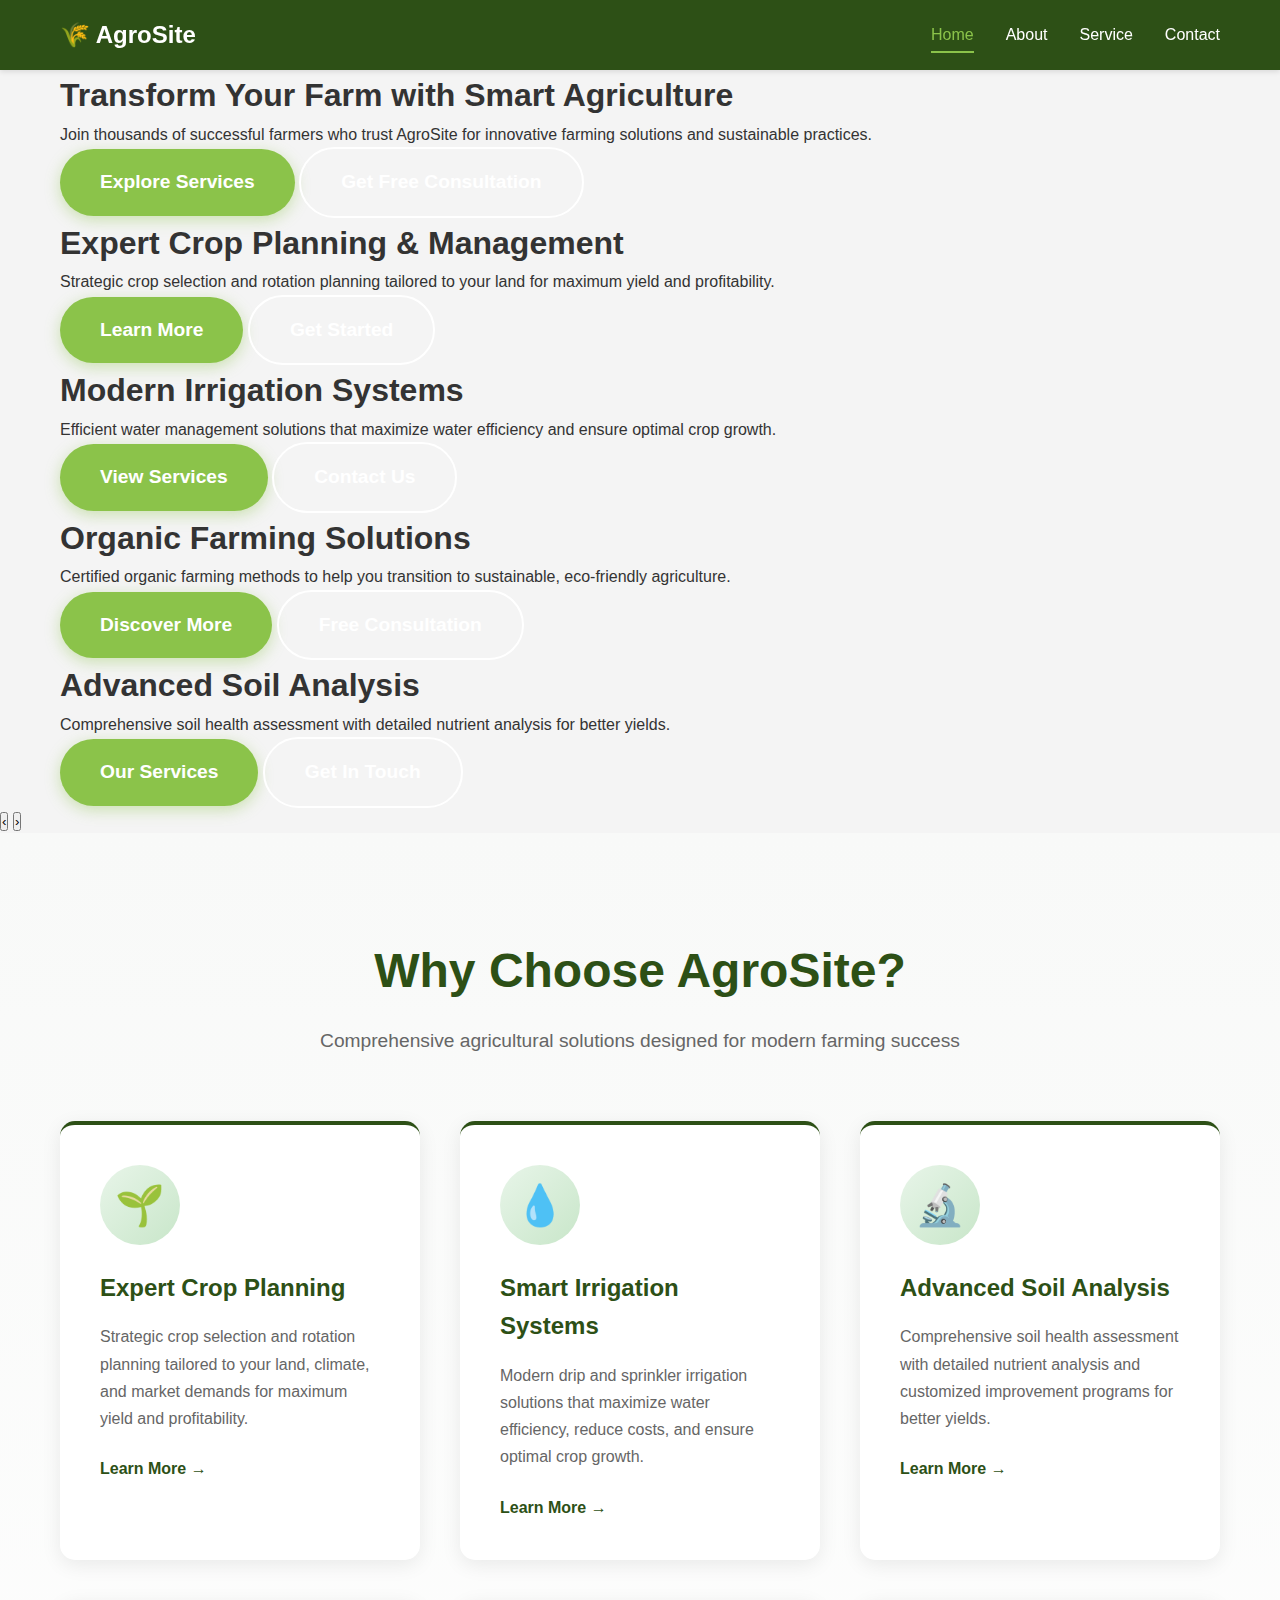
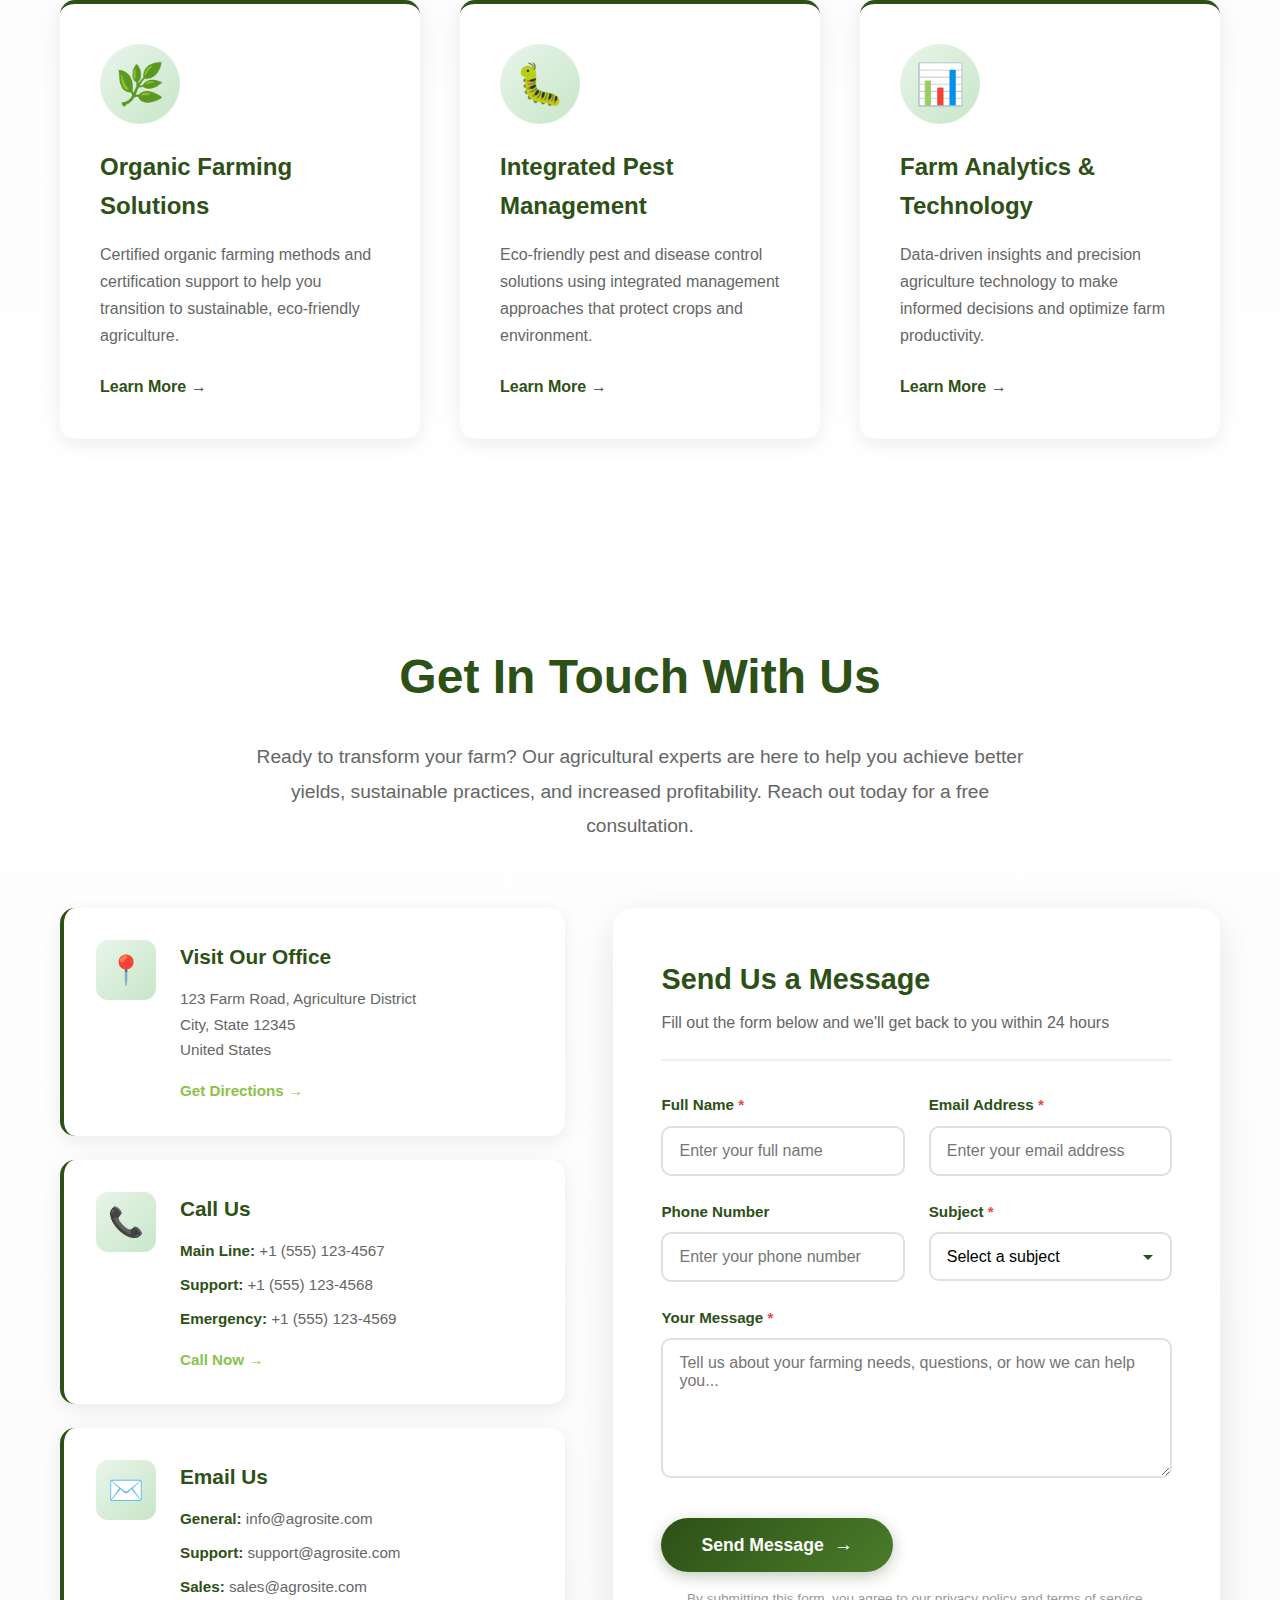
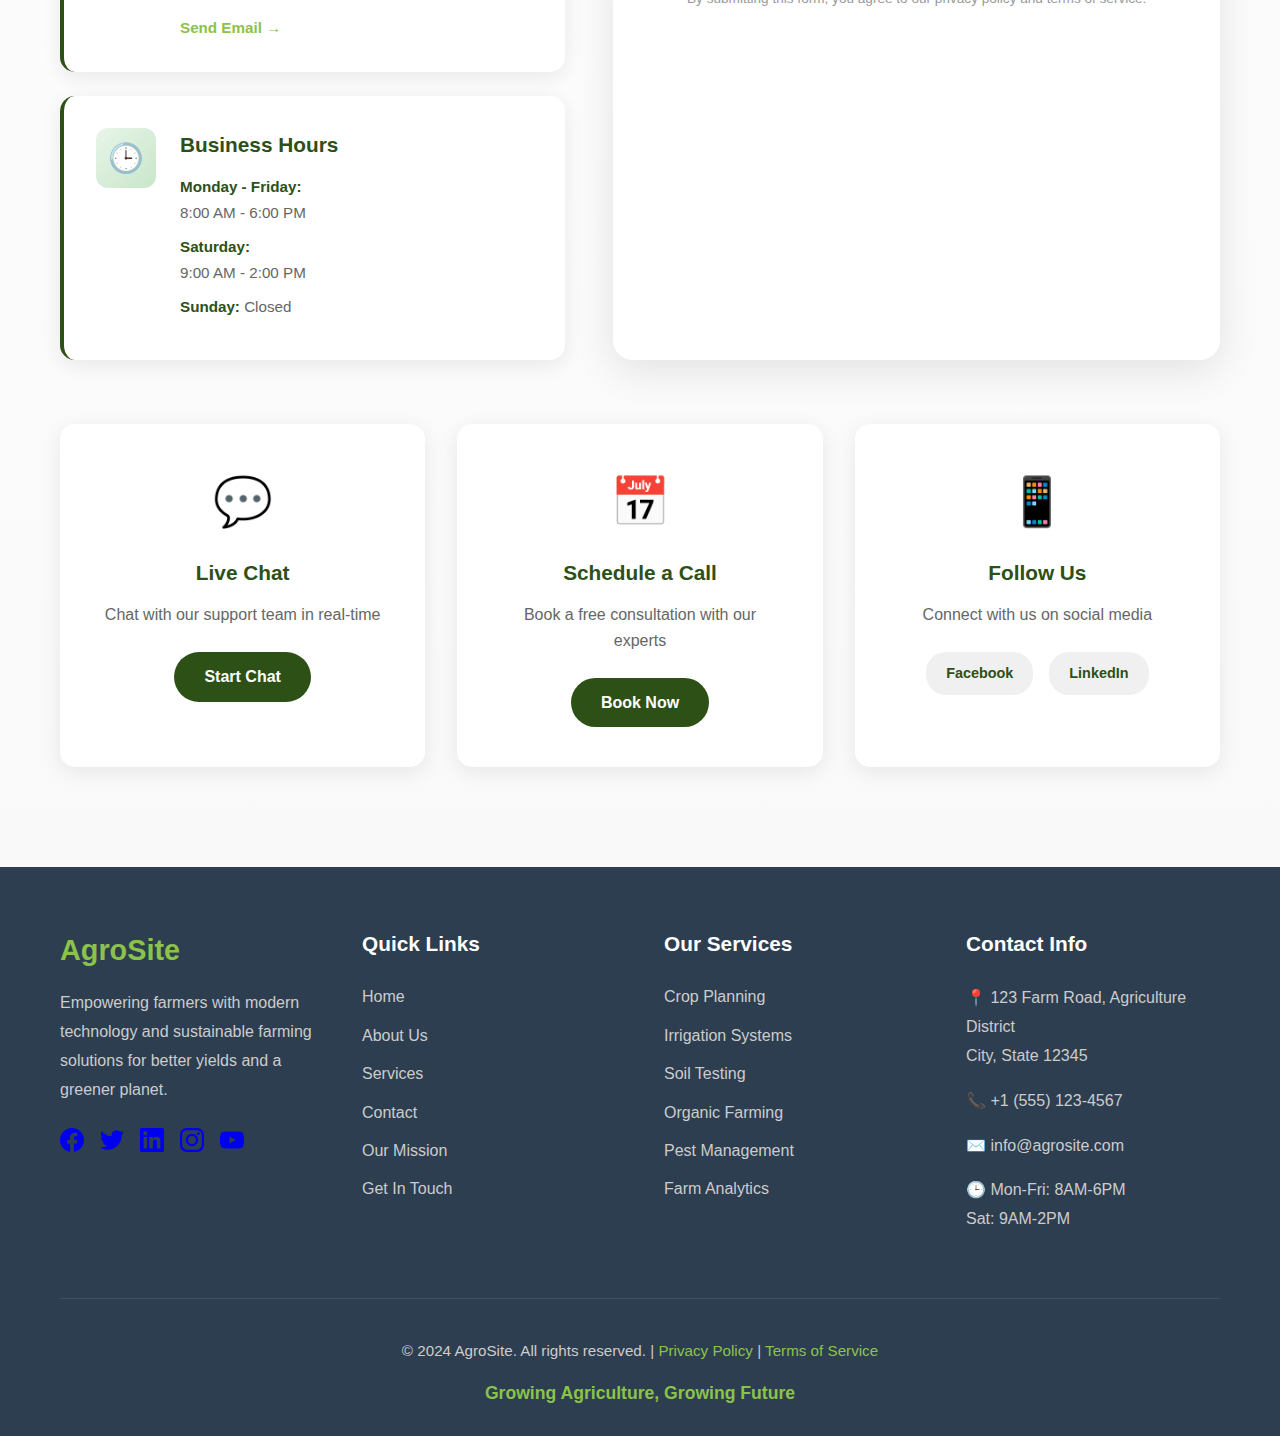
<file: index.html>
<!DOCTYPE html>
<html lang="en">
<head>
    <meta charset="UTF-8">
    <meta name="viewport" content="width=device-width, initial-scale=1.0">
    <title>AgroSite - Modern Agriculture Solutions</title>
    <link rel="stylesheet" href="styles.css">
</head>
<body>
    <nav class="navbar">
        <div class="nav-container">
            <div class="logo">
                <a href="index.html">
                    <span class="logo-icon">🌾</span>
                    <span class="logo-text">AgroSite</span>
                </a>
            </div>
            <ul class="nav-menu">
                <li><a href="index.html" class="nav-link active">Home</a></li>
                <li><a href="about.html" class="nav-link">About</a></li>
                <li><a href="service.html" class="nav-link">Service</a></li>
                <li><a href="contact.html" class="nav-link">Contact</a></li>
            </ul>
            <div class="hamburger">
                <span></span>
                <span></span>
                <span></span>
            </div>
        </div>
    </nav>

    <!-- Hero Slider Section -->
    <section class="hero-slider-section">
        <div class="hero-slider">
            <!-- Slide 1 -->
            <div class="hero-slide active" style="background-image: url('https://images.unsplash.com/photo-1500937386664-56d1dfef3854?w=1920&h=1080&fit=crop');">
                <div class="hero-overlay-slider"></div>
                <div class="container">
                    <div class="hero-content-slider">
                        <h1 class="hero-title-slider">Transform Your Farm with <span class="highlight">Smart Agriculture</span></h1>
                        <p class="hero-subtitle-slider">Join thousands of successful farmers who trust AgroSite for innovative farming solutions and sustainable practices.</p>
                        <div class="hero-buttons-slider">
                            <a href="service.html" class="btn btn-hero-primary">Explore Services</a>
                            <a href="contact.html" class="btn btn-hero-secondary">Get Free Consultation</a>
                        </div>
                    </div>
                </div>
            </div>

            <!-- Slide 2 -->
            <div class="hero-slide" style="background-image: url('https://images.unsplash.com/photo-1625246333195-78d9c38ad449?w=1920&h=1080&fit=crop');">
                <div class="hero-overlay-slider"></div>
                <div class="container">
                    <div class="hero-content-slider">
                        <h1 class="hero-title-slider">Expert <span class="highlight">Crop Planning</span> & Management</h1>
                        <p class="hero-subtitle-slider">Strategic crop selection and rotation planning tailored to your land for maximum yield and profitability.</p>
                        <div class="hero-buttons-slider">
                            <a href="service.html" class="btn btn-hero-primary">Learn More</a>
                            <a href="contact.html" class="btn btn-hero-secondary">Get Started</a>
                        </div>
                    </div>
                </div>
            </div>

            <!-- Slide 3 -->
            <div class="hero-slide" style="background-image: url('https://images.unsplash.com/photo-1574943320219-553eb213f72d?w=1920&h=1080&fit=crop');">
                <div class="hero-overlay-slider"></div>
                <div class="container">
                    <div class="hero-content-slider">
                        <h1 class="hero-title-slider">Modern <span class="highlight">Irrigation Systems</span></h1>
                        <p class="hero-subtitle-slider">Efficient water management solutions that maximize water efficiency and ensure optimal crop growth.</p>
                        <div class="hero-buttons-slider">
                            <a href="service.html" class="btn btn-hero-primary">View Services</a>
                            <a href="contact.html" class="btn btn-hero-secondary">Contact Us</a>
                        </div>
                    </div>
                </div>
            </div>

            <!-- Slide 4 -->
            <div class="hero-slide" style="background-image: url('https://images.unsplash.com/photo-1593113598332-cd288d649433?w=1920&h=1080&fit=crop');">
                <div class="hero-overlay-slider"></div>
                <div class="container">
                    <div class="hero-content-slider">
                        <h1 class="hero-title-slider">Organic <span class="highlight">Farming Solutions</span></h1>
                        <p class="hero-subtitle-slider">Certified organic farming methods to help you transition to sustainable, eco-friendly agriculture.</p>
                        <div class="hero-buttons-slider">
                            <a href="service.html" class="btn btn-hero-primary">Discover More</a>
                            <a href="contact.html" class="btn btn-hero-secondary">Free Consultation</a>
                        </div>
                    </div>
                </div>
            </div>

            <!-- Slide 5 -->
            <div class="hero-slide" style="background-image: url('https://images.unsplash.com/photo-1464226184884-fa280b87c399?w=1920&h=1080&fit=crop');">
                <div class="hero-overlay-slider"></div>
                <div class="container">
                    <div class="hero-content-slider">
                        <h1 class="hero-title-slider">Advanced <span class="highlight">Soil Analysis</span></h1>
                        <p class="hero-subtitle-slider">Comprehensive soil health assessment with detailed nutrient analysis for better yields.</p>
                        <div class="hero-buttons-slider">
                            <a href="service.html" class="btn btn-hero-primary">Our Services</a>
                            <a href="contact.html" class="btn btn-hero-secondary">Get In Touch</a>
                        </div>
                    </div>
                </div>
            </div>
        </div>

        <!-- Slider Navigation Dots -->
        <div class="slider-dots">
            <span class="dot active" data-slide="0"></span>
            <span class="dot" data-slide="1"></span>
            <span class="dot" data-slide="2"></span>
            <span class="dot" data-slide="3"></span>
            <span class="dot" data-slide="4"></span>
        </div>

        <!-- Slider Navigation Arrows -->
        <button class="slider-arrow slider-prev" aria-label="Previous slide">‹</button>
        <button class="slider-arrow slider-next" aria-label="Next slide">›</button>
    </section>

    <!-- Features Boxes Section -->
    <section class="features-section">
        <div class="container">
            <div class="section-header">
                <h2 class="section-title-new">Why Choose AgroSite?</h2>
                <p class="section-subtitle-new">Comprehensive agricultural solutions designed for modern farming success</p>
            </div>
            <div class="features-grid">
                <div class="feature-box animate-box">
                    <div class="feature-icon-wrapper">
                        <span class="feature-icon">🌱</span>
                    </div>
                    <h3>Expert Crop Planning</h3>
                    <p>Strategic crop selection and rotation planning tailored to your land, climate, and market demands for maximum yield and profitability.</p>
                    <a href="service.html" class="feature-link">Learn More →</a>
                </div>
                
                <div class="feature-box animate-box">
                    <div class="feature-icon-wrapper">
                        <span class="feature-icon">💧</span>
                    </div>
                    <h3>Smart Irrigation Systems</h3>
                    <p>Modern drip and sprinkler irrigation solutions that maximize water efficiency, reduce costs, and ensure optimal crop growth.</p>
                    <a href="service.html" class="feature-link">Learn More →</a>
                </div>
                
                <div class="feature-box animate-box">
                    <div class="feature-icon-wrapper">
                        <span class="feature-icon">🔬</span>
                    </div>
                    <h3>Advanced Soil Analysis</h3>
                    <p>Comprehensive soil health assessment with detailed nutrient analysis and customized improvement programs for better yields.</p>
                    <a href="service.html" class="feature-link">Learn More →</a>
                </div>
                
                <div class="feature-box animate-box">
                    <div class="feature-icon-wrapper">
                        <span class="feature-icon">🌿</span>
                    </div>
                    <h3>Organic Farming Solutions</h3>
                    <p>Certified organic farming methods and certification support to help you transition to sustainable, eco-friendly agriculture.</p>
                    <a href="service.html" class="feature-link">Learn More →</a>
                </div>
                
                <div class="feature-box animate-box">
                    <div class="feature-icon-wrapper">
                        <span class="feature-icon">🐛</span>
                    </div>
                    <h3>Integrated Pest Management</h3>
                    <p>Eco-friendly pest and disease control solutions using integrated management approaches that protect crops and environment.</p>
                    <a href="service.html" class="feature-link">Learn More →</a>
                </div>
                
                <div class="feature-box animate-box">
                    <div class="feature-icon-wrapper">
                        <span class="feature-icon">📊</span>
                    </div>
                    <h3>Farm Analytics & Technology</h3>
                    <p>Data-driven insights and precision agriculture technology to make informed decisions and optimize farm productivity.</p>
                    <a href="service.html" class="feature-link">Learn More →</a>
                </div>
            </div>
        </div>
    </section>

    <!-- Contact Section -->
    <section id="contact" class="contact-section-new">
        <div class="container">
            <div class="contact-header">
                <h2 class="contact-title">Get In Touch With Us</h2>
                <p class="contact-description">Ready to transform your farm? Our agricultural experts are here to help you achieve better yields, sustainable practices, and increased profitability. Reach out today for a free consultation.</p>
            </div>

            <div class="contact-wrapper">
                <!-- Contact Information Cards -->
                <div class="contact-info-new">
                    <div class="info-card">
                        <div class="info-icon-wrapper">
                            <span class="info-icon">📍</span>
                        </div>
                        <div class="info-content">
                            <h3>Visit Our Office</h3>
                            <p>123 Farm Road, Agriculture District<br>City, State 12345<br>United States</p>
                            <a href="#" class="info-link">Get Directions →</a>
                        </div>
                    </div>

                    <div class="info-card">
                        <div class="info-icon-wrapper">
                            <span class="info-icon">📞</span>
                        </div>
                        <div class="info-content">
                            <h3>Call Us</h3>
                            <p><strong>Main Line:</strong> +1 (555) 123-4567</p>
                            <p><strong>Support:</strong> +1 (555) 123-4568</p>
                            <p><strong>Emergency:</strong> +1 (555) 123-4569</p>
                            <a href="tel:+15551234567" class="info-link">Call Now →</a>
                        </div>
                    </div>

                    <div class="info-card">
                        <div class="info-icon-wrapper">
                            <span class="info-icon">✉️</span>
                        </div>
                        <div class="info-content">
                            <h3>Email Us</h3>
                            <p><strong>General:</strong> info@agrosite.com</p>
                            <p><strong>Support:</strong> support@agrosite.com</p>
                            <p><strong>Sales:</strong> sales@agrosite.com</p>
                            <a href="mailto:info@agrosite.com" class="info-link">Send Email →</a>
                        </div>
                    </div>

                    <div class="info-card">
                        <div class="info-icon-wrapper">
                            <span class="info-icon">🕒</span>
                        </div>
                        <div class="info-content">
                            <h3>Business Hours</h3>
                            <p><strong>Monday - Friday:</strong><br>8:00 AM - 6:00 PM</p>
                            <p><strong>Saturday:</strong><br>9:00 AM - 2:00 PM</p>
                            <p><strong>Sunday:</strong> Closed</p>
                        </div>
                    </div>
                </div>

                <!-- Contact Form -->
                <div class="contact-form-new">
                    <div class="form-header">
                        <h3>Send Us a Message</h3>
                        <p>Fill out the form below and we'll get back to you within 24 hours</p>
                    </div>
                    <form id="contactForm" class="contact-form-wrapper">
                        <div class="form-row">
                            <div class="form-group-new">
                                <label for="name">Full Name <span class="required">*</span></label>
                                <input type="text" id="name" name="name" placeholder="Enter your full name" required>
                            </div>
                            <div class="form-group-new">
                                <label for="email">Email Address <span class="required">*</span></label>
                                <input type="email" id="email" name="email" placeholder="Enter your email address" required>
                            </div>
                        </div>
                        <div class="form-row">
                            <div class="form-group-new">
                                <label for="phone">Phone Number</label>
                                <input type="tel" id="phone" name="phone" placeholder="Enter your phone number">
                            </div>
                            <div class="form-group-new">
                                <label for="subject">Subject <span class="required">*</span></label>
                                <select id="subject" name="subject" required>
                                    <option value="">Select a subject</option>
                                    <option value="general">General Inquiry</option>
                                    <option value="service">Service Information</option>
                                    <option value="consultation">Free Consultation</option>
                                    <option value="support">Technical Support</option>
                                    <option value="partnership">Partnership Opportunity</option>
                                    <option value="other">Other</option>
                                </select>
                            </div>
                        </div>
                        <div class="form-group-new">
                            <label for="message">Your Message <span class="required">*</span></label>
                            <textarea id="message" name="message" rows="6" placeholder="Tell us about your farming needs, questions, or how we can help you..." required></textarea>
                        </div>
                        <div class="form-submit">
                            <button type="submit" class="btn-submit">
                                <span>Send Message</span>
                                <span class="btn-icon">→</span>
                            </button>
                            <p class="form-note">By submitting this form, you agree to our privacy policy and terms of service.</p>
                        </div>
                    </form>
                </div>
            </div>

            <!-- Additional Contact Options -->
            <div class="contact-options">
                <div class="option-card">
                    <div class="option-icon">💬</div>
                    <h4>Live Chat</h4>
                    <p>Chat with our support team in real-time</p>
                    <a href="#" class="option-btn">Start Chat</a>
                </div>
                <div class="option-card">
                    <div class="option-icon">📅</div>
                    <h4>Schedule a Call</h4>
                    <p>Book a free consultation with our experts</p>
                    <a href="#" class="option-btn">Book Now</a>
                </div>
                <div class="option-card">
                    <div class="option-icon">📱</div>
                    <h4>Follow Us</h4>
                    <p>Connect with us on social media</p>
                    <div class="social-buttons">
                        <a href="#" class="social-btn">Facebook</a>
                        <a href="#" class="social-btn">LinkedIn</a>
                    </div>
                </div>
            </div>
        </div>
    </section>

    <!-- Footer -->
    <footer class="footer">
        <div class="container">
            <div class="footer-content">
                <div class="footer-section">
                    <h3>AgroSite</h3>
                    <p>Empowering farmers with modern technology and sustainable farming solutions for better yields and a greener planet.</p>
                    <div class="social-icons">
                        <a href="#" class="social-icon" aria-label="Facebook" target="_blank">
                            <svg width="24" height="24" viewBox="0 0 24 24" fill="currentColor">
                                <path d="M24 12.073c0-6.627-5.373-12-12-12s-12 5.373-12 12c0 5.99 4.388 10.954 10.125 11.854v-8.385H7.078v-3.47h3.047V9.43c0-3.007 1.792-4.669 4.533-4.669 1.312 0 2.686.235 2.686.235v2.953H15.83c-1.491 0-1.956.925-1.956 1.874v2.25h3.328l-.532 3.47h-2.796v8.385C19.612 23.027 24 18.062 24 12.073z"/>
                            </svg>
                        </a>
                        <a href="#" class="social-icon" aria-label="Twitter" target="_blank">
                            <svg width="24" height="24" viewBox="0 0 24 24" fill="currentColor">
                                <path d="M23.953 4.57a10 10 0 01-2.825.775 4.958 4.958 0 002.163-2.723c-.951.555-2.005.959-3.127 1.184a4.92 4.92 0 00-8.384 4.482C7.69 8.095 4.067 6.13 1.64 3.162a4.822 4.822 0 00-.666 2.475c0 1.71.87 3.213 2.188 4.096a4.904 4.904 0 01-2.228-.616v.06a4.923 4.923 0 003.946 4.827 4.996 4.996 0 01-2.212.085 4.936 4.936 0 004.604 3.417 9.867 9.867 0 01-6.102 2.105c-.39 0-.779-.023-1.17-.067a13.995 13.995 0 007.557 2.209c9.053 0 13.998-7.496 13.998-13.985 0-.21 0-.42-.015-.63A9.935 9.935 0 0024 4.59z"/>
                            </svg>
                        </a>
                        <a href="#" class="social-icon" aria-label="LinkedIn" target="_blank">
                            <svg width="24" height="24" viewBox="0 0 24 24" fill="currentColor">
                                <path d="M20.447 20.452h-3.554v-5.569c0-1.328-.027-3.037-1.852-3.037-1.853 0-2.136 1.445-2.136 2.939v5.667H9.351V9h3.414v1.561h.046c.477-.9 1.637-1.85 3.37-1.85 3.601 0 4.267 2.37 4.267 5.455v6.286zM5.337 7.433c-1.144 0-2.063-.926-2.063-2.065 0-1.138.92-2.063 2.063-2.063 1.14 0 2.064.925 2.064 2.063 0 1.139-.925 2.065-2.064 2.065zm1.782 13.019H3.555V9h3.564v11.452zM22.225 0H1.771C.792 0 0 .774 0 1.729v20.542C0 23.227.792 24 1.771 24h20.451C23.2 24 24 23.227 24 22.271V1.729C24 .774 23.2 0 22.222 0h.003z"/>
                            </svg>
                        </a>
                        <a href="#" class="social-icon" aria-label="Instagram" target="_blank">
                            <svg width="24" height="24" viewBox="0 0 24 24" fill="currentColor">
                                <path d="M12 2.163c3.204 0 3.584.012 4.85.07 3.252.148 4.771 1.691 4.919 4.919.058 1.265.069 1.645.069 4.849 0 3.205-.012 3.584-.069 4.849-.149 3.225-1.664 4.771-4.919 4.919-1.266.058-1.644.07-4.85.07-3.204 0-3.584-.012-4.849-.07-3.26-.149-4.771-1.699-4.919-4.92-.058-1.265-.07-1.644-.07-4.849 0-3.204.013-3.583.07-4.849.149-3.227 1.664-4.771 4.919-4.919 1.266-.057 1.645-.069 4.849-.069zm0-2.163c-3.259 0-3.667.014-4.947.072-4.358.2-6.78 2.618-6.98 6.98-.059 1.281-.073 1.689-.073 4.948 0 3.259.014 3.668.072 4.948.2 4.358 2.618 6.78 6.98 6.98 1.281.058 1.689.072 4.948.072 3.259 0 3.668-.014 4.948-.072 4.354-.2 6.782-2.618 6.979-6.98.059-1.28.073-1.689.073-4.948 0-3.259-.014-3.667-.072-4.947-.196-4.354-2.617-6.78-6.979-6.98-1.281-.059-1.69-.073-4.949-.073zm0 5.838c-3.403 0-6.162 2.759-6.162 6.162s2.759 6.163 6.162 6.163 6.162-2.759 6.162-6.163c0-3.403-2.759-6.162-6.162-6.162zm0 10.162c-2.209 0-4-1.79-4-4 0-2.209 1.791-4 4-4s4 1.791 4 4c0 2.21-1.791 4-4 4zm6.406-11.845c-.796 0-1.441.645-1.441 1.44s.645 1.44 1.441 1.44c.795 0 1.439-.645 1.439-1.44s-.644-1.44-1.439-1.44z"/>
                            </svg>
                        </a>
                        <a href="#" class="social-icon" aria-label="YouTube" target="_blank">
                            <svg width="24" height="24" viewBox="0 0 24 24" fill="currentColor">
                                <path d="M23.498 6.186a3.016 3.016 0 0 0-2.122-2.136C19.505 3.545 12 3.545 12 3.545s-7.505 0-9.377.505A3.017 3.017 0 0 0 .502 6.186C0 8.07 0 12 0 12s0 3.93.502 5.814a3.016 3.016 0 0 0 2.122 2.136c1.871.505 9.376.505 9.376.505s7.505 0 9.377-.505a3.015 3.015 0 0 0 2.122-2.136C24 15.93 24 12 24 12s0-3.93-.502-5.814zM9.545 15.568V8.432L15.818 12l-6.273 3.568z"/>
                            </svg>
                        </a>
                    </div>
                </div>
                
                <div class="footer-section">
                    <h4>Quick Links</h4>
                    <ul class="footer-links">
                        <li><a href="index.html">Home</a></li>
                        <li><a href="about.html">About Us</a></li>
                        <li><a href="service.html">Services</a></li>
                        <li><a href="contact.html">Contact</a></li>
                        <li><a href="#about">Our Mission</a></li>
                        <li><a href="#contact">Get In Touch</a></li>
                    </ul>
                </div>
                
                <div class="footer-section">
                    <h4>Our Services</h4>
                    <ul class="footer-links">
                        <li><a href="service.html">Crop Planning</a></li>
                        <li><a href="service.html">Irrigation Systems</a></li>
                        <li><a href="service.html">Soil Testing</a></li>
                        <li><a href="service.html">Organic Farming</a></li>
                        <li><a href="service.html">Pest Management</a></li>
                        <li><a href="service.html">Farm Analytics</a></li>
                    </ul>
                </div>
                
                <div class="footer-section">
                    <h4>Contact Info</h4>
                    <ul class="footer-contact">
                        <li>📍 123 Farm Road, Agriculture District<br>City, State 12345</li>
                        <li>📞 +1 (555) 123-4567</li>
                        <li>✉️ info@agrosite.com</li>
                        <li>🕒 Mon-Fri: 8AM-6PM<br>Sat: 9AM-2PM</li>
                    </ul>
                </div>
            </div>
            
            <div class="footer-bottom">
                <p>&copy; 2024 AgroSite. All rights reserved. | <a href="#">Privacy Policy</a> | <a href="#">Terms of Service</a></p>
                <p class="footer-tagline">Growing Agriculture, Growing Future</p>
            </div>
        </div>
    </footer>

    <script src="script.js"></script>
</body>
</html>
</file>
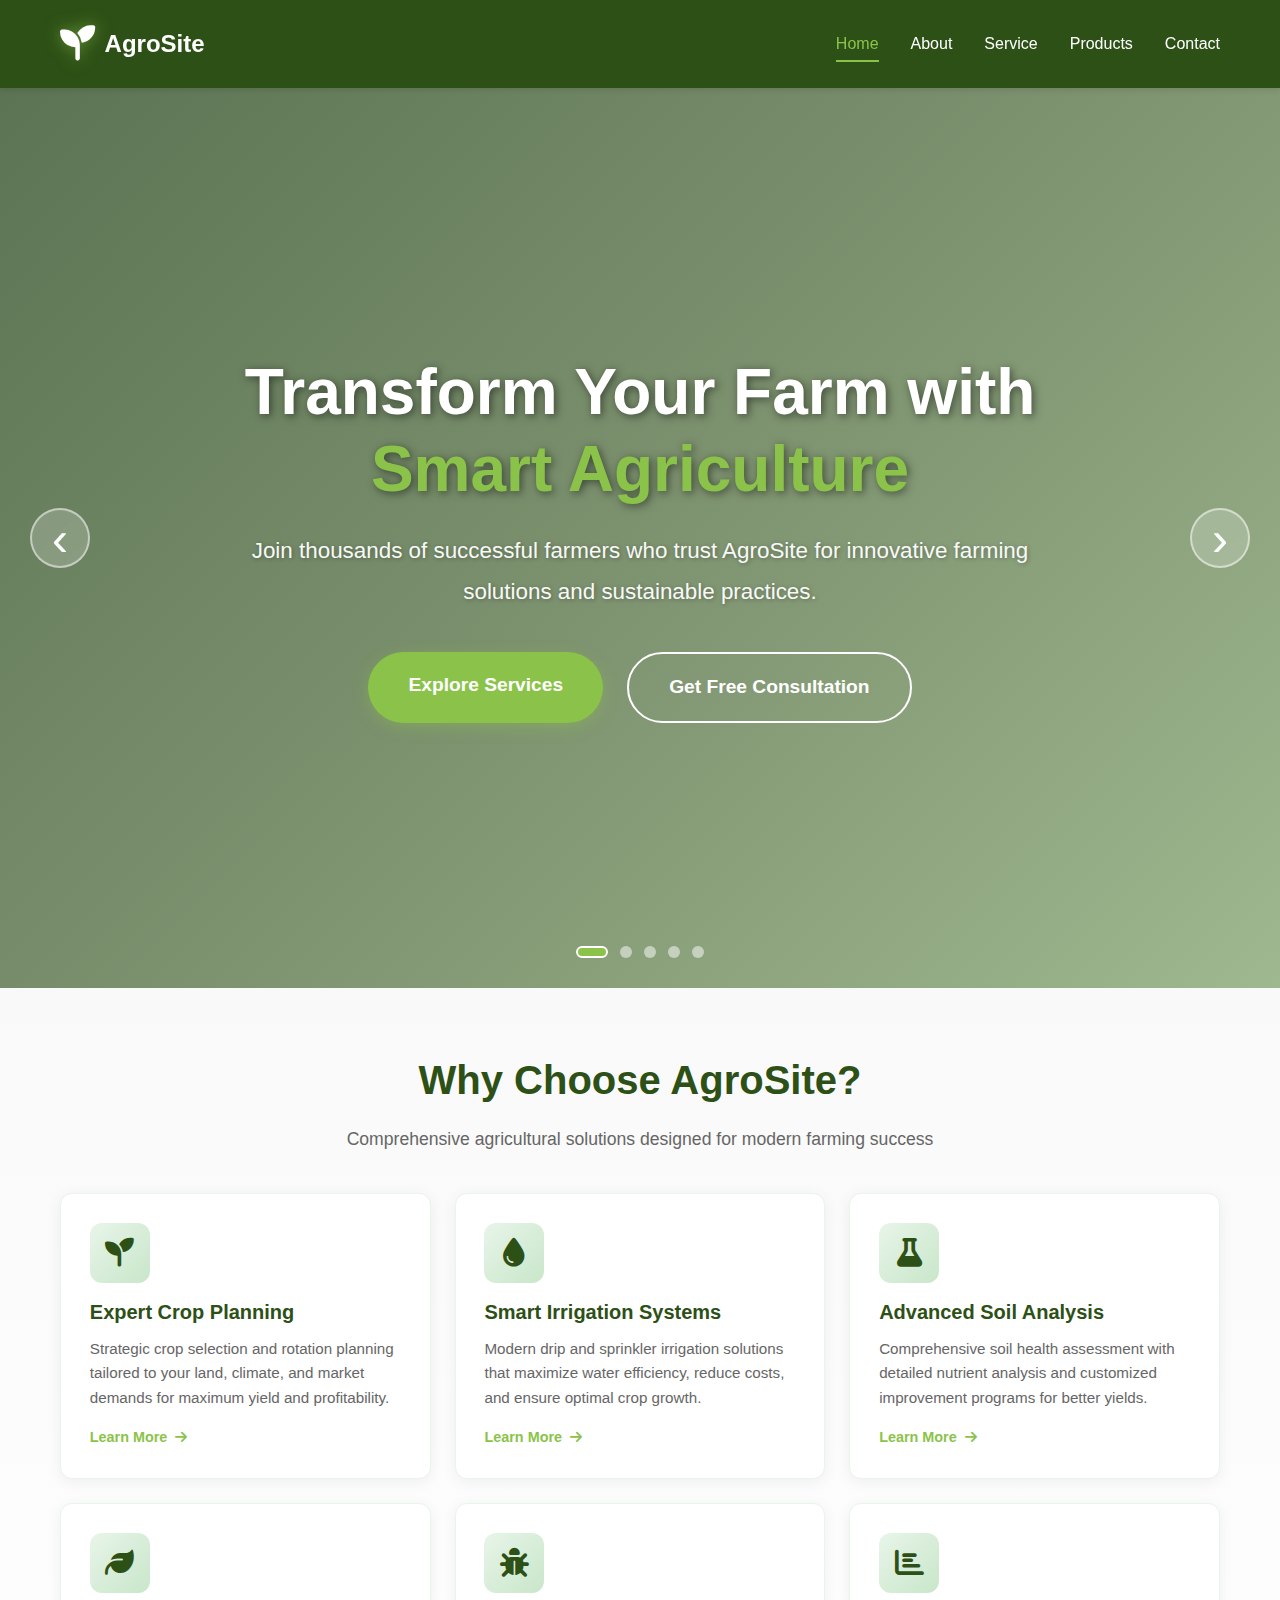
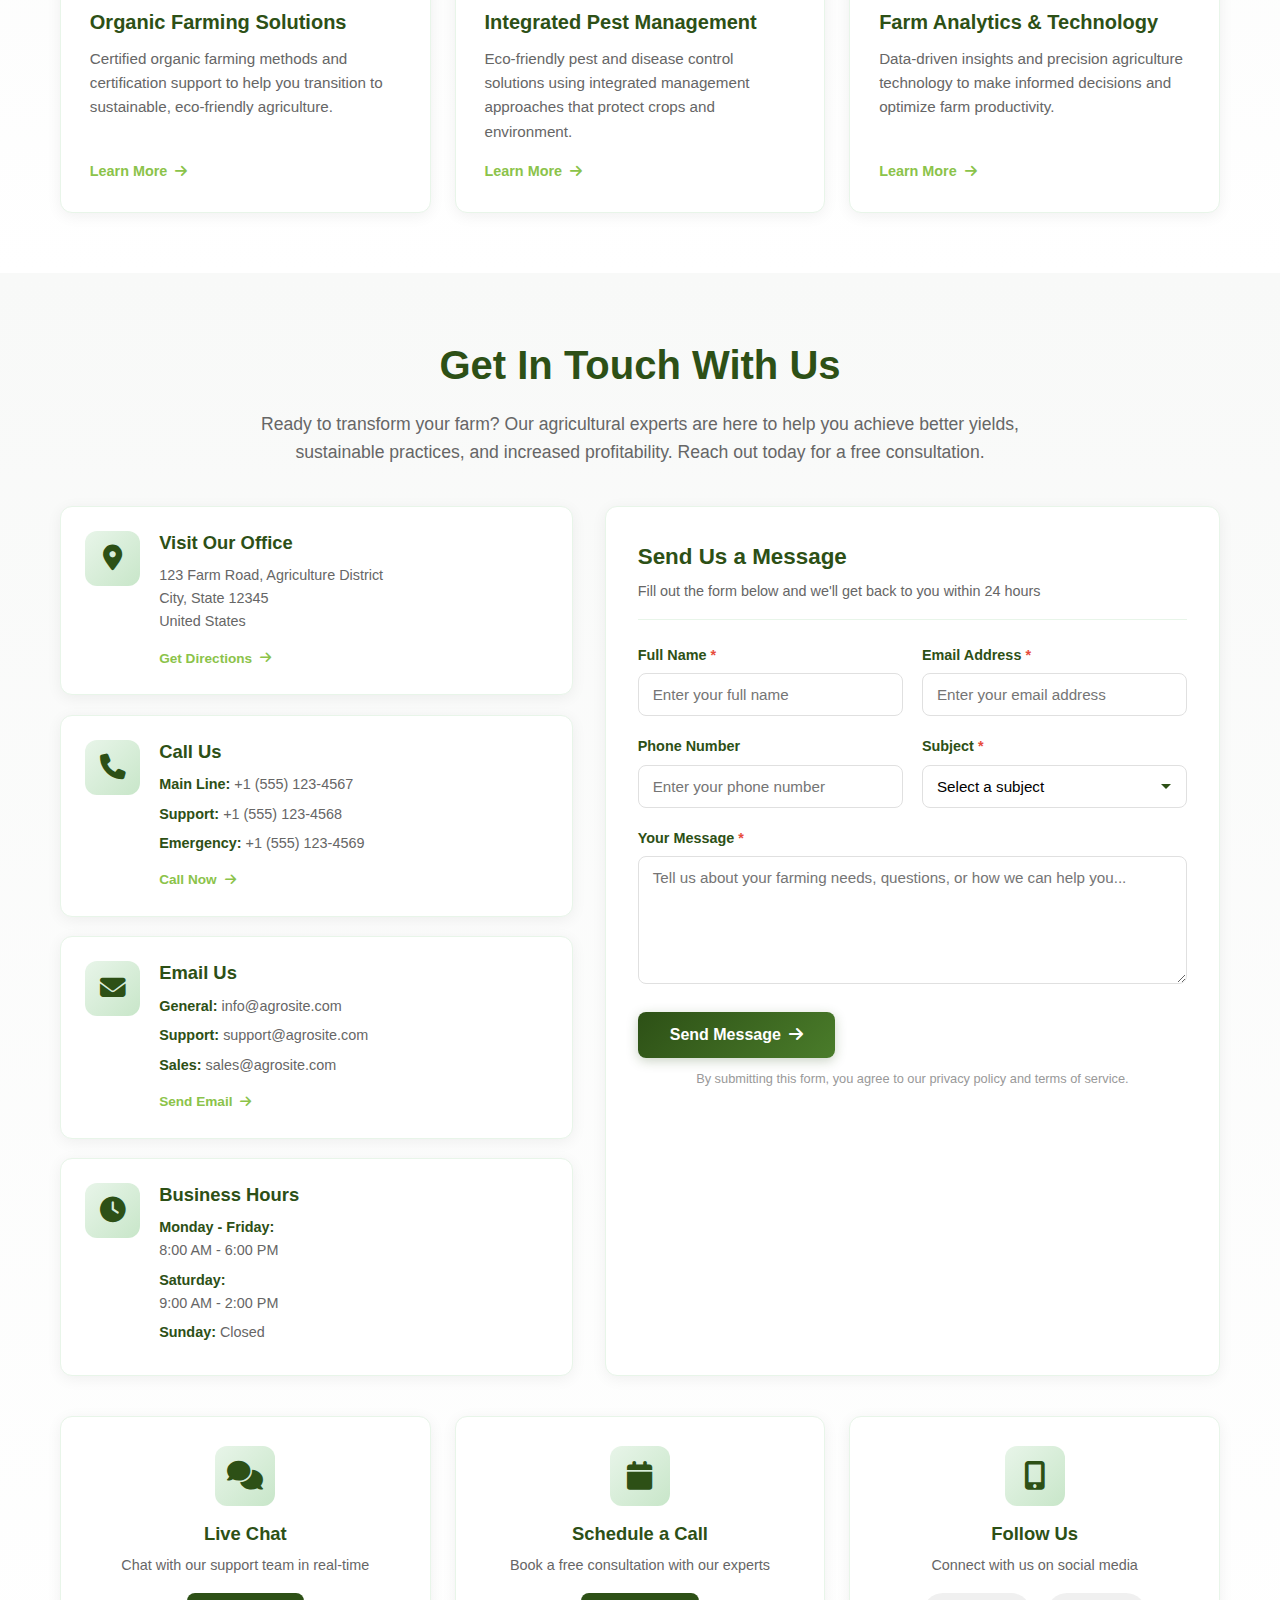
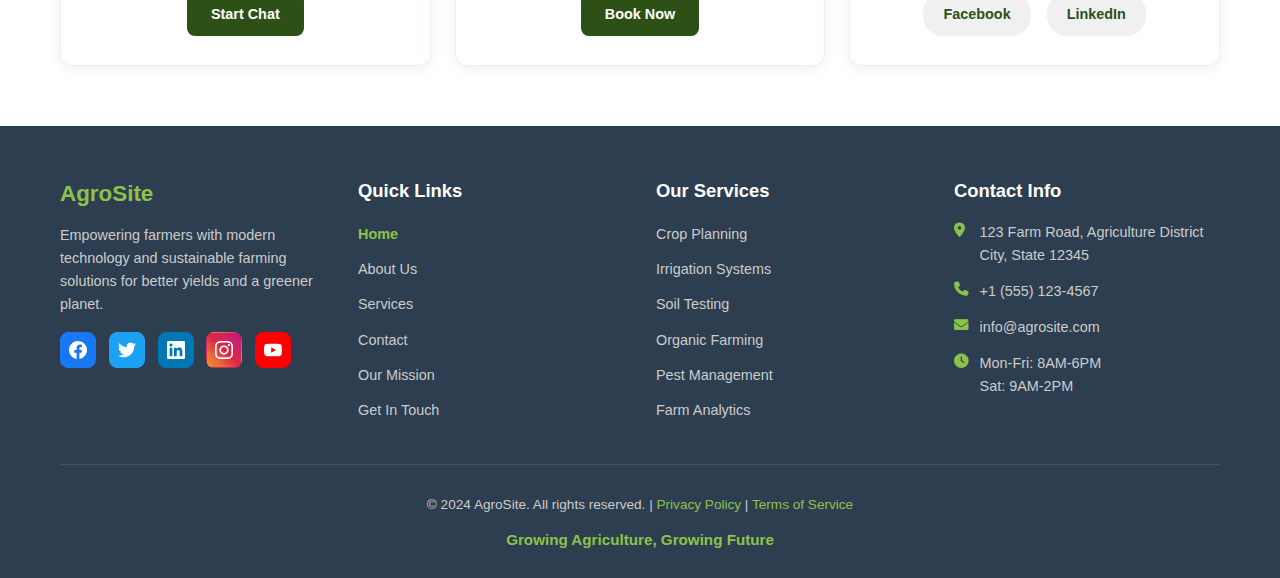
<file: Frontend/index.html>
<!DOCTYPE html>
<html lang="en">
<head>
    <meta charset="UTF-8">
    <meta name="viewport" content="width=device-width, initial-scale=1.0">
    <title>AgroSite - Modern Agriculture Solutions</title>
    <link rel="stylesheet" href="https://cdnjs.cloudflare.com/ajax/libs/font-awesome/6.4.0/css/all.min.css">
    <link rel="stylesheet" href="styles.css">
</head>
<body>
    <nav class="navbar">
        <div class="nav-container">
            <div class="logo">
                <a href="index.html">
                    <span class="logo-icon"><i class="fa fa-seedling"></i></span>
                    <span class="logo-text">AgroSite</span>
                </a>
            </div>
            <ul class="nav-menu">
                <li><a href="index.html" class="nav-link active">Home</a></li>
                <li><a href="about.html" class="nav-link">About</a></li>
                <li><a href="service.html" class="nav-link">Service</a></li>
                <li><a href="products.html" class="nav-link">Products</a></li>
                <li><a href="contact.html" class="nav-link">Contact</a></li>
            </ul>
            <div class="hamburger">
                <span></span>
                <span></span>
                <span></span>
            </div>
        </div>
    </nav>

    <!-- Hero Slider Section -->
    <section class="hero-slider-section">
        <div class="hero-slider">
            <!-- Slide 1 -->
            <div class="hero-slide active" style="background-image: url('https://images.unsplash.com/photo-1500937386664-56d1dfef3854?w=1920&h=1080&fit=crop');">
                <div class="hero-overlay-slider"></div>
                <div class="container">
                    <div class="hero-content-slider">
                        <h1 class="hero-title-slider">Transform Your Farm with <span class="highlight">Smart Agriculture</span></h1>
                        <p class="hero-subtitle-slider">Join thousands of successful farmers who trust AgroSite for innovative farming solutions and sustainable practices.</p>
                        <div class="hero-buttons-slider">
                            <a href="service.html" class="btn btn-hero-primary">Explore Services</a>
                            <a href="contact.html" class="btn btn-hero-secondary">Get Free Consultation</a>
                        </div>
                    </div>
                </div>
            </div>

            <!-- Slide 2 -->
            <div class="hero-slide" style="background-image: url('https://images.unsplash.com/photo-1625246333195-78d9c38ad449?w=1920&h=1080&fit=crop');">
                <div class="hero-overlay-slider"></div>
                <div class="container">
                    <div class="hero-content-slider">
                        <h1 class="hero-title-slider">Expert <span class="highlight">Crop Planning</span> & Management</h1>
                        <p class="hero-subtitle-slider">Strategic crop selection and rotation planning tailored to your land for maximum yield and profitability.</p>
                        <div class="hero-buttons-slider">
                            <a href="service.html" class="btn btn-hero-primary">Learn More</a>
                            <a href="contact.html" class="btn btn-hero-secondary">Get Started</a>
                        </div>
                    </div>
                </div>
            </div>

            <!-- Slide 3 -->
            <div class="hero-slide" style="background-image: url('https://images.unsplash.com/photo-1574943320219-553eb213f72d?w=1920&h=1080&fit=crop');">
                <div class="hero-overlay-slider"></div>
                <div class="container">
                    <div class="hero-content-slider">
                        <h1 class="hero-title-slider">Modern <span class="highlight">Irrigation Systems</span></h1>
                        <p class="hero-subtitle-slider">Efficient water management solutions that maximize water efficiency and ensure optimal crop growth.</p>
                        <div class="hero-buttons-slider">
                            <a href="service.html" class="btn btn-hero-primary">View Services</a>
                            <a href="contact.html" class="btn btn-hero-secondary">Contact Us</a>
                        </div>
                    </div>
                </div>
            </div>

            <!-- Slide 4 -->
            <div class="hero-slide" style="background-image: url('https://images.unsplash.com/photo-1593113598332-cd288d649433?w=1920&h=1080&fit=crop');">
                <div class="hero-overlay-slider"></div>
                <div class="container">
                    <div class="hero-content-slider">
                        <h1 class="hero-title-slider">Organic <span class="highlight">Farming Solutions</span></h1>
                        <p class="hero-subtitle-slider">Certified organic farming methods to help you transition to sustainable, eco-friendly agriculture.</p>
                        <div class="hero-buttons-slider">
                            <a href="service.html" class="btn btn-hero-primary">Discover More</a>
                            <a href="contact.html" class="btn btn-hero-secondary">Free Consultation</a>
                        </div>
                    </div>
                </div>
            </div>

            <!-- Slide 5 -->
            <div class="hero-slide" style="background-image: url('https://images.unsplash.com/photo-1464226184884-fa280b87c399?w=1920&h=1080&fit=crop');">
                <div class="hero-overlay-slider"></div>
                <div class="container">
                    <div class="hero-content-slider">
                        <h1 class="hero-title-slider">Advanced <span class="highlight">Soil Analysis</span></h1>
                        <p class="hero-subtitle-slider">Comprehensive soil health assessment with detailed nutrient analysis for better yields.</p>
                        <div class="hero-buttons-slider">
                            <a href="service.html" class="btn btn-hero-primary">Our Services</a>
                            <a href="contact.html" class="btn btn-hero-secondary">Get In Touch</a>
                        </div>
                    </div>
                </div>
            </div>
        </div>

        <!-- Slider Navigation Dots -->
        <div class="slider-dots">
            <span class="dot active" data-slide="0"></span>
            <span class="dot" data-slide="1"></span>
            <span class="dot" data-slide="2"></span>
            <span class="dot" data-slide="3"></span>
            <span class="dot" data-slide="4"></span>
        </div>

        <!-- Slider Navigation Arrows -->
        <button class="slider-arrow slider-prev" aria-label="Previous slide">‹</button>
        <button class="slider-arrow slider-next" aria-label="Next slide">›</button>
    </section>

    <!-- Features Boxes Section -->
    <section class="features-section">
        <div class="container">
            <div class="section-header">
                <h2 class="section-title-new">Why Choose AgroSite?</h2>
                <p class="section-subtitle-new">Comprehensive agricultural solutions designed for modern farming success</p>
            </div>
            <div class="features-grid">
                <div class="feature-box animate-box">
                    <div class="feature-icon-wrapper">
                        <span class="feature-icon"><i class="fa fa-seedling"></i></span>
                    </div>
                    <h3>Expert Crop Planning</h3>
                    <p>Strategic crop selection and rotation planning tailored to your land, climate, and market demands for maximum yield and profitability.</p>
                    <a href="service.html" class="feature-link">Learn More <i class="fa fa-arrow-right"></i></a>
                </div>
                
                <div class="feature-box animate-box">
                    <div class="feature-icon-wrapper">
                        <span class="feature-icon"><i class="fa fa-tint"></i></span>
                    </div>
                    <h3>Smart Irrigation Systems</h3>
                    <p>Modern drip and sprinkler irrigation solutions that maximize water efficiency, reduce costs, and ensure optimal crop growth.</p>
                    <a href="service.html" class="feature-link">Learn More <i class="fa fa-arrow-right"></i></a>
                </div>
                
                <div class="feature-box animate-box">
                    <div class="feature-icon-wrapper">
                        <span class="feature-icon"><i class="fa fa-flask"></i></span>
                    </div>
                    <h3>Advanced Soil Analysis</h3>
                    <p>Comprehensive soil health assessment with detailed nutrient analysis and customized improvement programs for better yields.</p>
                    <a href="service.html" class="feature-link">Learn More <i class="fa fa-arrow-right"></i></a>
                </div>
                
                <div class="feature-box animate-box">
                    <div class="feature-icon-wrapper">
                        <span class="feature-icon"><i class="fa fa-leaf"></i></span>
                    </div>
                    <h3>Organic Farming Solutions</h3>
                    <p>Certified organic farming methods and certification support to help you transition to sustainable, eco-friendly agriculture.</p>
                    <a href="service.html" class="feature-link">Learn More <i class="fa fa-arrow-right"></i></a>
                </div>
                
                <div class="feature-box animate-box">
                    <div class="feature-icon-wrapper">
                        <span class="feature-icon"><i class="fa fa-bug"></i></span>
                    </div>
                    <h3>Integrated Pest Management</h3>
                    <p>Eco-friendly pest and disease control solutions using integrated management approaches that protect crops and environment.</p>
                    <a href="service.html" class="feature-link">Learn More <i class="fa fa-arrow-right"></i></a>
                </div>
                
                <div class="feature-box animate-box">
                    <div class="feature-icon-wrapper">
                        <span class="feature-icon"><i class="fa fa-chart-bar"></i></span>
                    </div>
                    <h3>Farm Analytics & Technology</h3>
                    <p>Data-driven insights and precision agriculture technology to make informed decisions and optimize farm productivity.</p>
                    <a href="service.html" class="feature-link">Learn More <i class="fa fa-arrow-right"></i></a>
                </div>
            </div>
        </div>
    </section>

    <!-- Contact Section -->
    <section id="contact" class="contact-section-new">
        <div class="container">
            <div class="contact-header">
                <h2 class="contact-title">Get In Touch With Us</h2>
                <p class="contact-description">Ready to transform your farm? Our agricultural experts are here to help you achieve better yields, sustainable practices, and increased profitability. Reach out today for a free consultation.</p>
            </div>

            <div class="contact-wrapper">
                <!-- Contact Information Cards -->
                <div class="contact-info-new">
                    <div class="info-card">
                        <div class="info-icon-wrapper">
                            <span class="info-icon"><i class="fa fa-map-marker-alt"></i></span>
                        </div>
                        <div class="info-content">
                            <h3>Visit Our Office</h3>
                            <p>123 Farm Road, Agriculture District<br>City, State 12345<br>United States</p>
                            <a href="#" class="info-link">Get Directions <i class="fa fa-arrow-right"></i></a>
                        </div>
                    </div>

                    <div class="info-card">
                        <div class="info-icon-wrapper">
                            <span class="info-icon"><i class="fa fa-phone"></i></span>
                        </div>
                        <div class="info-content">
                            <h3>Call Us</h3>
                            <p><strong>Main Line:</strong> +1 (555) 123-4567</p>
                            <p><strong>Support:</strong> +1 (555) 123-4568</p>
                            <p><strong>Emergency:</strong> +1 (555) 123-4569</p>
                            <a href="tel:+15551234567" class="info-link">Call Now <i class="fa fa-arrow-right"></i></a>
                        </div>
                    </div>

                    <div class="info-card">
                        <div class="info-icon-wrapper">
                            <span class="info-icon"><i class="fa fa-envelope"></i></span>
                        </div>
                        <div class="info-content">
                            <h3>Email Us</h3>
                            <p><strong>General:</strong> info@agrosite.com</p>
                            <p><strong>Support:</strong> support@agrosite.com</p>
                            <p><strong>Sales:</strong> sales@agrosite.com</p>
                            <a href="mailto:info@agrosite.com" class="info-link">Send Email <i class="fa fa-arrow-right"></i></a>
                        </div>
                    </div>

                    <div class="info-card">
                        <div class="info-icon-wrapper">
                            <span class="info-icon"><i class="fa fa-clock"></i></span>
                        </div>
                        <div class="info-content">
                            <h3>Business Hours</h3>
                            <p><strong>Monday - Friday:</strong><br>8:00 AM - 6:00 PM</p>
                            <p><strong>Saturday:</strong><br>9:00 AM - 2:00 PM</p>
                            <p><strong>Sunday:</strong> Closed</p>
                        </div>
                    </div>
                </div>

                <!-- Contact Form -->
                <div class="contact-form-new">
                    <div class="form-header">
                        <h3>Send Us a Message</h3>
                        <p>Fill out the form below and we'll get back to you within 24 hours</p>
                    </div>
                    <form id="contactForm" class="contact-form-wrapper">
                        <div class="form-row">
                            <div class="form-group-new">
                                <label for="name">Full Name <span class="required">*</span></label>
                                <input type="text" id="name" name="name" placeholder="Enter your full name" required>
                            </div>
                            <div class="form-group-new">
                                <label for="email">Email Address <span class="required">*</span></label>
                                <input type="email" id="email" name="email" placeholder="Enter your email address" required>
                            </div>
                        </div>
                        <div class="form-row">
                            <div class="form-group-new">
                                <label for="phone">Phone Number</label>
                                <input type="tel" id="phone" name="phone" placeholder="Enter your phone number">
                            </div>
                            <div class="form-group-new">
                                <label for="subject">Subject <span class="required">*</span></label>
                                <select id="subject" name="subject" required>
                                    <option value="">Select a subject</option>
                                    <option value="general">General Inquiry</option>
                                    <option value="service">Service Information</option>
                                    <option value="consultation">Free Consultation</option>
                                    <option value="support">Technical Support</option>
                                    <option value="partnership">Partnership Opportunity</option>
                                    <option value="other">Other</option>
                                </select>
                            </div>
                        </div>
                        <div class="form-group-new">
                            <label for="message">Your Message <span class="required">*</span></label>
                            <textarea id="message" name="message" rows="6" placeholder="Tell us about your farming needs, questions, or how we can help you..." required></textarea>
                        </div>
                        <div class="form-submit">
                            <button type="submit" class="btn-submit">
                                <span>Send Message</span>
                                <span class="btn-icon"><i class="fa fa-arrow-right"></i></span>
                            </button>
                            <p class="form-note">By submitting this form, you agree to our privacy policy and terms of service.</p>
                        </div>
                    </form>
                </div>
            </div>

            <!-- Additional Contact Options -->
            <div class="contact-options">
                <div class="option-card">
                    <div class="option-icon"><i class="fa fa-comments"></i></div>
                    <h4>Live Chat</h4>
                    <p>Chat with our support team in real-time</p>
                    <a href="#" class="option-btn">Start Chat</a>
                </div>
                <div class="option-card">
                    <div class="option-icon"><i class="fa fa-calendar"></i></div>
                    <h4>Schedule a Call</h4>
                    <p>Book a free consultation with our experts</p>
                    <a href="#" class="option-btn">Book Now</a>
                </div>
                <div class="option-card">
                    <div class="option-icon"><i class="fa fa-mobile-alt"></i></div>
                    <h4>Follow Us</h4>
                    <p>Connect with us on social media</p>
                    <div class="social-buttons">
                        <a href="#" class="social-btn">Facebook</a>
                        <a href="#" class="social-btn">LinkedIn</a>
                    </div>
                </div>
            </div>
        </div>
    </section>

    <!-- Footer -->
    <footer class="footer">
        <div class="container">
            <div class="footer-content">
                <div class="footer-section">
                    <h3>AgroSite</h3>
                    <p>Empowering farmers with modern technology and sustainable farming solutions for better yields and a greener planet.</p>
                    <div class="social-icons">
                        <a href="#" class="social-icon" aria-label="Facebook" target="_blank">
                            <svg width="24" height="24" viewBox="0 0 24 24" fill="currentColor">
                                <path d="M24 12.073c0-6.627-5.373-12-12-12s-12 5.373-12 12c0 5.99 4.388 10.954 10.125 11.854v-8.385H7.078v-3.47h3.047V9.43c0-3.007 1.792-4.669 4.533-4.669 1.312 0 2.686.235 2.686.235v2.953H15.83c-1.491 0-1.956.925-1.956 1.874v2.25h3.328l-.532 3.47h-2.796v8.385C19.612 23.027 24 18.062 24 12.073z"/>
                            </svg>
                        </a>
                        <a href="#" class="social-icon" aria-label="Twitter" target="_blank">
                            <svg width="24" height="24" viewBox="0 0 24 24" fill="currentColor">
                                <path d="M23.953 4.57a10 10 0 01-2.825.775 4.958 4.958 0 002.163-2.723c-.951.555-2.005.959-3.127 1.184a4.92 4.92 0 00-8.384 4.482C7.69 8.095 4.067 6.13 1.64 3.162a4.822 4.822 0 00-.666 2.475c0 1.71.87 3.213 2.188 4.096a4.904 4.904 0 01-2.228-.616v.06a4.923 4.923 0 003.946 4.827 4.996 4.996 0 01-2.212.085 4.936 4.936 0 004.604 3.417 9.867 9.867 0 01-6.102 2.105c-.39 0-.779-.023-1.17-.067a13.995 13.995 0 007.557 2.209c9.053 0 13.998-7.496 13.998-13.985 0-.21 0-.42-.015-.63A9.935 9.935 0 0024 4.59z"/>
                            </svg>
                        </a>
                        <a href="#" class="social-icon" aria-label="LinkedIn" target="_blank">
                            <svg width="24" height="24" viewBox="0 0 24 24" fill="currentColor">
                                <path d="M20.447 20.452h-3.554v-5.569c0-1.328-.027-3.037-1.852-3.037-1.853 0-2.136 1.445-2.136 2.939v5.667H9.351V9h3.414v1.561h.046c.477-.9 1.637-1.85 3.37-1.85 3.601 0 4.267 2.37 4.267 5.455v6.286zM5.337 7.433c-1.144 0-2.063-.926-2.063-2.065 0-1.138.92-2.063 2.063-2.063 1.14 0 2.064.925 2.064 2.063 0 1.139-.925 2.065-2.064 2.065zm1.782 13.019H3.555V9h3.564v11.452zM22.225 0H1.771C.792 0 0 .774 0 1.729v20.542C0 23.227.792 24 1.771 24h20.451C23.2 24 24 23.227 24 22.271V1.729C24 .774 23.2 0 22.222 0h.003z"/>
                            </svg>
                        </a>
                        <a href="#" class="social-icon" aria-label="Instagram" target="_blank">
                            <svg width="24" height="24" viewBox="0 0 24 24" fill="currentColor">
                                <path d="M12 2.163c3.204 0 3.584.012 4.85.07 3.252.148 4.771 1.691 4.919 4.919.058 1.265.069 1.645.069 4.849 0 3.205-.012 3.584-.069 4.849-.149 3.225-1.664 4.771-4.919 4.919-1.266.058-1.644.07-4.85.07-3.204 0-3.584-.012-4.849-.07-3.26-.149-4.771-1.699-4.919-4.92-.058-1.265-.07-1.644-.07-4.849 0-3.204.013-3.583.07-4.849.149-3.227 1.664-4.771 4.919-4.919 1.266-.057 1.645-.069 4.849-.069zm0-2.163c-3.259 0-3.667.014-4.947.072-4.358.2-6.78 2.618-6.98 6.98-.059 1.281-.073 1.689-.073 4.948 0 3.259.014 3.668.072 4.948.2 4.358 2.618 6.78 6.98 6.98 1.281.058 1.689.072 4.948.072 3.259 0 3.668-.014 4.948-.072 4.354-.2 6.782-2.618 6.979-6.98.059-1.28.073-1.689.073-4.948 0-3.259-.014-3.667-.072-4.947-.196-4.354-2.617-6.78-6.979-6.98-1.281-.059-1.69-.073-4.949-.073zm0 5.838c-3.403 0-6.162 2.759-6.162 6.162s2.759 6.163 6.162 6.163 6.162-2.759 6.162-6.163c0-3.403-2.759-6.162-6.162-6.162zm0 10.162c-2.209 0-4-1.79-4-4 0-2.209 1.791-4 4-4s4 1.791 4 4c0 2.21-1.791 4-4 4zm6.406-11.845c-.796 0-1.441.645-1.441 1.44s.645 1.44 1.441 1.44c.795 0 1.439-.645 1.439-1.44s-.644-1.44-1.439-1.44z"/>
                            </svg>
                        </a>
                        <a href="#" class="social-icon" aria-label="YouTube" target="_blank">
                            <svg width="24" height="24" viewBox="0 0 24 24" fill="currentColor">
                                <path d="M23.498 6.186a3.016 3.016 0 0 0-2.122-2.136C19.505 3.545 12 3.545 12 3.545s-7.505 0-9.377.505A3.017 3.017 0 0 0 .502 6.186C0 8.07 0 12 0 12s0 3.93.502 5.814a3.016 3.016 0 0 0 2.122 2.136c1.871.505 9.376.505 9.376.505s7.505 0 9.377-.505a3.015 3.015 0 0 0 2.122-2.136C24 15.93 24 12 24 12s0-3.93-.502-5.814zM9.545 15.568V8.432L15.818 12l-6.273 3.568z"/>
                            </svg>
                        </a>
                    </div>
                </div>
                
                <div class="footer-section">
                    <h4>Quick Links</h4>
                    <ul class="footer-links">
                        <li><a href="index.html" class="footer-active">Home</a></li>
                        <li><a href="about.html">About Us</a></li>
                        <li><a href="service.html">Services</a></li>
                        <li><a href="contact.html">Contact</a></li>
                        <li><a href="#about">Our Mission</a></li>
                        <li><a href="#contact">Get In Touch</a></li>
                    </ul>
                </div>
                
                <div class="footer-section">
                    <h4>Our Services</h4>
                    <ul class="footer-links">
                        <li><a href="service.html">Crop Planning</a></li>
                        <li><a href="service.html">Irrigation Systems</a></li>
                        <li><a href="service.html">Soil Testing</a></li>
                        <li><a href="service.html">Organic Farming</a></li>
                        <li><a href="service.html">Pest Management</a></li>
                        <li><a href="service.html">Farm Analytics</a></li>
                    </ul>
                </div>
                
                <div class="footer-section">
                    <h4>Contact Info</h4>
                    <ul class="footer-contact">
                        <li><i class="fa fa-map-marker-alt"></i> <span>123 Farm Road, Agriculture District<br>City, State 12345</span></li>
                        <li><i class="fa fa-phone"></i> <span>+1 (555) 123-4567</span></li>
                        <li><i class="fa fa-envelope"></i> <span>info@agrosite.com</span></li>
                        <li><i class="fa fa-clock"></i> <span>Mon-Fri: 8AM-6PM<br>Sat: 9AM-2PM</span></li>
                    </ul>
                </div>
            </div>
            
            <div class="footer-bottom">
                <p>&copy; 2024 AgroSite. All rights reserved. | <a href="#">Privacy Policy</a> | <a href="#">Terms of Service</a></p>
                <p class="footer-tagline">Growing Agriculture, Growing Future</p>
            </div>
        </div>
    </footer>

    <script src="script.js"></script>
</body>
</html>
</file>
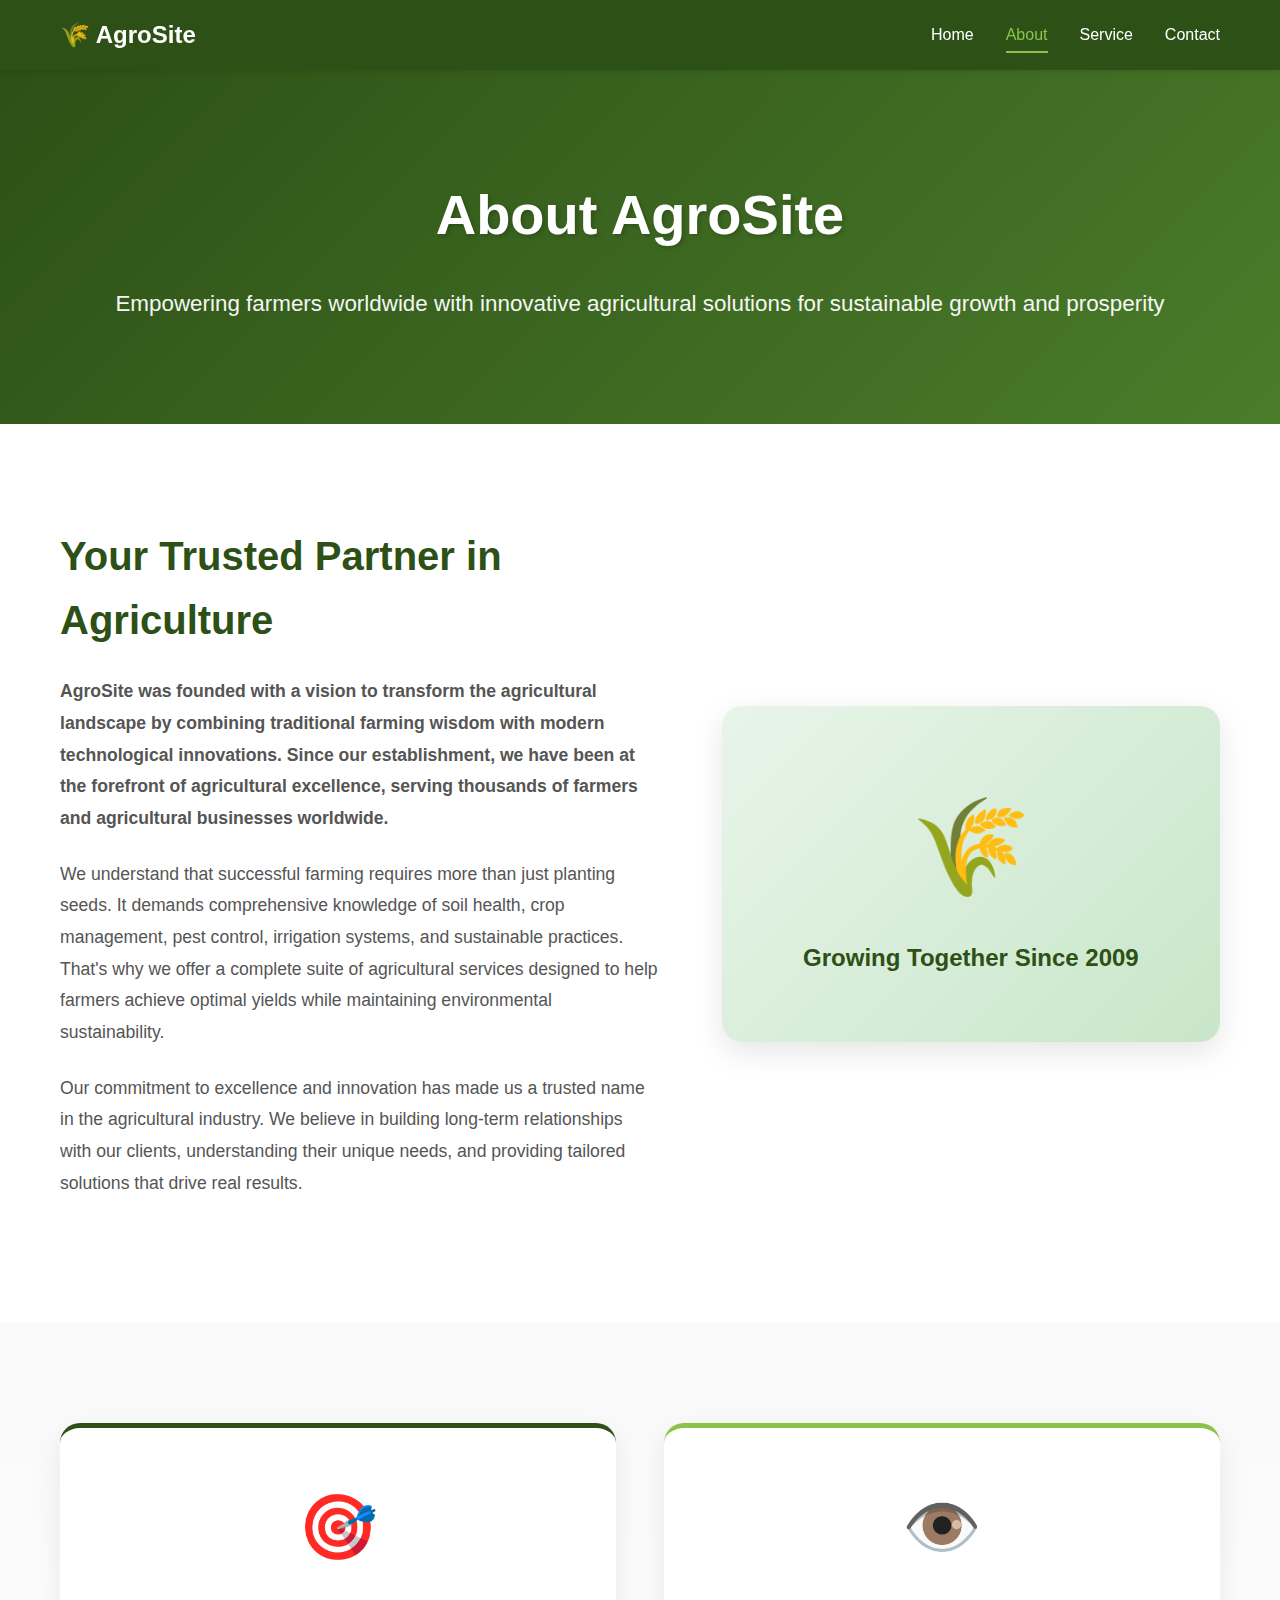
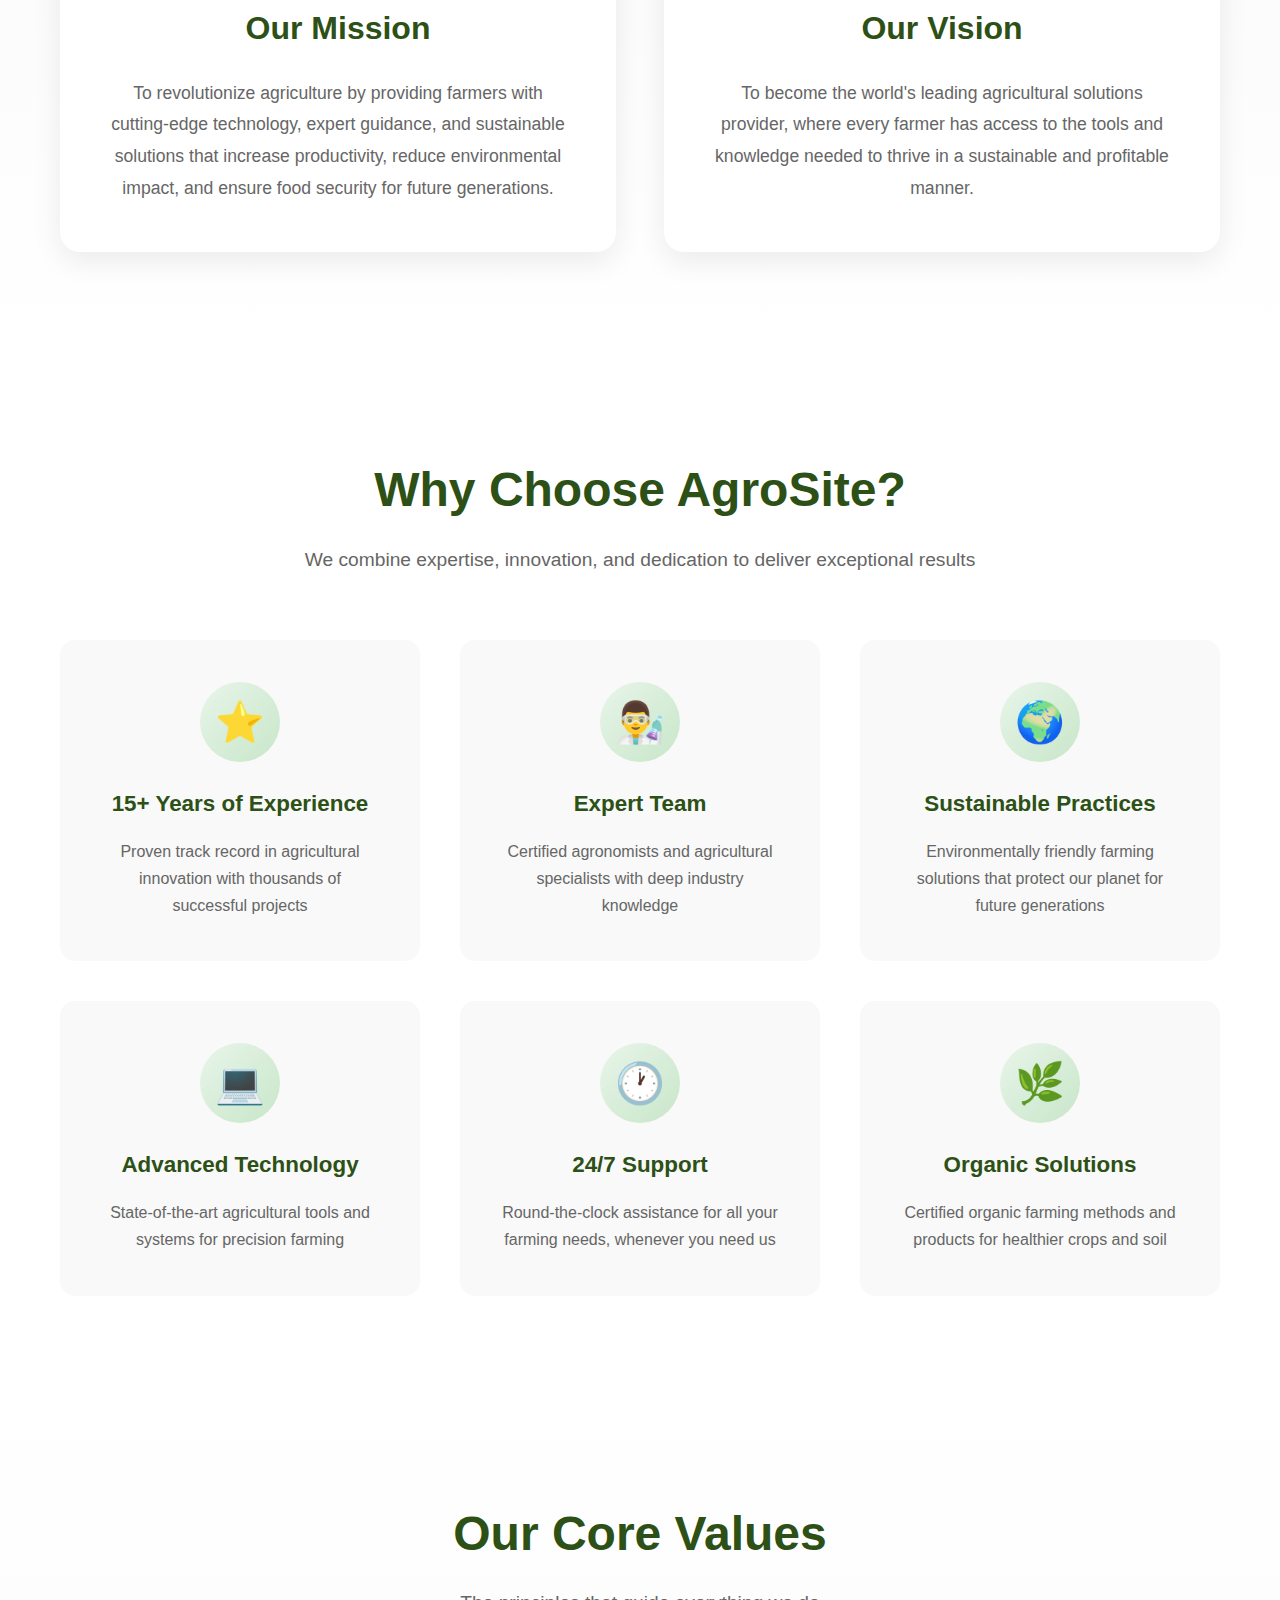
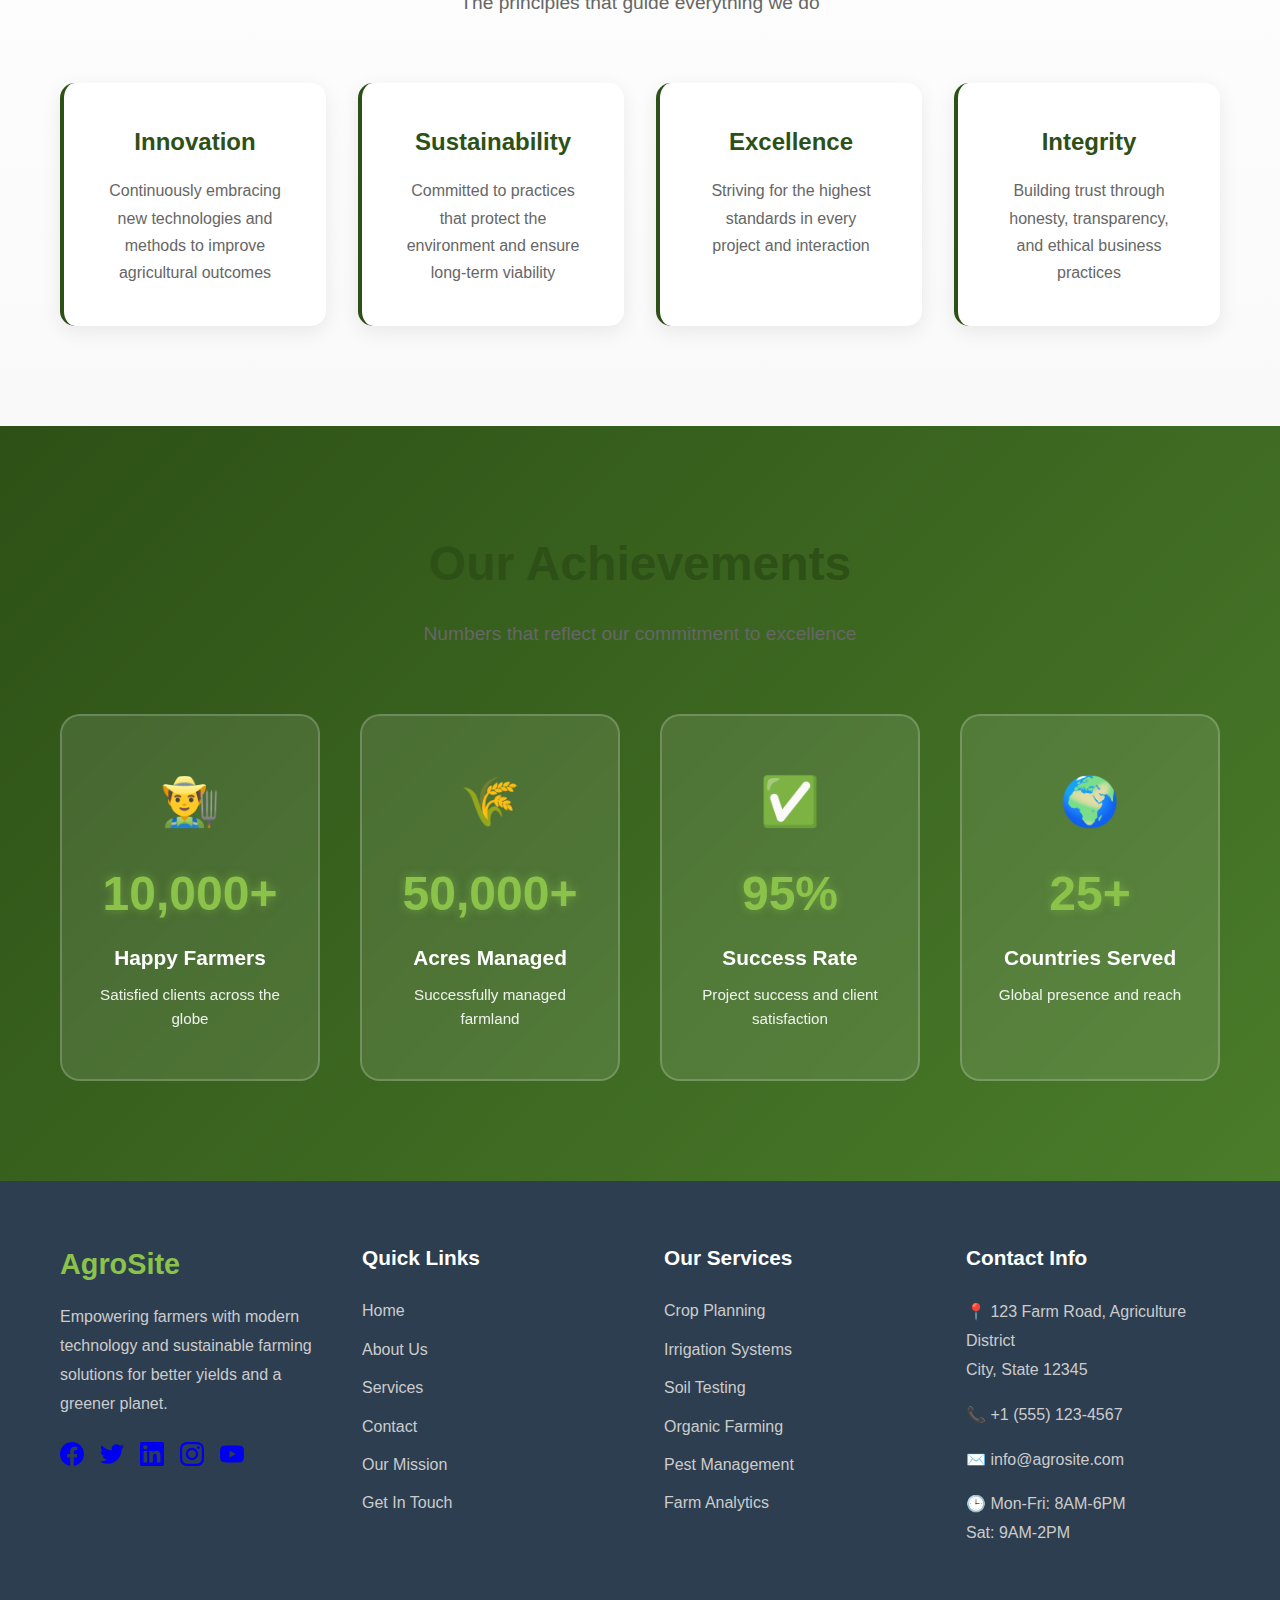
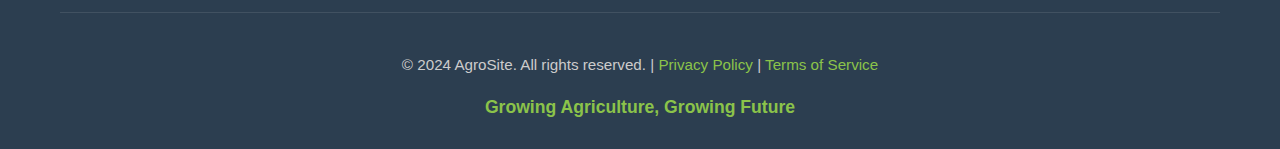
<file: about.html>
<!DOCTYPE html>
<html lang="en">
<head>
    <meta charset="UTF-8">
    <meta name="viewport" content="width=device-width, initial-scale=1.0">
    <title>About - AgroSite</title>
    <link rel="stylesheet" href="styles.css">
</head>
<body>
    <nav class="navbar">
        <div class="nav-container">
            <div class="logo">
                <a href="index.html">
                    <span class="logo-icon">🌾</span>
                    <span class="logo-text">AgroSite</span>
                </a>
            </div>
            <ul class="nav-menu">
                <li><a href="index.html" class="nav-link">Home</a></li>
                <li><a href="about.html" class="nav-link active">About</a></li>
                <li><a href="service.html" class="nav-link">Service</a></li>
                <li><a href="contact.html" class="nav-link">Contact</a></li>
            </ul>
            <div class="hamburger">
                <span></span>
                <span></span>
                <span></span>
            </div>
        </div>
    </nav>

    <!-- About Hero Section -->
    <section class="about-hero">
        <div class="about-hero-background"></div>
        <div class="about-hero-overlay"></div>
        <div class="container">
            <div class="about-hero-content-wrapper">
                <h1 class="about-hero-title">About AgroSite</h1>
                <p class="about-hero-subtitle">Empowering farmers worldwide with innovative agricultural solutions for sustainable growth and prosperity</p>
            </div>
        </div>
    </section>

    <!-- Company Story Section -->
    <section class="company-story">
        <div class="container">
            <div class="story-content">
                <div class="story-text">
                    <h2 class="story-title">Your Trusted Partner in Agriculture</h2>
                    <p class="story-intro">AgroSite was founded with a vision to transform the agricultural landscape by combining traditional farming wisdom with modern technological innovations. Since our establishment, we have been at the forefront of agricultural excellence, serving thousands of farmers and agricultural businesses worldwide.</p>
                    <p>We understand that successful farming requires more than just planting seeds. It demands comprehensive knowledge of soil health, crop management, pest control, irrigation systems, and sustainable practices. That's why we offer a complete suite of agricultural services designed to help farmers achieve optimal yields while maintaining environmental sustainability.</p>
                    <p>Our commitment to excellence and innovation has made us a trusted name in the agricultural industry. We believe in building long-term relationships with our clients, understanding their unique needs, and providing tailored solutions that drive real results.</p>
                </div>
                <div class="story-image">
                    <div class="story-visual">
                        <span class="story-icon">🌾</span>
                        <p>Growing Together Since 2009</p>
                    </div>
                </div>
            </div>
        </div>
    </section>

    <!-- Mission & Vision Section -->
    <section class="mission-vision">
        <div class="container">
            <div class="mv-grid">
                <div class="mv-card mission-card">
                    <div class="mv-icon">🎯</div>
                    <h3>Our Mission</h3>
                    <p>To revolutionize agriculture by providing farmers with cutting-edge technology, expert guidance, and sustainable solutions that increase productivity, reduce environmental impact, and ensure food security for future generations.</p>
                </div>
                <div class="mv-card vision-card">
                    <div class="mv-icon">👁️</div>
                    <h3>Our Vision</h3>
                    <p>To become the world's leading agricultural solutions provider, where every farmer has access to the tools and knowledge needed to thrive in a sustainable and profitable manner.</p>
                </div>
            </div>
        </div>
    </section>

    <!-- Why Choose Us Section -->
    <section class="why-choose-section">
        <div class="container">
            <div class="section-header-new">
                <h2 class="section-title-new">Why Choose AgroSite?</h2>
                <p class="section-subtitle-new">We combine expertise, innovation, and dedication to deliver exceptional results</p>
            </div>
            <div class="why-choose-grid">
                <div class="why-card">
                    <div class="why-icon-wrapper">
                        <span class="why-icon">⭐</span>
                    </div>
                    <h4>15+ Years of Experience</h4>
                    <p>Proven track record in agricultural innovation with thousands of successful projects</p>
                </div>
                <div class="why-card">
                    <div class="why-icon-wrapper">
                        <span class="why-icon">👨‍🔬</span>
                    </div>
                    <h4>Expert Team</h4>
                    <p>Certified agronomists and agricultural specialists with deep industry knowledge</p>
                </div>
                <div class="why-card">
                    <div class="why-icon-wrapper">
                        <span class="why-icon">🌍</span>
                    </div>
                    <h4>Sustainable Practices</h4>
                    <p>Environmentally friendly farming solutions that protect our planet for future generations</p>
                </div>
                <div class="why-card">
                    <div class="why-icon-wrapper">
                        <span class="why-icon">💻</span>
                    </div>
                    <h4>Advanced Technology</h4>
                    <p>State-of-the-art agricultural tools and systems for precision farming</p>
                </div>
                <div class="why-card">
                    <div class="why-icon-wrapper">
                        <span class="why-icon">🕐</span>
                    </div>
                    <h4>24/7 Support</h4>
                    <p>Round-the-clock assistance for all your farming needs, whenever you need us</p>
                </div>
                <div class="why-card">
                    <div class="why-icon-wrapper">
                        <span class="why-icon">🌿</span>
                    </div>
                    <h4>Organic Solutions</h4>
                    <p>Certified organic farming methods and products for healthier crops and soil</p>
                </div>
            </div>
        </div>
    </section>

    <!-- Core Values Section -->
    <section class="values-section">
        <div class="container">
            <div class="section-header-new">
                <h2 class="section-title-new">Our Core Values</h2>
                <p class="section-subtitle-new">The principles that guide everything we do</p>
            </div>
            <div class="values-grid">
                <div class="value-card">
                    <h4>Innovation</h4>
                    <p>Continuously embracing new technologies and methods to improve agricultural outcomes</p>
                </div>
                <div class="value-card">
                    <h4>Sustainability</h4>
                    <p>Committed to practices that protect the environment and ensure long-term viability</p>
                </div>
                <div class="value-card">
                    <h4>Excellence</h4>
                    <p>Striving for the highest standards in every project and interaction</p>
                </div>
                <div class="value-card">
                    <h4>Integrity</h4>
                    <p>Building trust through honesty, transparency, and ethical business practices</p>
                </div>
            </div>
        </div>
    </section>

    <!-- Achievements Section -->
    <section class="achievements-section-new">
        <div class="container">
            <div class="section-header-new">
                <h2 class="section-title-new">Our Achievements</h2>
                <p class="section-subtitle-new">Numbers that reflect our commitment to excellence</p>
            </div>
            <div class="achievements-grid-new">
                <div class="achievement-card-new">
                    <div class="achievement-icon-new">👨‍🌾</div>
                    <div class="achievement-number-new">10,000+</div>
                    <div class="achievement-label-new">Happy Farmers</div>
                    <p class="achievement-desc">Satisfied clients across the globe</p>
                </div>
                <div class="achievement-card-new">
                    <div class="achievement-icon-new">🌾</div>
                    <div class="achievement-number-new">50,000+</div>
                    <div class="achievement-label-new">Acres Managed</div>
                    <p class="achievement-desc">Successfully managed farmland</p>
                </div>
                <div class="achievement-card-new">
                    <div class="achievement-icon-new">✅</div>
                    <div class="achievement-number-new">95%</div>
                    <div class="achievement-label-new">Success Rate</div>
                    <p class="achievement-desc">Project success and client satisfaction</p>
                </div>
                <div class="achievement-card-new">
                    <div class="achievement-icon-new">🌍</div>
                    <div class="achievement-number-new">25+</div>
                    <div class="achievement-label-new">Countries Served</div>
                    <p class="achievement-desc">Global presence and reach</p>
                </div>
            </div>
        </div>
    </section>

    <!-- Footer -->
    <footer class="footer">
        <div class="container">
            <div class="footer-content">
                <div class="footer-section">
                    <h3>AgroSite</h3>
                    <p>Empowering farmers with modern technology and sustainable farming solutions for better yields and a greener planet.</p>
                    <div class="social-icons">
                        <a href="#" class="social-icon" aria-label="Facebook" target="_blank">
                            <svg width="24" height="24" viewBox="0 0 24 24" fill="currentColor">
                                <path d="M24 12.073c0-6.627-5.373-12-12-12s-12 5.373-12 12c0 5.99 4.388 10.954 10.125 11.854v-8.385H7.078v-3.47h3.047V9.43c0-3.007 1.792-4.669 4.533-4.669 1.312 0 2.686.235 2.686.235v2.953H15.83c-1.491 0-1.956.925-1.956 1.874v2.25h3.328l-.532 3.47h-2.796v8.385C19.612 23.027 24 18.062 24 12.073z"/>
                            </svg>
                        </a>
                        <a href="#" class="social-icon" aria-label="Twitter" target="_blank">
                            <svg width="24" height="24" viewBox="0 0 24 24" fill="currentColor">
                                <path d="M23.953 4.57a10 10 0 01-2.825.775 4.958 4.958 0 002.163-2.723c-.951.555-2.005.959-3.127 1.184a4.92 4.92 0 00-8.384 4.482C7.69 8.095 4.067 6.13 1.64 3.162a4.822 4.822 0 00-.666 2.475c0 1.71.87 3.213 2.188 4.096a4.904 4.904 0 01-2.228-.616v.06a4.923 4.923 0 003.946 4.827 4.996 4.996 0 01-2.212.085 4.936 4.936 0 004.604 3.417 9.867 9.867 0 01-6.102 2.105c-.39 0-.779-.023-1.17-.067a13.995 13.995 0 007.557 2.209c9.053 0 13.998-7.496 13.998-13.985 0-.21 0-.42-.015-.63A9.935 9.935 0 0024 4.59z"/>
                            </svg>
                        </a>
                        <a href="#" class="social-icon" aria-label="LinkedIn" target="_blank">
                            <svg width="24" height="24" viewBox="0 0 24 24" fill="currentColor">
                                <path d="M20.447 20.452h-3.554v-5.569c0-1.328-.027-3.037-1.852-3.037-1.853 0-2.136 1.445-2.136 2.939v5.667H9.351V9h3.414v1.561h.046c.477-.9 1.637-1.85 3.37-1.85 3.601 0 4.267 2.37 4.267 5.455v6.286zM5.337 7.433c-1.144 0-2.063-.926-2.063-2.065 0-1.138.92-2.063 2.063-2.063 1.14 0 2.064.925 2.064 2.063 0 1.139-.925 2.065-2.064 2.065zm1.782 13.019H3.555V9h3.564v11.452zM22.225 0H1.771C.792 0 0 .774 0 1.729v20.542C0 23.227.792 24 1.771 24h20.451C23.2 24 24 23.227 24 22.271V1.729C24 .774 23.2 0 22.222 0h.003z"/>
                            </svg>
                        </a>
                        <a href="#" class="social-icon" aria-label="Instagram" target="_blank">
                            <svg width="24" height="24" viewBox="0 0 24 24" fill="currentColor">
                                <path d="M12 2.163c3.204 0 3.584.012 4.85.07 3.252.148 4.771 1.691 4.919 4.919.058 1.265.069 1.645.069 4.849 0 3.205-.012 3.584-.069 4.849-.149 3.225-1.664 4.771-4.919 4.919-1.266.058-1.644.07-4.85.07-3.204 0-3.584-.012-4.849-.07-3.26-.149-4.771-1.699-4.919-4.92-.058-1.265-.07-1.644-.07-4.849 0-3.204.013-3.583.07-4.849.149-3.227 1.664-4.771 4.919-4.919 1.266-.057 1.645-.069 4.849-.069zm0-2.163c-3.259 0-3.667.014-4.947.072-4.358.2-6.78 2.618-6.98 6.98-.059 1.281-.073 1.689-.073 4.948 0 3.259.014 3.668.072 4.948.2 4.358 2.618 6.78 6.98 6.98 1.281.058 1.689.072 4.948.072 3.259 0 3.668-.014 4.948-.072 4.354-.2 6.782-2.618 6.979-6.98.059-1.28.073-1.689.073-4.948 0-3.259-.014-3.667-.072-4.947-.196-4.354-2.617-6.78-6.979-6.98-1.281-.059-1.69-.073-4.949-.073zm0 5.838c-3.403 0-6.162 2.759-6.162 6.162s2.759 6.163 6.162 6.163 6.162-2.759 6.162-6.163c0-3.403-2.759-6.162-6.162-6.162zm0 10.162c-2.209 0-4-1.79-4-4 0-2.209 1.791-4 4-4s4 1.791 4 4c0 2.21-1.791 4-4 4zm6.406-11.845c-.796 0-1.441.645-1.441 1.44s.645 1.44 1.441 1.44c.795 0 1.439-.645 1.439-1.44s-.644-1.44-1.439-1.44z"/>
                            </svg>
                        </a>
                        <a href="#" class="social-icon" aria-label="YouTube" target="_blank">
                            <svg width="24" height="24" viewBox="0 0 24 24" fill="currentColor">
                                <path d="M23.498 6.186a3.016 3.016 0 0 0-2.122-2.136C19.505 3.545 12 3.545 12 3.545s-7.505 0-9.377.505A3.017 3.017 0 0 0 .502 6.186C0 8.07 0 12 0 12s0 3.93.502 5.814a3.016 3.016 0 0 0 2.122 2.136c1.871.505 9.376.505 9.376.505s7.505 0 9.377-.505a3.015 3.015 0 0 0 2.122-2.136C24 15.93 24 12 24 12s0-3.93-.502-5.814zM9.545 15.568V8.432L15.818 12l-6.273 3.568z"/>
                            </svg>
                        </a>
                    </div>
                </div>
                
                <div class="footer-section">
                    <h4>Quick Links</h4>
                    <ul class="footer-links">
                        <li><a href="index.html">Home</a></li>
                        <li><a href="about.html" class="footer-active">About Us</a></li>
                        <li><a href="service.html">Services</a></li>
                        <li><a href="contact.html">Contact</a></li>
                        <li><a href="index.html#about">Our Mission</a></li>
                        <li><a href="contact.html">Get In Touch</a></li>
                    </ul>
                </div>
                
                <div class="footer-section">
                    <h4>Our Services</h4>
                    <ul class="footer-links">
                        <li><a href="service.html">Crop Planning</a></li>
                        <li><a href="service.html">Irrigation Systems</a></li>
                        <li><a href="service.html">Soil Testing</a></li>
                        <li><a href="service.html">Organic Farming</a></li>
                        <li><a href="service.html">Pest Management</a></li>
                        <li><a href="service.html">Farm Analytics</a></li>
                    </ul>
                </div>
                
                <div class="footer-section">
                    <h4>Contact Info</h4>
                    <ul class="footer-contact">
                        <li>📍 123 Farm Road, Agriculture District<br>City, State 12345</li>
                        <li>📞 +1 (555) 123-4567</li>
                        <li>✉️ info@agrosite.com</li>
                        <li>🕒 Mon-Fri: 8AM-6PM<br>Sat: 9AM-2PM</li>
                    </ul>
                </div>
            </div>
            
            <div class="footer-bottom">
                <p>&copy; 2024 AgroSite. All rights reserved. | <a href="#">Privacy Policy</a> | <a href="#">Terms of Service</a></p>
                <p class="footer-tagline">Growing Agriculture, Growing Future</p>
            </div>
        </div>
    </footer>

    <script src="script.js"></script>
</body>
</html>
</file>
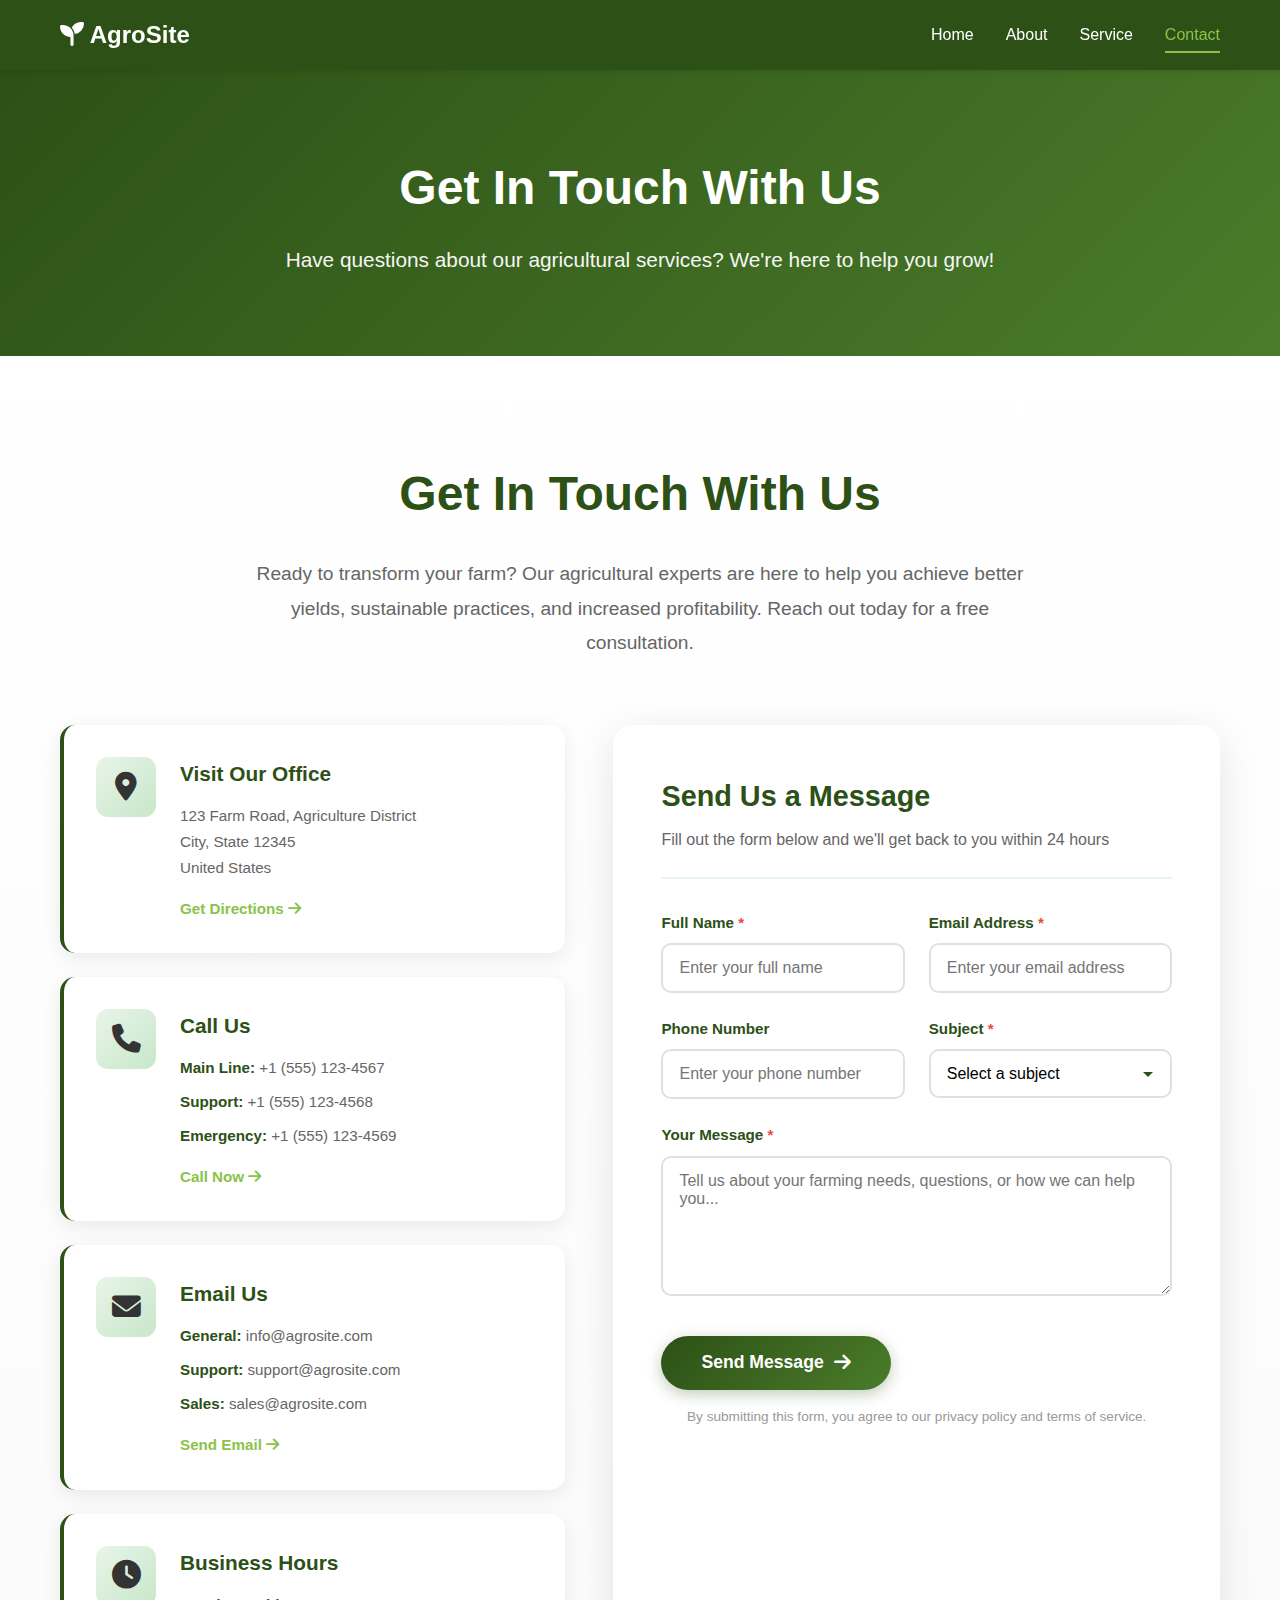
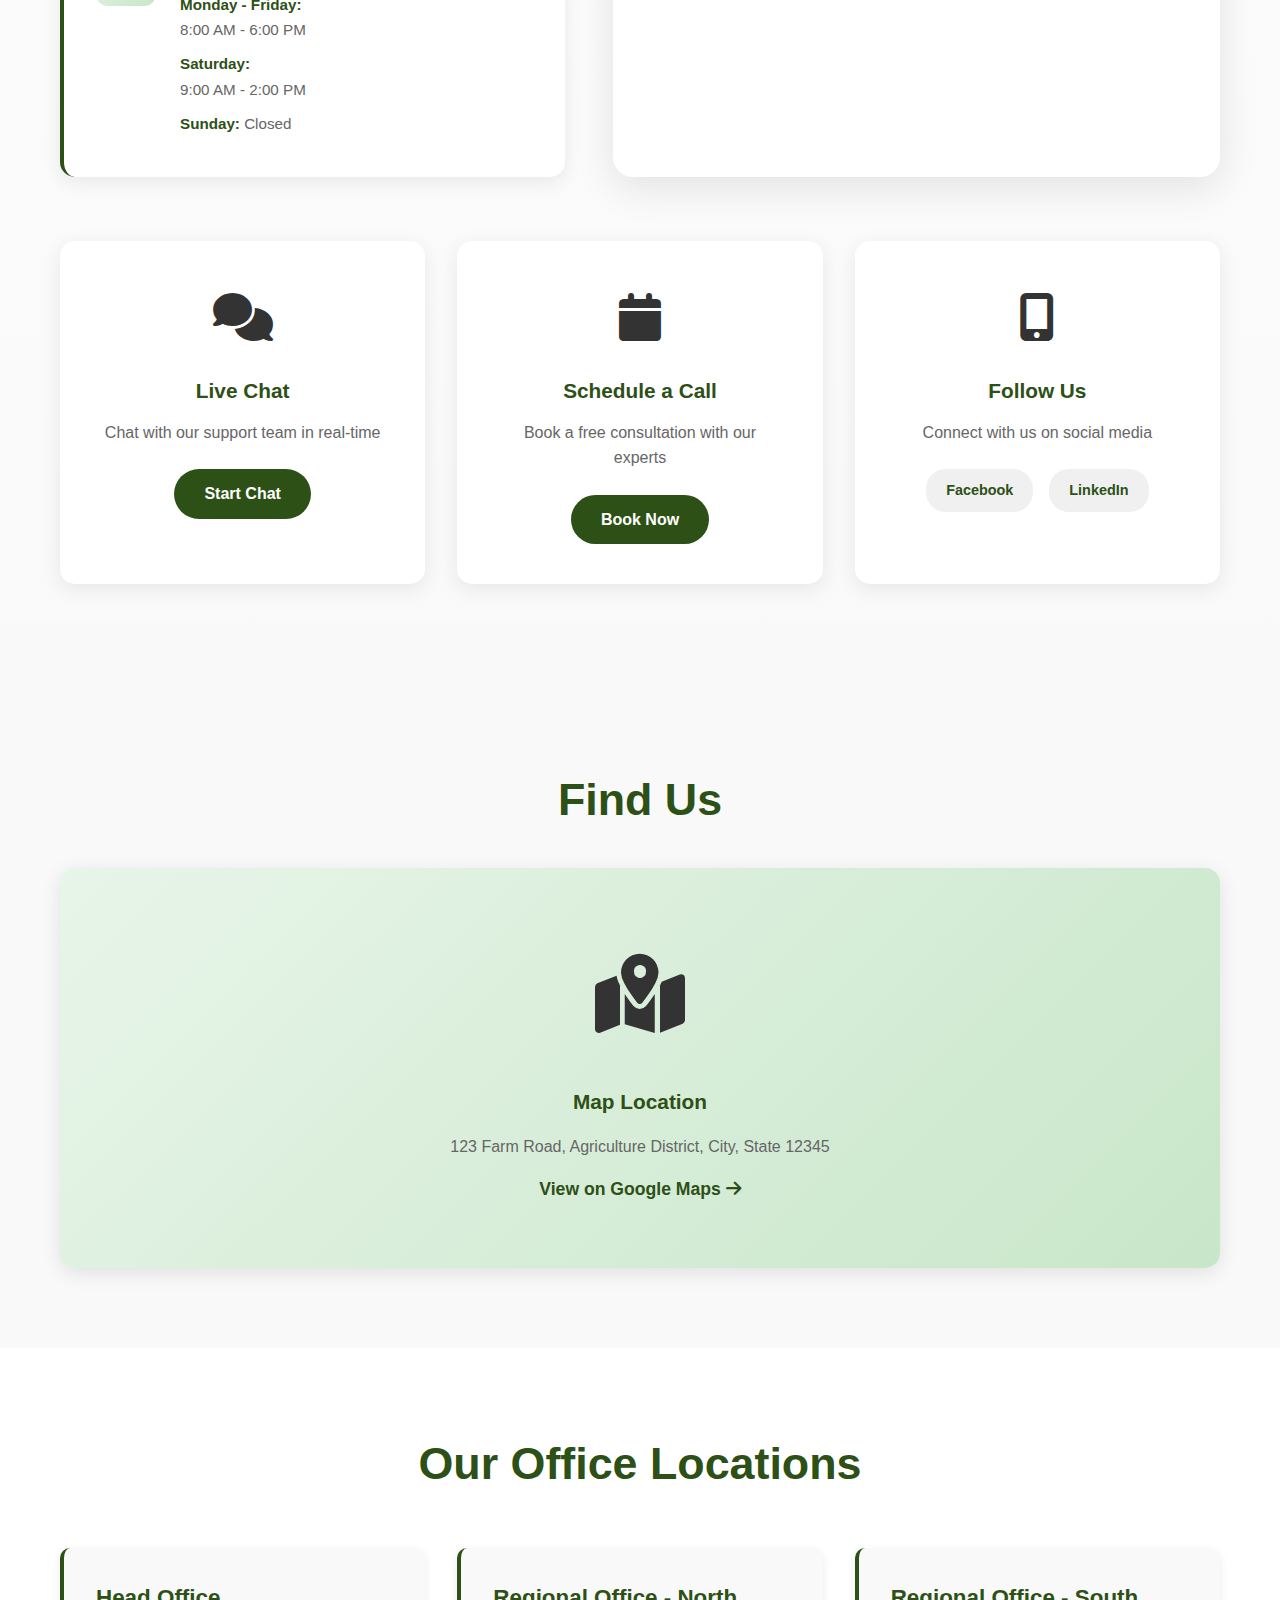
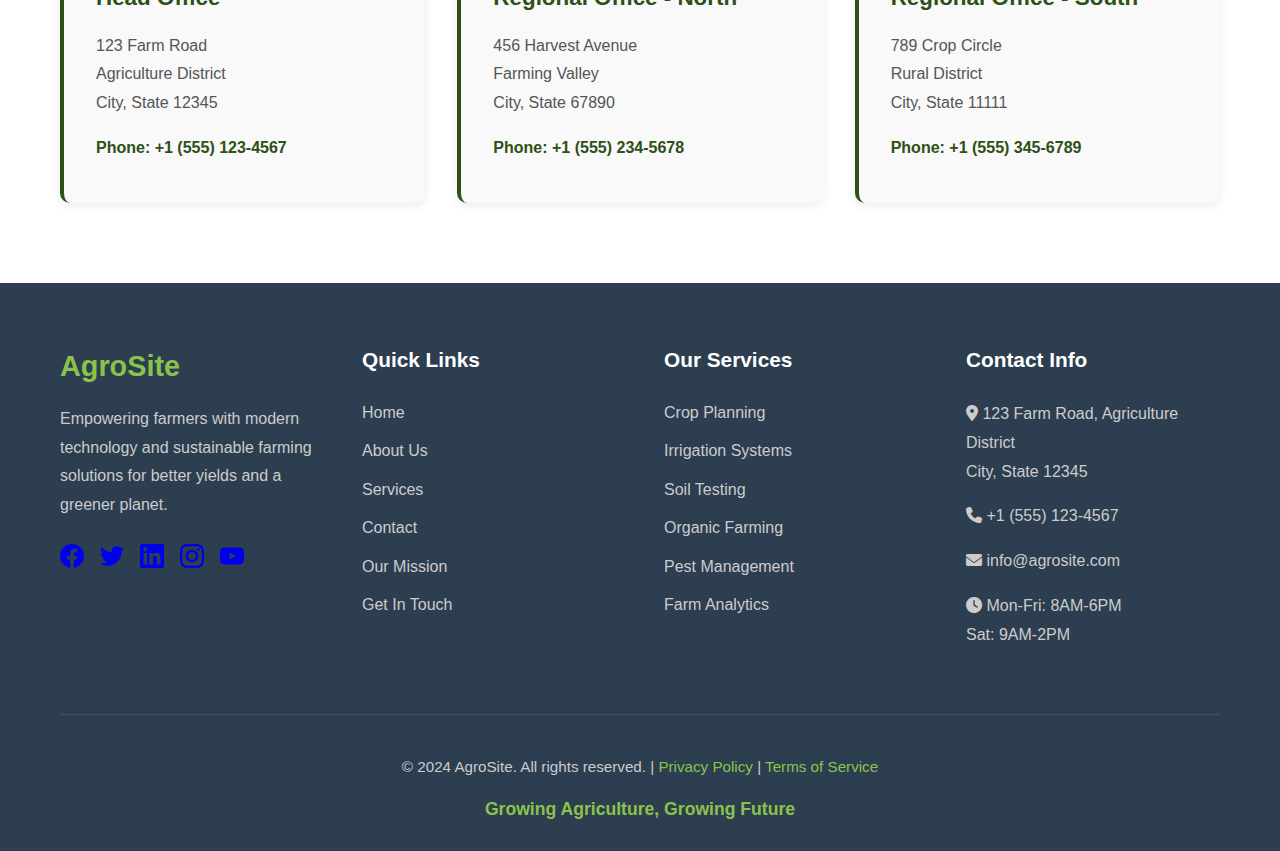
<file: contact.html>
<!DOCTYPE html>
<html lang="en">
<head>
    <meta charset="UTF-8">
    <meta name="viewport" content="width=device-width, initial-scale=1.0">
    <title>Contact - AgroSite</title>
    <link rel="stylesheet" href="https://cdnjs.cloudflare.com/ajax/libs/font-awesome/6.4.0/css/all.min.css">
    <link rel="stylesheet" href="styles.css">
</head>
<body>
    <nav class="navbar">
        <div class="nav-container">
            <div class="logo">
                <a href="index.html">
                    <span class="logo-icon"><i class="fa fa-seedling"></i></span>
                    <span class="logo-text">AgroSite</span>
                </a>
            </div>
            <ul class="nav-menu">
                <li><a href="index.html" class="nav-link">Home</a></li>
                <li><a href="about.html" class="nav-link">About</a></li>
                <li><a href="service.html" class="nav-link">Service</a></li>
                <li><a href="contact.html" class="nav-link active">Contact</a></li>
            </ul>
            <div class="hamburger">
                <span></span>
                <span></span>
                <span></span>
            </div>
        </div>
    </nav>

    <!-- Contact Hero Section -->
    <section class="contact-hero">
        <div class="contact-hero-background"></div>
        <div class="contact-hero-overlay"></div>
        <div class="container">
            <div class="contact-hero-content-wrapper">
                <h1 class="contact-hero-title">Get In Touch With Us</h1>
                <p class="contact-hero-subtitle">Have questions about our agricultural services? We're here to help you grow!</p>
            </div>
        </div>
    </section>

    <!-- Contact Section -->
    <section id="contact" class="contact-section-new">
        <div class="container">
            <div class="contact-header">
                <h2 class="contact-title">Get In Touch With Us</h2>
                <p class="contact-description">Ready to transform your farm? Our agricultural experts are here to help you achieve better yields, sustainable practices, and increased profitability. Reach out today for a free consultation.</p>
            </div>

            <div class="contact-wrapper">
                <!-- Contact Information Cards -->
                <div class="contact-info-new">
                    <div class="info-card">
                        <div class="info-icon-wrapper">
                            <span class="info-icon"><i class="fa fa-map-marker-alt"></i></span>
                        </div>
                        <div class="info-content">
                            <h3>Visit Our Office</h3>
                            <p>123 Farm Road, Agriculture District<br>City, State 12345<br>United States</p>
                            <a href="#" class="info-link">Get Directions <i class="fa fa-arrow-right"></i></a>
                        </div>
                    </div>

                    <div class="info-card">
                        <div class="info-icon-wrapper">
                            <span class="info-icon"><i class="fa fa-phone"></i></span>
                        </div>
                        <div class="info-content">
                            <h3>Call Us</h3>
                            <p><strong>Main Line:</strong> +1 (555) 123-4567</p>
                            <p><strong>Support:</strong> +1 (555) 123-4568</p>
                            <p><strong>Emergency:</strong> +1 (555) 123-4569</p>
                            <a href="tel:+15551234567" class="info-link">Call Now <i class="fa fa-arrow-right"></i></a>
                        </div>
                    </div>

                    <div class="info-card">
                        <div class="info-icon-wrapper">
                            <span class="info-icon"><i class="fa fa-envelope"></i></span>
                        </div>
                        <div class="info-content">
                            <h3>Email Us</h3>
                            <p><strong>General:</strong> info@agrosite.com</p>
                            <p><strong>Support:</strong> support@agrosite.com</p>
                            <p><strong>Sales:</strong> sales@agrosite.com</p>
                            <a href="mailto:info@agrosite.com" class="info-link">Send Email <i class="fa fa-arrow-right"></i></a>
                        </div>
                    </div>

                    <div class="info-card">
                        <div class="info-icon-wrapper">
                            <span class="info-icon"><i class="fa fa-clock"></i></span>
                        </div>
                        <div class="info-content">
                            <h3>Business Hours</h3>
                            <p><strong>Monday - Friday:</strong><br>8:00 AM - 6:00 PM</p>
                            <p><strong>Saturday:</strong><br>9:00 AM - 2:00 PM</p>
                            <p><strong>Sunday:</strong> Closed</p>
                        </div>
                    </div>
                </div>

                <!-- Contact Form -->
                <div class="contact-form-new">
                    <div class="form-header">
                        <h3>Send Us a Message</h3>
                        <p>Fill out the form below and we'll get back to you within 24 hours</p>
                    </div>
                    <form id="contactForm" class="contact-form-wrapper">
                        <div class="form-row">
                            <div class="form-group-new">
                                <label for="name">Full Name <span class="required">*</span></label>
                                <input type="text" id="name" name="name" placeholder="Enter your full name" required>
                            </div>
                            <div class="form-group-new">
                                <label for="email">Email Address <span class="required">*</span></label>
                                <input type="email" id="email" name="email" placeholder="Enter your email address" required>
                            </div>
                        </div>
                        <div class="form-row">
                            <div class="form-group-new">
                                <label for="phone">Phone Number</label>
                                <input type="tel" id="phone" name="phone" placeholder="Enter your phone number">
                            </div>
                            <div class="form-group-new">
                                <label for="subject">Subject <span class="required">*</span></label>
                                <select id="subject" name="subject" required>
                                    <option value="">Select a subject</option>
                                    <option value="general">General Inquiry</option>
                                    <option value="service">Service Information</option>
                                    <option value="consultation">Free Consultation</option>
                                    <option value="support">Technical Support</option>
                                    <option value="partnership">Partnership Opportunity</option>
                                    <option value="other">Other</option>
                                </select>
                            </div>
                        </div>
                        <div class="form-group-new">
                            <label for="message">Your Message <span class="required">*</span></label>
                            <textarea id="message" name="message" rows="6" placeholder="Tell us about your farming needs, questions, or how we can help you..." required></textarea>
                        </div>
                        <div class="form-submit">
                            <button type="submit" class="btn-submit">
                                <span>Send Message</span>
                                <span class="btn-icon"><i class="fa fa-arrow-right"></i></span>
                            </button>
                            <p class="form-note">By submitting this form, you agree to our privacy policy and terms of service.</p>
                        </div>
                    </form>
                </div>
            </div>

            <!-- Additional Contact Options -->
            <div class="contact-options">
                <div class="option-card">
                    <div class="option-icon"><i class="fa fa-comments"></i></div>
                    <h4>Live Chat</h4>
                    <p>Chat with our support team in real-time</p>
                    <a href="#" class="option-btn">Start Chat</a>
                </div>
                <div class="option-card">
                    <div class="option-icon"><i class="fa fa-calendar"></i></div>
                    <h4>Schedule a Call</h4>
                    <p>Book a free consultation with our experts</p>
                    <a href="#" class="option-btn">Book Now</a>
                </div>
                <div class="option-card">
                    <div class="option-icon"><i class="fa fa-mobile-alt"></i></div>
                    <h4>Follow Us</h4>
                    <p>Connect with us on social media</p>
                    <div class="social-buttons">
                        <a href="#" class="social-btn">Facebook</a>
                        <a href="#" class="social-btn">LinkedIn</a>
                    </div>
                </div>
            </div>
        </div>
    </section>

    <!-- Map Section -->
    <section class="map-section">
        <div class="container">
            <h2 class="section-title">Find Us</h2>
            <div class="map-container">
                <div class="map-placeholder">
                    <span class="map-icon"><i class="fa fa-map-marked-alt"></i></span>
                    <p>Map Location</p>
                    <p class="map-address">123 Farm Road, Agriculture District, City, State 12345</p>
                    <a href="#" class="map-link">View on Google Maps <i class="fa fa-arrow-right"></i></a>
                </div>
            </div>
        </div>
    </section>

    <!-- Office Locations Section -->
    <section class="offices-section">
        <div class="container">
            <h2 class="section-title">Our Office Locations</h2>
            <div class="offices-grid">
                <div class="office-card">
                    <h4>Head Office</h4>
                    <p>123 Farm Road<br>Agriculture District<br>City, State 12345</p>
                    <p class="office-phone">Phone: +1 (555) 123-4567</p>
                </div>
                <div class="office-card">
                    <h4>Regional Office - North</h4>
                    <p>456 Harvest Avenue<br>Farming Valley<br>City, State 67890</p>
                    <p class="office-phone">Phone: +1 (555) 234-5678</p>
                </div>
                <div class="office-card">
                    <h4>Regional Office - South</h4>
                    <p>789 Crop Circle<br>Rural District<br>City, State 11111</p>
                    <p class="office-phone">Phone: +1 (555) 345-6789</p>
                </div>
            </div>
        </div>
    </section>

    <!-- Footer -->
    <footer class="footer">
        <div class="container">
            <div class="footer-content">
                <div class="footer-section">
                    <h3>AgroSite</h3>
                    <p>Empowering farmers with modern technology and sustainable farming solutions for better yields and a greener planet.</p>
                    <div class="social-icons">
                        <a href="#" class="social-icon" aria-label="Facebook" target="_blank">
                            <svg width="24" height="24" viewBox="0 0 24 24" fill="currentColor">
                                <path d="M24 12.073c0-6.627-5.373-12-12-12s-12 5.373-12 12c0 5.99 4.388 10.954 10.125 11.854v-8.385H7.078v-3.47h3.047V9.43c0-3.007 1.792-4.669 4.533-4.669 1.312 0 2.686.235 2.686.235v2.953H15.83c-1.491 0-1.956.925-1.956 1.874v2.25h3.328l-.532 3.47h-2.796v8.385C19.612 23.027 24 18.062 24 12.073z"/>
                            </svg>
                        </a>
                        <a href="#" class="social-icon" aria-label="Twitter" target="_blank">
                            <svg width="24" height="24" viewBox="0 0 24 24" fill="currentColor">
                                <path d="M23.953 4.57a10 10 0 01-2.825.775 4.958 4.958 0 002.163-2.723c-.951.555-2.005.959-3.127 1.184a4.92 4.92 0 00-8.384 4.482C7.69 8.095 4.067 6.13 1.64 3.162a4.822 4.822 0 00-.666 2.475c0 1.71.87 3.213 2.188 4.096a4.904 4.904 0 01-2.228-.616v.06a4.923 4.923 0 003.946 4.827 4.996 4.996 0 01-2.212.085 4.936 4.936 0 004.604 3.417 9.867 9.867 0 01-6.102 2.105c-.39 0-.779-.023-1.17-.067a13.995 13.995 0 007.557 2.209c9.053 0 13.998-7.496 13.998-13.985 0-.21 0-.42-.015-.63A9.935 9.935 0 0024 4.59z"/>
                            </svg>
                        </a>
                        <a href="#" class="social-icon" aria-label="LinkedIn" target="_blank">
                            <svg width="24" height="24" viewBox="0 0 24 24" fill="currentColor">
                                <path d="M20.447 20.452h-3.554v-5.569c0-1.328-.027-3.037-1.852-3.037-1.853 0-2.136 1.445-2.136 2.939v5.667H9.351V9h3.414v1.561h.046c.477-.9 1.637-1.85 3.37-1.85 3.601 0 4.267 2.37 4.267 5.455v6.286zM5.337 7.433c-1.144 0-2.063-.926-2.063-2.065 0-1.138.92-2.063 2.063-2.063 1.14 0 2.064.925 2.064 2.063 0 1.139-.925 2.065-2.064 2.065zm1.782 13.019H3.555V9h3.564v11.452zM22.225 0H1.771C.792 0 0 .774 0 1.729v20.542C0 23.227.792 24 1.771 24h20.451C23.2 24 24 23.227 24 22.271V1.729C24 .774 23.2 0 22.222 0h.003z"/>
                            </svg>
                        </a>
                        <a href="#" class="social-icon" aria-label="Instagram" target="_blank">
                            <svg width="24" height="24" viewBox="0 0 24 24" fill="currentColor">
                                <path d="M12 2.163c3.204 0 3.584.012 4.85.07 3.252.148 4.771 1.691 4.919 4.919.058 1.265.069 1.645.069 4.849 0 3.205-.012 3.584-.069 4.849-.149 3.225-1.664 4.771-4.919 4.919-1.266.058-1.644.07-4.85.07-3.204 0-3.584-.012-4.849-.07-3.26-.149-4.771-1.699-4.919-4.92-.058-1.265-.07-1.644-.07-4.849 0-3.204.013-3.583.07-4.849.149-3.227 1.664-4.771 4.919-4.919 1.266-.057 1.645-.069 4.849-.069zm0-2.163c-3.259 0-3.667.014-4.947.072-4.358.2-6.78 2.618-6.98 6.98-.059 1.281-.073 1.689-.073 4.948 0 3.259.014 3.668.072 4.948.2 4.358 2.618 6.78 6.98 6.98 1.281.058 1.689.072 4.948.072 3.259 0 3.668-.014 4.948-.072 4.354-.2 6.782-2.618 6.979-6.98.059-1.28.073-1.689.073-4.948 0-3.259-.014-3.667-.072-4.947-.196-4.354-2.617-6.78-6.979-6.98-1.281-.059-1.69-.073-4.949-.073zm0 5.838c-3.403 0-6.162 2.759-6.162 6.162s2.759 6.163 6.162 6.163 6.162-2.759 6.162-6.163c0-3.403-2.759-6.162-6.162-6.162zm0 10.162c-2.209 0-4-1.79-4-4 0-2.209 1.791-4 4-4s4 1.791 4 4c0 2.21-1.791 4-4 4zm6.406-11.845c-.796 0-1.441.645-1.441 1.44s.645 1.44 1.441 1.44c.795 0 1.439-.645 1.439-1.44s-.644-1.44-1.439-1.44z"/>
                            </svg>
                        </a>
                        <a href="#" class="social-icon" aria-label="YouTube" target="_blank">
                            <svg width="24" height="24" viewBox="0 0 24 24" fill="currentColor">
                                <path d="M23.498 6.186a3.016 3.016 0 0 0-2.122-2.136C19.505 3.545 12 3.545 12 3.545s-7.505 0-9.377.505A3.017 3.017 0 0 0 .502 6.186C0 8.07 0 12 0 12s0 3.93.502 5.814a3.016 3.016 0 0 0 2.122 2.136c1.871.505 9.376.505 9.376.505s7.505 0 9.377-.505a3.015 3.015 0 0 0 2.122-2.136C24 15.93 24 12 24 12s0-3.93-.502-5.814zM9.545 15.568V8.432L15.818 12l-6.273 3.568z"/>
                            </svg>
                        </a>
                    </div>
                </div>
                
                <div class="footer-section">
                    <h4>Quick Links</h4>
                    <ul class="footer-links">
                        <li><a href="index.html">Home</a></li>
                        <li><a href="about.html">About Us</a></li>
                        <li><a href="service.html">Services</a></li>
                        <li><a href="contact.html" class="footer-active">Contact</a></li>
                        <li><a href="index.html#about">Our Mission</a></li>
                        <li><a href="contact.html">Get In Touch</a></li>
                    </ul>
                </div>
                
                <div class="footer-section">
                    <h4>Our Services</h4>
                    <ul class="footer-links">
                        <li><a href="service.html">Crop Planning</a></li>
                        <li><a href="service.html">Irrigation Systems</a></li>
                        <li><a href="service.html">Soil Testing</a></li>
                        <li><a href="service.html">Organic Farming</a></li>
                        <li><a href="service.html">Pest Management</a></li>
                        <li><a href="service.html">Farm Analytics</a></li>
                    </ul>
                </div>
                
                <div class="footer-section">
                    <h4>Contact Info</h4>
                    <ul class="footer-contact">
                        <li><i class="fa fa-map-marker-alt"></i> <span>123 Farm Road, Agriculture District<br>City, State 12345</span></li>
                        <li><i class="fa fa-phone"></i> <span>+1 (555) 123-4567</span></li>
                        <li><i class="fa fa-envelope"></i> <span>info@agrosite.com</span></li>
                        <li><i class="fa fa-clock"></i> <span>Mon-Fri: 8AM-6PM<br>Sat: 9AM-2PM</span></li>
                    </ul>
                </div>
            </div>
            
            <div class="footer-bottom">
                <p>&copy; 2024 AgroSite. All rights reserved. | <a href="#">Privacy Policy</a> | <a href="#">Terms of Service</a></p>
                <p class="footer-tagline">Growing Agriculture, Growing Future</p>
            </div>
        </div>
    </footer>

    <script src="script.js"></script>
</body>
</html>
</file>
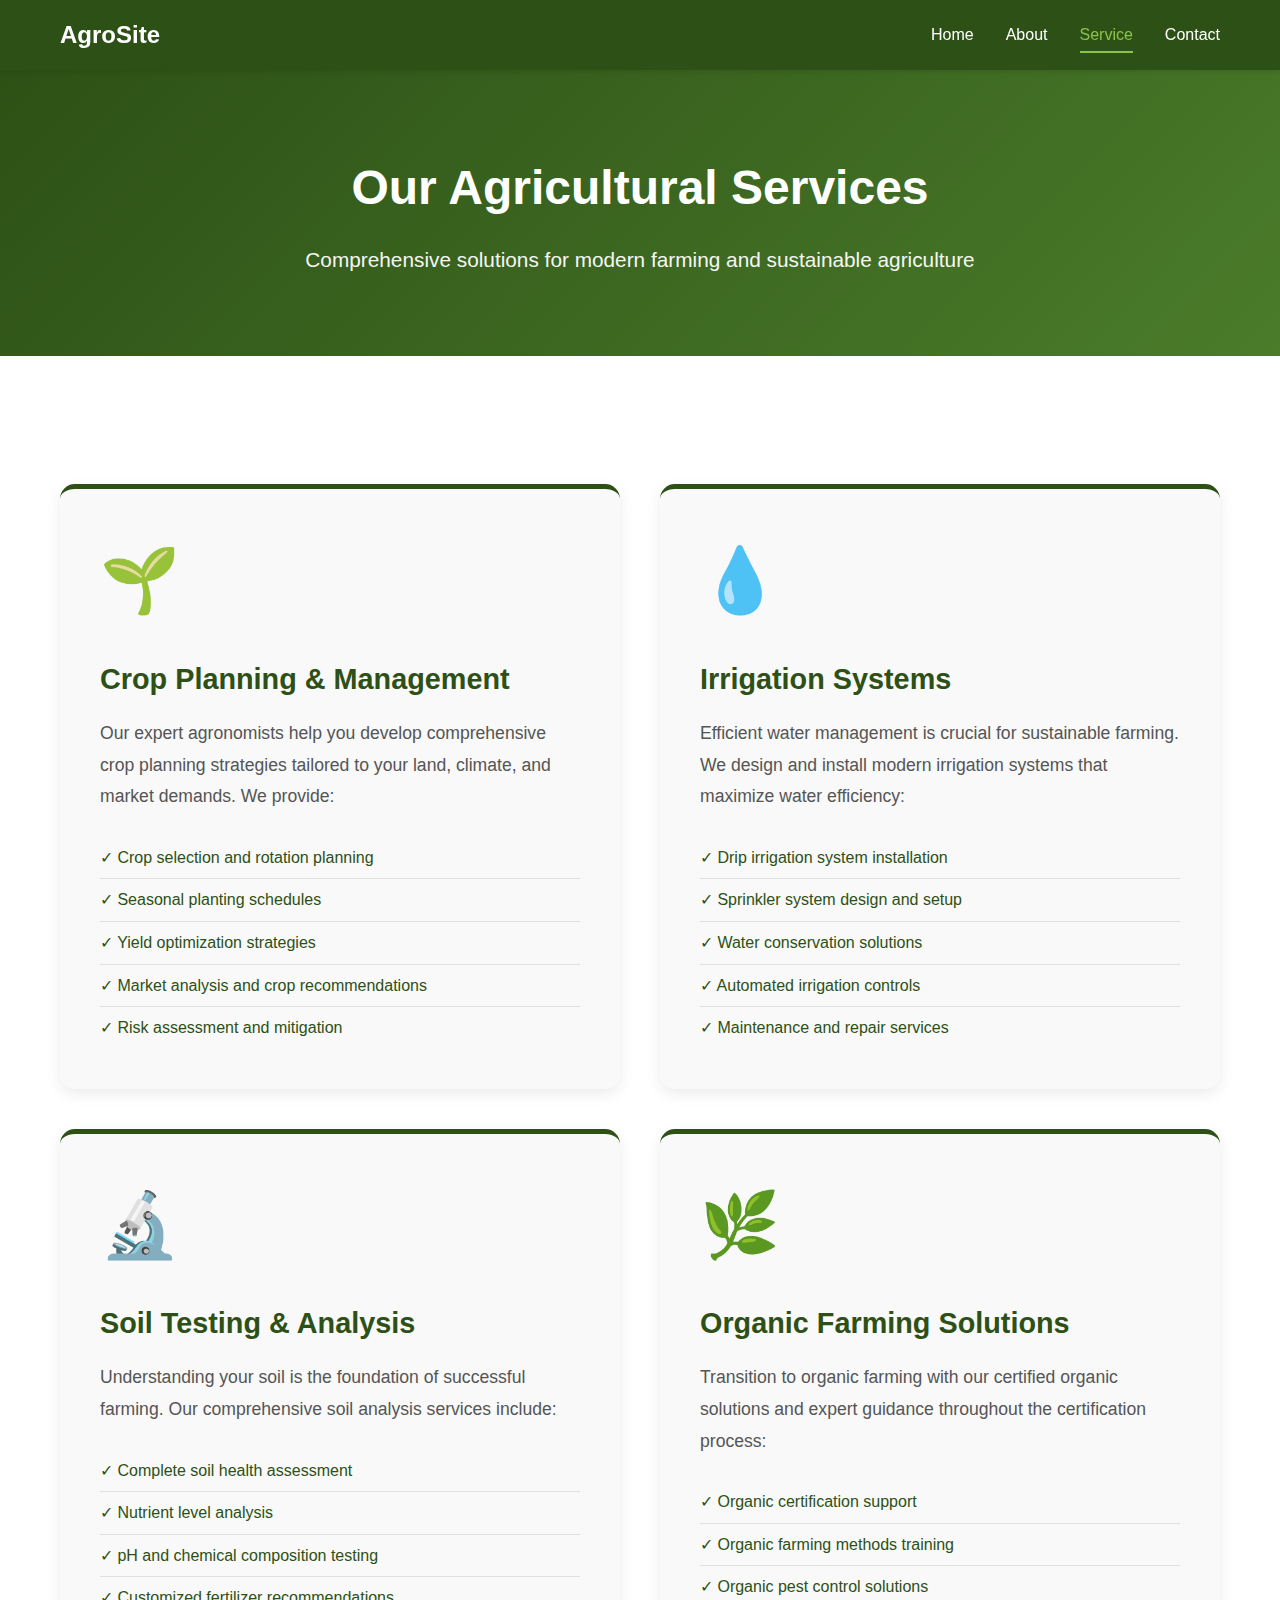
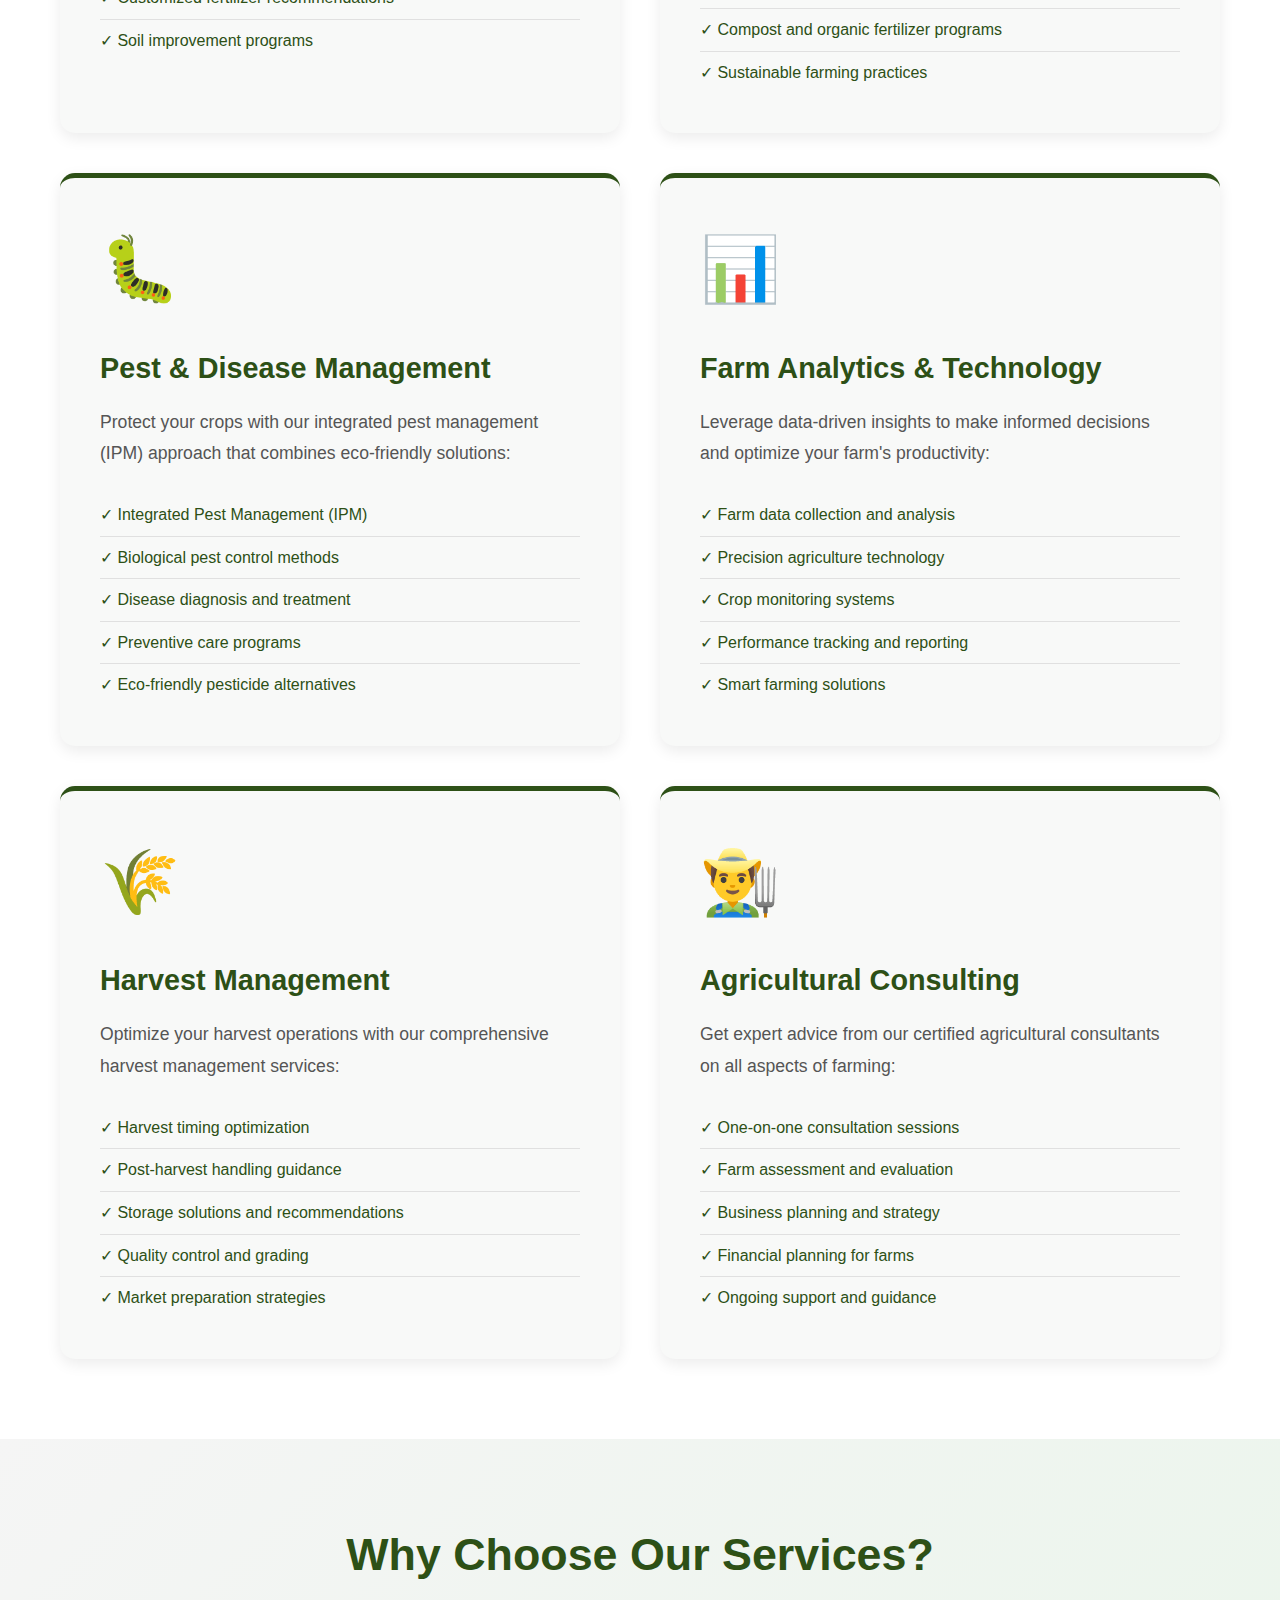
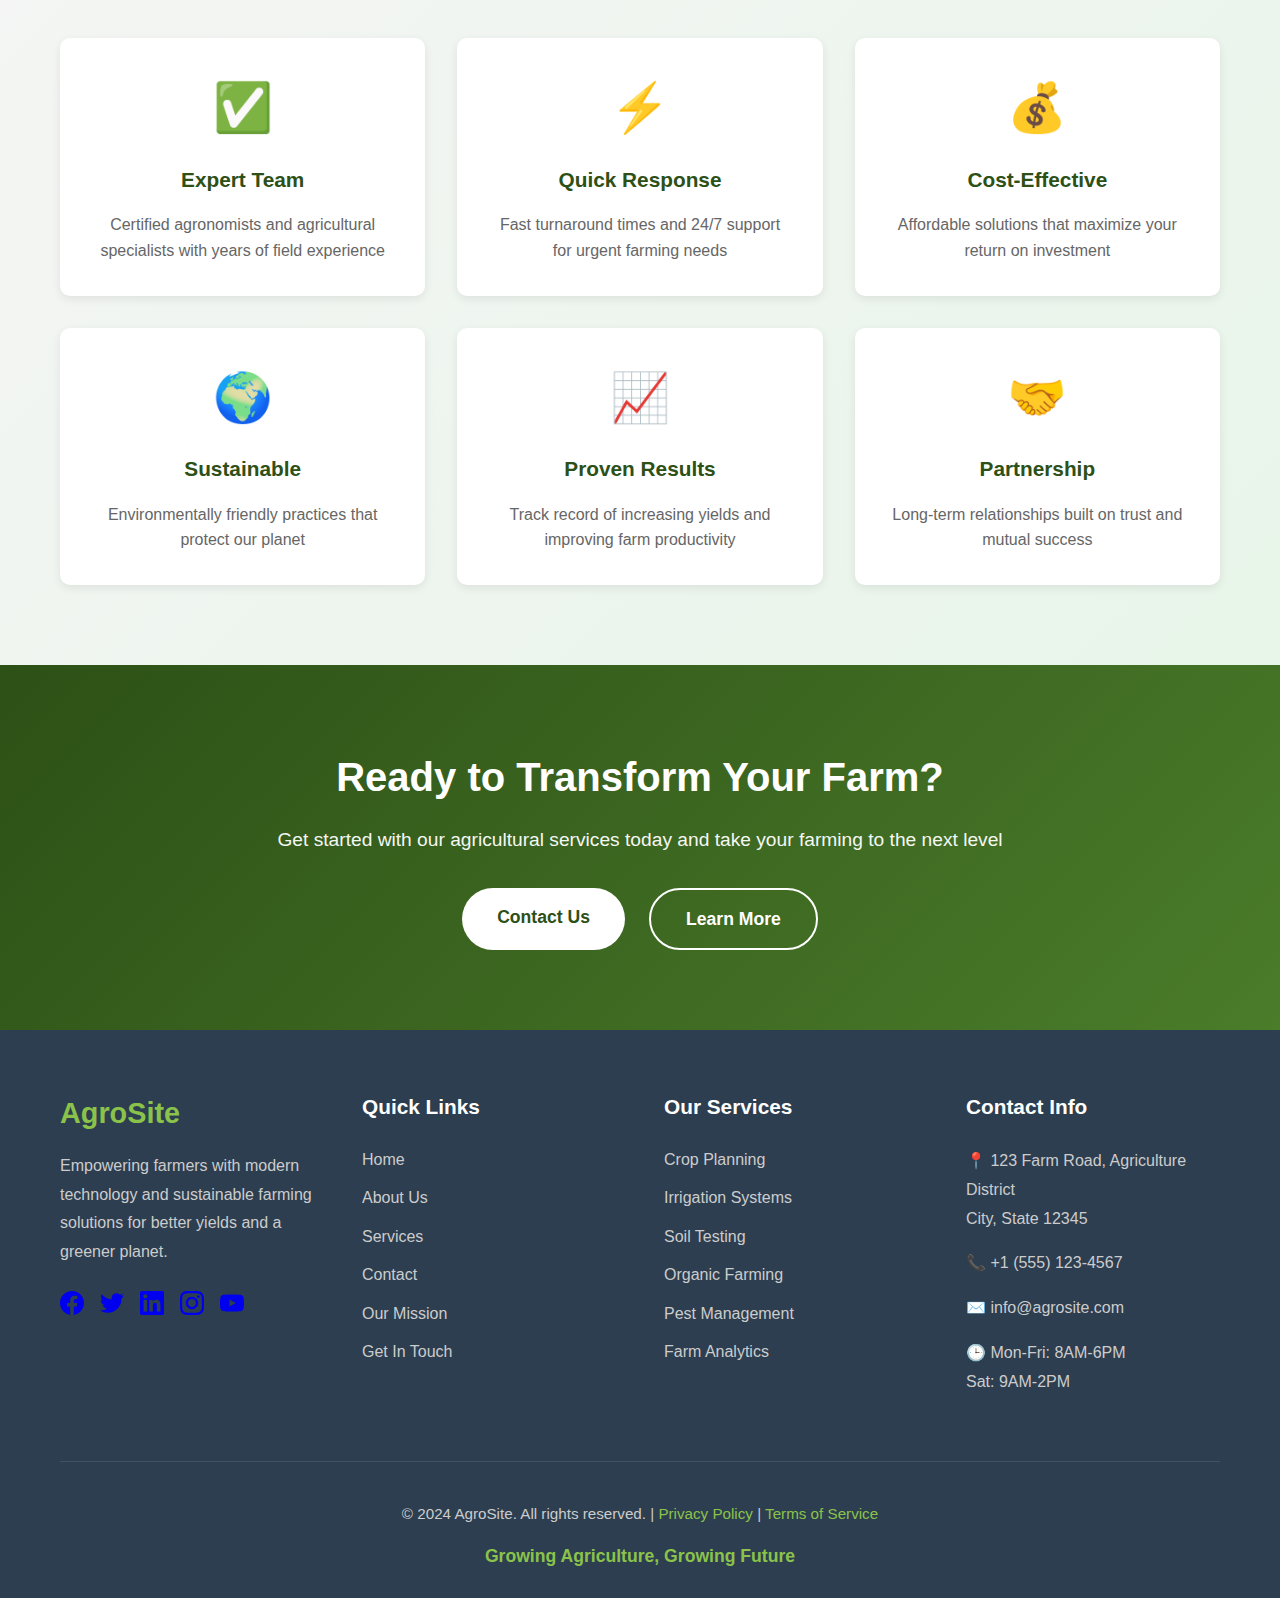
<file: service.html>
<!DOCTYPE html>
<html lang="en">
<head>
    <meta charset="UTF-8">
    <meta name="viewport" content="width=device-width, initial-scale=1.0">
    <title>Services - AgroSite</title>
    <link rel="stylesheet" href="styles.css">
</head>
<body>
    <nav class="navbar">
        <div class="nav-container">
            <div class="logo">
                <a href="index.html">AgroSite</a>
            </div>
            <ul class="nav-menu">
                <li><a href="index.html" class="nav-link">Home</a></li>
                <li><a href="about.html" class="nav-link">About</a></li>
                <li><a href="service.html" class="nav-link active">Service</a></li>
                <li><a href="contact.html" class="nav-link">Contact</a></li>
            </ul>
            <div class="hamburger">
                <span></span>
                <span></span>
                <span></span>
            </div>
        </div>
    </nav>

    <!-- Services Hero Section -->
    <section class="services-hero">
        <div class="container">
            <h1 class="services-title">Our Agricultural Services</h1>
            <p class="services-subtitle">Comprehensive solutions for modern farming and sustainable agriculture</p>
        </div>
    </section>

    <!-- Main Services Section -->
    <section class="services-section">
        <div class="container">
            <div class="services-grid-main">
                <!-- Service 1 -->
                <div class="service-card-main">
                    <div class="service-icon-main">🌱</div>
                    <h3>Crop Planning & Management</h3>
                    <p>Our expert agronomists help you develop comprehensive crop planning strategies tailored to your land, climate, and market demands. We provide:</p>
                    <ul class="service-features">
                        <li>✓ Crop selection and rotation planning</li>
                        <li>✓ Seasonal planting schedules</li>
                        <li>✓ Yield optimization strategies</li>
                        <li>✓ Market analysis and crop recommendations</li>
                        <li>✓ Risk assessment and mitigation</li>
                    </ul>
                </div>

                <!-- Service 2 -->
                <div class="service-card-main">
                    <div class="service-icon-main">💧</div>
                    <h3>Irrigation Systems</h3>
                    <p>Efficient water management is crucial for sustainable farming. We design and install modern irrigation systems that maximize water efficiency:</p>
                    <ul class="service-features">
                        <li>✓ Drip irrigation system installation</li>
                        <li>✓ Sprinkler system design and setup</li>
                        <li>✓ Water conservation solutions</li>
                        <li>✓ Automated irrigation controls</li>
                        <li>✓ Maintenance and repair services</li>
                    </ul>
                </div>

                <!-- Service 3 -->
                <div class="service-card-main">
                    <div class="service-icon-main">🔬</div>
                    <h3>Soil Testing & Analysis</h3>
                    <p>Understanding your soil is the foundation of successful farming. Our comprehensive soil analysis services include:</p>
                    <ul class="service-features">
                        <li>✓ Complete soil health assessment</li>
                        <li>✓ Nutrient level analysis</li>
                        <li>✓ pH and chemical composition testing</li>
                        <li>✓ Customized fertilizer recommendations</li>
                        <li>✓ Soil improvement programs</li>
                    </ul>
                </div>

                <!-- Service 4 -->
                <div class="service-card-main">
                    <div class="service-icon-main">🌿</div>
                    <h3>Organic Farming Solutions</h3>
                    <p>Transition to organic farming with our certified organic solutions and expert guidance throughout the certification process:</p>
                    <ul class="service-features">
                        <li>✓ Organic certification support</li>
                        <li>✓ Organic farming methods training</li>
                        <li>✓ Organic pest control solutions</li>
                        <li>✓ Compost and organic fertilizer programs</li>
                        <li>✓ Sustainable farming practices</li>
                    </ul>
                </div>

                <!-- Service 5 -->
                <div class="service-card-main">
                    <div class="service-icon-main">🐛</div>
                    <h3>Pest & Disease Management</h3>
                    <p>Protect your crops with our integrated pest management (IPM) approach that combines eco-friendly solutions:</p>
                    <ul class="service-features">
                        <li>✓ Integrated Pest Management (IPM)</li>
                        <li>✓ Biological pest control methods</li>
                        <li>✓ Disease diagnosis and treatment</li>
                        <li>✓ Preventive care programs</li>
                        <li>✓ Eco-friendly pesticide alternatives</li>
                    </ul>
                </div>

                <!-- Service 6 -->
                <div class="service-card-main">
                    <div class="service-icon-main">📊</div>
                    <h3>Farm Analytics & Technology</h3>
                    <p>Leverage data-driven insights to make informed decisions and optimize your farm's productivity:</p>
                    <ul class="service-features">
                        <li>✓ Farm data collection and analysis</li>
                        <li>✓ Precision agriculture technology</li>
                        <li>✓ Crop monitoring systems</li>
                        <li>✓ Performance tracking and reporting</li>
                        <li>✓ Smart farming solutions</li>
                    </ul>
                </div>

                <!-- Service 7 -->
                <div class="service-card-main">
                    <div class="service-icon-main">🌾</div>
                    <h3>Harvest Management</h3>
                    <p>Optimize your harvest operations with our comprehensive harvest management services:</p>
                    <ul class="service-features">
                        <li>✓ Harvest timing optimization</li>
                        <li>✓ Post-harvest handling guidance</li>
                        <li>✓ Storage solutions and recommendations</li>
                        <li>✓ Quality control and grading</li>
                        <li>✓ Market preparation strategies</li>
                    </ul>
                </div>

                <!-- Service 8 -->
                <div class="service-card-main">
                    <div class="service-icon-main">👨‍🌾</div>
                    <h3>Agricultural Consulting</h3>
                    <p>Get expert advice from our certified agricultural consultants on all aspects of farming:</p>
                    <ul class="service-features">
                        <li>✓ One-on-one consultation sessions</li>
                        <li>✓ Farm assessment and evaluation</li>
                        <li>✓ Business planning and strategy</li>
                        <li>✓ Financial planning for farms</li>
                        <li>✓ Ongoing support and guidance</li>
                    </ul>
                </div>
            </div>
        </div>
    </section>

    <!-- Benefits Section -->
    <section class="benefits-section">
        <div class="container">
            <h2 class="section-title">Why Choose Our Services?</h2>
            <div class="benefits-grid">
                <div class="benefit-item">
                    <div class="benefit-icon">✅</div>
                    <h4>Expert Team</h4>
                    <p>Certified agronomists and agricultural specialists with years of field experience</p>
                </div>
                <div class="benefit-item">
                    <div class="benefit-icon">⚡</div>
                    <h4>Quick Response</h4>
                    <p>Fast turnaround times and 24/7 support for urgent farming needs</p>
                </div>
                <div class="benefit-item">
                    <div class="benefit-icon">💰</div>
                    <h4>Cost-Effective</h4>
                    <p>Affordable solutions that maximize your return on investment</p>
                </div>
                <div class="benefit-item">
                    <div class="benefit-icon">🌍</div>
                    <h4>Sustainable</h4>
                    <p>Environmentally friendly practices that protect our planet</p>
                </div>
                <div class="benefit-item">
                    <div class="benefit-icon">📈</div>
                    <h4>Proven Results</h4>
                    <p>Track record of increasing yields and improving farm productivity</p>
                </div>
                <div class="benefit-item">
                    <div class="benefit-icon">🤝</div>
                    <h4>Partnership</h4>
                    <p>Long-term relationships built on trust and mutual success</p>
                </div>
            </div>
        </div>
    </section>

    <!-- CTA Section -->
    <section class="cta-section">
        <div class="container">
            <h2>Ready to Transform Your Farm?</h2>
            <p>Get started with our agricultural services today and take your farming to the next level</p>
            <div class="cta-buttons">
                <a href="contact.html" class="btn btn-primary">Contact Us</a>
                <a href="about.html" class="btn btn-secondary">Learn More</a>
            </div>
        </div>
    </section>

    <!-- Footer -->
    <footer class="footer">
        <div class="container">
            <div class="footer-content">
                <div class="footer-section">
                    <h3>AgroSite</h3>
                    <p>Empowering farmers with modern technology and sustainable farming solutions for better yields and a greener planet.</p>
                    <div class="social-icons">
                        <a href="#" class="social-icon" aria-label="Facebook" target="_blank">
                            <svg width="24" height="24" viewBox="0 0 24 24" fill="currentColor">
                                <path d="M24 12.073c0-6.627-5.373-12-12-12s-12 5.373-12 12c0 5.99 4.388 10.954 10.125 11.854v-8.385H7.078v-3.47h3.047V9.43c0-3.007 1.792-4.669 4.533-4.669 1.312 0 2.686.235 2.686.235v2.953H15.83c-1.491 0-1.956.925-1.956 1.874v2.25h3.328l-.532 3.47h-2.796v8.385C19.612 23.027 24 18.062 24 12.073z"/>
                            </svg>
                        </a>
                        <a href="#" class="social-icon" aria-label="Twitter" target="_blank">
                            <svg width="24" height="24" viewBox="0 0 24 24" fill="currentColor">
                                <path d="M23.953 4.57a10 10 0 01-2.825.775 4.958 4.958 0 002.163-2.723c-.951.555-2.005.959-3.127 1.184a4.92 4.92 0 00-8.384 4.482C7.69 8.095 4.067 6.13 1.64 3.162a4.822 4.822 0 00-.666 2.475c0 1.71.87 3.213 2.188 4.096a4.904 4.904 0 01-2.228-.616v.06a4.923 4.923 0 003.946 4.827 4.996 4.996 0 01-2.212.085 4.936 4.936 0 004.604 3.417 9.867 9.867 0 01-6.102 2.105c-.39 0-.779-.023-1.17-.067a13.995 13.995 0 007.557 2.209c9.053 0 13.998-7.496 13.998-13.985 0-.21 0-.42-.015-.63A9.935 9.935 0 0024 4.59z"/>
                            </svg>
                        </a>
                        <a href="#" class="social-icon" aria-label="LinkedIn" target="_blank">
                            <svg width="24" height="24" viewBox="0 0 24 24" fill="currentColor">
                                <path d="M20.447 20.452h-3.554v-5.569c0-1.328-.027-3.037-1.852-3.037-1.853 0-2.136 1.445-2.136 2.939v5.667H9.351V9h3.414v1.561h.046c.477-.9 1.637-1.85 3.37-1.85 3.601 0 4.267 2.37 4.267 5.455v6.286zM5.337 7.433c-1.144 0-2.063-.926-2.063-2.065 0-1.138.92-2.063 2.063-2.063 1.14 0 2.064.925 2.064 2.063 0 1.139-.925 2.065-2.064 2.065zm1.782 13.019H3.555V9h3.564v11.452zM22.225 0H1.771C.792 0 0 .774 0 1.729v20.542C0 23.227.792 24 1.771 24h20.451C23.2 24 24 23.227 24 22.271V1.729C24 .774 23.2 0 22.222 0h.003z"/>
                            </svg>
                        </a>
                        <a href="#" class="social-icon" aria-label="Instagram" target="_blank">
                            <svg width="24" height="24" viewBox="0 0 24 24" fill="currentColor">
                                <path d="M12 2.163c3.204 0 3.584.012 4.85.07 3.252.148 4.771 1.691 4.919 4.919.058 1.265.069 1.645.069 4.849 0 3.205-.012 3.584-.069 4.849-.149 3.225-1.664 4.771-4.919 4.919-1.266.058-1.644.07-4.85.07-3.204 0-3.584-.012-4.849-.07-3.26-.149-4.771-1.699-4.919-4.92-.058-1.265-.07-1.644-.07-4.849 0-3.204.013-3.583.07-4.849.149-3.227 1.664-4.771 4.919-4.919 1.266-.057 1.645-.069 4.849-.069zm0-2.163c-3.259 0-3.667.014-4.947.072-4.358.2-6.78 2.618-6.98 6.98-.059 1.281-.073 1.689-.073 4.948 0 3.259.014 3.668.072 4.948.2 4.358 2.618 6.78 6.98 6.98 1.281.058 1.689.072 4.948.072 3.259 0 3.668-.014 4.948-.072 4.354-.2 6.782-2.618 6.979-6.98.059-1.28.073-1.689.073-4.948 0-3.259-.014-3.667-.072-4.947-.196-4.354-2.617-6.78-6.979-6.98-1.281-.059-1.69-.073-4.949-.073zm0 5.838c-3.403 0-6.162 2.759-6.162 6.162s2.759 6.163 6.162 6.163 6.162-2.759 6.162-6.163c0-3.403-2.759-6.162-6.162-6.162zm0 10.162c-2.209 0-4-1.79-4-4 0-2.209 1.791-4 4-4s4 1.791 4 4c0 2.21-1.791 4-4 4zm6.406-11.845c-.796 0-1.441.645-1.441 1.44s.645 1.44 1.441 1.44c.795 0 1.439-.645 1.439-1.44s-.644-1.44-1.439-1.44z"/>
                            </svg>
                        </a>
                        <a href="#" class="social-icon" aria-label="YouTube" target="_blank">
                            <svg width="24" height="24" viewBox="0 0 24 24" fill="currentColor">
                                <path d="M23.498 6.186a3.016 3.016 0 0 0-2.122-2.136C19.505 3.545 12 3.545 12 3.545s-7.505 0-9.377.505A3.017 3.017 0 0 0 .502 6.186C0 8.07 0 12 0 12s0 3.93.502 5.814a3.016 3.016 0 0 0 2.122 2.136c1.871.505 9.376.505 9.376.505s7.505 0 9.377-.505a3.015 3.015 0 0 0 2.122-2.136C24 15.93 24 12 24 12s0-3.93-.502-5.814zM9.545 15.568V8.432L15.818 12l-6.273 3.568z"/>
                            </svg>
                        </a>
                    </div>
                </div>
                
                <div class="footer-section">
                    <h4>Quick Links</h4>
                    <ul class="footer-links">
                        <li><a href="index.html">Home</a></li>
                        <li><a href="about.html">About Us</a></li>
                        <li><a href="service.html">Services</a></li>
                        <li><a href="contact.html">Contact</a></li>
                        <li><a href="index.html#about">Our Mission</a></li>
                        <li><a href="contact.html">Get In Touch</a></li>
                    </ul>
                </div>
                
                <div class="footer-section">
                    <h4>Our Services</h4>
                    <ul class="footer-links">
                        <li><a href="service.html">Crop Planning</a></li>
                        <li><a href="service.html">Irrigation Systems</a></li>
                        <li><a href="service.html">Soil Testing</a></li>
                        <li><a href="service.html">Organic Farming</a></li>
                        <li><a href="service.html">Pest Management</a></li>
                        <li><a href="service.html">Farm Analytics</a></li>
                    </ul>
                </div>
                
                <div class="footer-section">
                    <h4>Contact Info</h4>
                    <ul class="footer-contact">
                        <li>📍 123 Farm Road, Agriculture District<br>City, State 12345</li>
                        <li>📞 +1 (555) 123-4567</li>
                        <li>✉️ info@agrosite.com</li>
                        <li>🕒 Mon-Fri: 8AM-6PM<br>Sat: 9AM-2PM</li>
                    </ul>
                </div>
            </div>
            
            <div class="footer-bottom">
                <p>&copy; 2024 AgroSite. All rights reserved. | <a href="#">Privacy Policy</a> | <a href="#">Terms of Service</a></p>
                <p class="footer-tagline">Growing Agriculture, Growing Future</p>
            </div>
        </div>
    </footer>

    <script src="script.js"></script>
</body>
</html>
</file>
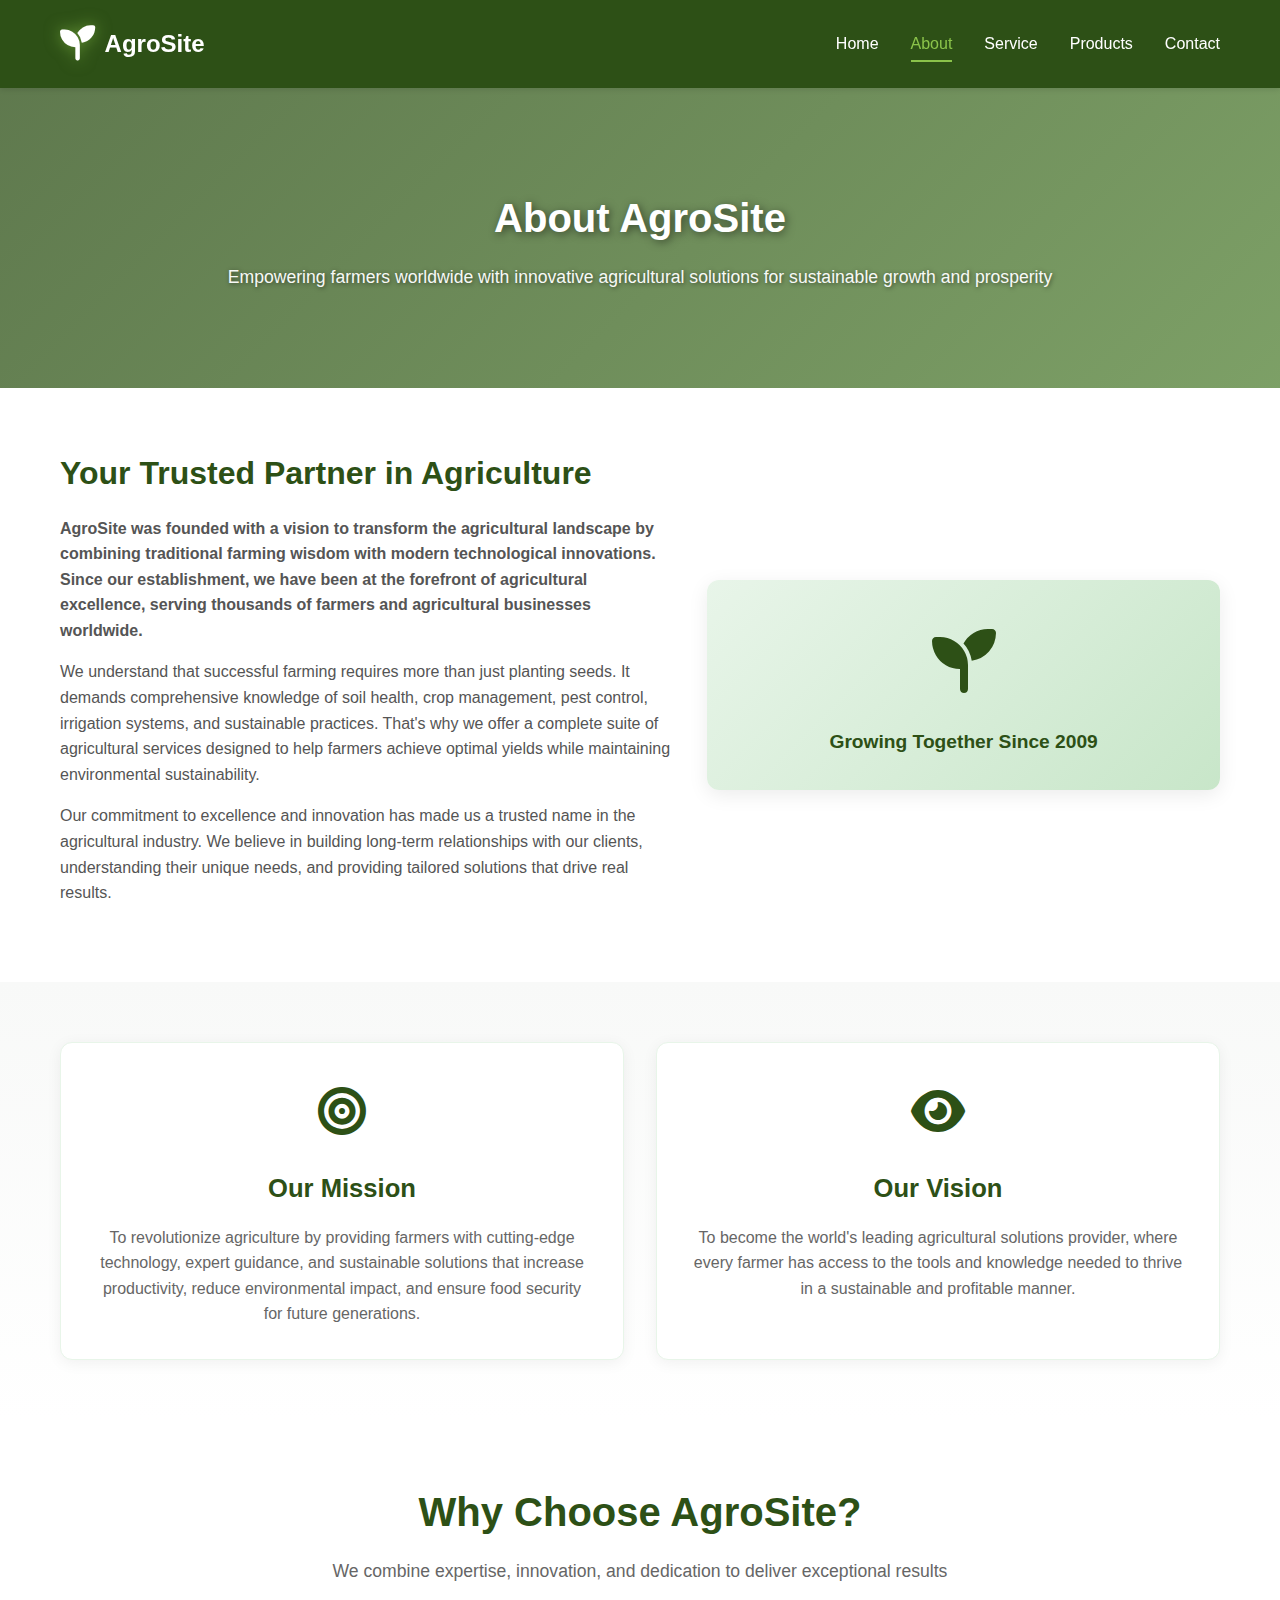
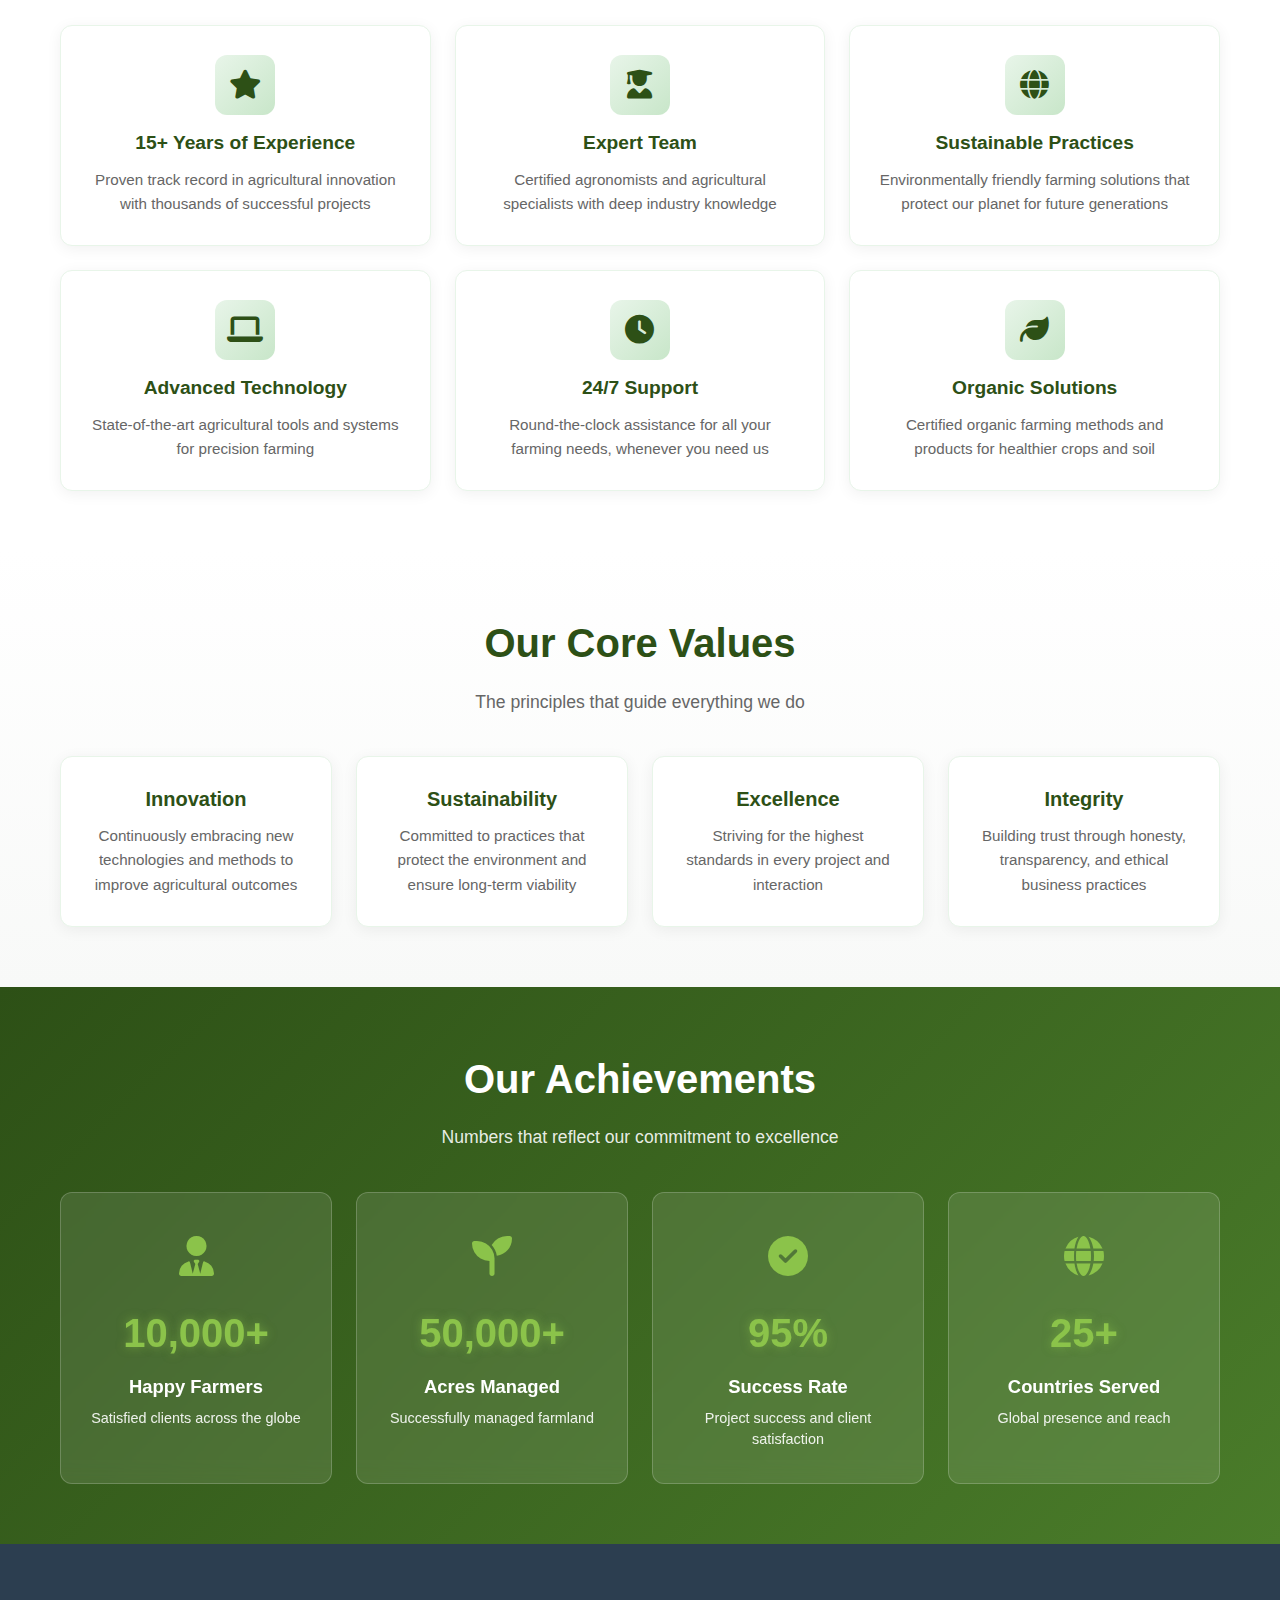
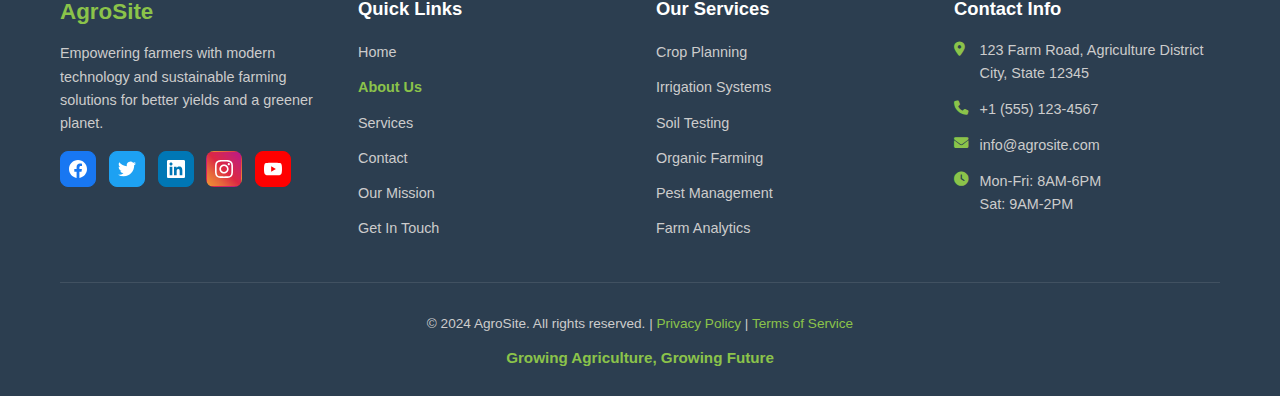
<file: Frontend/about.html>
<!DOCTYPE html>
<html lang="en">
<head>
    <meta charset="UTF-8">
    <meta name="viewport" content="width=device-width, initial-scale=1.0">
    <title>About - AgroSite</title>
    <link rel="stylesheet" href="https://cdnjs.cloudflare.com/ajax/libs/font-awesome/6.4.0/css/all.min.css">
    <link rel="stylesheet" href="styles.css">
</head>
<body>
    <nav class="navbar">
        <div class="nav-container">
            <div class="logo">
                <a href="index.html">
                    <span class="logo-icon"><i class="fa fa-seedling"></i></span>
                    <span class="logo-text">AgroSite</span>
                </a>
            </div>
            <ul class="nav-menu">
                <li><a href="index.html" class="nav-link">Home</a></li>
                <li><a href="about.html" class="nav-link active">About</a></li>
                <li><a href="service.html" class="nav-link">Service</a></li>
                <li><a href="products.html" class="nav-link">Products</a></li>
                <li><a href="contact.html" class="nav-link">Contact</a></li>
            </ul>
            <div class="hamburger">
                <span></span>
                <span></span>
                <span></span>
            </div>
        </div>
    </nav>

    <!-- About Hero Section -->
    <section class="about-hero">
        <div class="about-hero-background"></div>
        <div class="about-hero-overlay"></div>
        <div class="container">
            <div class="about-hero-content-wrapper">
                <h1 class="about-hero-title">About AgroSite</h1>
                <p class="about-hero-subtitle">Empowering farmers worldwide with innovative agricultural solutions for sustainable growth and prosperity</p>
            </div>
        </div>
    </section>

    <!-- Company Story Section -->
    <section class="company-story">
        <div class="container">
            <div class="story-content">
                <div class="story-text">
                    <h2 class="story-title">Your Trusted Partner in Agriculture</h2>
                    <p class="story-intro">AgroSite was founded with a vision to transform the agricultural landscape by combining traditional farming wisdom with modern technological innovations. Since our establishment, we have been at the forefront of agricultural excellence, serving thousands of farmers and agricultural businesses worldwide.</p>
                    <p>We understand that successful farming requires more than just planting seeds. It demands comprehensive knowledge of soil health, crop management, pest control, irrigation systems, and sustainable practices. That's why we offer a complete suite of agricultural services designed to help farmers achieve optimal yields while maintaining environmental sustainability.</p>
                    <p>Our commitment to excellence and innovation has made us a trusted name in the agricultural industry. We believe in building long-term relationships with our clients, understanding their unique needs, and providing tailored solutions that drive real results.</p>
                </div>
                <div class="story-image">
                    <div class="story-visual">
                        <span class="story-icon"><i class="fa fa-seedling"></i></span>
                        <p>Growing Together Since 2009</p>
                    </div>
                </div>
            </div>
        </div>
    </section>

    <!-- Mission & Vision Section -->
    <section class="mission-vision">
        <div class="container">
            <div class="mv-grid">
                <div class="mv-card mission-card">
                    <div class="mv-icon"><i class="fa fa-bullseye"></i></div>
                    <h3>Our Mission</h3>
                    <p>To revolutionize agriculture by providing farmers with cutting-edge technology, expert guidance, and sustainable solutions that increase productivity, reduce environmental impact, and ensure food security for future generations.</p>
                </div>
                <div class="mv-card vision-card">
                    <div class="mv-icon"><i class="fa fa-eye"></i></div>
                    <h3>Our Vision</h3>
                    <p>To become the world's leading agricultural solutions provider, where every farmer has access to the tools and knowledge needed to thrive in a sustainable and profitable manner.</p>
                </div>
            </div>
        </div>
    </section>

    <!-- Why Choose Us Section -->
    <section class="why-choose-section">
        <div class="container">
            <div class="section-header-new">
                <h2 class="section-title-new">Why Choose AgroSite?</h2>
                <p class="section-subtitle-new">We combine expertise, innovation, and dedication to deliver exceptional results</p>
            </div>
            <div class="why-choose-grid">
                <div class="why-card">
                    <div class="why-icon-wrapper">
                        <span class="why-icon"><i class="fa fa-star"></i></span>
                    </div>
                    <h4>15+ Years of Experience</h4>
                    <p>Proven track record in agricultural innovation with thousands of successful projects</p>
                </div>
                <div class="why-card">
                    <div class="why-icon-wrapper">
                        <span class="why-icon"><i class="fa fa-user-graduate"></i></span>
                    </div>
                    <h4>Expert Team</h4>
                    <p>Certified agronomists and agricultural specialists with deep industry knowledge</p>
                </div>
                <div class="why-card">
                    <div class="why-icon-wrapper">
                        <span class="why-icon"><i class="fa fa-globe"></i></span>
                    </div>
                    <h4>Sustainable Practices</h4>
                    <p>Environmentally friendly farming solutions that protect our planet for future generations</p>
                </div>
                <div class="why-card">
                    <div class="why-icon-wrapper">
                        <span class="why-icon"><i class="fa fa-laptop"></i></span>
                    </div>
                    <h4>Advanced Technology</h4>
                    <p>State-of-the-art agricultural tools and systems for precision farming</p>
                </div>
                <div class="why-card">
                    <div class="why-icon-wrapper">
                        <span class="why-icon"><i class="fa fa-clock"></i></span>
                    </div>
                    <h4>24/7 Support</h4>
                    <p>Round-the-clock assistance for all your farming needs, whenever you need us</p>
                </div>
                <div class="why-card">
                    <div class="why-icon-wrapper">
                        <span class="why-icon"><i class="fa fa-leaf"></i></span>
                    </div>
                    <h4>Organic Solutions</h4>
                    <p>Certified organic farming methods and products for healthier crops and soil</p>
                </div>
            </div>
        </div>
    </section>

    <!-- Core Values Section -->
    <section class="values-section">
        <div class="container">
            <div class="section-header-new">
                <h2 class="section-title-new">Our Core Values</h2>
                <p class="section-subtitle-new">The principles that guide everything we do</p>
            </div>
            <div class="values-grid">
                <div class="value-card">
                    <h4>Innovation</h4>
                    <p>Continuously embracing new technologies and methods to improve agricultural outcomes</p>
                </div>
                <div class="value-card">
                    <h4>Sustainability</h4>
                    <p>Committed to practices that protect the environment and ensure long-term viability</p>
                </div>
                <div class="value-card">
                    <h4>Excellence</h4>
                    <p>Striving for the highest standards in every project and interaction</p>
                </div>
                <div class="value-card">
                    <h4>Integrity</h4>
                    <p>Building trust through honesty, transparency, and ethical business practices</p>
                </div>
            </div>
        </div>
    </section>

    <!-- Achievements Section -->
    <section class="achievements-section-new">
        <div class="container">
            <div class="section-header-new">
                <h2 class="section-title-new">Our Achievements</h2>
                <p class="section-subtitle-new">Numbers that reflect our commitment to excellence</p>
            </div>
            <div class="achievements-grid-new">
                <div class="achievement-card-new">
                    <div class="achievement-icon-new"><i class="fa fa-user-tie"></i></div>
                    <div class="achievement-number-new">10,000+</div>
                    <div class="achievement-label-new">Happy Farmers</div>
                    <p class="achievement-desc">Satisfied clients across the globe</p>
                </div>
                <div class="achievement-card-new">
                    <div class="achievement-icon-new"><i class="fa fa-seedling"></i></div>
                    <div class="achievement-number-new">50,000+</div>
                    <div class="achievement-label-new">Acres Managed</div>
                    <p class="achievement-desc">Successfully managed farmland</p>
                </div>
                <div class="achievement-card-new">
                    <div class="achievement-icon-new"><i class="fa fa-check-circle"></i></div>
                    <div class="achievement-number-new">95%</div>
                    <div class="achievement-label-new">Success Rate</div>
                    <p class="achievement-desc">Project success and client satisfaction</p>
                </div>
                <div class="achievement-card-new">
                    <div class="achievement-icon-new"><i class="fa fa-globe"></i></div>
                    <div class="achievement-number-new">25+</div>
                    <div class="achievement-label-new">Countries Served</div>
                    <p class="achievement-desc">Global presence and reach</p>
                </div>
            </div>
        </div>
    </section>

    <!-- Footer -->
    <footer class="footer">
        <div class="container">
            <div class="footer-content">
                <div class="footer-section">
                    <h3>AgroSite</h3>
                    <p>Empowering farmers with modern technology and sustainable farming solutions for better yields and a greener planet.</p>
                    <div class="social-icons">
                        <a href="#" class="social-icon" aria-label="Facebook" target="_blank">
                            <svg width="24" height="24" viewBox="0 0 24 24" fill="currentColor">
                                <path d="M24 12.073c0-6.627-5.373-12-12-12s-12 5.373-12 12c0 5.99 4.388 10.954 10.125 11.854v-8.385H7.078v-3.47h3.047V9.43c0-3.007 1.792-4.669 4.533-4.669 1.312 0 2.686.235 2.686.235v2.953H15.83c-1.491 0-1.956.925-1.956 1.874v2.25h3.328l-.532 3.47h-2.796v8.385C19.612 23.027 24 18.062 24 12.073z"/>
                            </svg>
                        </a>
                        <a href="#" class="social-icon" aria-label="Twitter" target="_blank">
                            <svg width="24" height="24" viewBox="0 0 24 24" fill="currentColor">
                                <path d="M23.953 4.57a10 10 0 01-2.825.775 4.958 4.958 0 002.163-2.723c-.951.555-2.005.959-3.127 1.184a4.92 4.92 0 00-8.384 4.482C7.69 8.095 4.067 6.13 1.64 3.162a4.822 4.822 0 00-.666 2.475c0 1.71.87 3.213 2.188 4.096a4.904 4.904 0 01-2.228-.616v.06a4.923 4.923 0 003.946 4.827 4.996 4.996 0 01-2.212.085 4.936 4.936 0 004.604 3.417 9.867 9.867 0 01-6.102 2.105c-.39 0-.779-.023-1.17-.067a13.995 13.995 0 007.557 2.209c9.053 0 13.998-7.496 13.998-13.985 0-.21 0-.42-.015-.63A9.935 9.935 0 0024 4.59z"/>
                            </svg>
                        </a>
                        <a href="#" class="social-icon" aria-label="LinkedIn" target="_blank">
                            <svg width="24" height="24" viewBox="0 0 24 24" fill="currentColor">
                                <path d="M20.447 20.452h-3.554v-5.569c0-1.328-.027-3.037-1.852-3.037-1.853 0-2.136 1.445-2.136 2.939v5.667H9.351V9h3.414v1.561h.046c.477-.9 1.637-1.85 3.37-1.85 3.601 0 4.267 2.37 4.267 5.455v6.286zM5.337 7.433c-1.144 0-2.063-.926-2.063-2.065 0-1.138.92-2.063 2.063-2.063 1.14 0 2.064.925 2.064 2.063 0 1.139-.925 2.065-2.064 2.065zm1.782 13.019H3.555V9h3.564v11.452zM22.225 0H1.771C.792 0 0 .774 0 1.729v20.542C0 23.227.792 24 1.771 24h20.451C23.2 24 24 23.227 24 22.271V1.729C24 .774 23.2 0 22.222 0h.003z"/>
                            </svg>
                        </a>
                        <a href="#" class="social-icon" aria-label="Instagram" target="_blank">
                            <svg width="24" height="24" viewBox="0 0 24 24" fill="currentColor">
                                <path d="M12 2.163c3.204 0 3.584.012 4.85.07 3.252.148 4.771 1.691 4.919 4.919.058 1.265.069 1.645.069 4.849 0 3.205-.012 3.584-.069 4.849-.149 3.225-1.664 4.771-4.919 4.919-1.266.058-1.644.07-4.85.07-3.204 0-3.584-.012-4.849-.07-3.26-.149-4.771-1.699-4.919-4.92-.058-1.265-.07-1.644-.07-4.849 0-3.204.013-3.583.07-4.849.149-3.227 1.664-4.771 4.919-4.919 1.266-.057 1.645-.069 4.849-.069zm0-2.163c-3.259 0-3.667.014-4.947.072-4.358.2-6.78 2.618-6.98 6.98-.059 1.281-.073 1.689-.073 4.948 0 3.259.014 3.668.072 4.948.2 4.358 2.618 6.78 6.98 6.98 1.281.058 1.689.072 4.948.072 3.259 0 3.668-.014 4.948-.072 4.354-.2 6.782-2.618 6.979-6.98.059-1.28.073-1.689.073-4.948 0-3.259-.014-3.667-.072-4.947-.196-4.354-2.617-6.78-6.979-6.98-1.281-.059-1.69-.073-4.949-.073zm0 5.838c-3.403 0-6.162 2.759-6.162 6.162s2.759 6.163 6.162 6.163 6.162-2.759 6.162-6.163c0-3.403-2.759-6.162-6.162-6.162zm0 10.162c-2.209 0-4-1.79-4-4 0-2.209 1.791-4 4-4s4 1.791 4 4c0 2.21-1.791 4-4 4zm6.406-11.845c-.796 0-1.441.645-1.441 1.44s.645 1.44 1.441 1.44c.795 0 1.439-.645 1.439-1.44s-.644-1.44-1.439-1.44z"/>
                            </svg>
                        </a>
                        <a href="#" class="social-icon" aria-label="YouTube" target="_blank">
                            <svg width="24" height="24" viewBox="0 0 24 24" fill="currentColor">
                                <path d="M23.498 6.186a3.016 3.016 0 0 0-2.122-2.136C19.505 3.545 12 3.545 12 3.545s-7.505 0-9.377.505A3.017 3.017 0 0 0 .502 6.186C0 8.07 0 12 0 12s0 3.93.502 5.814a3.016 3.016 0 0 0 2.122 2.136c1.871.505 9.376.505 9.376.505s7.505 0 9.377-.505a3.015 3.015 0 0 0 2.122-2.136C24 15.93 24 12 24 12s0-3.93-.502-5.814zM9.545 15.568V8.432L15.818 12l-6.273 3.568z"/>
                            </svg>
                        </a>
                    </div>
                </div>
                
                <div class="footer-section">
                    <h4>Quick Links</h4>
                    <ul class="footer-links">
                        <li><a href="index.html">Home</a></li>
                        <li><a href="about.html" class="footer-active">About Us</a></li>
                        <li><a href="service.html">Services</a></li>
                        <li><a href="contact.html">Contact</a></li>
                        <li><a href="index.html#about">Our Mission</a></li>
                        <li><a href="contact.html">Get In Touch</a></li>
                    </ul>
                </div>
                
                <div class="footer-section">
                    <h4>Our Services</h4>
                    <ul class="footer-links">
                        <li><a href="service.html">Crop Planning</a></li>
                        <li><a href="service.html">Irrigation Systems</a></li>
                        <li><a href="service.html">Soil Testing</a></li>
                        <li><a href="service.html">Organic Farming</a></li>
                        <li><a href="service.html">Pest Management</a></li>
                        <li><a href="service.html">Farm Analytics</a></li>
                    </ul>
                </div>
                
                <div class="footer-section">
                    <h4>Contact Info</h4>
                    <ul class="footer-contact">
                        <li><i class="fa fa-map-marker-alt"></i> <span>123 Farm Road, Agriculture District<br>City, State 12345</span></li>
                        <li><i class="fa fa-phone"></i> <span>+1 (555) 123-4567</span></li>
                        <li><i class="fa fa-envelope"></i> <span>info@agrosite.com</span></li>
                        <li><i class="fa fa-clock"></i> <span>Mon-Fri: 8AM-6PM<br>Sat: 9AM-2PM</span></li>
                    </ul>
                </div>
            </div>
            
            <div class="footer-bottom">
                <p>&copy; 2024 AgroSite. All rights reserved. | <a href="#">Privacy Policy</a> | <a href="#">Terms of Service</a></p>
                <p class="footer-tagline">Growing Agriculture, Growing Future</p>
            </div>
        </div>
    </footer>

    <script src="script.js"></script>
</body>
</html>
</file>
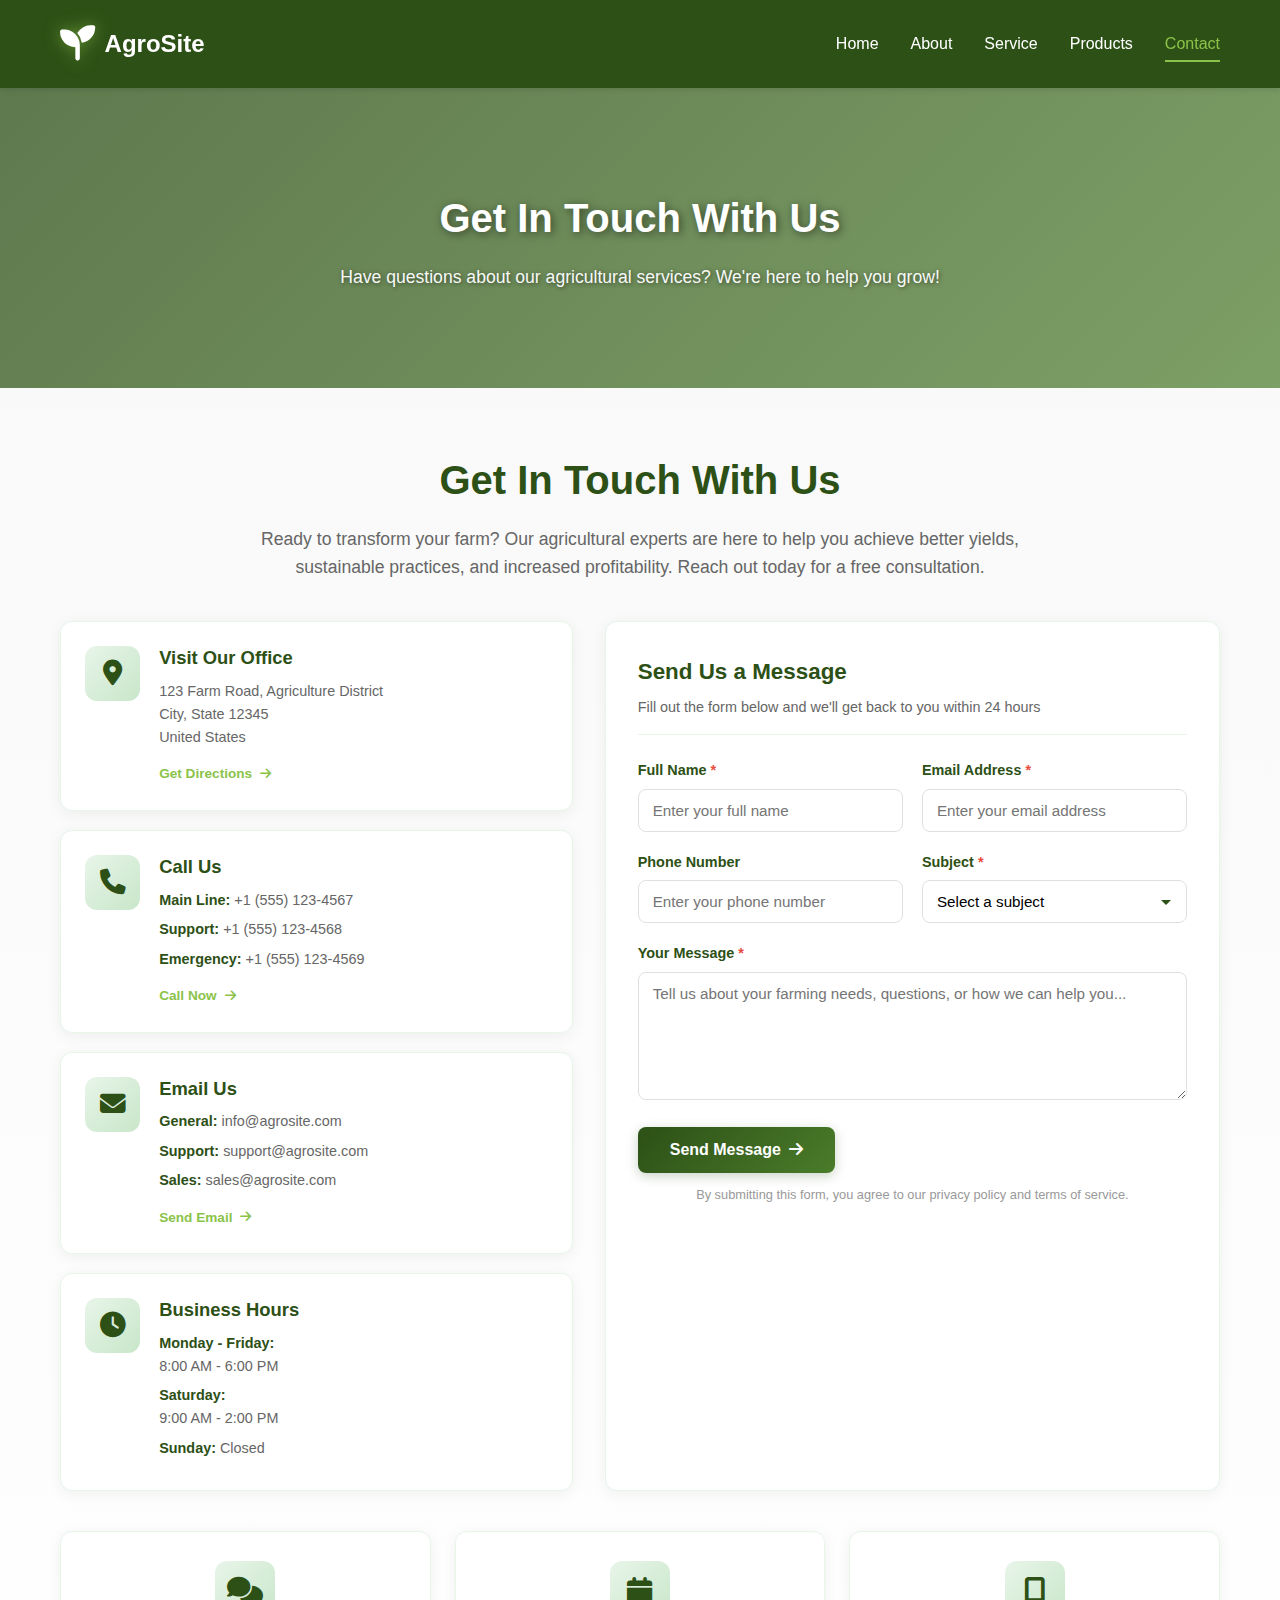
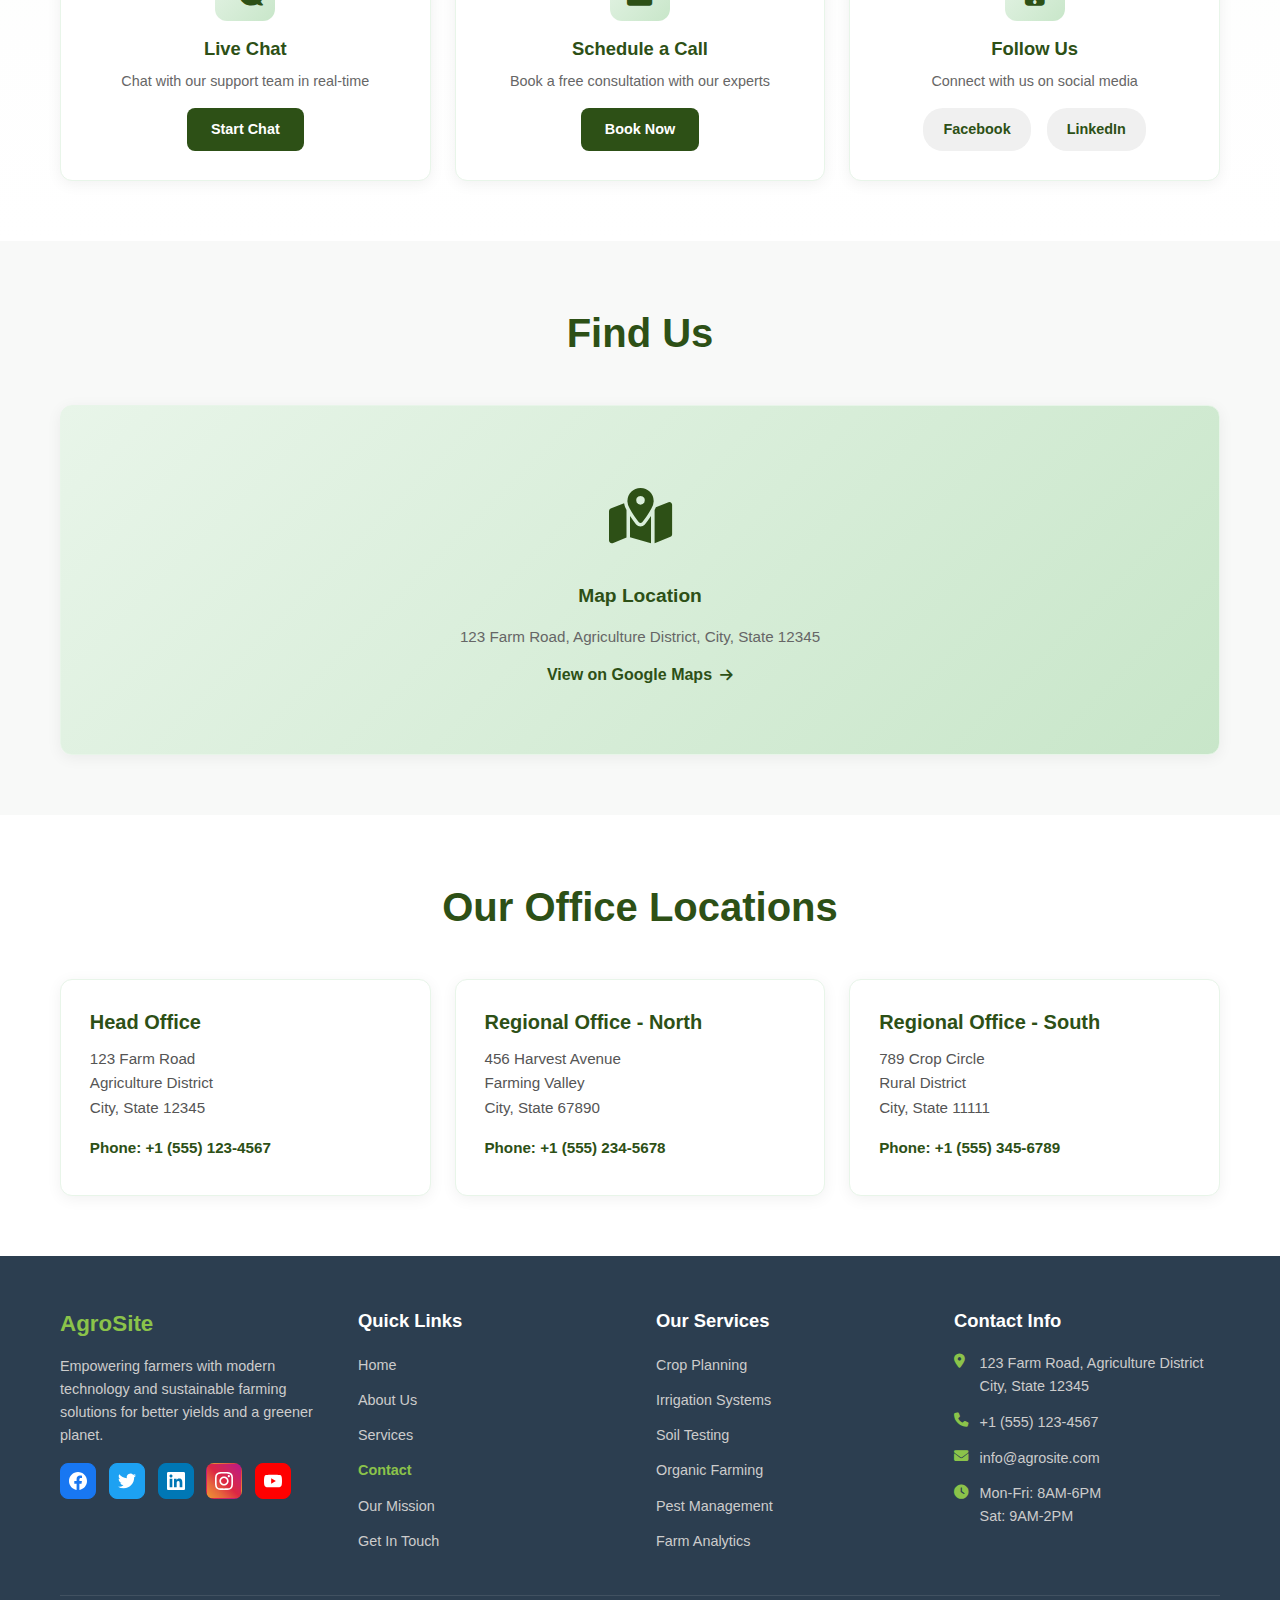
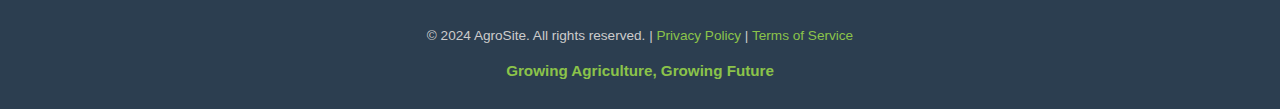
<file: Frontend/contact.html>
<!DOCTYPE html>
<html lang="en">
<head>
    <meta charset="UTF-8">
    <meta name="viewport" content="width=device-width, initial-scale=1.0">
    <title>Contact - AgroSite</title>
    <link rel="stylesheet" href="https://cdnjs.cloudflare.com/ajax/libs/font-awesome/6.4.0/css/all.min.css">
    <link rel="stylesheet" href="styles.css">
</head>
<body>
    <nav class="navbar">
        <div class="nav-container">
            <div class="logo">
                <a href="index.html">
                    <span class="logo-icon"><i class="fa fa-seedling"></i></span>
                    <span class="logo-text">AgroSite</span>
                </a>
            </div>
            <ul class="nav-menu">
                <li><a href="index.html" class="nav-link">Home</a></li>
                <li><a href="about.html" class="nav-link">About</a></li>
                <li><a href="service.html" class="nav-link">Service</a></li>
                <li><a href="products.html" class="nav-link">Products</a></li>
                <li><a href="contact.html" class="nav-link active">Contact</a></li>
            </ul>
            <div class="hamburger">
                <span></span>
                <span></span>
                <span></span>
            </div>
        </div>
    </nav>

    <!-- Contact Hero Section -->
    <section class="contact-hero">
        <div class="contact-hero-background"></div>
        <div class="contact-hero-overlay"></div>
        <div class="container">
            <div class="contact-hero-content-wrapper">
                <h1 class="contact-hero-title">Get In Touch With Us</h1>
                <p class="contact-hero-subtitle">Have questions about our agricultural services? We're here to help you grow!</p>
            </div>
        </div>
    </section>

    <!-- Contact Section -->
    <section id="contact" class="contact-section-new">
        <div class="container">
            <div class="contact-header">
                <h2 class="contact-title">Get In Touch With Us</h2>
                <p class="contact-description">Ready to transform your farm? Our agricultural experts are here to help you achieve better yields, sustainable practices, and increased profitability. Reach out today for a free consultation.</p>
            </div>

            <div class="contact-wrapper">
                <!-- Contact Information Cards -->
                <div class="contact-info-new">
                    <div class="info-card">
                        <div class="info-icon-wrapper">
                            <span class="info-icon"><i class="fa fa-map-marker-alt"></i></span>
                        </div>
                        <div class="info-content">
                            <h3>Visit Our Office</h3>
                            <p>123 Farm Road, Agriculture District<br>City, State 12345<br>United States</p>
                            <a href="#" class="info-link">Get Directions <i class="fa fa-arrow-right"></i></a>
                        </div>
                    </div>

                    <div class="info-card">
                        <div class="info-icon-wrapper">
                            <span class="info-icon"><i class="fa fa-phone"></i></span>
                        </div>
                        <div class="info-content">
                            <h3>Call Us</h3>
                            <p><strong>Main Line:</strong> +1 (555) 123-4567</p>
                            <p><strong>Support:</strong> +1 (555) 123-4568</p>
                            <p><strong>Emergency:</strong> +1 (555) 123-4569</p>
                            <a href="tel:+15551234567" class="info-link">Call Now <i class="fa fa-arrow-right"></i></a>
                        </div>
                    </div>

                    <div class="info-card">
                        <div class="info-icon-wrapper">
                            <span class="info-icon"><i class="fa fa-envelope"></i></span>
                        </div>
                        <div class="info-content">
                            <h3>Email Us</h3>
                            <p><strong>General:</strong> info@agrosite.com</p>
                            <p><strong>Support:</strong> support@agrosite.com</p>
                            <p><strong>Sales:</strong> sales@agrosite.com</p>
                            <a href="mailto:info@agrosite.com" class="info-link">Send Email <i class="fa fa-arrow-right"></i></a>
                        </div>
                    </div>

                    <div class="info-card">
                        <div class="info-icon-wrapper">
                            <span class="info-icon"><i class="fa fa-clock"></i></span>
                        </div>
                        <div class="info-content">
                            <h3>Business Hours</h3>
                            <p><strong>Monday - Friday:</strong><br>8:00 AM - 6:00 PM</p>
                            <p><strong>Saturday:</strong><br>9:00 AM - 2:00 PM</p>
                            <p><strong>Sunday:</strong> Closed</p>
                        </div>
                    </div>
                </div>

                <!-- Contact Form -->
                <div class="contact-form-new">
                    <div class="form-header">
                        <h3>Send Us a Message</h3>
                        <p>Fill out the form below and we'll get back to you within 24 hours</p>
                    </div>
                    <form id="contactForm" class="contact-form-wrapper">
                        <div class="form-row">
                            <div class="form-group-new">
                                <label for="name">Full Name <span class="required">*</span></label>
                                <input type="text" id="name" name="name" placeholder="Enter your full name" required>
                            </div>
                            <div class="form-group-new">
                                <label for="email">Email Address <span class="required">*</span></label>
                                <input type="email" id="email" name="email" placeholder="Enter your email address" required>
                            </div>
                        </div>
                        <div class="form-row">
                            <div class="form-group-new">
                                <label for="phone">Phone Number</label>
                                <input type="tel" id="phone" name="phone" placeholder="Enter your phone number">
                            </div>
                            <div class="form-group-new">
                                <label for="subject">Subject <span class="required">*</span></label>
                                <select id="subject" name="subject" required>
                                    <option value="">Select a subject</option>
                                    <option value="general">General Inquiry</option>
                                    <option value="service">Service Information</option>
                                    <option value="consultation">Free Consultation</option>
                                    <option value="support">Technical Support</option>
                                    <option value="partnership">Partnership Opportunity</option>
                                    <option value="other">Other</option>
                                </select>
                            </div>
                        </div>
                        <div class="form-group-new">
                            <label for="message">Your Message <span class="required">*</span></label>
                            <textarea id="message" name="message" rows="6" placeholder="Tell us about your farming needs, questions, or how we can help you..." required></textarea>
                        </div>
                        <div class="form-submit">
                            <button type="submit" class="btn-submit">
                                <span>Send Message</span>
                                <span class="btn-icon"><i class="fa fa-arrow-right"></i></span>
                            </button>
                            <p class="form-note">By submitting this form, you agree to our privacy policy and terms of service.</p>
                        </div>
                    </form>
                </div>
            </div>

            <!-- Additional Contact Options -->
            <div class="contact-options">
                <div class="option-card">
                    <div class="option-icon"><i class="fa fa-comments"></i></div>
                    <h4>Live Chat</h4>
                    <p>Chat with our support team in real-time</p>
                    <a href="#" class="option-btn">Start Chat</a>
                </div>
                <div class="option-card">
                    <div class="option-icon"><i class="fa fa-calendar"></i></div>
                    <h4>Schedule a Call</h4>
                    <p>Book a free consultation with our experts</p>
                    <a href="#" class="option-btn">Book Now</a>
                </div>
                <div class="option-card">
                    <div class="option-icon"><i class="fa fa-mobile-alt"></i></div>
                    <h4>Follow Us</h4>
                    <p>Connect with us on social media</p>
                    <div class="social-buttons">
                        <a href="#" class="social-btn">Facebook</a>
                        <a href="#" class="social-btn">LinkedIn</a>
                    </div>
                </div>
            </div>
        </div>
    </section>

    <!-- Map Section -->
    <section class="map-section">
        <div class="container">
            <h2 class="section-title">Find Us</h2>
            <div class="map-container">
                <div class="map-placeholder">
                    <span class="map-icon"><i class="fa fa-map-marked-alt"></i></span>
                    <p>Map Location</p>
                    <p class="map-address">123 Farm Road, Agriculture District, City, State 12345</p>
                    <a href="#" class="map-link">View on Google Maps <i class="fa fa-arrow-right"></i></a>
                </div>
            </div>
        </div>
    </section>

    <!-- Office Locations Section -->
    <section class="offices-section">
        <div class="container">
            <h2 class="section-title">Our Office Locations</h2>
            <div class="offices-grid">
                <div class="office-card">
                    <h4>Head Office</h4>
                    <p>123 Farm Road<br>Agriculture District<br>City, State 12345</p>
                    <p class="office-phone">Phone: +1 (555) 123-4567</p>
                </div>
                <div class="office-card">
                    <h4>Regional Office - North</h4>
                    <p>456 Harvest Avenue<br>Farming Valley<br>City, State 67890</p>
                    <p class="office-phone">Phone: +1 (555) 234-5678</p>
                </div>
                <div class="office-card">
                    <h4>Regional Office - South</h4>
                    <p>789 Crop Circle<br>Rural District<br>City, State 11111</p>
                    <p class="office-phone">Phone: +1 (555) 345-6789</p>
                </div>
            </div>
        </div>
    </section>

    <!-- Footer -->
    <footer class="footer">
        <div class="container">
            <div class="footer-content">
                <div class="footer-section">
                    <h3>AgroSite</h3>
                    <p>Empowering farmers with modern technology and sustainable farming solutions for better yields and a greener planet.</p>
                    <div class="social-icons">
                        <a href="#" class="social-icon" aria-label="Facebook" target="_blank">
                            <svg width="24" height="24" viewBox="0 0 24 24" fill="currentColor">
                                <path d="M24 12.073c0-6.627-5.373-12-12-12s-12 5.373-12 12c0 5.99 4.388 10.954 10.125 11.854v-8.385H7.078v-3.47h3.047V9.43c0-3.007 1.792-4.669 4.533-4.669 1.312 0 2.686.235 2.686.235v2.953H15.83c-1.491 0-1.956.925-1.956 1.874v2.25h3.328l-.532 3.47h-2.796v8.385C19.612 23.027 24 18.062 24 12.073z"/>
                            </svg>
                        </a>
                        <a href="#" class="social-icon" aria-label="Twitter" target="_blank">
                            <svg width="24" height="24" viewBox="0 0 24 24" fill="currentColor">
                                <path d="M23.953 4.57a10 10 0 01-2.825.775 4.958 4.958 0 002.163-2.723c-.951.555-2.005.959-3.127 1.184a4.92 4.92 0 00-8.384 4.482C7.69 8.095 4.067 6.13 1.64 3.162a4.822 4.822 0 00-.666 2.475c0 1.71.87 3.213 2.188 4.096a4.904 4.904 0 01-2.228-.616v.06a4.923 4.923 0 003.946 4.827 4.996 4.996 0 01-2.212.085 4.936 4.936 0 004.604 3.417 9.867 9.867 0 01-6.102 2.105c-.39 0-.779-.023-1.17-.067a13.995 13.995 0 007.557 2.209c9.053 0 13.998-7.496 13.998-13.985 0-.21 0-.42-.015-.63A9.935 9.935 0 0024 4.59z"/>
                            </svg>
                        </a>
                        <a href="#" class="social-icon" aria-label="LinkedIn" target="_blank">
                            <svg width="24" height="24" viewBox="0 0 24 24" fill="currentColor">
                                <path d="M20.447 20.452h-3.554v-5.569c0-1.328-.027-3.037-1.852-3.037-1.853 0-2.136 1.445-2.136 2.939v5.667H9.351V9h3.414v1.561h.046c.477-.9 1.637-1.85 3.37-1.85 3.601 0 4.267 2.37 4.267 5.455v6.286zM5.337 7.433c-1.144 0-2.063-.926-2.063-2.065 0-1.138.92-2.063 2.063-2.063 1.14 0 2.064.925 2.064 2.063 0 1.139-.925 2.065-2.064 2.065zm1.782 13.019H3.555V9h3.564v11.452zM22.225 0H1.771C.792 0 0 .774 0 1.729v20.542C0 23.227.792 24 1.771 24h20.451C23.2 24 24 23.227 24 22.271V1.729C24 .774 23.2 0 22.222 0h.003z"/>
                            </svg>
                        </a>
                        <a href="#" class="social-icon" aria-label="Instagram" target="_blank">
                            <svg width="24" height="24" viewBox="0 0 24 24" fill="currentColor">
                                <path d="M12 2.163c3.204 0 3.584.012 4.85.07 3.252.148 4.771 1.691 4.919 4.919.058 1.265.069 1.645.069 4.849 0 3.205-.012 3.584-.069 4.849-.149 3.225-1.664 4.771-4.919 4.919-1.266.058-1.644.07-4.85.07-3.204 0-3.584-.012-4.849-.07-3.26-.149-4.771-1.699-4.919-4.92-.058-1.265-.07-1.644-.07-4.849 0-3.204.013-3.583.07-4.849.149-3.227 1.664-4.771 4.919-4.919 1.266-.057 1.645-.069 4.849-.069zm0-2.163c-3.259 0-3.667.014-4.947.072-4.358.2-6.78 2.618-6.98 6.98-.059 1.281-.073 1.689-.073 4.948 0 3.259.014 3.668.072 4.948.2 4.358 2.618 6.78 6.98 6.98 1.281.058 1.689.072 4.948.072 3.259 0 3.668-.014 4.948-.072 4.354-.2 6.782-2.618 6.979-6.98.059-1.28.073-1.689.073-4.948 0-3.259-.014-3.667-.072-4.947-.196-4.354-2.617-6.78-6.979-6.98-1.281-.059-1.69-.073-4.949-.073zm0 5.838c-3.403 0-6.162 2.759-6.162 6.162s2.759 6.163 6.162 6.163 6.162-2.759 6.162-6.163c0-3.403-2.759-6.162-6.162-6.162zm0 10.162c-2.209 0-4-1.79-4-4 0-2.209 1.791-4 4-4s4 1.791 4 4c0 2.21-1.791 4-4 4zm6.406-11.845c-.796 0-1.441.645-1.441 1.44s.645 1.44 1.441 1.44c.795 0 1.439-.645 1.439-1.44s-.644-1.44-1.439-1.44z"/>
                            </svg>
                        </a>
                        <a href="#" class="social-icon" aria-label="YouTube" target="_blank">
                            <svg width="24" height="24" viewBox="0 0 24 24" fill="currentColor">
                                <path d="M23.498 6.186a3.016 3.016 0 0 0-2.122-2.136C19.505 3.545 12 3.545 12 3.545s-7.505 0-9.377.505A3.017 3.017 0 0 0 .502 6.186C0 8.07 0 12 0 12s0 3.93.502 5.814a3.016 3.016 0 0 0 2.122 2.136c1.871.505 9.376.505 9.376.505s7.505 0 9.377-.505a3.015 3.015 0 0 0 2.122-2.136C24 15.93 24 12 24 12s0-3.93-.502-5.814zM9.545 15.568V8.432L15.818 12l-6.273 3.568z"/>
                            </svg>
                        </a>
                    </div>
                </div>
                
                <div class="footer-section">
                    <h4>Quick Links</h4>
                    <ul class="footer-links">
                        <li><a href="index.html">Home</a></li>
                        <li><a href="about.html">About Us</a></li>
                        <li><a href="service.html">Services</a></li>
                        <li><a href="contact.html" class="footer-active">Contact</a></li>
                        <li><a href="index.html#about">Our Mission</a></li>
                        <li><a href="contact.html">Get In Touch</a></li>
                    </ul>
                </div>
                
                <div class="footer-section">
                    <h4>Our Services</h4>
                    <ul class="footer-links">
                        <li><a href="service.html">Crop Planning</a></li>
                        <li><a href="service.html">Irrigation Systems</a></li>
                        <li><a href="service.html">Soil Testing</a></li>
                        <li><a href="service.html">Organic Farming</a></li>
                        <li><a href="service.html">Pest Management</a></li>
                        <li><a href="service.html">Farm Analytics</a></li>
                    </ul>
                </div>
                
                <div class="footer-section">
                    <h4>Contact Info</h4>
                    <ul class="footer-contact">
                        <li><i class="fa fa-map-marker-alt"></i> <span>123 Farm Road, Agriculture District<br>City, State 12345</span></li>
                        <li><i class="fa fa-phone"></i> <span>+1 (555) 123-4567</span></li>
                        <li><i class="fa fa-envelope"></i> <span>info@agrosite.com</span></li>
                        <li><i class="fa fa-clock"></i> <span>Mon-Fri: 8AM-6PM<br>Sat: 9AM-2PM</span></li>
                    </ul>
                </div>
            </div>
            
            <div class="footer-bottom">
                <p>&copy; 2024 AgroSite. All rights reserved. | <a href="#">Privacy Policy</a> | <a href="#">Terms of Service</a></p>
                <p class="footer-tagline">Growing Agriculture, Growing Future</p>
            </div>
        </div>
    </footer>

    <script src="script.js"></script>
</body>
</html>
</file>
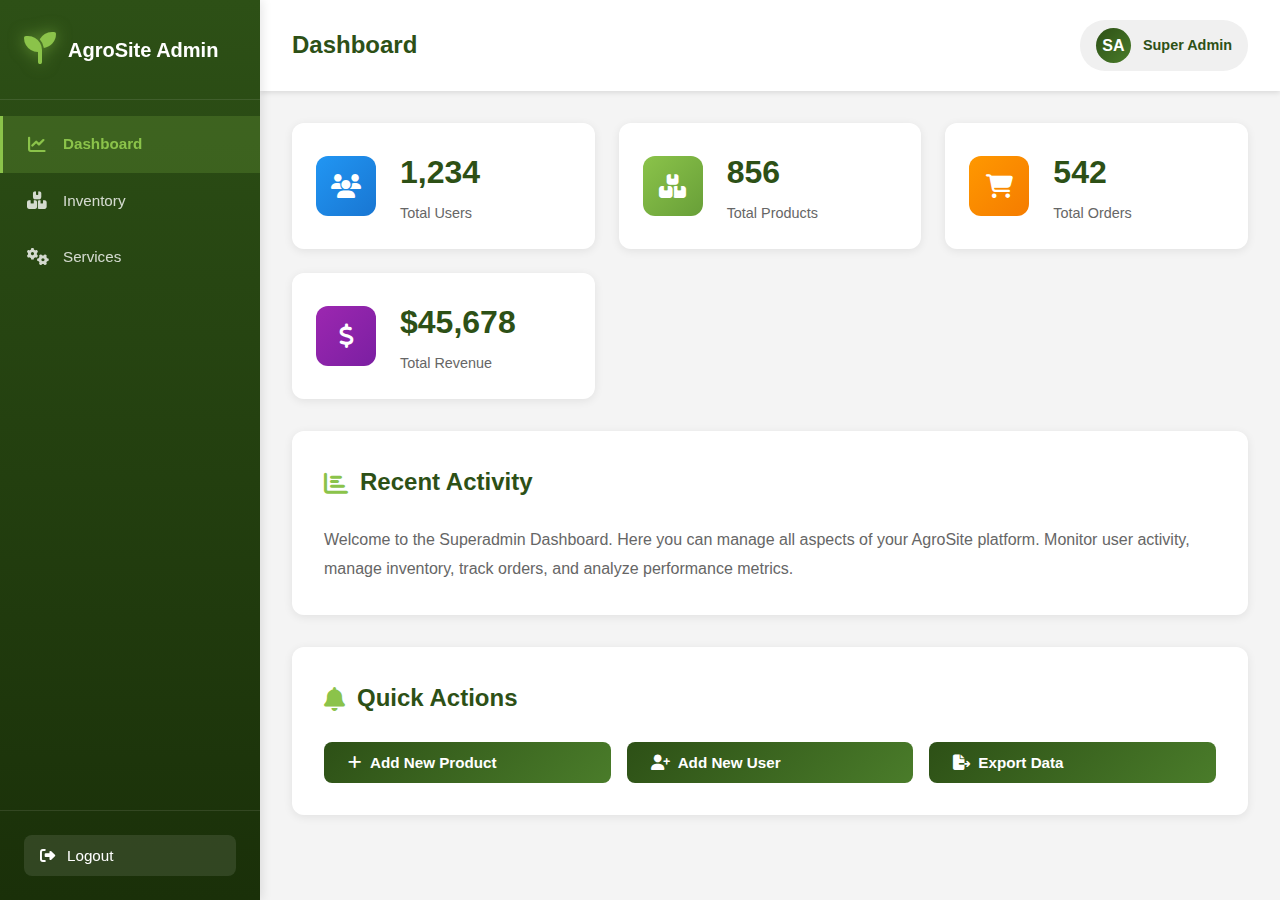
<file: Frontend/dashboard.html>
<!DOCTYPE html>
<html lang="en">
<head>
    <meta charset="UTF-8">
    <meta name="viewport" content="width=device-width, initial-scale=1.0">
    <title>Dashboard - Superadmin | AgroSite</title>
    <link rel="stylesheet" href="https://cdnjs.cloudflare.com/ajax/libs/font-awesome/6.4.0/css/all.min.css">
    <link rel="stylesheet" href="styles.css">
    <style>
        * {
            margin: 0;
            padding: 0;
            box-sizing: border-box;
        }

        body {
            font-family: 'Arial', sans-serif;
            background-color: #f4f4f4;
            color: #333;
            overflow-x: hidden;
        }

        .dashboard-wrapper {
            display: flex;
            min-height: 100vh;
        }

        /* Sidebar Styles */
        .sidebar {
            width: 260px;
            background: linear-gradient(180deg, #2d5016 0%, #1a3009 100%);
            color: #fff;
            position: fixed;
            height: 100vh;
            left: 0;
            top: 0;
            overflow-y: auto;
            transition: transform 0.3s ease;
            z-index: 1000;
            box-shadow: 2px 0 10px rgba(0, 0, 0, 0.1);
        }

        .sidebar-header {
            padding: 1.5rem;
            border-bottom: 1px solid rgba(255, 255, 255, 0.1);
            display: flex;
            align-items: center;
            gap: 0.75rem;
        }

        .sidebar-header .logo-icon {
            font-size: 2rem;
            color: #8bc34a;
        }

        .sidebar-header .logo-text {
            font-size: 1.25rem;
            font-weight: 700;
        }

        .sidebar-menu {
            padding: 1rem 0;
        }

        .menu-item {
            display: flex;
            align-items: center;
            gap: 1rem;
            padding: 1rem 1.5rem;
            color: rgba(255, 255, 255, 0.8);
            text-decoration: none;
            transition: all 0.3s ease;
            border-left: 3px solid transparent;
        }

        .menu-item:hover {
            background-color: rgba(255, 255, 255, 0.1);
            color: #fff;
            border-left-color: #8bc34a;
        }

        .menu-item.active {
            background-color: rgba(139, 195, 74, 0.2);
            color: #8bc34a;
            border-left-color: #8bc34a;
            font-weight: 600;
        }

        .menu-item i {
            font-size: 1.1rem;
            width: 20px;
            text-align: center;
        }

        .menu-item span {
            font-size: 0.95rem;
        }

        .sidebar-footer {
            position: absolute;
            bottom: 0;
            width: 100%;
            padding: 1.5rem;
            border-top: 1px solid rgba(255, 255, 255, 0.1);
        }

        .logout-btn {
            display: flex;
            align-items: center;
            gap: 0.75rem;
            padding: 0.75rem 1rem;
            background-color: rgba(255, 255, 255, 0.1);
            color: #fff;
            border: none;
            border-radius: 8px;
            cursor: pointer;
            width: 100%;
            transition: all 0.3s ease;
            font-size: 0.95rem;
        }

        .logout-btn:hover {
            background-color: rgba(255, 255, 255, 0.2);
        }

        /* Main Content Area */
        .main-content {
            flex: 1;
            margin-left: 260px;
            transition: margin-left 0.3s ease;
        }

        /* Top Header */
        .top-header {
            background: #fff;
            padding: 1.25rem 2rem;
            box-shadow: 0 2px 5px rgba(0, 0, 0, 0.1);
            display: flex;
            justify-content: space-between;
            align-items: center;
            position: sticky;
            top: 0;
            z-index: 100;
        }

        .menu-toggle {
            display: none;
            background: none;
            border: none;
            font-size: 1.5rem;
            color: #2d5016;
            cursor: pointer;
            padding: 0.5rem;
        }

        .header-title {
            font-size: 1.5rem;
            font-weight: 700;
            color: #2d5016;
        }

        .header-actions {
            display: flex;
            align-items: center;
            gap: 1rem;
        }

        .user-profile {
            display: flex;
            align-items: center;
            gap: 0.75rem;
            padding: 0.5rem 1rem;
            background-color: #f0f0f0;
            border-radius: 25px;
            cursor: pointer;
            transition: all 0.3s ease;
        }

        .user-profile:hover {
            background-color: #e0e0e0;
        }

        .user-avatar {
            width: 35px;
            height: 35px;
            border-radius: 50%;
            background: linear-gradient(135deg, #2d5016 0%, #4a7c2a 100%);
            display: flex;
            align-items: center;
            justify-content: center;
            color: #fff;
            font-weight: 600;
        }

        .user-name {
            font-weight: 600;
            color: #2d5016;
            font-size: 0.9rem;
        }

        /* Content Area */
        .content-area {
            padding: 2rem;
        }

        /* Dashboard Page Styles */
        .stats-grid {
            display: grid;
            grid-template-columns: repeat(auto-fit, minmax(250px, 1fr));
            gap: 1.5rem;
            margin-bottom: 2rem;
        }

        .stat-card {
            background: #fff;
            padding: 1.5rem;
            border-radius: 12px;
            box-shadow: 0 2px 10px rgba(0, 0, 0, 0.08);
            display: flex;
            align-items: center;
            gap: 1.5rem;
            transition: transform 0.3s ease, box-shadow 0.3s ease;
        }

        .stat-card:hover {
            transform: translateY(-5px);
            box-shadow: 0 5px 20px rgba(0, 0, 0, 0.12);
        }

        .stat-icon {
            width: 60px;
            height: 60px;
            border-radius: 12px;
            display: flex;
            align-items: center;
            justify-content: center;
            font-size: 1.5rem;
            color: #fff;
        }

        .stat-icon.blue {
            background: linear-gradient(135deg, #2196F3 0%, #1976D2 100%);
        }

        .stat-icon.green {
            background: linear-gradient(135deg, #8bc34a 0%, #689F38 100%);
        }

        .stat-icon.orange {
            background: linear-gradient(135deg, #FF9800 0%, #F57C00 100%);
        }

        .stat-icon.purple {
            background: linear-gradient(135deg, #9C27B0 0%, #7B1FA2 100%);
        }

        .stat-info h3 {
            font-size: 2rem;
            font-weight: 700;
            color: #2d5016;
            margin-bottom: 0.25rem;
        }

        .stat-info p {
            color: #666;
            font-size: 0.9rem;
        }

        .dashboard-section {
            background: #fff;
            padding: 2rem;
            border-radius: 12px;
            box-shadow: 0 2px 10px rgba(0, 0, 0, 0.08);
            margin-bottom: 2rem;
        }

        .section-title {
            font-size: 1.5rem;
            font-weight: 700;
            color: #2d5016;
            margin-bottom: 1.5rem;
            display: flex;
            align-items: center;
            gap: 0.75rem;
        }

        .section-title i {
            color: #8bc34a;
        }

        .btn-primary {
            background: linear-gradient(135deg, #2d5016 0%, #4a7c2a 100%);
            color: #fff;
            border: none;
            padding: 0.75rem 1.5rem;
            border-radius: 8px;
            font-weight: 600;
            cursor: pointer;
            display: flex;
            align-items: center;
            gap: 0.5rem;
            transition: all 0.3s ease;
            font-size: 0.95rem;
        }

        .btn-primary:hover {
            transform: translateY(-2px);
            box-shadow: 0 5px 15px rgba(45, 80, 22, 0.3);
        }

        /* Mobile Responsive */
        @media (max-width: 768px) {
            .sidebar {
                transform: translateX(-100%);
            }

            .sidebar.open {
                transform: translateX(0);
            }

            .main-content {
                margin-left: 0;
            }

            .menu-toggle {
                display: block;
            }

            .content-area {
                padding: 1rem;
            }

            .stats-grid {
                grid-template-columns: 1fr;
            }

            .user-name {
                display: none;
            }
        }

        /* Overlay for mobile sidebar */
        .sidebar-overlay {
            display: none;
            position: fixed;
            top: 0;
            left: 0;
            width: 100%;
            height: 100%;
            background-color: rgba(0, 0, 0, 0.5);
            z-index: 999;
        }

        .sidebar-overlay.active {
            display: block;
        }

        @media (max-width: 768px) {
            .sidebar-overlay.active {
                display: block;
            }
        }
    </style>
</head>
<body>
    <div class="dashboard-wrapper">
        <!-- Sidebar -->
        <aside class="sidebar" id="sidebar">
            <div class="sidebar-header">
                <span class="logo-icon"><i class="fa fa-seedling"></i></span>
                <span class="logo-text">AgroSite Admin</span>
            </div>
            <nav class="sidebar-menu">
                <a href="dashboard.html" class="menu-item active">
                    <i class="fa fa-chart-line"></i>
                    <span>Dashboard</span>
                </a>
                <a href="inventory.html" class="menu-item">
                    <i class="fa fa-boxes"></i>
                    <span>Inventory</span>
                </a>
                <a href="services.html" class="menu-item">
                    <i class="fa fa-cogs"></i>
                    <span>Services</span>
                </a>
            </nav>
            <div class="sidebar-footer">
                <button class="logout-btn" onclick="window.location.href='login.html'">
                    <i class="fa fa-sign-out-alt"></i>
                    <span>Logout</span>
                </button>
            </div>
        </aside>

        <!-- Sidebar Overlay for Mobile -->
        <div class="sidebar-overlay" id="sidebarOverlay"></div>

        <!-- Main Content -->
        <main class="main-content">
            <!-- Top Header -->
            <header class="top-header">
                <button class="menu-toggle" id="menuToggle">
                    <i class="fa fa-bars"></i>
                </button>
                <h1 class="header-title">Dashboard</h1>
                <div class="header-actions">
                    <div class="user-profile">
                        <div class="user-avatar">SA</div>
                        <span class="user-name">Super Admin</span>
                    </div>
                </div>
            </header>

            <!-- Content Area -->
            <div class="content-area">
                <div class="stats-grid">
                    <div class="stat-card">
                        <div class="stat-icon blue">
                            <i class="fa fa-users"></i>
                        </div>
                        <div class="stat-info">
                            <h3>1,234</h3>
                            <p>Total Users</p>
                        </div>
                    </div>
                    <div class="stat-card">
                        <div class="stat-icon green">
                            <i class="fa fa-boxes"></i>
                        </div>
                        <div class="stat-info">
                            <h3>856</h3>
                            <p>Total Products</p>
                        </div>
                    </div>
                    <div class="stat-card">
                        <div class="stat-icon orange">
                            <i class="fa fa-shopping-cart"></i>
                        </div>
                        <div class="stat-info">
                            <h3>542</h3>
                            <p>Total Orders</p>
                        </div>
                    </div>
                    <div class="stat-card">
                        <div class="stat-icon purple">
                            <i class="fa fa-dollar-sign"></i>
                        </div>
                        <div class="stat-info">
                            <h3>$45,678</h3>
                            <p>Total Revenue</p>
                        </div>
                    </div>
                </div>

                <div class="dashboard-section">
                    <h2 class="section-title">
                        <i class="fa fa-chart-bar"></i>
                        Recent Activity
                    </h2>
                    <p style="color: #666; line-height: 1.8;">
                        Welcome to the Superadmin Dashboard. Here you can manage all aspects of your AgroSite platform.
                        Monitor user activity, manage inventory, track orders, and analyze performance metrics.
                    </p>
                </div>

                <div class="dashboard-section">
                    <h2 class="section-title">
                        <i class="fa fa-bell"></i>
                        Quick Actions
                    </h2>
                    <div style="display: grid; grid-template-columns: repeat(auto-fit, minmax(200px, 1fr)); gap: 1rem;">
                        <button class="btn-primary">
                            <i class="fa fa-plus"></i>
                            Add New Product
                        </button>
                        <button class="btn-primary">
                            <i class="fa fa-user-plus"></i>
                            Add New User
                        </button>
                        <button class="btn-primary">
                            <i class="fa fa-file-export"></i>
                            Export Data
                        </button>
                    </div>
                </div>
            </div>
        </main>
    </div>

    <script>
        // Sidebar toggle for mobile
        const menuToggle = document.getElementById('menuToggle');
        const sidebar = document.getElementById('sidebar');
        const sidebarOverlay = document.getElementById('sidebarOverlay');

        menuToggle.addEventListener('click', () => {
            sidebar.classList.toggle('open');
            sidebarOverlay.classList.toggle('active');
        });

        sidebarOverlay.addEventListener('click', () => {
            sidebar.classList.remove('open');
            sidebarOverlay.classList.remove('active');
        });

        // Close sidebar when clicking outside on mobile
        window.addEventListener('resize', () => {
            if (window.innerWidth > 768) {
                sidebar.classList.remove('open');
                sidebarOverlay.classList.remove('active');
            }
        });
    </script>
</body>
</html>
</file>
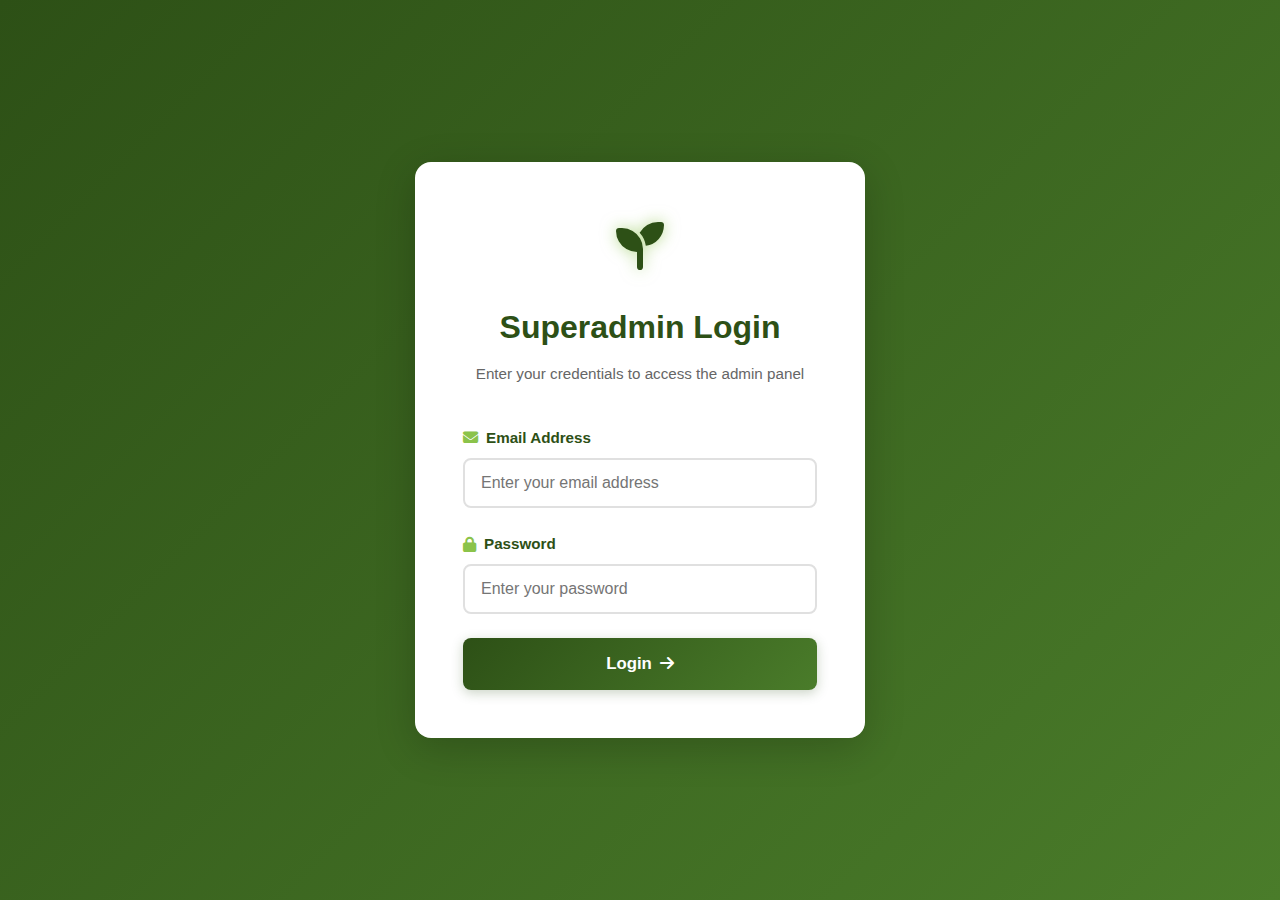
<file: Frontend/login.html>
<!DOCTYPE html>
<html lang="en">
<head>
    <meta charset="UTF-8">
    <meta name="viewport" content="width=device-width, initial-scale=1.0">
    <title>Superadmin Login - AgroSite</title>
    <link rel="stylesheet" href="https://cdnjs.cloudflare.com/ajax/libs/font-awesome/6.4.0/css/all.min.css">
    <link rel="stylesheet" href="styles.css">
    <style>
        .login-page {
            min-height: 100vh;
            display: flex;
            align-items: center;
            justify-content: center;
            background: linear-gradient(135deg, #2d5016 0%, #4a7c2a 100%);
            padding: 2rem 1rem;
        }

        .login-container {
            background: #fff;
            border-radius: 16px;
            box-shadow: 0 10px 40px rgba(0, 0, 0, 0.2);
            padding: 3rem;
            width: 100%;
            max-width: 450px;
            animation: fadeInUp 0.5s ease;
        }

        @keyframes fadeInUp {
            from {
                opacity: 0;
                transform: translateY(20px);
            }
            to {
                opacity: 1;
                transform: translateY(0);
            }
        }

        .login-header {
            text-align: center;
            margin-bottom: 2.5rem;
        }

        .login-header .logo-icon {
            font-size: 3rem;
            color: #2d5016;
            margin-bottom: 1rem;
            display: block;
        }

        .login-header h1 {
            color: #2d5016;
            font-size: 2rem;
            margin-bottom: 0.5rem;
            font-weight: 700;
        }

        .login-header p {
            color: #666;
            font-size: 0.95rem;
        }

        .login-form {
            width: 100%;
        }

        .login-form .form-group-new {
            margin-bottom: 1.5rem;
        }

        .login-form .form-group-new label {
            display: flex;
            align-items: center;
            gap: 0.5rem;
            font-size: 0.95rem;
            color: #2d5016;
            font-weight: 600;
            margin-bottom: 0.5rem;
        }

        .login-form .form-group-new label i {
            color: #8bc34a;
        }

        .login-form .form-group-new input {
            width: 100%;
            padding: 14px 16px;
            border: 2px solid #e0e0e0;
            border-radius: 8px;
            font-size: 1rem;
            font-family: inherit;
            transition: all 0.3s ease;
        }

        .login-form .form-group-new input:focus {
            outline: none;
            border-color: #8bc34a;
            box-shadow: 0 0 0 3px rgba(139, 195, 74, 0.1);
        }

        .login-form .btn-submit {
            width: 100%;
            margin-top: 1rem;
            padding: 16px;
            font-size: 1.05rem;
            font-weight: 600;
            cursor: pointer;
            display: flex;
            align-items: center;
            justify-content: center;
            gap: 0.5rem;
        }

        .login-form .btn-submit .btn-icon {
            font-size: 1rem;
        }

        .error-message {
            background-color: #fee;
            color: #c33;
            padding: 12px;
            border-radius: 8px;
            margin-bottom: 1.5rem;
            font-size: 0.9rem;
            display: none;
            border-left: 4px solid #c33;
        }

        .error-message.show {
            display: block;
        }

        @media (max-width: 768px) {
            .login-container {
                padding: 2rem 1.5rem;
            }

            .login-header h1 {
                font-size: 1.75rem;
            }
        }
    </style>
</head>
<body>
    <div class="login-page">
        <div class="login-container">
            <div class="login-header">
                <span class="logo-icon"><i class="fa fa-seedling"></i></span>
                <h1>Superadmin Login</h1>
                <p>Enter your credentials to access the admin panel</p>
            </div>

            <div class="error-message" id="errorMessage"></div>

            <form id="loginForm" class="login-form">
                <div class="form-group-new">
                    <label for="email">
                        <i class="fa fa-envelope"></i>
                        Email Address
                    </label>
                    <input 
                        type="email" 
                        id="email" 
                        name="email" 
                        placeholder="Enter your email address" 
                        required 
                        autocomplete="email"
                    >
                </div>

                <div class="form-group-new">
                    <label for="password">
                        <i class="fa fa-lock"></i>
                        Password
                    </label>
                    <input 
                        type="password" 
                        id="password" 
                        name="password" 
                        placeholder="Enter your password" 
                        required 
                        autocomplete="current-password"
                    >
                </div>

                <button type="submit" class="btn-submit">
                    <span>Login</span>
                    <span class="btn-icon"><i class="fa fa-arrow-right"></i></span>
                </button>
            </form>
        </div>
    </div>

    <script>
        const loginForm = document.getElementById('loginForm');
        const errorMessage = document.getElementById('errorMessage');

        loginForm.addEventListener('submit', function(e) {
            e.preventDefault();
            
            const email = document.getElementById('email').value;
            const password = document.getElementById('password').value;

            // Hide error message
            errorMessage.classList.remove('show');
            errorMessage.textContent = '';

            // Basic validation
            if (!email || !password) {
                showError('Please fill in all fields');
                return;
            }

            // Email validation
            const emailRegex = /^[^\s@]+@[^\s@]+\.[^\s@]+$/;
            if (!emailRegex.test(email)) {
                showError('Please enter a valid email address');
                return;
            }

            // Here you would typically send the data to your backend
            // For now, we'll just log it
            console.log('Login attempt:', { email, password });
            
            // Simulate login (replace with actual authentication)
            // Redirect to dashboard after successful login
            window.location.href = 'dashboard.html';
        });

        function showError(message) {
            errorMessage.textContent = message;
            errorMessage.classList.add('show');
        }
    </script>
</body>
</html>
</file>
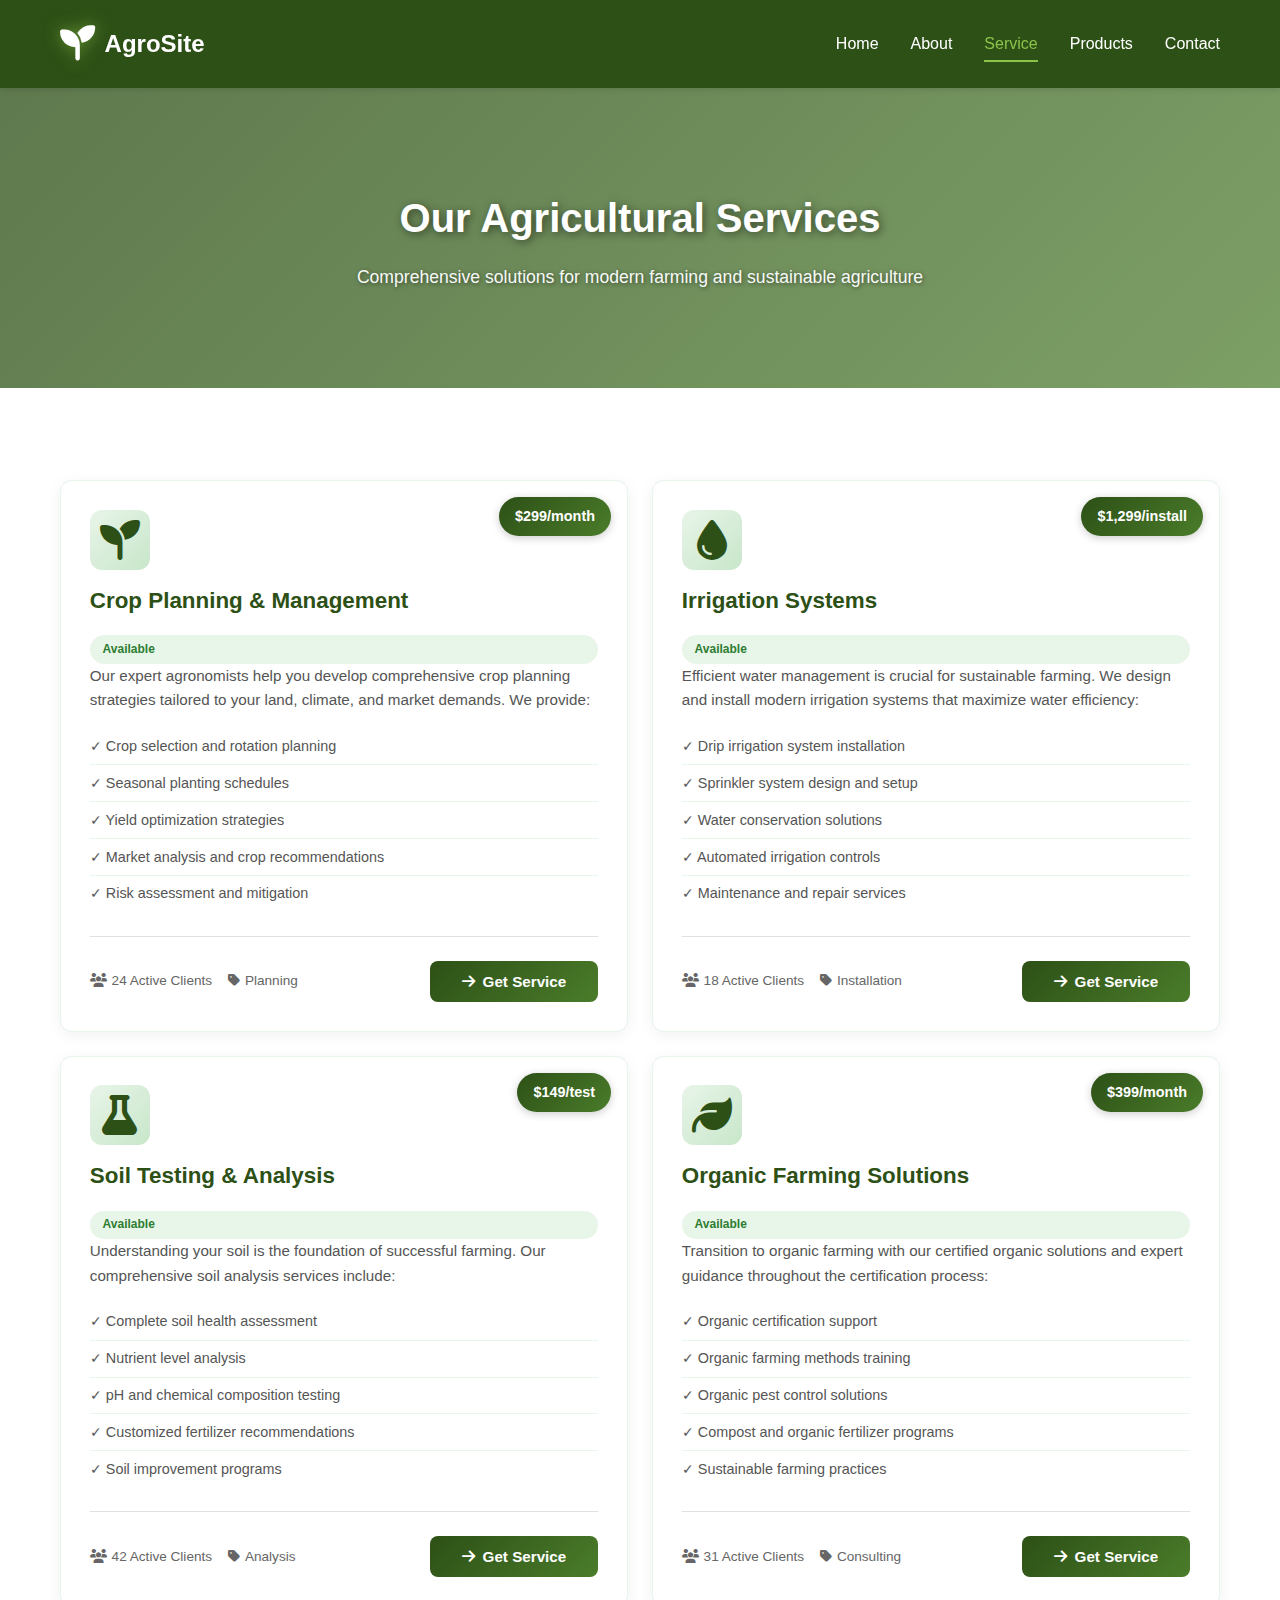
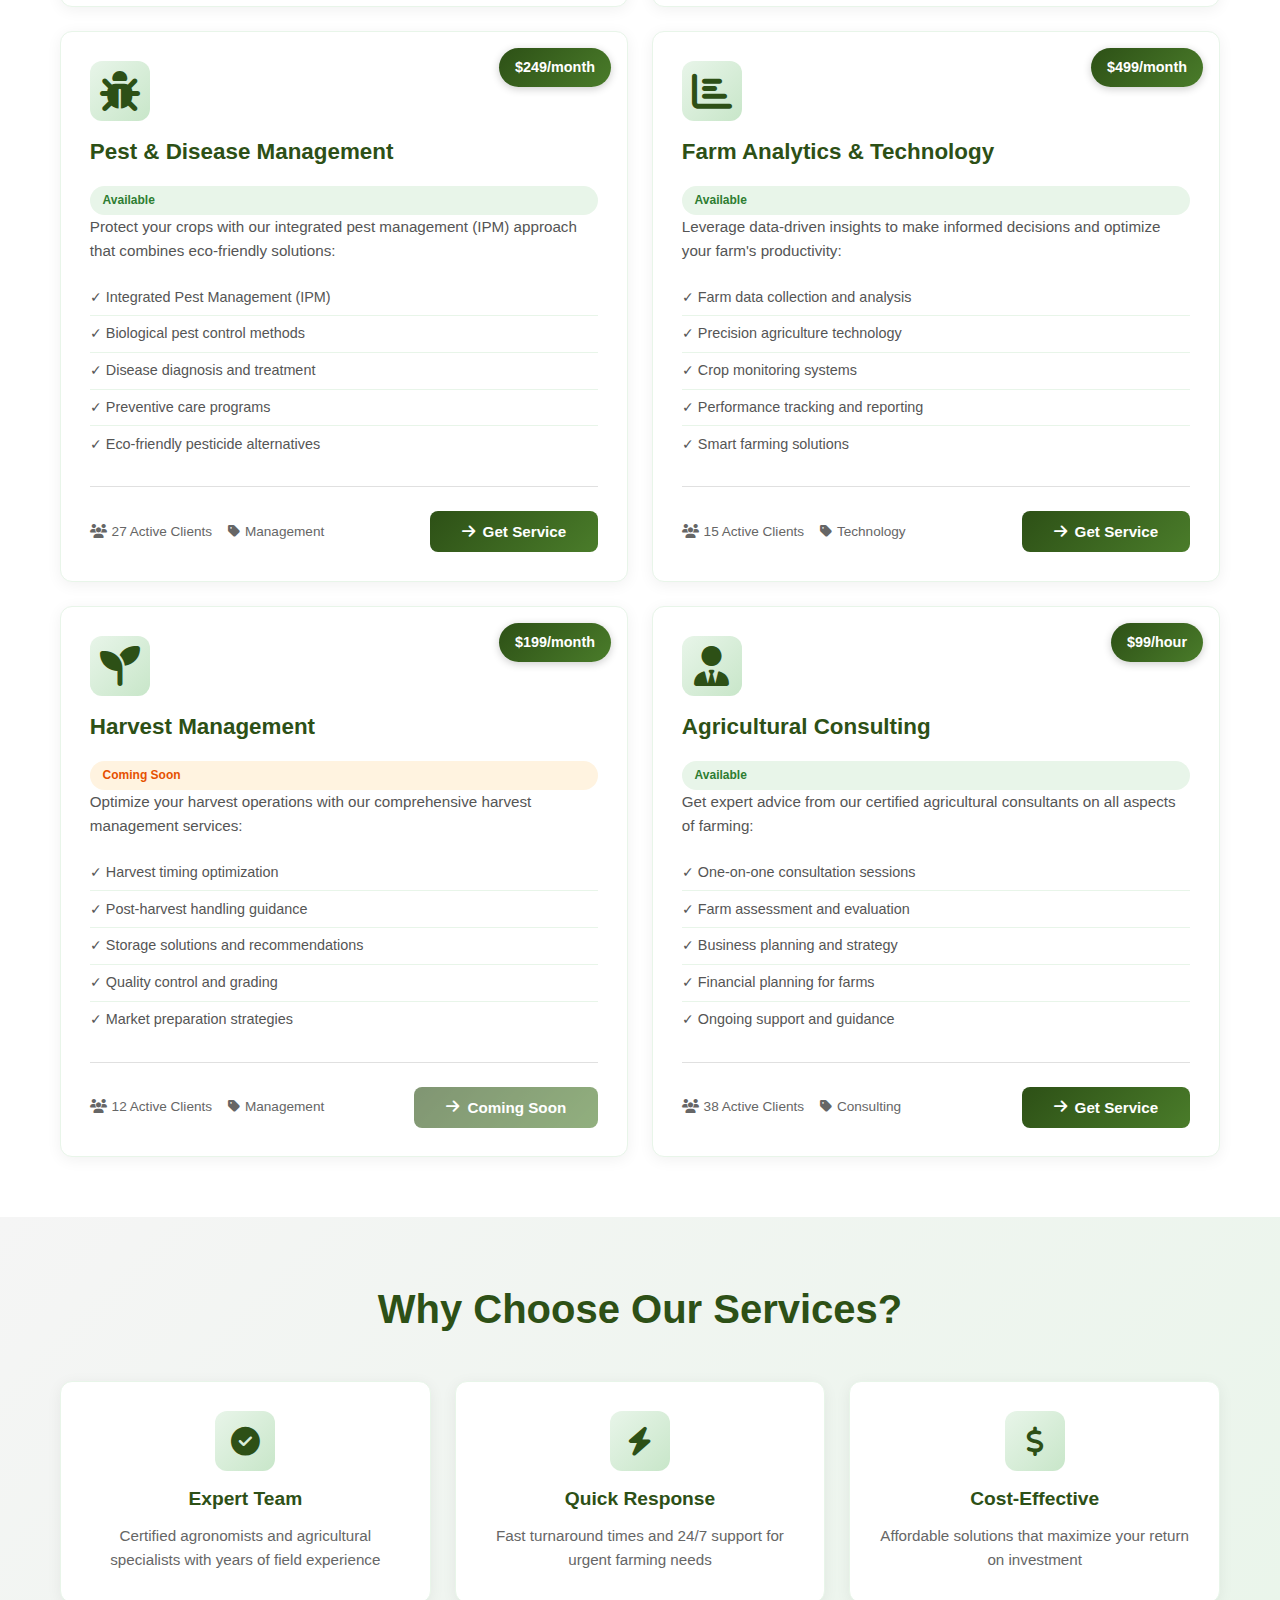
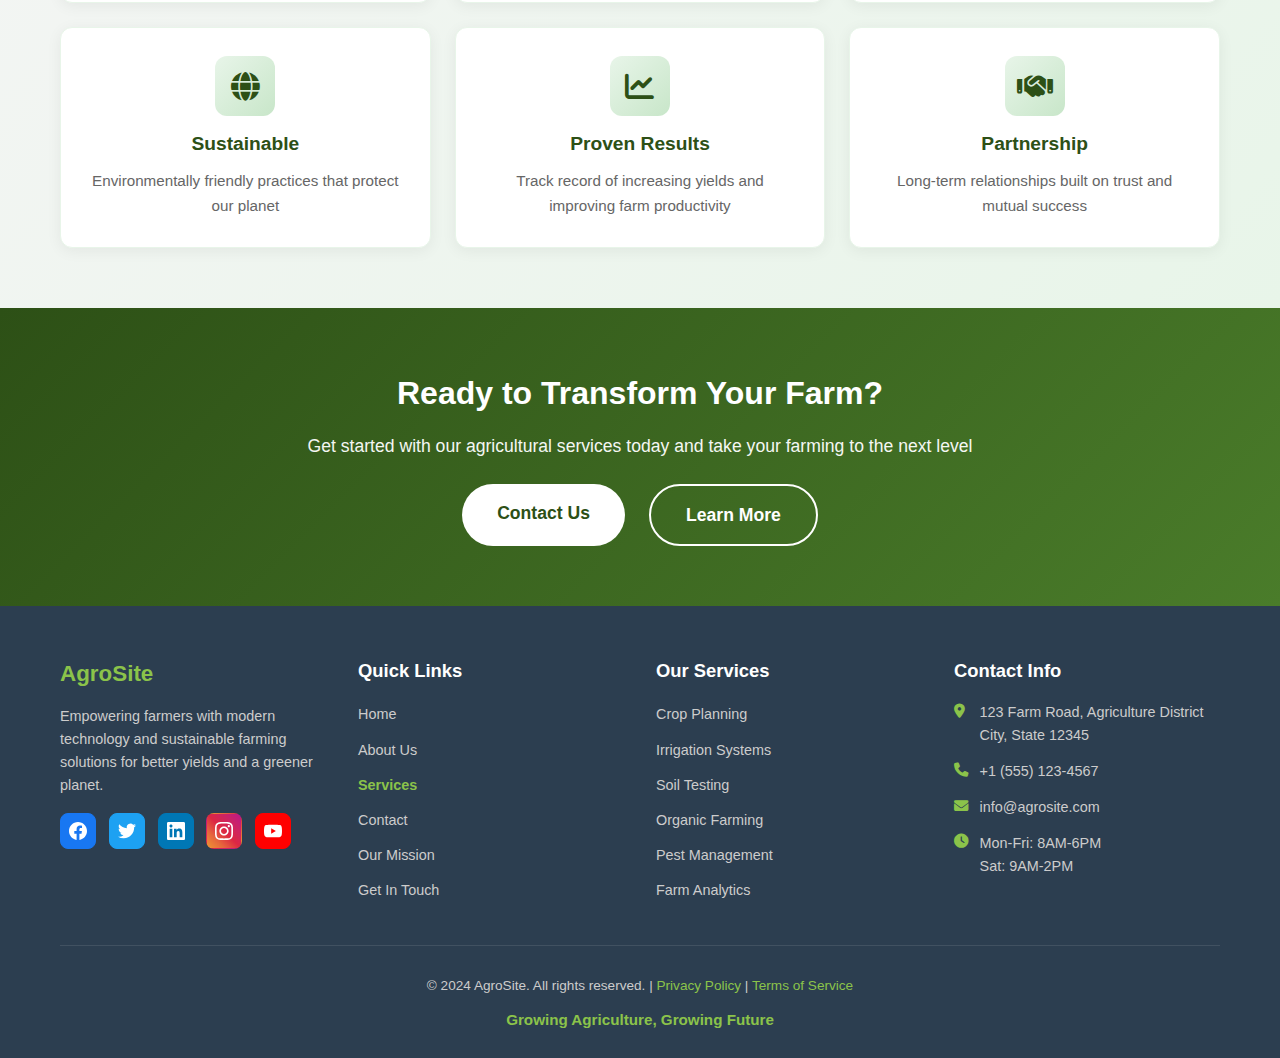
<file: Frontend/service.html>
<!DOCTYPE html>
<html lang="en">
<head>
    <meta charset="UTF-8">
    <meta name="viewport" content="width=device-width, initial-scale=1.0">
    <title>Services - AgroSite</title>
    <link rel="stylesheet" href="https://cdnjs.cloudflare.com/ajax/libs/font-awesome/6.4.0/css/all.min.css">
    <link rel="stylesheet" href="styles.css">
    <style>
        /* Service Card Enhancements */
        .service-card-main {
            position: relative;
        }

        .service-price-badge {
            position: absolute;
            top: 1rem;
            right: 1rem;
            background: linear-gradient(135deg, #2d5016 0%, #4a7c2a 100%);
            color: #fff;
            padding: 0.5rem 1rem;
            border-radius: 20px;
            font-weight: 600;
            font-size: 0.9rem;
            box-shadow: 0 2px 8px rgba(0, 0, 0, 0.2);
        }

        .service-status-indicator {
            display: inline-block;
            padding: 0.3rem 0.8rem;
            border-radius: 15px;
            font-size: 0.75rem;
            font-weight: 600;
            margin-top: 0.5rem;
        }

        .service-status-indicator.active {
            background-color: #e8f5e9;
            color: #2e7d32;
        }

        .service-status-indicator.pending {
            background-color: #fff3e0;
            color: #e65100;
        }

        .service-card-footer {
            margin-top: 1.5rem;
            padding-top: 1.5rem;
            border-top: 1px solid #e0e0e0;
            display: flex;
            justify-content: space-between;
            align-items: center;
        }

        .btn-get-service {
            background: linear-gradient(135deg, #2d5016 0%, #4a7c2a 100%);
            color: #fff;
            border: none;
            padding: 0.75rem 2rem;
            border-radius: 8px;
            font-weight: 600;
            cursor: pointer;
            transition: all 0.3s ease;
            display: flex;
            align-items: center;
            gap: 0.5rem;
            font-size: 0.95rem;
        }

        .btn-get-service:hover {
            transform: translateY(-2px);
            box-shadow: 0 5px 15px rgba(45, 80, 22, 0.3);
        }

        .service-stats {
            display: flex;
            gap: 1rem;
            font-size: 0.85rem;
            color: #666;
        }

        .service-stats span {
            display: flex;
            align-items: center;
            gap: 0.3rem;
        }

        /* Modal Styles */
        .service-modal {
            display: none;
            position: fixed;
            z-index: 2000;
            left: 0;
            top: 0;
            width: 100%;
            height: 100%;
            background-color: rgba(0, 0, 0, 0.5);
            animation: fadeIn 0.3s ease;
        }

        .service-modal.active {
            display: flex;
            align-items: center;
            justify-content: center;
        }

        .modal-content {
            background-color: #fff;
            padding: 2rem;
            border-radius: 12px;
            max-width: 500px;
            width: 90%;
            max-height: 90vh;
            overflow-y: auto;
            position: relative;
            animation: slideUp 0.3s ease;
        }

        @keyframes slideUp {
            from {
                transform: translateY(20px);
                opacity: 0;
            }
            to {
                transform: translateY(0);
                opacity: 1;
            }
        }

        .modal-close {
            position: absolute;
            top: 1rem;
            right: 1rem;
            font-size: 2rem;
            font-weight: bold;
            color: #999;
            cursor: pointer;
            transition: color 0.3s ease;
        }

        .modal-close:hover {
            color: #2d5016;
        }

        .modal-content h2 {
            color: #2d5016;
            margin-bottom: 1.5rem;
            font-size: 1.5rem;
        }

        .form-group {
            margin-bottom: 1.5rem;
        }

        .form-group label {
            display: block;
            margin-bottom: 0.5rem;
            color: #2d5016;
            font-weight: 600;
            font-size: 0.95rem;
        }

        .form-group input,
        .form-group textarea {
            width: 100%;
            padding: 0.75rem;
            border: 2px solid #e0e0e0;
            border-radius: 8px;
            font-size: 0.95rem;
            font-family: inherit;
            transition: all 0.3s ease;
        }

        .form-group input:focus,
        .form-group textarea:focus {
            outline: none;
            border-color: #8bc34a;
            box-shadow: 0 0 0 3px rgba(139, 195, 74, 0.1);
        }

        .required {
            color: #c62828;
        }

        .service-price-display {
            font-size: 1.25rem;
            font-weight: 700;
            color: #2d5016;
            padding: 0.75rem;
            background-color: #f5f5f5;
            border-radius: 8px;
            text-align: center;
        }

        .btn-submit-service {
            width: 100%;
            background: linear-gradient(135deg, #2d5016 0%, #4a7c2a 100%);
            color: #fff;
            border: none;
            padding: 1rem;
            border-radius: 8px;
            font-weight: 600;
            font-size: 1rem;
            cursor: pointer;
            transition: all 0.3s ease;
            margin-top: 1rem;
        }

        .btn-submit-service:hover {
            transform: translateY(-2px);
            box-shadow: 0 5px 15px rgba(45, 80, 22, 0.3);
        }

        @media (max-width: 768px) {
            .service-card-footer {
                flex-direction: column;
                gap: 1rem;
                align-items: stretch;
            }

            .btn-get-service {
                width: 100%;
                justify-content: center;
            }

            .modal-content {
                padding: 1.5rem;
            }
        }
    </style>
</head>
<body>
    <nav class="navbar">
        <div class="nav-container">
            <div class="logo">
                <a href="index.html">
                    <span class="logo-icon"><i class="fa fa-seedling"></i></span>
                    <span class="logo-text">AgroSite</span>
                </a>
            </div>
            <ul class="nav-menu">
                <li><a href="index.html" class="nav-link">Home</a></li>
                <li><a href="about.html" class="nav-link">About</a></li>
                <li><a href="service.html" class="nav-link active">Service</a></li>
                <li><a href="products.html" class="nav-link">Products</a></li>
                <li><a href="contact.html" class="nav-link">Contact</a></li>
            </ul>
            <div class="hamburger">
                <span></span>
                <span></span>
                <span></span>
            </div>
        </div>
    </nav>

    <!-- Services Hero Section -->
    <section class="services-hero">
        <div class="services-hero-background"></div>
        <div class="services-hero-overlay"></div>
        <div class="container">
            <div class="services-hero-content-wrapper">
                <h1 class="services-title">Our Agricultural Services</h1>
                <p class="services-subtitle">Comprehensive solutions for modern farming and sustainable agriculture</p>
            </div>
        </div>
    </section>

    <!-- Main Services Section -->
    <section class="services-section">
        <div class="container">
            <div class="services-grid-main" id="servicesGrid">
                <!-- Services will be dynamically loaded here -->
            </div>
        </div>
    </section>

    <!-- Service Request Modal -->
    <div id="serviceModal" class="service-modal">
        <div class="modal-content">
            <span class="modal-close">&times;</span>
            <h2 id="modalServiceName">Request Service</h2>
            <form id="serviceRequestForm">
                <div class="form-group">
                    <label for="clientName">Full Name <span class="required">*</span></label>
                    <input type="text" id="clientName" name="clientName" required>
                </div>
                <div class="form-group">
                    <label for="clientEmail">Email Address <span class="required">*</span></label>
                    <input type="email" id="clientEmail" name="clientEmail" required>
                </div>
                <div class="form-group">
                    <label for="clientPhone">Phone Number <span class="required">*</span></label>
                    <input type="tel" id="clientPhone" name="clientPhone" required>
                </div>
                <div class="form-group">
                    <label for="serviceMessage">Additional Details</label>
                    <textarea id="serviceMessage" name="serviceMessage" rows="4" placeholder="Tell us about your requirements..."></textarea>
                </div>
                <div class="form-group">
                    <label class="service-price-display" id="modalServicePrice"></label>
                </div>
                <button type="submit" class="btn-submit-service">Submit Request</button>
            </form>
        </div>
    </div>

    <!-- Benefits Section -->
    <section class="benefits-section">
        <div class="container">
            <h2 class="section-title">Why Choose Our Services?</h2>
            <div class="benefits-grid">
                <div class="benefit-item">
                    <div class="benefit-icon"><i class="fa fa-check-circle"></i></div>
                    <h4>Expert Team</h4>
                    <p>Certified agronomists and agricultural specialists with years of field experience</p>
                </div>
                <div class="benefit-item">
                    <div class="benefit-icon"><i class="fa fa-bolt"></i></div>
                    <h4>Quick Response</h4>
                    <p>Fast turnaround times and 24/7 support for urgent farming needs</p>
                </div>
                <div class="benefit-item">
                    <div class="benefit-icon"><i class="fa fa-dollar-sign"></i></div>
                    <h4>Cost-Effective</h4>
                    <p>Affordable solutions that maximize your return on investment</p>
                </div>
                <div class="benefit-item">
                    <div class="benefit-icon"><i class="fa fa-globe"></i></div>
                    <h4>Sustainable</h4>
                    <p>Environmentally friendly practices that protect our planet</p>
                </div>
                <div class="benefit-item">
                    <div class="benefit-icon"><i class="fa fa-chart-line"></i></div>
                    <h4>Proven Results</h4>
                    <p>Track record of increasing yields and improving farm productivity</p>
                </div>
                <div class="benefit-item">
                    <div class="benefit-icon"><i class="fa fa-handshake"></i></div>
                    <h4>Partnership</h4>
                    <p>Long-term relationships built on trust and mutual success</p>
                </div>
            </div>
        </div>
    </section>

    <!-- CTA Section -->
    <section class="cta-section">
        <div class="container">
            <h2>Ready to Transform Your Farm?</h2>
            <p>Get started with our agricultural services today and take your farming to the next level</p>
            <div class="cta-buttons">
                <a href="contact.html" class="btn btn-primary">Contact Us</a>
                <a href="about.html" class="btn btn-secondary">Learn More</a>
            </div>
        </div>
    </section>

    <!-- Footer -->
    <footer class="footer">
        <div class="container">
            <div class="footer-content">
                <div class="footer-section">
                    <h3>AgroSite</h3>
                    <p>Empowering farmers with modern technology and sustainable farming solutions for better yields and a greener planet.</p>
                    <div class="social-icons">
                        <a href="#" class="social-icon" aria-label="Facebook" target="_blank">
                            <svg width="24" height="24" viewBox="0 0 24 24" fill="currentColor">
                                <path d="M24 12.073c0-6.627-5.373-12-12-12s-12 5.373-12 12c0 5.99 4.388 10.954 10.125 11.854v-8.385H7.078v-3.47h3.047V9.43c0-3.007 1.792-4.669 4.533-4.669 1.312 0 2.686.235 2.686.235v2.953H15.83c-1.491 0-1.956.925-1.956 1.874v2.25h3.328l-.532 3.47h-2.796v8.385C19.612 23.027 24 18.062 24 12.073z"/>
                            </svg>
                        </a>
                        <a href="#" class="social-icon" aria-label="Twitter" target="_blank">
                            <svg width="24" height="24" viewBox="0 0 24 24" fill="currentColor">
                                <path d="M23.953 4.57a10 10 0 01-2.825.775 4.958 4.958 0 002.163-2.723c-.951.555-2.005.959-3.127 1.184a4.92 4.92 0 00-8.384 4.482C7.69 8.095 4.067 6.13 1.64 3.162a4.822 4.822 0 00-.666 2.475c0 1.71.87 3.213 2.188 4.096a4.904 4.904 0 01-2.228-.616v.06a4.923 4.923 0 003.946 4.827 4.996 4.996 0 01-2.212.085 4.936 4.936 0 004.604 3.417 9.867 9.867 0 01-6.102 2.105c-.39 0-.779-.023-1.17-.067a13.995 13.995 0 007.557 2.209c9.053 0 13.998-7.496 13.998-13.985 0-.21 0-.42-.015-.63A9.935 9.935 0 0024 4.59z"/>
                            </svg>
                        </a>
                        <a href="#" class="social-icon" aria-label="LinkedIn" target="_blank">
                            <svg width="24" height="24" viewBox="0 0 24 24" fill="currentColor">
                                <path d="M20.447 20.452h-3.554v-5.569c0-1.328-.027-3.037-1.852-3.037-1.853 0-2.136 1.445-2.136 2.939v5.667H9.351V9h3.414v1.561h.046c.477-.9 1.637-1.85 3.37-1.85 3.601 0 4.267 2.37 4.267 5.455v6.286zM5.337 7.433c-1.144 0-2.063-.926-2.063-2.065 0-1.138.92-2.063 2.063-2.063 1.14 0 2.064.925 2.064 2.063 0 1.139-.925 2.065-2.064 2.065zm1.782 13.019H3.555V9h3.564v11.452zM22.225 0H1.771C.792 0 0 .774 0 1.729v20.542C0 23.227.792 24 1.771 24h20.451C23.2 24 24 23.227 24 22.271V1.729C24 .774 23.2 0 22.222 0h.003z"/>
                            </svg>
                        </a>
                        <a href="#" class="social-icon" aria-label="Instagram" target="_blank">
                            <svg width="24" height="24" viewBox="0 0 24 24" fill="currentColor">
                                <path d="M12 2.163c3.204 0 3.584.012 4.85.07 3.252.148 4.771 1.691 4.919 4.919.058 1.265.069 1.645.069 4.849 0 3.205-.012 3.584-.069 4.849-.149 3.225-1.664 4.771-4.919 4.919-1.266.058-1.644.07-4.85.07-3.204 0-3.584-.012-4.849-.07-3.26-.149-4.771-1.699-4.919-4.92-.058-1.265-.07-1.644-.07-4.849 0-3.204.013-3.583.07-4.849.149-3.227 1.664-4.771 4.919-4.919 1.266-.057 1.645-.069 4.849-.069zm0-2.163c-3.259 0-3.667.014-4.947.072-4.358.2-6.78 2.618-6.98 6.98-.059 1.281-.073 1.689-.073 4.948 0 3.259.014 3.668.072 4.948.2 4.358 2.618 6.78 6.98 6.98 1.281.058 1.689.072 4.948.072 3.259 0 3.668-.014 4.948-.072 4.354-.2 6.782-2.618 6.979-6.98.059-1.28.073-1.689.073-4.948 0-3.259-.014-3.667-.072-4.947-.196-4.354-2.617-6.78-6.979-6.98-1.281-.059-1.69-.073-4.949-.073zm0 5.838c-3.403 0-6.162 2.759-6.162 6.162s2.759 6.163 6.162 6.163 6.162-2.759 6.162-6.163c0-3.403-2.759-6.162-6.162-6.162zm0 10.162c-2.209 0-4-1.79-4-4 0-2.209 1.791-4 4-4s4 1.791 4 4c0 2.21-1.791 4-4 4zm6.406-11.845c-.796 0-1.441.645-1.441 1.44s.645 1.44 1.441 1.44c.795 0 1.439-.645 1.439-1.44s-.644-1.44-1.439-1.44z"/>
                            </svg>
                        </a>
                        <a href="#" class="social-icon" aria-label="YouTube" target="_blank">
                            <svg width="24" height="24" viewBox="0 0 24 24" fill="currentColor">
                                <path d="M23.498 6.186a3.016 3.016 0 0 0-2.122-2.136C19.505 3.545 12 3.545 12 3.545s-7.505 0-9.377.505A3.017 3.017 0 0 0 .502 6.186C0 8.07 0 12 0 12s0 3.93.502 5.814a3.016 3.016 0 0 0 2.122 2.136c1.871.505 9.376.505 9.376.505s7.505 0 9.377-.505a3.015 3.015 0 0 0 2.122-2.136C24 15.93 24 12 24 12s0-3.93-.502-5.814zM9.545 15.568V8.432L15.818 12l-6.273 3.568z"/>
                            </svg>
                        </a>
                    </div>
                </div>
                
                <div class="footer-section">
                    <h4>Quick Links</h4>
                    <ul class="footer-links">
                        <li><a href="index.html">Home</a></li>
                        <li><a href="about.html">About Us</a></li>
                        <li><a href="service.html" class="footer-active">Services</a></li>
                        <li><a href="contact.html">Contact</a></li>
                        <li><a href="index.html#about">Our Mission</a></li>
                        <li><a href="contact.html">Get In Touch</a></li>
                    </ul>
                </div>
                
                <div class="footer-section">
                    <h4>Our Services</h4>
                    <ul class="footer-links">
                        <li><a href="service.html">Crop Planning</a></li>
                        <li><a href="service.html">Irrigation Systems</a></li>
                        <li><a href="service.html">Soil Testing</a></li>
                        <li><a href="service.html">Organic Farming</a></li>
                        <li><a href="service.html">Pest Management</a></li>
                        <li><a href="service.html">Farm Analytics</a></li>
                    </ul>
                </div>
                
                <div class="footer-section">
                    <h4>Contact Info</h4>
                    <ul class="footer-contact">
                        <li><i class="fa fa-map-marker-alt"></i> <span>123 Farm Road, Agriculture District<br>City, State 12345</span></li>
                        <li><i class="fa fa-phone"></i> <span>+1 (555) 123-4567</span></li>
                        <li><i class="fa fa-envelope"></i> <span>info@agrosite.com</span></li>
                        <li><i class="fa fa-clock"></i> <span>Mon-Fri: 8AM-6PM<br>Sat: 9AM-2PM</span></li>
                    </ul>
                </div>
            </div>
            
            <div class="footer-bottom">
                <p>&copy; 2024 AgroSite. All rights reserved. | <a href="#">Privacy Policy</a> | <a href="#">Terms of Service</a></p>
                <p class="footer-tagline">Growing Agriculture, Growing Future</p>
            </div>
        </div>
    </footer>

    <script src="script.js"></script>
    <script>
        // Service data from dashboard (matching services.html)
        // In production, this data should be fetched from your backend API
        // Example: fetch('/api/services').then(res => res.json()).then(data => { servicesData = data; renderServices(); })
        const servicesData = [
            {
                id: '#S001',
                icon: 'fa-seedling',
                name: 'Crop Planning & Management',
                category: 'Planning',
                price: '$299/month',
                status: 'active',
                activeClients: 24,
                description: 'Our expert agronomists help you develop comprehensive crop planning strategies tailored to your land, climate, and market demands. We provide:',
                features: [
                    'Crop selection and rotation planning',
                    'Seasonal planting schedules',
                    'Yield optimization strategies',
                    'Market analysis and crop recommendations',
                    'Risk assessment and mitigation'
                ]
            },
            {
                id: '#S002',
                icon: 'fa-tint',
                name: 'Irrigation Systems',
                category: 'Installation',
                price: '$1,299/install',
                status: 'active',
                activeClients: 18,
                description: 'Efficient water management is crucial for sustainable farming. We design and install modern irrigation systems that maximize water efficiency:',
                features: [
                    'Drip irrigation system installation',
                    'Sprinkler system design and setup',
                    'Water conservation solutions',
                    'Automated irrigation controls',
                    'Maintenance and repair services'
                ]
            },
            {
                id: '#S003',
                icon: 'fa-flask',
                name: 'Soil Testing & Analysis',
                category: 'Analysis',
                price: '$149/test',
                status: 'active',
                activeClients: 42,
                description: 'Understanding your soil is the foundation of successful farming. Our comprehensive soil analysis services include:',
                features: [
                    'Complete soil health assessment',
                    'Nutrient level analysis',
                    'pH and chemical composition testing',
                    'Customized fertilizer recommendations',
                    'Soil improvement programs'
                ]
            },
            {
                id: '#S004',
                icon: 'fa-leaf',
                name: 'Organic Farming Solutions',
                category: 'Consulting',
                price: '$399/month',
                status: 'active',
                activeClients: 31,
                description: 'Transition to organic farming with our certified organic solutions and expert guidance throughout the certification process:',
                features: [
                    'Organic certification support',
                    'Organic farming methods training',
                    'Organic pest control solutions',
                    'Compost and organic fertilizer programs',
                    'Sustainable farming practices'
                ]
            },
            {
                id: '#S005',
                icon: 'fa-bug',
                name: 'Pest & Disease Management',
                category: 'Management',
                price: '$249/month',
                status: 'active',
                activeClients: 27,
                description: 'Protect your crops with our integrated pest management (IPM) approach that combines eco-friendly solutions:',
                features: [
                    'Integrated Pest Management (IPM)',
                    'Biological pest control methods',
                    'Disease diagnosis and treatment',
                    'Preventive care programs',
                    'Eco-friendly pesticide alternatives'
                ]
            },
            {
                id: '#S006',
                icon: 'fa-chart-bar',
                name: 'Farm Analytics & Technology',
                category: 'Technology',
                price: '$499/month',
                status: 'active',
                activeClients: 15,
                description: 'Leverage data-driven insights to make informed decisions and optimize your farm\'s productivity:',
                features: [
                    'Farm data collection and analysis',
                    'Precision agriculture technology',
                    'Crop monitoring systems',
                    'Performance tracking and reporting',
                    'Smart farming solutions'
                ]
            },
            {
                id: '#S007',
                icon: 'fa-seedling',
                name: 'Harvest Management',
                category: 'Management',
                price: '$199/month',
                status: 'pending',
                activeClients: 12,
                description: 'Optimize your harvest operations with our comprehensive harvest management services:',
                features: [
                    'Harvest timing optimization',
                    'Post-harvest handling guidance',
                    'Storage solutions and recommendations',
                    'Quality control and grading',
                    'Market preparation strategies'
                ]
            },
            {
                id: '#S008',
                icon: 'fa-user-tie',
                name: 'Agricultural Consulting',
                category: 'Consulting',
                price: '$99/hour',
                status: 'active',
                activeClients: 38,
                description: 'Get expert advice from our certified agricultural consultants on all aspects of farming:',
                features: [
                    'One-on-one consultation sessions',
                    'Farm assessment and evaluation',
                    'Business planning and strategy',
                    'Financial planning for farms',
                    'Ongoing support and guidance'
                ]
            }
        ];

        // Render services dynamically
        function renderServices(filterStatus = 'all') {
            const servicesGrid = document.getElementById('servicesGrid');
            servicesGrid.innerHTML = '';

            const filteredServices = filterStatus === 'all' 
                ? servicesData 
                : servicesData.filter(service => service.status === filterStatus);

            if (filteredServices.length === 0) {
                servicesGrid.innerHTML = '<p style="text-align: center; padding: 2rem; color: #666;">No services found.</p>';
                return;
            }

            filteredServices.forEach(service => {
                const serviceCard = document.createElement('div');
                serviceCard.className = 'service-card-main';
                serviceCard.innerHTML = `
                    <div class="service-price-badge">${service.price}</div>
                    <div class="service-icon-main"><i class="fa ${service.icon}"></i></div>
                    <h3>${service.name}</h3>
                    <span class="service-status-indicator ${service.status}">${service.status === 'active' ? 'Available' : 'Coming Soon'}</span>
                    <p>${service.description}</p>
                    <ul class="service-features">
                        ${service.features.map(feature => `<li>✓ ${feature}</li>`).join('')}
                    </ul>
                    <div class="service-card-footer">
                        <div class="service-stats">
                            <span><i class="fa fa-users"></i> ${service.activeClients} Active Clients</span>
                            <span><i class="fa fa-tag"></i> ${service.category}</span>
                        </div>
                        <button class="btn-get-service" onclick="openServiceModal('${service.id}')" ${service.status !== 'active' ? 'disabled style="opacity: 0.6; cursor: not-allowed;"' : ''}>
                            <i class="fa fa-arrow-right"></i>
                            ${service.status === 'active' ? 'Get Service' : 'Coming Soon'}
                        </button>
                    </div>
                `;
                servicesGrid.appendChild(serviceCard);
            });
        }

        // Modal functionality
        const modal = document.getElementById('serviceModal');
        const modalClose = document.querySelector('.modal-close');
        const serviceRequestForm = document.getElementById('serviceRequestForm');

        function openServiceModal(serviceId) {
            const service = servicesData.find(s => s.id === serviceId);
            if (!service) return;

            // Don't open modal for pending/inactive services
            if (service.status !== 'active') {
                alert('This service is currently not available. Please check back soon!');
                return;
            }

            document.getElementById('modalServiceName').textContent = `Request: ${service.name}`;
            document.getElementById('modalServicePrice').textContent = `Price: ${service.price}`;
            modal.classList.add('active');
            document.body.style.overflow = 'hidden';
        }

        function closeServiceModal() {
            modal.classList.remove('active');
            document.body.style.overflow = 'auto';
            serviceRequestForm.reset();
        }

        modalClose.addEventListener('click', closeServiceModal);

        window.addEventListener('click', (e) => {
            if (e.target === modal) {
                closeServiceModal();
            }
        });

        // Form submission
        serviceRequestForm.addEventListener('submit', (e) => {
            e.preventDefault();
            
            const formData = {
                serviceName: document.getElementById('modalServiceName').textContent.replace('Request: ', ''),
                clientName: document.getElementById('clientName').value,
                clientEmail: document.getElementById('clientEmail').value,
                clientPhone: document.getElementById('clientPhone').value,
                serviceMessage: document.getElementById('serviceMessage').value,
                price: document.getElementById('modalServicePrice').textContent.replace('Price: ', '')
            };

            // Here you would send the data to your backend API
            // Example: fetch('/api/service-requests', { method: 'POST', body: JSON.stringify(formData) })
            console.log('Service Request:', formData);
            
            // Show success message
            alert(`Thank you, ${formData.clientName}! Your service request for "${formData.serviceName}" has been submitted. We'll contact you soon at ${formData.clientEmail}.`);
            
            closeServiceModal();
        });

        // Initialize services on page load
        document.addEventListener('DOMContentLoaded', () => {
            renderServices();
        });
    </script>
</body>
</html>
</file>
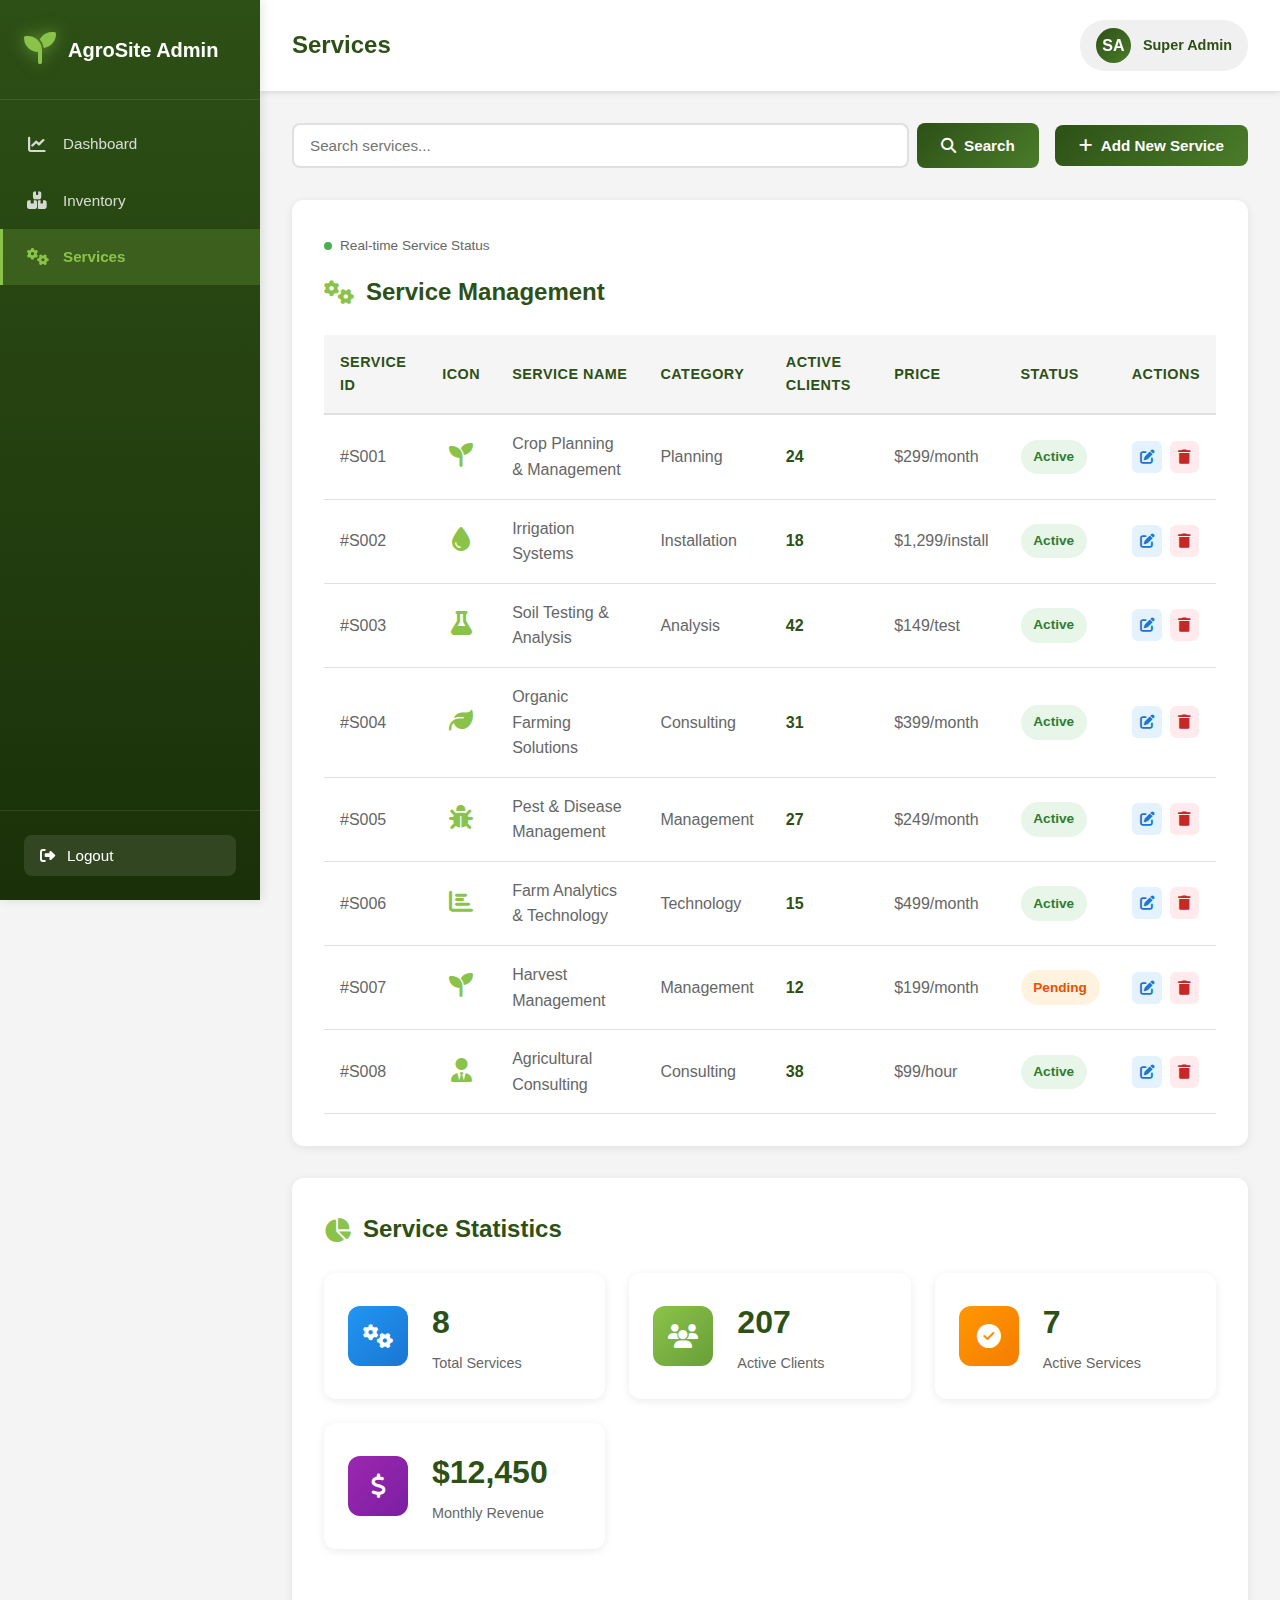
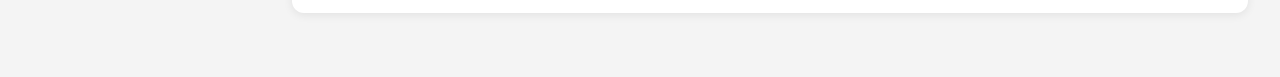
<file: Frontend/services.html>
<!DOCTYPE html>
<html lang="en">
<head>
    <meta charset="UTF-8">
    <meta name="viewport" content="width=device-width, initial-scale=1.0">
    <title>Services - Superadmin | AgroSite</title>
    <link rel="stylesheet" href="https://cdnjs.cloudflare.com/ajax/libs/font-awesome/6.4.0/css/all.min.css">
    <link rel="stylesheet" href="styles.css">
    <style>
        * {
            margin: 0;
            padding: 0;
            box-sizing: border-box;
        }

        body {
            font-family: 'Arial', sans-serif;
            background-color: #f4f4f4;
            color: #333;
            overflow-x: hidden;
        }

        .dashboard-wrapper {
            display: flex;
            min-height: 100vh;
        }

        /* Sidebar Styles */
        .sidebar {
            width: 260px;
            background: linear-gradient(180deg, #2d5016 0%, #1a3009 100%);
            color: #fff;
            position: fixed;
            height: 100vh;
            left: 0;
            top: 0;
            overflow-y: auto;
            transition: transform 0.3s ease;
            z-index: 1000;
            box-shadow: 2px 0 10px rgba(0, 0, 0, 0.1);
        }

        .sidebar-header {
            padding: 1.5rem;
            border-bottom: 1px solid rgba(255, 255, 255, 0.1);
            display: flex;
            align-items: center;
            gap: 0.75rem;
        }

        .sidebar-header .logo-icon {
            font-size: 2rem;
            color: #8bc34a;
        }

        .sidebar-header .logo-text {
            font-size: 1.25rem;
            font-weight: 700;
        }

        .sidebar-menu {
            padding: 1rem 0;
        }

        .menu-item {
            display: flex;
            align-items: center;
            gap: 1rem;
            padding: 1rem 1.5rem;
            color: rgba(255, 255, 255, 0.8);
            text-decoration: none;
            transition: all 0.3s ease;
            border-left: 3px solid transparent;
        }

        .menu-item:hover {
            background-color: rgba(255, 255, 255, 0.1);
            color: #fff;
            border-left-color: #8bc34a;
        }

        .menu-item.active {
            background-color: rgba(139, 195, 74, 0.2);
            color: #8bc34a;
            border-left-color: #8bc34a;
            font-weight: 600;
        }

        .menu-item i {
            font-size: 1.1rem;
            width: 20px;
            text-align: center;
        }

        .menu-item span {
            font-size: 0.95rem;
        }

        .sidebar-footer {
            position: absolute;
            bottom: 0;
            width: 100%;
            padding: 1.5rem;
            border-top: 1px solid rgba(255, 255, 255, 0.1);
        }

        .logout-btn {
            display: flex;
            align-items: center;
            gap: 0.75rem;
            padding: 0.75rem 1rem;
            background-color: rgba(255, 255, 255, 0.1);
            color: #fff;
            border: none;
            border-radius: 8px;
            cursor: pointer;
            width: 100%;
            transition: all 0.3s ease;
            font-size: 0.95rem;
        }

        .logout-btn:hover {
            background-color: rgba(255, 255, 255, 0.2);
        }

        /* Main Content Area */
        .main-content {
            flex: 1;
            margin-left: 260px;
            transition: margin-left 0.3s ease;
        }

        /* Top Header */
        .top-header {
            background: #fff;
            padding: 1.25rem 2rem;
            box-shadow: 0 2px 5px rgba(0, 0, 0, 0.1);
            display: flex;
            justify-content: space-between;
            align-items: center;
            position: sticky;
            top: 0;
            z-index: 100;
        }

        .menu-toggle {
            display: none;
            background: none;
            border: none;
            font-size: 1.5rem;
            color: #2d5016;
            cursor: pointer;
            padding: 0.5rem;
        }

        .header-title {
            font-size: 1.5rem;
            font-weight: 700;
            color: #2d5016;
        }

        .header-actions {
            display: flex;
            align-items: center;
            gap: 1rem;
        }

        .user-profile {
            display: flex;
            align-items: center;
            gap: 0.75rem;
            padding: 0.5rem 1rem;
            background-color: #f0f0f0;
            border-radius: 25px;
            cursor: pointer;
            transition: all 0.3s ease;
        }

        .user-profile:hover {
            background-color: #e0e0e0;
        }

        .user-avatar {
            width: 35px;
            height: 35px;
            border-radius: 50%;
            background: linear-gradient(135deg, #2d5016 0%, #4a7c2a 100%);
            display: flex;
            align-items: center;
            justify-content: center;
            color: #fff;
            font-weight: 600;
        }

        .user-name {
            font-weight: 600;
            color: #2d5016;
            font-size: 0.9rem;
        }

        /* Content Area */
        .content-area {
            padding: 2rem;
        }

        .dashboard-section {
            background: #fff;
            padding: 2rem;
            border-radius: 12px;
            box-shadow: 0 2px 10px rgba(0, 0, 0, 0.08);
            margin-bottom: 2rem;
        }

        .section-title {
            font-size: 1.5rem;
            font-weight: 700;
            color: #2d5016;
            margin-bottom: 1.5rem;
            display: flex;
            align-items: center;
            gap: 0.75rem;
        }

        .section-title i {
            color: #8bc34a;
        }

        .services-header {
            display: flex;
            justify-content: space-between;
            align-items: center;
            margin-bottom: 2rem;
            flex-wrap: wrap;
            gap: 1rem;
        }

        .search-bar {
            display: flex;
            gap: 0.5rem;
            flex: 1;
            min-width: 250px;
        }

        .search-bar input {
            flex: 1;
            padding: 0.75rem 1rem;
            border: 2px solid #e0e0e0;
            border-radius: 8px;
            font-size: 0.95rem;
            transition: all 0.3s ease;
        }

        .search-bar input:focus {
            outline: none;
            border-color: #8bc34a;
            box-shadow: 0 0 0 3px rgba(139, 195, 74, 0.1);
        }

        .btn-primary {
            background: linear-gradient(135deg, #2d5016 0%, #4a7c2a 100%);
            color: #fff;
            border: none;
            padding: 0.75rem 1.5rem;
            border-radius: 8px;
            font-weight: 600;
            cursor: pointer;
            display: flex;
            align-items: center;
            gap: 0.5rem;
            transition: all 0.3s ease;
            font-size: 0.95rem;
        }

        .btn-primary:hover {
            transform: translateY(-2px);
            box-shadow: 0 5px 15px rgba(45, 80, 22, 0.3);
        }

        .table-container {
            overflow-x: auto;
        }

        .inventory-table {
            width: 100%;
            border-collapse: collapse;
        }

        .inventory-table thead {
            background-color: #f5f5f5;
        }

        .inventory-table th {
            padding: 1rem;
            text-align: left;
            font-weight: 600;
            color: #2d5016;
            border-bottom: 2px solid #e0e0e0;
            font-size: 0.9rem;
            text-transform: uppercase;
            letter-spacing: 0.5px;
        }

        .inventory-table td {
            padding: 1rem;
            border-bottom: 1px solid #e0e0e0;
            color: #666;
        }

        .inventory-table tbody tr {
            transition: background-color 0.3s ease;
        }

        .inventory-table tbody tr:hover {
            background-color: #f9f9f9;
        }

        .service-status-badge {
            display: inline-block;
            padding: 0.4rem 0.8rem;
            border-radius: 20px;
            font-size: 0.85rem;
            font-weight: 600;
        }

        .service-status-badge.active {
            background-color: #e8f5e9;
            color: #2e7d32;
        }

        .service-status-badge.inactive {
            background-color: #ffebee;
            color: #c62828;
        }

        .service-status-badge.pending {
            background-color: #fff3e0;
            color: #e65100;
        }

        .active-clients {
            font-weight: 600;
            color: #2d5016;
        }

        .service-icon-cell {
            width: 60px;
            text-align: center;
        }

        .service-icon-cell i {
            font-size: 1.5rem;
            color: #8bc34a;
        }

        .action-buttons {
            display: flex;
            gap: 0.5rem;
        }

        .btn-icon {
            padding: 0.5rem;
            border: none;
            border-radius: 6px;
            cursor: pointer;
            transition: all 0.3s ease;
            font-size: 0.9rem;
        }

        .btn-icon.edit {
            background-color: #e3f2fd;
            color: #1976d2;
        }

        .btn-icon.edit:hover {
            background-color: #bbdefb;
        }

        .btn-icon.delete {
            background-color: #ffebee;
            color: #c62828;
        }

        .btn-icon.delete:hover {
            background-color: #ffcdd2;
        }

        /* Real-time indicator */
        .realtime-indicator {
            display: inline-flex;
            align-items: center;
            gap: 0.5rem;
            font-size: 0.85rem;
            color: #666;
            margin-bottom: 1rem;
        }

        .realtime-dot {
            width: 8px;
            height: 8px;
            border-radius: 50%;
            background-color: #4caf50;
            animation: pulse 2s infinite;
        }

        @keyframes pulse {
            0%, 100% {
                opacity: 1;
            }
            50% {
                opacity: 0.5;
            }
        }

        .stats-grid {
            display: grid;
            grid-template-columns: repeat(auto-fit, minmax(250px, 1fr));
            gap: 1.5rem;
            margin-bottom: 2rem;
        }

        .stat-card {
            background: #fff;
            padding: 1.5rem;
            border-radius: 12px;
            box-shadow: 0 2px 10px rgba(0, 0, 0, 0.08);
            display: flex;
            align-items: center;
            gap: 1.5rem;
            transition: transform 0.3s ease, box-shadow 0.3s ease;
        }

        .stat-card:hover {
            transform: translateY(-5px);
            box-shadow: 0 5px 20px rgba(0, 0, 0, 0.12);
        }

        .stat-icon {
            width: 60px;
            height: 60px;
            border-radius: 12px;
            display: flex;
            align-items: center;
            justify-content: center;
            font-size: 1.5rem;
            color: #fff;
        }

        .stat-icon.blue {
            background: linear-gradient(135deg, #2196F3 0%, #1976D2 100%);
        }

        .stat-icon.green {
            background: linear-gradient(135deg, #8bc34a 0%, #689F38 100%);
        }

        .stat-icon.orange {
            background: linear-gradient(135deg, #FF9800 0%, #F57C00 100%);
        }

        .stat-icon.purple {
            background: linear-gradient(135deg, #9C27B0 0%, #7B1FA2 100%);
        }

        .stat-info h3 {
            font-size: 2rem;
            font-weight: 700;
            color: #2d5016;
            margin-bottom: 0.25rem;
        }

        .stat-info p {
            color: #666;
            font-size: 0.9rem;
        }

        /* Mobile Responsive */
        @media (max-width: 768px) {
            .sidebar {
                transform: translateX(-100%);
            }

            .sidebar.open {
                transform: translateX(0);
            }

            .main-content {
                margin-left: 0;
            }

            .menu-toggle {
                display: block;
            }

            .content-area {
                padding: 1rem;
            }

            .services-header {
                flex-direction: column;
            }

            .search-bar {
                width: 100%;
            }

            .table-container {
                overflow-x: scroll;
            }

            .inventory-table {
                min-width: 700px;
            }

            .stats-grid {
                grid-template-columns: 1fr;
            }

            .user-name {
                display: none;
            }
        }

        /* Overlay for mobile sidebar */
        .sidebar-overlay {
            display: none;
            position: fixed;
            top: 0;
            left: 0;
            width: 100%;
            height: 100%;
            background-color: rgba(0, 0, 0, 0.5);
            z-index: 999;
        }

        .sidebar-overlay.active {
            display: block;
        }
    </style>
</head>
<body>
    <div class="dashboard-wrapper">
        <!-- Sidebar -->
        <aside class="sidebar" id="sidebar">
            <div class="sidebar-header">
                <span class="logo-icon"><i class="fa fa-seedling"></i></span>
                <span class="logo-text">AgroSite Admin</span>
            </div>
            <nav class="sidebar-menu">
                <a href="dashboard.html" class="menu-item">
                    <i class="fa fa-chart-line"></i>
                    <span>Dashboard</span>
                </a>
                <a href="inventory.html" class="menu-item">
                    <i class="fa fa-boxes"></i>
                    <span>Inventory</span>
                </a>
                <a href="services.html" class="menu-item active">
                    <i class="fa fa-cogs"></i>
                    <span>Services</span>
                </a>
            </nav>
            <div class="sidebar-footer">
                <button class="logout-btn" onclick="window.location.href='login.html'">
                    <i class="fa fa-sign-out-alt"></i>
                    <span>Logout</span>
                </button>
            </div>
        </aside>

        <!-- Sidebar Overlay for Mobile -->
        <div class="sidebar-overlay" id="sidebarOverlay"></div>

        <!-- Main Content -->
        <main class="main-content">
            <!-- Top Header -->
            <header class="top-header">
                <button class="menu-toggle" id="menuToggle">
                    <i class="fa fa-bars"></i>
                </button>
                <h1 class="header-title">Services</h1>
                <div class="header-actions">
                    <div class="user-profile">
                        <div class="user-avatar">SA</div>
                        <span class="user-name">Super Admin</span>
                    </div>
                </div>
            </header>

            <!-- Content Area -->
            <div class="content-area">
                <div class="services-header">
                    <div class="search-bar">
                        <input type="text" placeholder="Search services..." id="serviceSearchInput">
                        <button class="btn-primary">
                            <i class="fa fa-search"></i>
                            Search
                        </button>
                    </div>
                    <button class="btn-primary">
                        <i class="fa fa-plus"></i>
                        Add New Service
                    </button>
                </div>

                <div class="dashboard-section">
                    <div class="realtime-indicator">
                        <span class="realtime-dot"></span>
                        <span>Real-time Service Status</span>
                    </div>
                    <h2 class="section-title">
                        <i class="fa fa-cogs"></i>
                        Service Management
                    </h2>
                    <div class="table-container">
                        <table class="inventory-table">
                            <thead>
                                <tr>
                                    <th>Service ID</th>
                                    <th>Icon</th>
                                    <th>Service Name</th>
                                    <th>Category</th>
                                    <th>Active Clients</th>
                                    <th>Price</th>
                                    <th>Status</th>
                                    <th>Actions</th>
                                </tr>
                            </thead>
                            <tbody>
                                <tr>
                                    <td>#S001</td>
                                    <td class="service-icon-cell">
                                        <i class="fa fa-seedling"></i>
                                    </td>
                                    <td>Crop Planning & Management</td>
                                    <td>Planning</td>
                                    <td><span class="active-clients">24</span></td>
                                    <td>$299/month</td>
                                    <td><span class="service-status-badge active">Active</span></td>
                                    <td>
                                        <div class="action-buttons">
                                            <button class="btn-icon edit" title="Edit">
                                                <i class="fa fa-edit"></i>
                                            </button>
                                            <button class="btn-icon delete" title="Delete">
                                                <i class="fa fa-trash"></i>
                                            </button>
                                        </div>
                                    </td>
                                </tr>
                                <tr>
                                    <td>#S002</td>
                                    <td class="service-icon-cell">
                                        <i class="fa fa-tint"></i>
                                    </td>
                                    <td>Irrigation Systems</td>
                                    <td>Installation</td>
                                    <td><span class="active-clients">18</span></td>
                                    <td>$1,299/install</td>
                                    <td><span class="service-status-badge active">Active</span></td>
                                    <td>
                                        <div class="action-buttons">
                                            <button class="btn-icon edit" title="Edit">
                                                <i class="fa fa-edit"></i>
                                            </button>
                                            <button class="btn-icon delete" title="Delete">
                                                <i class="fa fa-trash"></i>
                                            </button>
                                        </div>
                                    </td>
                                </tr>
                                <tr>
                                    <td>#S003</td>
                                    <td class="service-icon-cell">
                                        <i class="fa fa-flask"></i>
                                    </td>
                                    <td>Soil Testing & Analysis</td>
                                    <td>Analysis</td>
                                    <td><span class="active-clients">42</span></td>
                                    <td>$149/test</td>
                                    <td><span class="service-status-badge active">Active</span></td>
                                    <td>
                                        <div class="action-buttons">
                                            <button class="btn-icon edit" title="Edit">
                                                <i class="fa fa-edit"></i>
                                            </button>
                                            <button class="btn-icon delete" title="Delete">
                                                <i class="fa fa-trash"></i>
                                            </button>
                                        </div>
                                    </td>
                                </tr>
                                <tr>
                                    <td>#S004</td>
                                    <td class="service-icon-cell">
                                        <i class="fa fa-leaf"></i>
                                    </td>
                                    <td>Organic Farming Solutions</td>
                                    <td>Consulting</td>
                                    <td><span class="active-clients">31</span></td>
                                    <td>$399/month</td>
                                    <td><span class="service-status-badge active">Active</span></td>
                                    <td>
                                        <div class="action-buttons">
                                            <button class="btn-icon edit" title="Edit">
                                                <i class="fa fa-edit"></i>
                                            </button>
                                            <button class="btn-icon delete" title="Delete">
                                                <i class="fa fa-trash"></i>
                                            </button>
                                        </div>
                                    </td>
                                </tr>
                                <tr>
                                    <td>#S005</td>
                                    <td class="service-icon-cell">
                                        <i class="fa fa-bug"></i>
                                    </td>
                                    <td>Pest & Disease Management</td>
                                    <td>Management</td>
                                    <td><span class="active-clients">27</span></td>
                                    <td>$249/month</td>
                                    <td><span class="service-status-badge active">Active</span></td>
                                    <td>
                                        <div class="action-buttons">
                                            <button class="btn-icon edit" title="Edit">
                                                <i class="fa fa-edit"></i>
                                            </button>
                                            <button class="btn-icon delete" title="Delete">
                                                <i class="fa fa-trash"></i>
                                            </button>
                                        </div>
                                    </td>
                                </tr>
                                <tr>
                                    <td>#S006</td>
                                    <td class="service-icon-cell">
                                        <i class="fa fa-chart-bar"></i>
                                    </td>
                                    <td>Farm Analytics & Technology</td>
                                    <td>Technology</td>
                                    <td><span class="active-clients">15</span></td>
                                    <td>$499/month</td>
                                    <td><span class="service-status-badge active">Active</span></td>
                                    <td>
                                        <div class="action-buttons">
                                            <button class="btn-icon edit" title="Edit">
                                                <i class="fa fa-edit"></i>
                                            </button>
                                            <button class="btn-icon delete" title="Delete">
                                                <i class="fa fa-trash"></i>
                                            </button>
                                        </div>
                                    </td>
                                </tr>
                                <tr>
                                    <td>#S007</td>
                                    <td class="service-icon-cell">
                                        <i class="fa fa-seedling"></i>
                                    </td>
                                    <td>Harvest Management</td>
                                    <td>Management</td>
                                    <td><span class="active-clients">12</span></td>
                                    <td>$199/month</td>
                                    <td><span class="service-status-badge pending">Pending</span></td>
                                    <td>
                                        <div class="action-buttons">
                                            <button class="btn-icon edit" title="Edit">
                                                <i class="fa fa-edit"></i>
                                            </button>
                                            <button class="btn-icon delete" title="Delete">
                                                <i class="fa fa-trash"></i>
                                            </button>
                                        </div>
                                    </td>
                                </tr>
                                <tr>
                                    <td>#S008</td>
                                    <td class="service-icon-cell">
                                        <i class="fa fa-user-tie"></i>
                                    </td>
                                    <td>Agricultural Consulting</td>
                                    <td>Consulting</td>
                                    <td><span class="active-clients">38</span></td>
                                    <td>$99/hour</td>
                                    <td><span class="service-status-badge active">Active</span></td>
                                    <td>
                                        <div class="action-buttons">
                                            <button class="btn-icon edit" title="Edit">
                                                <i class="fa fa-edit"></i>
                                            </button>
                                            <button class="btn-icon delete" title="Delete">
                                                <i class="fa fa-trash"></i>
                                            </button>
                                        </div>
                                    </td>
                                </tr>
                            </tbody>
                        </table>
                    </div>
                </div>

                <!-- Service Statistics -->
                <div class="dashboard-section">
                    <h2 class="section-title">
                        <i class="fa fa-chart-pie"></i>
                        Service Statistics
                    </h2>
                    <div class="stats-grid">
                        <div class="stat-card">
                            <div class="stat-icon blue">
                                <i class="fa fa-cogs"></i>
                            </div>
                            <div class="stat-info">
                                <h3>8</h3>
                                <p>Total Services</p>
                            </div>
                        </div>
                        <div class="stat-card">
                            <div class="stat-icon green">
                                <i class="fa fa-users"></i>
                            </div>
                            <div class="stat-info">
                                <h3>207</h3>
                                <p>Active Clients</p>
                            </div>
                        </div>
                        <div class="stat-card">
                            <div class="stat-icon orange">
                                <i class="fa fa-check-circle"></i>
                            </div>
                            <div class="stat-info">
                                <h3>7</h3>
                                <p>Active Services</p>
                            </div>
                        </div>
                        <div class="stat-card">
                            <div class="stat-icon purple">
                                <i class="fa fa-dollar-sign"></i>
                            </div>
                            <div class="stat-info">
                                <h3>$12,450</h3>
                                <p>Monthly Revenue</p>
                            </div>
                        </div>
                    </div>
                </div>
            </div>
        </main>
    </div>

    <script>
        // Sidebar toggle for mobile
        const menuToggle = document.getElementById('menuToggle');
        const sidebar = document.getElementById('sidebar');
        const sidebarOverlay = document.getElementById('sidebarOverlay');

        menuToggle.addEventListener('click', () => {
            sidebar.classList.toggle('open');
            sidebarOverlay.classList.toggle('active');
        });

        sidebarOverlay.addEventListener('click', () => {
            sidebar.classList.remove('open');
            sidebarOverlay.classList.remove('active');
        });

        // Close sidebar when clicking outside on mobile
        window.addEventListener('resize', () => {
            if (window.innerWidth > 768) {
                sidebar.classList.remove('open');
                sidebarOverlay.classList.remove('active');
            }
        });

        // Real-time service status updates (simulated)
        let serviceUpdateInterval = null;
        
        function updateServiceStatus() {
            // Clear any existing interval
            if (serviceUpdateInterval) {
                clearInterval(serviceUpdateInterval);
            }
            
            const activeClients = document.querySelectorAll('.active-clients');
            
            // Simulate real-time updates
            serviceUpdateInterval = setInterval(() => {
                // Randomly update active clients count (simulation)
                activeClients.forEach(client => {
                    const currentCount = parseInt(client.textContent);
                    const change = Math.floor(Math.random() * 3) - 1; // -1, 0, or 1
                    const newCount = Math.max(0, currentCount + change);
                    if (newCount !== currentCount) {
                        client.textContent = newCount;
                        client.style.color = '#4caf50';
                        setTimeout(() => {
                            client.style.color = '#2d5016';
                        }, 500);
                    }
                });
            }, 5000); // Update every 5 seconds
        }

        // Initialize real-time updates
        updateServiceStatus();

        // Service search functionality
        const serviceSearchInput = document.getElementById('serviceSearchInput');
        if (serviceSearchInput) {
            serviceSearchInput.addEventListener('input', (e) => {
                const searchTerm = e.target.value.toLowerCase();
                const serviceRows = document.querySelectorAll('.inventory-table tbody tr');
                
                serviceRows.forEach(row => {
                    const serviceName = row.cells[2].textContent.toLowerCase();
                    const category = row.cells[3].textContent.toLowerCase();
                    
                    if (serviceName.includes(searchTerm) || category.includes(searchTerm)) {
                        row.style.display = '';
                    } else {
                        row.style.display = 'none';
                    }
                });
            });
        }
    </script>
</body>
</html>
</file>
<file: styles.css>
* {
    margin: 0;
    padding: 0;
    box-sizing: border-box;
}

body {
    font-family: 'Arial', sans-serif;
    line-height: 1.6;
    color: #333;
    background-color: #f4f4f4;
}

/* Navbar Styles */
.navbar {
    background-color: #2d5016;
    padding: 1rem 0;
    box-shadow: 0 2px 5px rgba(0,0,0,0.1);
    position: sticky;
    top: 0;
    z-index: 1000;
}

.nav-container {
    max-width: 1200px;
    margin: 0 auto;
    padding: 0 20px;
    display: flex;
    justify-content: space-between;
    align-items: center;
}

.logo a {
    color: #fff;
    text-decoration: none;
    font-size: 1.5rem;
    font-weight: bold;
}

.nav-menu {
    display: flex;
    list-style: none;
    gap: 2rem;
}

.nav-link {
    color: #fff;
    text-decoration: none;
    font-size: 1rem;
    transition: color 0.3s ease;
    padding: 0.5rem 0;
}

.nav-link:hover {
    color: #8bc34a;
}

.nav-link.active {
    color: #8bc34a;
    border-bottom: 2px solid #8bc34a;
}

/* Hamburger Menu */
.hamburger {
    display: none;
    flex-direction: column;
    cursor: pointer;
    gap: 5px;
}

.hamburger span {
    width: 25px;
    height: 3px;
    background-color: #fff;
    transition: all 0.3s ease;
}

/* Container */
.container {
    max-width: 1200px;
    margin: 0 auto;
    padding: 0 20px;
}

/* Hero Section */
.hero-section {
    background: linear-gradient(135deg, #2d5016 0%, #4a7c2a 100%);
    color: #fff;
    padding: 120px 20px;
    text-align: center;
    position: relative;
    overflow: hidden;
}

.hero-section::before {
    content: '';
    position: absolute;
    top: 0;
    left: 0;
    right: 0;
    bottom: 0;
    background: url('data:image/svg+xml,<svg xmlns="http://www.w3.org/2000/svg" viewBox="0 0 1200 600"><path d="M0,300 Q300,200 600,300 T1200,300 L1200,600 L0,600 Z" fill="rgba(255,255,255,0.05)"/></svg>');
    background-size: cover;
}

.hero-content {
    max-width: 800px;
    margin: 0 auto;
    position: relative;
    z-index: 1;
}

.hero-title {
    font-size: 3.5rem;
    margin-bottom: 1.5rem;
    font-weight: bold;
    text-shadow: 2px 2px 4px rgba(0,0,0,0.3);
}

.hero-subtitle {
    font-size: 1.3rem;
    margin-bottom: 2.5rem;
    line-height: 1.8;
    opacity: 0.95;
}

.hero-buttons {
    display: flex;
    gap: 1rem;
    justify-content: center;
    flex-wrap: wrap;
}

.btn {
    padding: 15px 35px;
    font-size: 1.1rem;
    border: none;
    border-radius: 50px;
    cursor: pointer;
    text-decoration: none;
    display: inline-block;
    transition: all 0.3s ease;
    font-weight: 600;
}

.btn-primary {
    background-color: #fff;
    color: #2d5016;
}

.btn-primary:hover {
    background-color: #f0f0f0;
    transform: translateY(-2px);
    box-shadow: 0 5px 15px rgba(0,0,0,0.2);
}

.btn-secondary {
    background-color: transparent;
    color: #fff;
    border: 2px solid #fff;
}

.btn-secondary:hover {
    background-color: #fff;
    color: #2d5016;
    transform: translateY(-2px);
}

/* New Hero Section */
.hero-section-new {
    min-height: 100vh;
    position: relative;
    display: flex;
    align-items: center;
    justify-content: center;
    overflow: hidden;
    color: #fff;
}

.hero-background {
    position: absolute;
    top: 0;
    left: 0;
    width: 100%;
    height: 100%;
    background: linear-gradient(135deg, #1a3d0e 0%, #2d5016 50%, #4a7c2a 100%);
    z-index: 0;
}

.hero-background::before {
    content: '';
    position: absolute;
    top: 0;
    left: 0;
    width: 100%;
    height: 100%;
    background-image: 
        radial-gradient(circle at 20% 50%, rgba(139, 195, 74, 0.1) 0%, transparent 50%),
        radial-gradient(circle at 80% 80%, rgba(139, 195, 74, 0.1) 0%, transparent 50%);
    animation: pulse 4s ease-in-out infinite;
}

.hero-overlay {
    position: absolute;
    top: 0;
    left: 0;
    width: 100%;
    height: 100%;
    background: rgba(0, 0, 0, 0.2);
    z-index: 1;
}

.hero-content-new {
    position: relative;
    z-index: 2;
    width: 100%;
    max-width: 1200px;
    margin: 0 auto;
    padding: 0 20px;
}

.hero-text-wrapper {
    max-width: 900px;
    margin: 0 auto;
    text-align: center;
}

.hero-title-new {
    font-size: 4rem;
    font-weight: 800;
    margin-bottom: 1.5rem;
    line-height: 1.2;
    text-shadow: 2px 2px 8px rgba(0,0,0,0.3);
}

.hero-title-new .highlight {
    color: #8bc34a;
    display: inline-block;
    position: relative;
}

.hero-subtitle-new {
    font-size: 1.4rem;
    line-height: 1.8;
    margin-bottom: 3rem;
    opacity: 0.95;
    max-width: 800px;
    margin-left: auto;
    margin-right: auto;
}

.hero-stats {
    display: flex;
    justify-content: center;
    gap: 4rem;
    margin-bottom: 3rem;
    flex-wrap: wrap;
}

.stat-item {
    text-align: center;
}

.stat-number {
    font-size: 2.5rem;
    font-weight: bold;
    color: #8bc34a;
    margin-bottom: 0.5rem;
    text-shadow: 0 0 10px rgba(139, 195, 74, 0.5);
}

.stat-label {
    font-size: 1rem;
    opacity: 0.9;
}

.hero-buttons-new {
    display: flex;
    gap: 1.5rem;
    justify-content: center;
    flex-wrap: wrap;
}

.btn-hero-primary {
    padding: 18px 40px;
    font-size: 1.2rem;
    background-color: #8bc34a;
    color: #fff;
    border: none;
    border-radius: 50px;
    cursor: pointer;
    text-decoration: none;
    display: inline-block;
    transition: all 0.3s ease;
    font-weight: 600;
    box-shadow: 0 4px 15px rgba(139, 195, 74, 0.4);
}

.btn-hero-primary:hover {
    background-color: #7cb342;
    transform: translateY(-3px);
    box-shadow: 0 6px 20px rgba(139, 195, 74, 0.6);
}

.btn-hero-secondary {
    padding: 18px 40px;
    font-size: 1.2rem;
    background-color: transparent;
    color: #fff;
    border: 2px solid #fff;
    border-radius: 50px;
    cursor: pointer;
    text-decoration: none;
    display: inline-block;
    transition: all 0.3s ease;
    font-weight: 600;
}

.btn-hero-secondary:hover {
    background-color: #fff;
    color: #2d5016;
    transform: translateY(-3px);
    box-shadow: 0 6px 20px rgba(255, 255, 255, 0.3);
}

.hero-scroll-indicator {
    position: absolute;
    bottom: 30px;
    left: 50%;
    transform: translateX(-50%);
    text-align: center;
    z-index: 2;
    color: #fff;
    opacity: 0.8;
    animation: bounce 2s infinite;
}

.hero-scroll-indicator span {
    display: block;
    font-size: 0.9rem;
    margin-bottom: 0.5rem;
}

.scroll-arrow {
    font-size: 1.5rem;
    animation: bounce-arrow 1.5s infinite;
}

/* Animations */
@keyframes pulse {
    0%, 100% {
        opacity: 0.5;
    }
    50% {
        opacity: 0.8;
    }
}

@keyframes bounce {
    0%, 20%, 50%, 80%, 100% {
        transform: translateX(-50%) translateY(0);
    }
    40% {
        transform: translateX(-50%) translateY(-10px);
    }
    60% {
        transform: translateX(-50%) translateY(-5px);
    }
}

@keyframes bounce-arrow {
    0%, 100% {
        transform: translateY(0);
    }
    50% {
        transform: translateY(10px);
    }
}

.animate-fade-in {
    animation: fadeIn 1s ease-out;
}

.animate-slide-up {
    animation: slideUp 1s ease-out 0.3s both;
}

.animate-fade-in-delay {
    animation: fadeIn 1s ease-out 0.6s both;
}

.animate-slide-up-delay {
    animation: slideUp 1s ease-out 0.9s both;
}

.animate-box {
    animation: fadeInUp 0.8s ease-out both;
}

.animate-box:nth-child(1) { animation-delay: 0.1s; }
.animate-box:nth-child(2) { animation-delay: 0.2s; }
.animate-box:nth-child(3) { animation-delay: 0.3s; }
.animate-box:nth-child(4) { animation-delay: 0.4s; }
.animate-box:nth-child(5) { animation-delay: 0.5s; }
.animate-box:nth-child(6) { animation-delay: 0.6s; }

@keyframes fadeIn {
    from {
        opacity: 0;
    }
    to {
        opacity: 1;
    }
}

@keyframes slideUp {
    from {
        opacity: 0;
        transform: translateY(30px);
    }
    to {
        opacity: 1;
        transform: translateY(0);
    }
}

@keyframes fadeInUp {
    from {
        opacity: 0;
        transform: translateY(40px);
    }
    to {
        opacity: 1;
        transform: translateY(0);
    }
}

/* Features Section */
.features-section {
    padding: 100px 20px;
    background: linear-gradient(180deg, #f8f9f8 0%, #fff 100%);
}

.section-header {
    text-align: center;
    margin-bottom: 4rem;
}

.section-title-new {
    font-size: 3rem;
    color: #2d5016;
    margin-bottom: 1rem;
    font-weight: bold;
}

.section-subtitle-new {
    font-size: 1.2rem;
    color: #666;
    max-width: 700px;
    margin: 0 auto;
}

.features-grid {
    display: grid;
    grid-template-columns: repeat(3, 1fr);
    gap: 2.5rem;
    max-width: 1200px;
    margin: 0 auto;
}

.feature-box {
    background: #fff;
    padding: 2.5rem;
    border-radius: 15px;
    box-shadow: 0 5px 20px rgba(0,0,0,0.08);
    transition: all 0.4s ease;
    border-top: 4px solid #2d5016;
    position: relative;
    overflow: hidden;
}

.feature-box::before {
    content: '';
    position: absolute;
    top: 0;
    left: -100%;
    width: 100%;
    height: 100%;
    background: linear-gradient(90deg, transparent, rgba(139, 195, 74, 0.1), transparent);
    transition: left 0.5s ease;
}

.feature-box:hover::before {
    left: 100%;
}

.feature-box:hover {
    transform: translateY(-10px);
    box-shadow: 0 10px 30px rgba(0,0,0,0.15);
    border-top-color: #8bc34a;
}

.feature-icon-wrapper {
    width: 80px;
    height: 80px;
    background: linear-gradient(135deg, #e8f5e9 0%, #c8e6c9 100%);
    border-radius: 50%;
    display: flex;
    align-items: center;
    justify-content: center;
    margin-bottom: 1.5rem;
    transition: all 0.3s ease;
}

.feature-box:hover .feature-icon-wrapper {
    transform: scale(1.1) rotate(5deg);
    background: linear-gradient(135deg, #8bc34a 0%, #7cb342 100%);
}

.feature-icon {
    font-size: 2.5rem;
    display: block;
}

.feature-box h3 {
    font-size: 1.5rem;
    color: #2d5016;
    margin-bottom: 1rem;
    font-weight: bold;
}

.feature-box p {
    font-size: 1rem;
    color: #666;
    line-height: 1.7;
    margin-bottom: 1.5rem;
}

.feature-link {
    color: #2d5016;
    text-decoration: none;
    font-weight: 600;
    font-size: 1rem;
    transition: all 0.3s ease;
    display: inline-block;
}

.feature-link:hover {
    color: #8bc34a;
    transform: translateX(5px);
}

/* About Section */
.about-section {
    padding: 80px 20px;
    background-color: #fff;
}

/* New About Page Styles */
.about-hero {
    background: linear-gradient(135deg, #2d5016 0%, #4a7c2a 100%);
    color: #fff;
    padding: 100px 20px;
    text-align: center;
}

.about-hero-content {
    max-width: 900px;
    margin: 0 auto;
}

.about-hero-title {
    font-size: 3.5rem;
    font-weight: bold;
    margin-bottom: 1.5rem;
    text-shadow: 2px 2px 4px rgba(0,0,0,0.2);
}

.about-hero-subtitle {
    font-size: 1.4rem;
    line-height: 1.8;
    opacity: 0.95;
}

/* Company Story Section */
.company-story {
    padding: 100px 20px;
    background-color: #fff;
}

.story-content {
    display: grid;
    grid-template-columns: 1.2fr 1fr;
    gap: 4rem;
    align-items: center;
    max-width: 1200px;
    margin: 0 auto;
}

.story-title {
    font-size: 2.5rem;
    color: #2d5016;
    margin-bottom: 1.5rem;
    font-weight: bold;
}

.story-intro {
    font-size: 1.2rem;
    color: #2d5016;
    font-weight: 600;
    margin-bottom: 1.5rem;
    line-height: 1.8;
}

.story-text p {
    font-size: 1.1rem;
    color: #555;
    line-height: 1.8;
    margin-bottom: 1.5rem;
}

.story-visual {
    background: linear-gradient(135deg, #e8f5e9 0%, #c8e6c9 100%);
    border-radius: 20px;
    padding: 4rem 2rem;
    text-align: center;
    box-shadow: 0 10px 30px rgba(0,0,0,0.1);
    height: 100%;
    display: flex;
    flex-direction: column;
    align-items: center;
    justify-content: center;
}

.story-icon {
    font-size: 6rem;
    margin-bottom: 1rem;
    display: block;
}

.story-visual p {
    font-size: 1.5rem;
    color: #2d5016;
    font-weight: 600;
    margin: 0;
}

/* Mission & Vision Section */
.mission-vision {
    padding: 100px 20px;
    background: linear-gradient(180deg, #f8f9f8 0%, #fff 100%);
}

.mv-grid {
    display: grid;
    grid-template-columns: repeat(2, 1fr);
    gap: 3rem;
    max-width: 1200px;
    margin: 0 auto;
}

.mv-card {
    background: #fff;
    padding: 3rem;
    border-radius: 20px;
    box-shadow: 0 10px 30px rgba(0,0,0,0.08);
    text-align: center;
    transition: all 0.3s ease;
    border-top: 5px solid #2d5016;
}

.mv-card:hover {
    transform: translateY(-10px);
    box-shadow: 0 15px 40px rgba(0,0,0,0.12);
}

.mission-card {
    border-top-color: #2d5016;
}

.vision-card {
    border-top-color: #8bc34a;
}

.mv-icon {
    font-size: 4rem;
    margin-bottom: 1.5rem;
    display: block;
}

.mv-card h3 {
    font-size: 2rem;
    color: #2d5016;
    margin-bottom: 1.5rem;
    font-weight: bold;
}

.mv-card p {
    font-size: 1.1rem;
    color: #666;
    line-height: 1.8;
}

/* Why Choose Section */
.why-choose-section {
    padding: 100px 20px;
    background-color: #fff;
}

.section-header-new {
    text-align: center;
    margin-bottom: 4rem;
}

.why-choose-grid {
    display: grid;
    grid-template-columns: repeat(3, 1fr);
    gap: 2.5rem;
    max-width: 1200px;
    margin: 0 auto;
}

.why-card {
    background: #f8f9f8;
    padding: 2.5rem;
    border-radius: 15px;
    text-align: center;
    transition: all 0.3s ease;
    border: 2px solid transparent;
}

.why-card:hover {
    transform: translateY(-10px);
    box-shadow: 0 10px 30px rgba(0,0,0,0.1);
    border-color: #8bc34a;
    background: #fff;
}

.why-icon-wrapper {
    width: 80px;
    height: 80px;
    background: linear-gradient(135deg, #e8f5e9 0%, #c8e6c9 100%);
    border-radius: 50%;
    display: flex;
    align-items: center;
    justify-content: center;
    margin: 0 auto 1.5rem;
    transition: all 0.3s ease;
}

.why-card:hover .why-icon-wrapper {
    background: linear-gradient(135deg, #8bc34a 0%, #7cb342 100%);
    transform: scale(1.1) rotate(5deg);
}

.why-icon {
    font-size: 2.5rem;
}

.why-card h4 {
    font-size: 1.4rem;
    color: #2d5016;
    margin-bottom: 1rem;
    font-weight: bold;
}

.why-card p {
    font-size: 1rem;
    color: #666;
    line-height: 1.7;
}

/* Values Section */
.values-section {
    padding: 100px 20px;
    background: linear-gradient(180deg, #fff 0%, #f8f9f8 100%);
}

.values-grid {
    display: grid;
    grid-template-columns: repeat(4, 1fr);
    gap: 2rem;
    max-width: 1200px;
    margin: 0 auto;
}

.value-card {
    background: #fff;
    padding: 2.5rem;
    border-radius: 15px;
    box-shadow: 0 5px 20px rgba(0,0,0,0.08);
    text-align: center;
    transition: all 0.3s ease;
    border-left: 4px solid #2d5016;
}

.value-card:hover {
    transform: translateY(-5px);
    box-shadow: 0 10px 30px rgba(0,0,0,0.12);
    border-left-color: #8bc34a;
}

.value-card h4 {
    font-size: 1.5rem;
    color: #2d5016;
    margin-bottom: 1rem;
    font-weight: bold;
}

.value-card p {
    font-size: 1rem;
    color: #666;
    line-height: 1.7;
}

/* Achievements Section New */
.achievements-section-new {
    padding: 100px 20px;
    background: linear-gradient(135deg, #2d5016 0%, #4a7c2a 100%);
    color: #fff;
}

.achievements-grid-new {
    display: grid;
    grid-template-columns: repeat(4, 1fr);
    gap: 2.5rem;
    max-width: 1200px;
    margin: 0 auto;
}

.achievement-card-new {
    background: rgba(255, 255, 255, 0.1);
    backdrop-filter: blur(10px);
    padding: 3rem 2rem;
    border-radius: 20px;
    text-align: center;
    transition: all 0.3s ease;
    border: 2px solid rgba(255, 255, 255, 0.2);
}

.achievement-card-new:hover {
    transform: translateY(-10px);
    background: rgba(255, 255, 255, 0.15);
    border-color: rgba(255, 255, 255, 0.4);
    box-shadow: 0 15px 40px rgba(0,0,0,0.2);
}

.achievement-icon-new {
    font-size: 3rem;
    margin-bottom: 1rem;
    display: block;
}

.achievement-number-new {
    font-size: 3rem;
    font-weight: bold;
    color: #8bc34a;
    margin-bottom: 0.5rem;
    text-shadow: 0 0 10px rgba(139, 195, 74, 0.5);
}

.achievement-label-new {
    font-size: 1.3rem;
    font-weight: 600;
    margin-bottom: 0.5rem;
}

.achievement-desc {
    font-size: 0.95rem;
    opacity: 0.9;
    margin: 0;
}

.section-title {
    font-size: 2.8rem;
    text-align: center;
    margin-bottom: 1rem;
    color: #2d5016;
    font-weight: bold;
}

.section-subtitle {
    text-align: center;
    font-size: 1.2rem;
    color: #666;
    margin-bottom: 3rem;
}

.about-content {
    display: grid;
    grid-template-columns: 1fr 1fr;
    gap: 4rem;
    align-items: center;
    margin-top: 3rem;
}

.about-text h3 {
    font-size: 2rem;
    color: #2d5016;
    margin-bottom: 1.5rem;
}

.about-text p {
    font-size: 1.1rem;
    line-height: 1.8;
    color: #555;
    margin-bottom: 1.5rem;
}

.about-features {
    list-style: none;
    display: grid;
    grid-template-columns: repeat(2, 1fr);
    gap: 1rem;
    margin-top: 2rem;
}

.about-features li {
    font-size: 1.1rem;
    color: #2d5016;
    font-weight: 500;
    margin-bottom: 0.8rem;
    line-height: 1.6;
}

.about-text h4 {
    font-size: 1.5rem;
    color: #2d5016;
    margin-top: 2rem;
    margin-bottom: 1rem;
    font-weight: bold;
}

.about-text h5 {
    font-size: 1.2rem;
    color: #2d5016;
    margin-bottom: 0.5rem;
    font-weight: 600;
}

/* Services Grid */
.services-grid {
    display: grid;
    grid-template-columns: repeat(2, 1fr);
    gap: 1.5rem;
    margin-top: 1.5rem;
    margin-bottom: 2rem;
}

.service-item {
    background-color: #f8f9f8;
    padding: 1.5rem;
    border-radius: 10px;
    border-left: 4px solid #2d5016;
    transition: transform 0.3s ease, box-shadow 0.3s ease;
}

.service-item:hover {
    transform: translateY(-5px);
    box-shadow: 0 5px 15px rgba(0,0,0,0.1);
}

.service-icon {
    font-size: 2.5rem;
    display: block;
    margin-bottom: 0.5rem;
}

.service-item h5 {
    font-size: 1.1rem;
    color: #2d5016;
    margin-bottom: 0.5rem;
    margin-top: 0.5rem;
}

.service-item p {
    font-size: 0.95rem;
    color: #666;
    line-height: 1.6;
    margin: 0;
}

/* Achievements */
.achievements {
    display: grid;
    grid-template-columns: repeat(4, 1fr);
    gap: 1.5rem;
    margin-top: 2rem;
    margin-bottom: 2rem;
}

.achievement-item {
    text-align: center;
    padding: 1.5rem;
    background: linear-gradient(135deg, #e8f5e9 0%, #c8e6c9 100%);
    border-radius: 10px;
    transition: transform 0.3s ease;
}

.achievement-item:hover {
    transform: scale(1.05);
}

.achievement-number {
    font-size: 2.5rem;
    font-weight: bold;
    color: #2d5016;
    margin-bottom: 0.5rem;
}

.achievement-label {
    font-size: 0.95rem;
    color: #555;
    font-weight: 500;
}

.about-image {
    display: flex;
    justify-content: center;
    align-items: center;
    position: sticky;
    top: 100px;
    height: fit-content;
}

.image-placeholder {
    width: 100%;
    height: 500px;
    background: linear-gradient(135deg, #e8f5e9 0%, #c8e6c9 100%);
    border-radius: 15px;
    display: flex;
    flex-direction: column;
    align-items: center;
    justify-content: center;
    font-size: 8rem;
    box-shadow: 0 10px 30px rgba(0,0,0,0.1);
}

.image-placeholder p {
    font-size: 1.5rem;
    color: #2d5016;
    margin-top: 1rem;
    font-weight: 600;
}

/* Contact Section */
.contact-section {
    padding: 80px 20px;
    background: linear-gradient(135deg, #f5f5f5 0%, #e8f5e9 100%);
}

/* New Professional Contact Section */
.contact-section-new {
    padding: 100px 20px;
    background: linear-gradient(180deg, #fff 0%, #f8f9f8 100%);
    position: relative;
}

.contact-header {
    text-align: center;
    max-width: 800px;
    margin: 0 auto 4rem;
}

.contact-title {
    font-size: 3rem;
    color: #2d5016;
    margin-bottom: 1.5rem;
    font-weight: bold;
}

.contact-description {
    font-size: 1.2rem;
    color: #666;
    line-height: 1.8;
}

.contact-wrapper {
    display: grid;
    grid-template-columns: 1fr 1.2fr;
    gap: 3rem;
    margin-bottom: 4rem;
    max-width: 1400px;
    margin-left: auto;
    margin-right: auto;
}

/* Contact Info Cards */
.contact-info-new {
    display: grid;
    grid-template-columns: 1fr;
    gap: 1.5rem;
}

.info-card {
    background: #fff;
    padding: 2rem;
    border-radius: 15px;
    box-shadow: 0 5px 20px rgba(0,0,0,0.08);
    display: flex;
    gap: 1.5rem;
    transition: all 0.3s ease;
    border-left: 4px solid #2d5016;
}

.info-card:hover {
    transform: translateY(-5px);
    box-shadow: 0 10px 30px rgba(0,0,0,0.12);
    border-left-color: #8bc34a;
}

.info-icon-wrapper {
    width: 60px;
    height: 60px;
    background: linear-gradient(135deg, #e8f5e9 0%, #c8e6c9 100%);
    border-radius: 12px;
    display: flex;
    align-items: center;
    justify-content: center;
    flex-shrink: 0;
    transition: all 0.3s ease;
}

.info-card:hover .info-icon-wrapper {
    background: linear-gradient(135deg, #8bc34a 0%, #7cb342 100%);
    transform: scale(1.1);
}

.info-icon {
    font-size: 1.8rem;
}

.info-content {
    flex: 1;
}

.info-content h3 {
    font-size: 1.3rem;
    color: #2d5016;
    margin-bottom: 0.8rem;
    font-weight: bold;
}

.info-content p {
    font-size: 0.95rem;
    color: #666;
    line-height: 1.7;
    margin-bottom: 0.5rem;
}

.info-content p strong {
    color: #2d5016;
    font-weight: 600;
}

.info-link {
    color: #8bc34a;
    text-decoration: none;
    font-weight: 600;
    font-size: 0.95rem;
    display: inline-block;
    margin-top: 0.5rem;
    transition: all 0.3s ease;
}

.info-link:hover {
    color: #2d5016;
    transform: translateX(5px);
}

/* Contact Form */
.contact-form-new {
    background: #fff;
    padding: 3rem;
    border-radius: 20px;
    box-shadow: 0 10px 40px rgba(0,0,0,0.1);
}

.form-header {
    margin-bottom: 2rem;
    padding-bottom: 1.5rem;
    border-bottom: 2px solid #e8f5e9;
}

.form-header h3 {
    font-size: 1.8rem;
    color: #2d5016;
    margin-bottom: 0.5rem;
    font-weight: bold;
}

.form-header p {
    font-size: 1rem;
    color: #666;
}

.contact-form-wrapper {
    display: flex;
    flex-direction: column;
    gap: 1.5rem;
}

.form-row {
    display: grid;
    grid-template-columns: 1fr 1fr;
    gap: 1.5rem;
}

.form-group-new {
    display: flex;
    flex-direction: column;
}

.form-group-new label {
    font-size: 0.95rem;
    color: #2d5016;
    font-weight: 600;
    margin-bottom: 0.5rem;
}

.required {
    color: #e74c3c;
}

.form-group-new input,
.form-group-new select,
.form-group-new textarea {
    padding: 14px 16px;
    border: 2px solid #e0e0e0;
    border-radius: 10px;
    font-size: 1rem;
    font-family: inherit;
    transition: all 0.3s ease;
    background-color: #fff;
}

.form-group-new input:focus,
.form-group-new select:focus,
.form-group-new textarea:focus {
    outline: none;
    border-color: #8bc34a;
    box-shadow: 0 0 0 3px rgba(139, 195, 74, 0.1);
}

.form-group-new textarea {
    resize: vertical;
    min-height: 120px;
}

.form-group-new select {
    cursor: pointer;
    appearance: none;
    background-image: url("data:image/svg+xml,%3Csvg xmlns='http://www.w3.org/2000/svg' width='12' height='12' viewBox='0 0 12 12'%3E%3Cpath fill='%232d5016' d='M6 9L1 4h10z'/%3E%3C/svg%3E");
    background-repeat: no-repeat;
    background-position: right 16px center;
    padding-right: 40px;
}

.form-submit {
    margin-top: 1rem;
}

.btn-submit {
    background: linear-gradient(135deg, #2d5016 0%, #4a7c2a 100%);
    color: #fff;
    border: none;
    padding: 16px 40px;
    border-radius: 50px;
    font-size: 1.1rem;
    font-weight: 600;
    cursor: pointer;
    transition: all 0.3s ease;
    display: inline-flex;
    align-items: center;
    gap: 10px;
    box-shadow: 0 4px 15px rgba(45, 80, 22, 0.3);
}

.btn-submit:hover {
    transform: translateY(-2px);
    box-shadow: 0 6px 20px rgba(45, 80, 22, 0.4);
}

.btn-submit:hover .btn-icon {
    transform: translateX(5px);
}

.btn-icon {
    transition: transform 0.3s ease;
    font-size: 1.2rem;
}

.form-note {
    font-size: 0.85rem;
    color: #999;
    margin-top: 1rem;
    text-align: center;
}

/* Contact Options */
.contact-options {
    display: grid;
    grid-template-columns: repeat(3, 1fr);
    gap: 2rem;
    max-width: 1200px;
    margin: 0 auto;
}

.option-card {
    background: #fff;
    padding: 2.5rem;
    border-radius: 15px;
    text-align: center;
    box-shadow: 0 5px 20px rgba(0,0,0,0.08);
    transition: all 0.3s ease;
}

.option-card:hover {
    transform: translateY(-5px);
    box-shadow: 0 10px 30px rgba(0,0,0,0.12);
}

.option-icon {
    font-size: 3rem;
    margin-bottom: 1rem;
    display: block;
}

.option-card h4 {
    font-size: 1.3rem;
    color: #2d5016;
    margin-bottom: 0.8rem;
    font-weight: bold;
}

.option-card p {
    font-size: 1rem;
    color: #666;
    margin-bottom: 1.5rem;
    line-height: 1.6;
}

.option-btn {
    display: inline-block;
    padding: 12px 30px;
    background-color: #2d5016;
    color: #fff;
    text-decoration: none;
    border-radius: 25px;
    font-weight: 600;
    transition: all 0.3s ease;
}

.option-btn:hover {
    background-color: #8bc34a;
    transform: translateY(-2px);
}

.social-buttons {
    display: flex;
    gap: 1rem;
    justify-content: center;
}

.social-btn {
    padding: 10px 20px;
    background-color: #f0f0f0;
    color: #2d5016;
    text-decoration: none;
    border-radius: 20px;
    font-size: 0.9rem;
    font-weight: 600;
    transition: all 0.3s ease;
}

.social-btn:hover {
    background-color: #2d5016;
    color: #fff;
}

.contact-content {
    display: grid;
    grid-template-columns: 1fr 1fr;
    gap: 4rem;
    margin-top: 3rem;
}

.contact-info {
    display: flex;
    flex-direction: column;
    gap: 2rem;
}

.contact-item {
    display: flex;
    gap: 1.5rem;
    align-items: flex-start;
}

.contact-icon {
    font-size: 2.5rem;
    min-width: 60px;
    text-align: center;
}

.contact-details h4 {
    font-size: 1.3rem;
    color: #2d5016;
    margin-bottom: 0.5rem;
}

.contact-details p {
    font-size: 1rem;
    color: #555;
    line-height: 1.6;
}

.contact-hero {
    background: linear-gradient(135deg, #2d5016 0%, #4a7c2a 100%);
    color: #fff;
    padding: 80px 20px;
    text-align: center;
}

.contact-hero-title {
    font-size: 3rem;
    margin-bottom: 1rem;
    font-weight: bold;
}

.contact-hero-subtitle {
    font-size: 1.3rem;
    opacity: 0.95;
}

.contact-info h3 {
    font-size: 1.8rem;
    color: #2d5016;
    margin-bottom: 1rem;
    font-weight: bold;
}

.contact-intro {
    font-size: 1.1rem;
    color: #666;
    line-height: 1.8;
    margin-bottom: 2rem;
}

.social-media {
    margin-top: 2rem;
    padding-top: 2rem;
    border-top: 2px solid #e0e0e0;
}

.social-media h4 {
    font-size: 1.3rem;
    color: #2d5016;
    margin-bottom: 1rem;
}

.social-links {
    display: flex;
    gap: 1rem;
    flex-wrap: wrap;
}

.social-link {
    padding: 0.5rem 1.5rem;
    background-color: #2d5016;
    color: #fff;
    text-decoration: none;
    border-radius: 25px;
    font-size: 0.95rem;
    transition: all 0.3s ease;
}

.social-link:hover {
    background-color: #4a7c2a;
    transform: translateY(-2px);
}

.contact-form {
    background-color: #fff;
    padding: 2.5rem;
    border-radius: 15px;
    box-shadow: 0 5px 20px rgba(0,0,0,0.1);
}

.contact-form h3 {
    font-size: 1.8rem;
    color: #2d5016;
    margin-bottom: 1.5rem;
    font-weight: bold;
}

.form-group {
    margin-bottom: 1.5rem;
}

.form-group label {
    display: block;
    margin-bottom: 0.5rem;
    color: #2d5016;
    font-weight: 600;
    font-size: 0.95rem;
}

.form-group input,
.form-group textarea,
.form-group select {
    width: 100%;
    padding: 15px;
    border: 2px solid #e0e0e0;
    border-radius: 8px;
    font-size: 1rem;
    font-family: inherit;
    transition: border-color 0.3s ease;
}

.form-group input:focus,
.form-group textarea:focus,
.form-group select:focus {
    outline: none;
    border-color: #2d5016;
}

.form-group textarea {
    resize: vertical;
}

.form-group select {
    cursor: pointer;
    background-color: #fff;
}

/* Map Section */
.map-section {
    padding: 80px 20px;
    background-color: #f8f9f8;
}

.map-container {
    margin-top: 2rem;
}

.map-placeholder {
    width: 100%;
    height: 400px;
    background: linear-gradient(135deg, #e8f5e9 0%, #c8e6c9 100%);
    border-radius: 15px;
    display: flex;
    flex-direction: column;
    align-items: center;
    justify-content: center;
    box-shadow: 0 5px 20px rgba(0,0,0,0.1);
}

.map-icon {
    font-size: 5rem;
    margin-bottom: 1rem;
}

.map-placeholder p {
    font-size: 1.3rem;
    color: #2d5016;
    font-weight: 600;
    margin: 0.5rem 0;
}

.map-address {
    font-size: 1rem !important;
    color: #666 !important;
    font-weight: normal !important;
    margin-bottom: 1rem !important;
}

.map-link {
    color: #2d5016;
    text-decoration: none;
    font-weight: 600;
    font-size: 1.1rem;
    transition: color 0.3s ease;
}

.map-link:hover {
    color: #4a7c2a;
}

/* Offices Section */
.offices-section {
    padding: 80px 20px;
    background-color: #fff;
}

.offices-grid {
    display: grid;
    grid-template-columns: repeat(3, 1fr);
    gap: 2rem;
    margin-top: 3rem;
}

.office-card {
    background-color: #f8f9f8;
    padding: 2rem;
    border-radius: 10px;
    border-left: 4px solid #2d5016;
    box-shadow: 0 3px 10px rgba(0,0,0,0.08);
    transition: transform 0.3s ease;
}

.office-card:hover {
    transform: translateY(-5px);
}

.office-card h4 {
    font-size: 1.4rem;
    color: #2d5016;
    margin-bottom: 1rem;
    font-weight: bold;
}

.office-card p {
    font-size: 1rem;
    color: #555;
    line-height: 1.8;
    margin-bottom: 0.5rem;
}

.office-phone {
    font-weight: 600;
    color: #2d5016 !important;
    margin-top: 1rem !important;
}

/* Footer */
.footer {
    background-color: #2c3e50;
    color: #fff;
    padding: 60px 20px 20px;
}

.footer-content {
    display: grid;
    grid-template-columns: repeat(4, 1fr);
    gap: 3rem;
    margin-bottom: 3rem;
}

.footer-section h3 {
    font-size: 1.8rem;
    margin-bottom: 1rem;
    color: #8bc34a;
    font-weight: bold;
}

.footer-section h4 {
    font-size: 1.3rem;
    margin-bottom: 1.5rem;
    color: #fff;
    font-weight: bold;
}

.footer-section p {
    font-size: 1rem;
    line-height: 1.8;
    color: #ccc;
    margin-bottom: 1.5rem;
}

.social-icons {
    display: flex;
    gap: 1rem;
    flex-wrap: wrap;
}

.social-icon {
    display: inline-block;
    font-size: 1.8rem;
    text-decoration: none;
    transition: transform 0.3s ease;
    line-height: 1;
}

.social-icon:hover {
    transform: translateY(-5px) scale(1.1);
}

.footer-links {
    list-style: none;
    padding: 0;
    margin: 0;
}

.footer-links li {
    margin-bottom: 0.8rem;
}

.footer-links a {
    color: #ccc;
    text-decoration: none;
    font-size: 1rem;
    transition: color 0.3s ease, padding-left 0.3s ease;
    display: inline-block;
}

.footer-links a:hover {
    color: #8bc34a;
    padding-left: 5px;
}

.footer-contact {
    list-style: none;
    padding: 0;
    margin: 0;
}

.footer-contact li {
    color: #ccc;
    font-size: 1rem;
    line-height: 1.8;
    margin-bottom: 1rem;
}

.footer-bottom {
    border-top: 1px solid rgba(255, 255, 255, 0.1);
    padding-top: 2rem;
    text-align: center;
}

.footer-bottom p {
    margin: 0.5rem 0;
    font-size: 0.95rem;
    color: #ccc;
}

.footer-bottom a {
    color: #8bc34a;
    text-decoration: none;
    transition: color 0.3s ease;
}

.footer-bottom a:hover {
    color: #fff;
}

.footer-tagline {
    color: #8bc34a !important;
    font-weight: 600;
    font-size: 1.1rem !important;
    margin-top: 1rem !important;
}

/* Services Page Styles */
.services-hero {
    background: linear-gradient(135deg, #2d5016 0%, #4a7c2a 100%);
    color: #fff;
    padding: 80px 20px;
    text-align: center;
}

.services-title {
    font-size: 3rem;
    margin-bottom: 1rem;
    font-weight: bold;
}

.services-subtitle {
    font-size: 1.3rem;
    opacity: 0.95;
}

.services-section {
    padding: 80px 20px;
    background-color: #fff;
}

.services-grid-main {
    display: grid;
    grid-template-columns: repeat(2, 1fr);
    gap: 2.5rem;
    margin-top: 3rem;
}

.service-card-main {
    background-color: #f8f9f8;
    padding: 2.5rem;
    border-radius: 15px;
    border-top: 5px solid #2d5016;
    box-shadow: 0 5px 15px rgba(0,0,0,0.08);
    transition: transform 0.3s ease, box-shadow 0.3s ease;
}

.service-card-main:hover {
    transform: translateY(-10px);
    box-shadow: 0 10px 25px rgba(0,0,0,0.15);
}

.service-icon-main {
    font-size: 4rem;
    margin-bottom: 1.5rem;
    display: block;
}

.service-card-main h3 {
    font-size: 1.8rem;
    color: #2d5016;
    margin-bottom: 1rem;
    font-weight: bold;
}

.service-card-main > p {
    font-size: 1.1rem;
    color: #555;
    line-height: 1.8;
    margin-bottom: 1.5rem;
}

.service-features {
    list-style: none;
    padding: 0;
    margin: 0;
}

.service-features li {
    font-size: 1rem;
    color: #2d5016;
    padding: 0.5rem 0;
    line-height: 1.6;
    border-bottom: 1px solid #e0e0e0;
}

.service-features li:last-child {
    border-bottom: none;
}

/* Benefits Section */
.benefits-section {
    padding: 80px 20px;
    background: linear-gradient(135deg, #f5f5f5 0%, #e8f5e9 100%);
}

.benefits-grid {
    display: grid;
    grid-template-columns: repeat(3, 1fr);
    gap: 2rem;
    margin-top: 3rem;
}

.benefit-item {
    background-color: #fff;
    padding: 2rem;
    border-radius: 10px;
    text-align: center;
    box-shadow: 0 3px 10px rgba(0,0,0,0.08);
    transition: transform 0.3s ease;
}

.benefit-item:hover {
    transform: translateY(-5px);
}

.benefit-icon {
    font-size: 3rem;
    margin-bottom: 1rem;
}

.benefit-item h4 {
    font-size: 1.3rem;
    color: #2d5016;
    margin-bottom: 1rem;
    font-weight: bold;
}

.benefit-item p {
    font-size: 1rem;
    color: #666;
    line-height: 1.6;
}

/* CTA Section */
.cta-section {
    padding: 80px 20px;
    background: linear-gradient(135deg, #2d5016 0%, #4a7c2a 100%);
    color: #fff;
    text-align: center;
}

.cta-section h2 {
    font-size: 2.5rem;
    margin-bottom: 1rem;
    font-weight: bold;
}

.cta-section p {
    font-size: 1.2rem;
    margin-bottom: 2rem;
    opacity: 0.95;
}

.cta-buttons {
    display: flex;
    gap: 1.5rem;
    justify-content: center;
    flex-wrap: wrap;
}

.cta-section .btn-primary {
    background-color: #fff;
    color: #2d5016;
}

.cta-section .btn-primary:hover {
    background-color: #f0f0f0;
}

.cta-section .btn-secondary {
    background-color: transparent;
    color: #fff;
    border: 2px solid #fff;
}

.cta-section .btn-secondary:hover {
    background-color: #fff;
    color: #2d5016;
}

/* Responsive Design */
@media (max-width: 768px) {
    .hamburger {
        display: flex;
    }

    .nav-menu {
        position: fixed;
        left: -100%;
        top: 70px;
        flex-direction: column;
        background-color: #2d5016;
        width: 100%;
        text-align: center;
        transition: 0.3s;
        box-shadow: 0 10px 27px rgba(0,0,0,0.05);
        padding: 2rem 0;
    }

    .nav-menu.active {
        left: 0;
    }

    .nav-menu li {
        margin: 1rem 0;
    }

    .hero-title {
        font-size: 2.5rem;
    }

    .hero-subtitle {
        font-size: 1.1rem;
    }

    .hero-title-new {
        font-size: 2.5rem;
    }

    .hero-subtitle-new {
        font-size: 1.1rem;
    }

    .hero-stats {
        gap: 2rem;
    }

    .stat-number {
        font-size: 2rem;
    }

    .features-grid {
        grid-template-columns: 1fr;
        gap: 2rem;
    }

    .section-title-new {
        font-size: 2rem;
    }

    .about-content {
        grid-template-columns: 1fr;
        gap: 2rem;
    }

    .about-hero-title {
        font-size: 2.5rem;
    }

    .about-hero-subtitle {
        font-size: 1.1rem;
    }

    .story-content {
        grid-template-columns: 1fr;
        gap: 2rem;
    }

    .story-title {
        font-size: 2rem;
    }

    .mv-grid {
        grid-template-columns: 1fr;
        gap: 2rem;
    }

    .why-choose-grid {
        grid-template-columns: 1fr;
        gap: 2rem;
    }

    .values-grid {
        grid-template-columns: repeat(2, 1fr);
        gap: 1.5rem;
    }

    .achievements-grid-new {
        grid-template-columns: repeat(2, 1fr);
        gap: 1.5rem;
    }

    .about-image {
        position: relative;
        top: 0;
    }

    .image-placeholder {
        height: 300px;
        font-size: 5rem;
    }

    .image-placeholder p {
        font-size: 1.2rem;
    }

    .about-features {
        grid-template-columns: 1fr;
    }

    .services-grid {
        grid-template-columns: 1fr;
    }

    .achievements {
        grid-template-columns: repeat(2, 1fr);
    }

    .contact-content {
        grid-template-columns: 1fr;
        gap: 2rem;
    }

    .contact-wrapper {
        grid-template-columns: 1fr;
        gap: 2rem;
    }

    .form-row {
        grid-template-columns: 1fr;
    }

    .contact-options {
        grid-template-columns: 1fr;
        gap: 1.5rem;
    }

    .contact-title {
        font-size: 2rem;
    }

    .contact-form-new {
        padding: 2rem;
    }

    .section-title {
        font-size: 2rem;
    }

    .services-title {
        font-size: 2rem;
    }

    .services-subtitle {
        font-size: 1.1rem;
    }

    .services-grid-main {
        grid-template-columns: 1fr;
        gap: 2rem;
    }

    .benefits-grid {
        grid-template-columns: 1fr;
        gap: 1.5rem;
    }

    .cta-section h2 {
        font-size: 2rem;
    }

    .cta-section p {
        font-size: 1rem;
    }

    .contact-hero-title {
        font-size: 2rem;
    }

    .contact-hero-subtitle {
        font-size: 1.1rem;
    }

    .offices-grid {
        grid-template-columns: 1fr;
        gap: 1.5rem;
    }

    .map-placeholder {
        height: 300px;
    }

    .map-icon {
        font-size: 3rem;
    }

    .social-links {
        justify-content: center;
    }

    .footer-content {
        grid-template-columns: 1fr;
        gap: 2rem;
    }

    .footer-section {
        text-align: center;
    }

    .social-icons {
        justify-content: center;
    }
}
</file>
<file: Frontend/styles.css>
* {
    margin: 0;
    padding: 0;
    box-sizing: border-box;
}

body {
    font-family: 'Arial', sans-serif;
    line-height: 1.6;
    color: #333;
    background-color: #f4f4f4;
}

/* Navbar Styles */
.navbar {
    background-color: #2d5016;
    padding: 1rem 0;
    box-shadow: 0 2px 5px rgba(0,0,0,0.1);
    position: sticky;
    top: 0;
    z-index: 1000;
}

.nav-container {
    max-width: 1200px;
    margin: 0 auto;
    padding: 0 20px;
    display: flex;
    justify-content: space-between;
    align-items: center;
}

.logo a {
    color: #fff;
    text-decoration: none;
    font-size: 1.5rem;
    font-weight: bold;
    display: flex;
    align-items: center;
    gap: 0.6rem;
    transition: all 0.3s ease;
}

.logo a:hover {
    transform: translateY(-2px);
}

.logo-icon {
    font-size: 2.2rem;
    display: inline-block;
    animation: logoPulse 2s ease-in-out infinite;
    filter: drop-shadow(0 0 8px rgba(139, 195, 74, 0.6));
}

.logo-icon i {
    display: inline-block;
}

.logo-text {
    font-weight: bold;
    position: relative;
}

.logo-text::after {
    content: '';
    position: absolute;
    bottom: -3px;
    left: 0;
    width: 0;
    height: 2px;
    background-color: #8bc34a;
    transition: width 0.3s ease;
}

.logo a:hover .logo-text::after {
    width: 100%;
}

@keyframes logoPulse {
    0%, 100% {
        transform: scale(1) rotate(0deg);
        filter: drop-shadow(0 0 8px rgba(139, 195, 74, 0.6));
    }
    25% {
        transform: scale(1.1) rotate(-5deg);
        filter: drop-shadow(0 0 12px rgba(139, 195, 74, 0.8));
    }
    50% {
        transform: scale(1.15) rotate(0deg);
        filter: drop-shadow(0 0 15px rgba(139, 195, 74, 1));
    }
    75% {
        transform: scale(1.1) rotate(5deg);
        filter: drop-shadow(0 0 12px rgba(139, 195, 74, 0.8));
    }
}

.nav-menu {
    display: flex;
    list-style: none;
    gap: 2rem;
}

.nav-link {
    color: #fff;
    text-decoration: none;
    font-size: 1rem;
    transition: color 0.3s ease;
    padding: 0.5rem 0;
}

.nav-link:hover {
    color: #8bc34a;
}

.nav-link.active {
    color: #8bc34a;
    border-bottom: 2px solid #8bc34a;
}

/* Hamburger Menu */
.hamburger {
    display: none;
    flex-direction: column;
    cursor: pointer;
    gap: 5px;
}

.hamburger span {
    width: 25px;
    height: 3px;
    background-color: #fff;
    transition: all 0.3s ease;
}

/* Container */
.container {
    max-width: 1200px;
    margin: 0 auto;
    padding: 0 20px;
}

/* Hero Section */
.hero-section {
    background: linear-gradient(135deg, #2d5016 0%, #4a7c2a 100%);
    color: #fff;
    padding: 120px 20px;
    text-align: center;
    position: relative;
    overflow: hidden;
}

.hero-section::before {
    content: '';
    position: absolute;
    top: 0;
    left: 0;
    right: 0;
    bottom: 0;
    background: url('data:image/svg+xml,<svg xmlns="http://www.w3.org/2000/svg" viewBox="0 0 1200 600"><path d="M0,300 Q300,200 600,300 T1200,300 L1200,600 L0,600 Z" fill="rgba(255,255,255,0.05)"/></svg>');
    background-size: cover;
}

.hero-content {
    max-width: 800px;
    margin: 0 auto;
    position: relative;
    z-index: 1;
}

.hero-title {
    font-size: 3.5rem;
    margin-bottom: 1.5rem;
    font-weight: bold;
    text-shadow: 2px 2px 4px rgba(0,0,0,0.3);
}

.hero-subtitle {
    font-size: 1.3rem;
    margin-bottom: 2.5rem;
    line-height: 1.8;
    opacity: 0.95;
}

.hero-buttons {
    display: flex;
    gap: 1rem;
    justify-content: center;
    flex-wrap: wrap;
}

.btn {
    padding: 15px 35px;
    font-size: 1.1rem;
    border: none;
    border-radius: 50px;
    cursor: pointer;
    text-decoration: none;
    display: inline-block;
    transition: all 0.3s ease;
    font-weight: 600;
}

.btn-primary {
    background-color: #fff;
    color: #2d5016;
}

.btn-primary:hover {
    background-color: #f0f0f0;
    transform: translateY(-2px);
    box-shadow: 0 5px 15px rgba(0,0,0,0.2);
}

.btn-secondary {
    background-color: transparent;
    color: #fff;
    border: 2px solid #fff;
}

.btn-secondary:hover {
    background-color: #fff;
    color: #2d5016;
    transform: translateY(-2px);
}

/* Hero Slider Section */
.hero-slider-section {
    position: relative;
    min-height: 100vh;
    overflow: hidden;
}

.hero-slider {
    position: relative;
    width: 100%;
    height: 100vh;
}

.hero-slide {
    position: absolute;
    top: 0;
    left: 0;
    width: 100%;
    height: 100%;
    background-size: cover;
    background-position: center;
    background-repeat: no-repeat;
    opacity: 0;
    transition: opacity 1s ease-in-out;
    display: flex;
    align-items: center;
    justify-content: center;
}

.hero-slide.active {
    opacity: 1;
    z-index: 1;
}

.hero-overlay-slider {
    position: absolute;
    top: 0;
    left: 0;
    width: 100%;
    height: 100%;
    background: linear-gradient(135deg, rgba(26, 61, 14, 0.7) 0%, rgba(45, 80, 22, 0.6) 50%, rgba(74, 124, 42, 0.5) 100%);
    z-index: 1;
}

.hero-content-slider {
    position: relative;
    z-index: 2;
    text-align: center;
    color: #fff;
    max-width: 900px;
    padding: 0 20px;
    animation: fadeInUp 1s ease-out;
}

.hero-title-slider {
    font-size: 4rem;
    font-weight: 800;
    margin-bottom: 1.5rem;
    line-height: 1.2;
    text-shadow: 2px 2px 8px rgba(0,0,0,0.5);
}

.hero-title-slider .highlight {
    color: #8bc34a;
    display: inline-block;
}

.hero-subtitle-slider {
    font-size: 1.4rem;
    line-height: 1.8;
    margin-bottom: 2.5rem;
    opacity: 0.95;
    text-shadow: 1px 1px 4px rgba(0,0,0,0.3);
}

.hero-buttons-slider {
    display: flex;
    gap: 1.5rem;
    justify-content: center;
    flex-wrap: wrap;
}

/* Slider Navigation Dots */
.slider-dots {
    position: absolute;
    bottom: 30px;
    left: 50%;
    transform: translateX(-50%);
    display: flex;
    gap: 12px;
    z-index: 10;
}

.dot {
    width: 12px;
    height: 12px;
    border-radius: 50%;
    background-color: rgba(255, 255, 255, 0.5);
    cursor: pointer;
    transition: all 0.3s ease;
    border: 2px solid transparent;
}

.dot.active {
    background-color: #8bc34a;
    width: 32px;
    border-radius: 6px;
    border-color: #fff;
}

.dot:hover {
    background-color: rgba(255, 255, 255, 0.8);
}

/* Slider Navigation Arrows */
.slider-arrow {
    position: absolute;
    top: 50%;
    transform: translateY(-50%);
    background-color: rgba(255, 255, 255, 0.2);
    border: 2px solid rgba(255, 255, 255, 0.5);
    color: #fff;
    font-size: 3rem;
    width: 60px;
    height: 60px;
    border-radius: 50%;
    cursor: pointer;
    z-index: 10;
    transition: all 0.3s ease;
    display: flex;
    align-items: center;
    justify-content: center;
    backdrop-filter: blur(10px);
}

.slider-arrow:hover {
    background-color: rgba(139, 195, 74, 0.8);
    border-color: #8bc34a;
    transform: translateY(-50%) scale(1.1);
}

.slider-prev {
    left: 30px;
}

.slider-next {
    right: 30px;
}

/* New Hero Section */
.hero-section-new {
    min-height: 100vh;
    position: relative;
    display: flex;
    align-items: center;
    justify-content: center;
    overflow: hidden;
    color: #fff;
}

.hero-background {
    position: absolute;
    top: 0;
    left: 0;
    width: 100%;
    height: 100%;
    background: linear-gradient(135deg, #1a3d0e 0%, #2d5016 50%, #4a7c2a 100%);
    z-index: 0;
}

.hero-background::before {
    content: '';
    position: absolute;
    top: 0;
    left: 0;
    width: 100%;
    height: 100%;
    background-image: 
        radial-gradient(circle at 20% 50%, rgba(139, 195, 74, 0.1) 0%, transparent 50%),
        radial-gradient(circle at 80% 80%, rgba(139, 195, 74, 0.1) 0%, transparent 50%);
    animation: pulse 4s ease-in-out infinite;
}

.hero-overlay {
    position: absolute;
    top: 0;
    left: 0;
    width: 100%;
    height: 100%;
    background: rgba(0, 0, 0, 0.2);
    z-index: 1;
}

.hero-content-new {
    position: relative;
    z-index: 2;
    width: 100%;
    max-width: 1200px;
    margin: 0 auto;
    padding: 0 20px;
}

.hero-text-wrapper {
    max-width: 900px;
    margin: 0 auto;
    text-align: center;
}

.hero-title-new {
    font-size: 4rem;
    font-weight: 800;
    margin-bottom: 1.5rem;
    line-height: 1.2;
    text-shadow: 2px 2px 8px rgba(0,0,0,0.3);
}

.hero-title-new .highlight {
    color: #8bc34a;
    display: inline-block;
    position: relative;
}

.hero-subtitle-new {
    font-size: 1.4rem;
    line-height: 1.8;
    margin-bottom: 3rem;
    opacity: 0.95;
    max-width: 800px;
    margin-left: auto;
    margin-right: auto;
}

.hero-stats {
    display: flex;
    justify-content: center;
    gap: 4rem;
    margin-bottom: 3rem;
    flex-wrap: wrap;
}

.stat-item {
    text-align: center;
}

.stat-number {
    font-size: 2.5rem;
    font-weight: bold;
    color: #8bc34a;
    margin-bottom: 0.5rem;
    text-shadow: 0 0 10px rgba(139, 195, 74, 0.5);
}

.stat-label {
    font-size: 1rem;
    opacity: 0.9;
}

.hero-buttons-new {
    display: flex;
    gap: 1.5rem;
    justify-content: center;
    flex-wrap: wrap;
}

.btn-hero-primary {
    padding: 18px 40px;
    font-size: 1.2rem;
    background-color: #8bc34a;
    color: #fff;
    border: none;
    border-radius: 50px;
    cursor: pointer;
    text-decoration: none;
    display: inline-block;
    transition: all 0.3s ease;
    font-weight: 600;
    box-shadow: 0 4px 15px rgba(139, 195, 74, 0.4);
}

.btn-hero-primary:hover {
    background-color: #7cb342;
    transform: translateY(-3px);
    box-shadow: 0 6px 20px rgba(139, 195, 74, 0.6);
}

.btn-hero-secondary {
    padding: 18px 40px;
    font-size: 1.2rem;
    background-color: transparent;
    color: #fff;
    border: 2px solid #fff;
    border-radius: 50px;
    cursor: pointer;
    text-decoration: none;
    display: inline-block;
    transition: all 0.3s ease;
    font-weight: 600;
}

.btn-hero-secondary:hover {
    background-color: #fff;
    color: #2d5016;
    transform: translateY(-3px);
    box-shadow: 0 6px 20px rgba(255, 255, 255, 0.3);
}

.hero-scroll-indicator {
    position: absolute;
    bottom: 30px;
    left: 50%;
    transform: translateX(-50%);
    text-align: center;
    z-index: 2;
    color: #fff;
    opacity: 0.8;
    animation: bounce 2s infinite;
}

.hero-scroll-indicator span {
    display: block;
    font-size: 0.9rem;
    margin-bottom: 0.5rem;
}

.scroll-arrow {
    font-size: 1.5rem;
    animation: bounce-arrow 1.5s infinite;
}

/* Animations */
@keyframes pulse {
    0%, 100% {
        opacity: 0.5;
    }
    50% {
        opacity: 0.8;
    }
}

@keyframes bounce {
    0%, 20%, 50%, 80%, 100% {
        transform: translateX(-50%) translateY(0);
    }
    40% {
        transform: translateX(-50%) translateY(-10px);
    }
    60% {
        transform: translateX(-50%) translateY(-5px);
    }
}

@keyframes bounce-arrow {
    0%, 100% {
        transform: translateY(0);
    }
    50% {
        transform: translateY(10px);
    }
}

.animate-fade-in {
    animation: fadeIn 1s ease-out;
}

.animate-slide-up {
    animation: slideUp 1s ease-out 0.3s both;
}

.animate-fade-in-delay {
    animation: fadeIn 1s ease-out 0.6s both;
}

.animate-slide-up-delay {
    animation: slideUp 1s ease-out 0.9s both;
}

.animate-box {
    animation: fadeInUp 0.8s ease-out both;
}

.animate-box:nth-child(1) { animation-delay: 0.1s; }
.animate-box:nth-child(2) { animation-delay: 0.2s; }
.animate-box:nth-child(3) { animation-delay: 0.3s; }
.animate-box:nth-child(4) { animation-delay: 0.4s; }
.animate-box:nth-child(5) { animation-delay: 0.5s; }
.animate-box:nth-child(6) { animation-delay: 0.6s; }

@keyframes fadeIn {
    from {
        opacity: 0;
    }
    to {
        opacity: 1;
    }
}

@keyframes slideUp {
    from {
        opacity: 0;
        transform: translateY(30px);
    }
    to {
        opacity: 1;
        transform: translateY(0);
    }
}

@keyframes fadeInUp {
    from {
        opacity: 0;
        transform: translateY(40px);
    }
    to {
        opacity: 1;
        transform: translateY(0);
    }
}

/* Features Section */
.features-section {
    padding: 60px 20px;
    background: linear-gradient(180deg, #f8f9f8 0%, #fff 100%);
}

.section-header {
    text-align: center;
    margin-bottom: 2.5rem;
}

.section-title-new {
    font-size: 2.5rem;
    color: #2d5016;
    margin-bottom: 0.8rem;
    font-weight: bold;
}

.section-subtitle-new {
    font-size: 1.1rem;
    color: #666;
    max-width: 700px;
    margin: 0 auto;
    line-height: 1.6;
}

.features-grid {
    display: grid;
    grid-template-columns: repeat(3, 1fr);
    gap: 1.5rem;
    max-width: 1200px;
    margin: 0 auto;
}

.feature-box {
    background: #fff;
    padding: 1.8rem;
    border-radius: 12px;
    box-shadow: 0 3px 15px rgba(0,0,0,0.06);
    transition: all 0.3s ease;
    border: 1px solid #e8f5e9;
    position: relative;
    display: flex;
    flex-direction: column;
    height: 100%;
}

.feature-box:hover {
    transform: translateY(-5px);
    box-shadow: 0 8px 25px rgba(45, 80, 22, 0.12);
    border-color: #8bc34a;
}

.feature-icon-wrapper {
    width: 60px;
    height: 60px;
    background: linear-gradient(135deg, #e8f5e9 0%, #c8e6c9 100%);
    border-radius: 12px;
    display: flex;
    align-items: center;
    justify-content: center;
    margin-bottom: 1rem;
    transition: all 0.3s ease;
    flex-shrink: 0;
}

.feature-box:hover .feature-icon-wrapper {
    background: linear-gradient(135deg, #8bc34a 0%, #7cb342 100%);
    transform: scale(1.05);
}

.feature-icon {
    font-size: 1.8rem;
    display: block;
    color: #2d5016;
}

.feature-box:hover .feature-icon {
    color: #fff;
}

.feature-icon i {
    display: inline-block;
}

.feature-box h3 {
    font-size: 1.25rem;
    color: #2d5016;
    margin-bottom: 0.75rem;
    font-weight: bold;
    line-height: 1.3;
}

.feature-box p {
    font-size: 0.95rem;
    color: #666;
    line-height: 1.6;
    margin-bottom: 1rem;
    flex-grow: 1;
}

.feature-link {
    color: #8bc34a;
    text-decoration: none;
    font-weight: 600;
    font-size: 0.9rem;
    transition: all 0.3s ease;
    display: inline-flex;
    align-items: center;
    gap: 0.5rem;
    margin-top: auto;
}

.feature-link:hover {
    color: #2d5016;
    gap: 0.7rem;
}

.feature-link i {
    font-size: 0.85rem;
    transition: transform 0.3s ease;
}

.feature-link:hover i {
    transform: translateX(3px);
}

/* About Section */
.about-section {
    padding: 80px 20px;
    background-color: #fff;
}

/* New About Page Styles */
.about-hero {
    position: relative;
    color: #fff;
    padding: 60px 20px;
    text-align: center;
    min-height: 300px;
    display: flex;
    align-items: center;
    justify-content: center;
    overflow: hidden;
}

.about-hero-background {
    position: absolute;
    top: 0;
    left: 0;
    right: 0;
    bottom: 0;
    background-image: url('https://images.unsplash.com/photo-1500937386664-56d1dfef3854?w=1920&h=1080&fit=crop');
    background-size: cover;
    background-position: center;
    background-repeat: no-repeat;
    z-index: 1;
    animation: backgroundZoom 20s ease-in-out infinite;
}

.about-hero-overlay {
    position: absolute;
    top: 0;
    left: 0;
    right: 0;
    bottom: 0;
    background: linear-gradient(135deg, rgba(45, 80, 22, 0.75) 0%, rgba(74, 124, 42, 0.7) 100%);
    z-index: 2;
}

.about-hero-content-wrapper {
    position: relative;
    z-index: 3;
    max-width: 900px;
    margin: 0 auto;
    animation: fadeInUp 1s ease-out;
}

.about-hero-title {
    font-size: 2.5rem;
    margin-bottom: 0.8rem;
    font-weight: bold;
    text-shadow: 2px 2px 8px rgba(0, 0, 0, 0.5);
}

.about-hero-subtitle {
    font-size: 1.1rem;
    opacity: 0.95;
    text-shadow: 1px 1px 4px rgba(0, 0, 0, 0.5);
    line-height: 1.6;
}

@keyframes backgroundZoom {
    0%, 100% {
        transform: scale(1);
    }
    50% {
        transform: scale(1.1);
    }
}

@keyframes fadeInUp {
    from {
        opacity: 0;
        transform: translateY(30px);
    }
    to {
        opacity: 1;
        transform: translateY(0);
    }
}

.about-hero-image {
    position: relative;
    animation: fadeInRight 1s ease-out;
}

.about-image-container {
    position: relative;
    border-radius: 20px;
    overflow: visible;
    box-shadow: 0 20px 60px rgba(0, 0, 0, 0.3);
    animation: floatImage 3s ease-in-out infinite;
    transform-style: preserve-3d;
    padding: 20px;
    background: transparent;
}

.about-image-bg-shapes {
    position: absolute;
    top: 0;
    left: 0;
    right: 0;
    bottom: 0;
    z-index: 1;
    pointer-events: none;
    overflow: hidden;
    border-radius: 20px;
}

.shape {
    position: absolute;
    border-radius: 50%;
    background: linear-gradient(135deg, rgba(139, 195, 74, 0.2), rgba(76, 175, 80, 0.1));
    animation: shapeFloat 8s ease-in-out infinite;
}

.shape-1 {
    width: 120px;
    height: 120px;
    top: -30px;
    right: -30px;
    animation-delay: 0s;
    animation-duration: 6s;
}

.shape-2 {
    width: 80px;
    height: 80px;
    bottom: -20px;
    left: -20px;
    animation-delay: 1s;
    animation-duration: 7s;
}

.shape-3 {
    width: 100px;
    height: 100px;
    top: 50%;
    right: -40px;
    animation-delay: 2s;
    animation-duration: 8s;
}

.shape-4 {
    width: 60px;
    height: 60px;
    bottom: 30%;
    left: -30px;
    animation-delay: 1.5s;
    animation-duration: 6.5s;
}

.about-hero-img {
    width: 100%;
    height: auto;
    display: block;
    position: relative;
    z-index: 2;
    border-radius: 20px;
    transition: transform 0.5s ease;
    animation: imageMultiAnimation 6s ease-in-out infinite;
    filter: brightness(1.05) saturate(1.1);
}

.about-image-container:hover .about-hero-img {
    transform: scale(1.12) rotate(1deg);
    filter: brightness(1.15) saturate(1.2);
    animation-play-state: paused;
}

.about-image-container:hover {
    box-shadow: 0 30px 80px rgba(139, 195, 74, 0.4);
    transform: translateY(-15px) rotateY(3deg);
}

.about-image-container:hover .shape {
    animation-play-state: paused;
}

.about-image-overlay {
    position: absolute;
    top: 0;
    left: 0;
    right: 0;
    bottom: 0;
    z-index: 3;
    background: linear-gradient(135deg, rgba(45, 80, 22, 0.15) 0%, rgba(74, 124, 42, 0.1) 100%);
    pointer-events: none;
    border-radius: 20px;
    animation: overlayPulse 3s ease-in-out infinite;
}

.about-image-glow {
    position: absolute;
    top: -20px;
    left: -20px;
    right: -20px;
    bottom: -20px;
    z-index: 0;
    background: radial-gradient(circle, rgba(139, 195, 74, 0.3) 0%, transparent 70%);
    border-radius: 30px;
    animation: glowPulse 4s ease-in-out infinite;
    filter: blur(20px);
}

.about-image-particles {
    position: absolute;
    top: 0;
    left: 0;
    right: 0;
    bottom: 0;
    z-index: 4;
    pointer-events: none;
    border-radius: 20px;
    overflow: hidden;
}

.particle {
    position: absolute;
    width: 8px;
    height: 8px;
    background: rgba(139, 195, 74, 0.6);
    border-radius: 50%;
    animation: particleFloat 8s ease-in-out infinite;
    box-shadow: 0 0 10px rgba(139, 195, 74, 0.8);
}

.particle:nth-child(1) {
    top: 20%;
    left: 10%;
    animation-delay: 0s;
    animation-duration: 6s;
}

.particle:nth-child(2) {
    top: 60%;
    right: 15%;
    animation-delay: 1s;
    animation-duration: 7s;
}

.particle:nth-child(3) {
    bottom: 20%;
    left: 20%;
    animation-delay: 2s;
    animation-duration: 8s;
}

.particle:nth-child(4) {
    top: 30%;
    right: 25%;
    animation-delay: 1.5s;
    animation-duration: 6.5s;
}

.particle:nth-child(5) {
    bottom: 40%;
    right: 10%;
    animation-delay: 0.5s;
    animation-duration: 7.5s;
}

.particle:nth-child(6) {
    top: 80%;
    left: 50%;
    animation-delay: 2.5s;
    animation-duration: 6s;
}

@keyframes fadeInLeft {
    from {
        opacity: 0;
        transform: translateX(-50px);
    }
    to {
        opacity: 1;
        transform: translateX(0);
    }
}

@keyframes fadeInRight {
    from {
        opacity: 0;
        transform: translateX(50px);
    }
    to {
        opacity: 1;
        transform: translateX(0);
    }
}

@keyframes floatImage {
    0%, 100% {
        transform: translateY(0);
    }
    50% {
        transform: translateY(-20px);
    }
}

@keyframes zoomInOut {
    0%, 100% {
        transform: scale(1);
    }
    50% {
        transform: scale(1.05);
    }
}

@keyframes overlayPulse {
    0%, 100% {
        opacity: 0.3;
    }
    50% {
        opacity: 0.5;
    }
}

@keyframes imageMultiAnimation {
    0%, 100% {
        transform: scale(1) rotate(0deg) translateY(0);
        filter: brightness(1.05) saturate(1.1) hue-rotate(0deg);
    }
    25% {
        transform: scale(1.06) rotate(0.5deg) translateY(-5px);
        filter: brightness(1.08) saturate(1.15) hue-rotate(2deg);
    }
    50% {
        transform: scale(1.08) rotate(0deg) translateY(-8px);
        filter: brightness(1.1) saturate(1.18) hue-rotate(0deg);
    }
    75% {
        transform: scale(1.06) rotate(-0.5deg) translateY(-5px);
        filter: brightness(1.08) saturate(1.15) hue-rotate(-2deg);
    }
}

@keyframes shapeFloat {
    0%, 100% {
        transform: translate(0, 0) scale(1) rotate(0deg);
        opacity: 0.3;
    }
    25% {
        transform: translate(10px, -15px) scale(1.1) rotate(90deg);
        opacity: 0.5;
    }
    50% {
        transform: translate(-5px, -25px) scale(1.15) rotate(180deg);
        opacity: 0.4;
    }
    75% {
        transform: translate(-10px, -15px) scale(1.1) rotate(270deg);
        opacity: 0.5;
    }
}

@keyframes glowPulse {
    0%, 100% {
        opacity: 0.3;
        transform: scale(1);
    }
    50% {
        opacity: 0.6;
        transform: scale(1.1);
    }
}

@keyframes particleFloat {
    0%, 100% {
        transform: translate(0, 0) scale(1);
        opacity: 0.6;
    }
    25% {
        transform: translate(15px, -20px) scale(1.2);
        opacity: 0.8;
    }
    50% {
        transform: translate(-10px, -30px) scale(1.3);
        opacity: 0.7;
    }
    75% {
        transform: translate(-15px, -20px) scale(1.2);
        opacity: 0.8;
    }
}

/* Company Story Section */
.company-story {
    padding: 60px 20px;
    background-color: #fff;
}

.story-content {
    display: grid;
    grid-template-columns: 1.2fr 1fr;
    gap: 2rem;
    align-items: center;
    max-width: 1200px;
    margin: 0 auto;
}

.story-title {
    font-size: 2rem;
    color: #2d5016;
    margin-bottom: 1rem;
    font-weight: bold;
}

.story-intro {
    font-size: 1.1rem;
    color: #2d5016;
    font-weight: 600;
    margin-bottom: 1rem;
    line-height: 1.6;
}

.story-text p {
    font-size: 1rem;
    color: #555;
    line-height: 1.6;
    margin-bottom: 1rem;
}

.story-visual {
    background: linear-gradient(135deg, #e8f5e9 0%, #c8e6c9 100%);
    border-radius: 12px;
    padding: 2rem 1.5rem;
    text-align: center;
    box-shadow: 0 5px 20px rgba(0,0,0,0.08);
    height: 100%;
    display: flex;
    flex-direction: column;
    align-items: center;
    justify-content: center;
}

.story-icon {
    font-size: 4rem;
    margin-bottom: 0.8rem;
    display: block;
    color: #2d5016;
}

.story-icon i {
    display: inline-block;
}

.story-visual p {
    font-size: 1.2rem;
    color: #2d5016;
    font-weight: 600;
    margin: 0;
}

/* Mission & Vision Section */
.mission-vision {
    padding: 60px 20px;
    background: linear-gradient(180deg, #f8f9f8 0%, #fff 100%);
}

.mv-grid {
    display: grid;
    grid-template-columns: repeat(2, 1fr);
    gap: 2rem;
    max-width: 1200px;
    margin: 0 auto;
}

.mv-card {
    background: #fff;
    padding: 2rem;
    border-radius: 12px;
    box-shadow: 0 3px 15px rgba(0,0,0,0.06);
    text-align: center;
    transition: all 0.3s ease;
    border: 1px solid #e8f5e9;
}

.mv-card:hover {
    transform: translateY(-5px);
    box-shadow: 0 8px 25px rgba(45, 80, 22, 0.12);
    border-color: #8bc34a;
}

.mission-card {
    border-color: #e8f5e9;
}

.vision-card {
    border-color: #e8f5e9;
}

.mv-icon {
    font-size: 3rem;
    margin-bottom: 1rem;
    display: block;
    color: #2d5016;
}

.mv-icon i {
    display: inline-block;
}

.mv-card h3 {
    font-size: 1.6rem;
    color: #2d5016;
    margin-bottom: 1rem;
    font-weight: bold;
}

.mv-card p {
    font-size: 1rem;
    color: #666;
    line-height: 1.6;
}

/* Why Choose Section */
.why-choose-section {
    padding: 60px 20px;
    background-color: #fff;
}

.section-header-new {
    text-align: center;
    margin-bottom: 2.5rem;
}

.why-choose-grid {
    display: grid;
    grid-template-columns: repeat(3, 1fr);
    gap: 1.5rem;
    max-width: 1200px;
    margin: 0 auto;
}

.why-card {
    background: #fff;
    padding: 1.8rem;
    border-radius: 12px;
    text-align: center;
    transition: all 0.3s ease;
    border: 1px solid #e8f5e9;
    box-shadow: 0 3px 15px rgba(0,0,0,0.06);
}

.why-card:hover {
    transform: translateY(-5px);
    box-shadow: 0 8px 25px rgba(45, 80, 22, 0.12);
    border-color: #8bc34a;
}

.why-icon-wrapper {
    width: 60px;
    height: 60px;
    background: linear-gradient(135deg, #e8f5e9 0%, #c8e6c9 100%);
    border-radius: 12px;
    display: flex;
    align-items: center;
    justify-content: center;
    margin: 0 auto 1rem;
    transition: all 0.3s ease;
}

.why-card:hover .why-icon-wrapper {
    background: linear-gradient(135deg, #8bc34a 0%, #7cb342 100%);
    transform: scale(1.05);
}

.why-icon {
    font-size: 1.8rem;
    color: #2d5016;
}

.why-card:hover .why-icon {
    color: #fff;
}

.why-icon i {
    display: inline-block;
}

.why-card h4 {
    font-size: 1.2rem;
    color: #2d5016;
    margin-bottom: 0.75rem;
    font-weight: bold;
    line-height: 1.3;
}

.why-card p {
    font-size: 0.95rem;
    color: #666;
    line-height: 1.6;
}

/* Values Section */
.values-section {
    padding: 60px 20px;
    background: linear-gradient(180deg, #fff 0%, #f8f9f8 100%);
}

.values-grid {
    display: grid;
    grid-template-columns: repeat(4, 1fr);
    gap: 1.5rem;
    max-width: 1200px;
    margin: 0 auto;
}

.value-card {
    background: #fff;
    padding: 1.8rem;
    border-radius: 12px;
    box-shadow: 0 3px 15px rgba(0,0,0,0.06);
    text-align: center;
    transition: all 0.3s ease;
    border: 1px solid #e8f5e9;
}

.value-card:hover {
    transform: translateY(-5px);
    box-shadow: 0 8px 25px rgba(45, 80, 22, 0.12);
    border-color: #8bc34a;
}

.value-card h4 {
    font-size: 1.25rem;
    color: #2d5016;
    margin-bottom: 0.75rem;
    font-weight: bold;
    line-height: 1.3;
}

.value-card p {
    font-size: 0.95rem;
    color: #666;
    line-height: 1.6;
}

/* Tablet Responsive for Features */
@media (max-width: 1024px) and (min-width: 769px) {
    .features-grid {
        grid-template-columns: repeat(2, 1fr);
        gap: 1.5rem;
    }
    
    .features-section {
        padding: 50px 20px;
    }
    
    .section-header {
        margin-bottom: 2rem;
    }
}

/* Tablet Responsive for Contact */
@media (max-width: 1024px) and (min-width: 769px) {
    .contact-section-new {
        padding: 50px 20px;
    }
    
    .contact-wrapper {
        grid-template-columns: 1fr;
        gap: 2rem;
    }
    
    .contact-options {
        grid-template-columns: repeat(2, 1fr);
        gap: 1.5rem;
    }
    
    .contact-header {
        margin-bottom: 2rem;
    }
    
    .contact-hero {
        padding: 50px 20px;
        min-height: 280px;
    }
    
    .map-section {
        padding: 50px 20px;
    }
    
    .offices-section {
        padding: 50px 20px;
    }
    
    .offices-grid {
        grid-template-columns: repeat(2, 1fr);
        gap: 1.5rem;
    }
}

/* Tablet Responsive for About Page */
@media (max-width: 1024px) and (min-width: 769px) {
    .about-hero {
        padding: 50px 20px;
        min-height: 280px;
    }
    
    .company-story {
        padding: 50px 20px;
    }
    
    .story-content {
        gap: 2rem;
    }
    
    .mission-vision {
        padding: 50px 20px;
    }
    
    .why-choose-section {
        padding: 50px 20px;
    }
    
    .why-choose-grid {
        grid-template-columns: repeat(2, 1fr);
        gap: 1.5rem;
    }
    
    .values-section {
        padding: 50px 20px;
    }
    
    .achievements-section-new {
        padding: 50px 20px;
    }
    
    .achievements-grid-new {
        grid-template-columns: repeat(2, 1fr);
        gap: 1.5rem;
    }
}

/* Tablet Responsive for Service Page */
@media (max-width: 1024px) and (min-width: 769px) {
    .services-hero {
        padding: 50px 20px;
        min-height: 280px;
    }
    
    .services-section {
        padding: 50px 20px;
    }
    
    .services-grid-main {
        grid-template-columns: 1fr;
        gap: 1.5rem;
    }
    
    .benefits-section {
        padding: 50px 20px;
    }
    
    .benefits-grid {
        grid-template-columns: repeat(2, 1fr);
        gap: 1.5rem;
    }
    
    .cta-section {
        padding: 50px 20px;
    }
}

/* Tablet Responsive for Footer */
@media (max-width: 1024px) and (min-width: 769px) {
    .footer {
        padding: 45px 20px 18px;
    }
    
    .footer-content {
        grid-template-columns: repeat(2, 1fr);
        gap: 2rem;
    }
}

/* Tablet Responsive for Values */
@media (max-width: 1024px) and (min-width: 769px) {
    .values-grid {
        grid-template-columns: repeat(2, 1fr);
        gap: 2rem;
    }
}

/* Achievements Section New */
.achievements-section-new {
    padding: 60px 20px;
    background: linear-gradient(135deg, #2d5016 0%, #4a7c2a 100%);
    color: #fff;
}

.achievements-section-new .section-title-new {
    color: #fff;
}

.achievements-section-new .section-subtitle-new {
    color: rgba(255, 255, 255, 0.9);
}

.achievements-grid-new {
    display: grid;
    grid-template-columns: repeat(4, 1fr);
    gap: 1.5rem;
    max-width: 1200px;
    margin: 0 auto;
}

.achievement-card-new {
    background: rgba(255, 255, 255, 0.1);
    backdrop-filter: blur(10px);
    padding: 2rem 1.5rem;
    border-radius: 12px;
    text-align: center;
    transition: all 0.3s ease;
    border: 1px solid rgba(255, 255, 255, 0.2);
}

.achievement-card-new:hover {
    transform: translateY(-5px);
    background: rgba(255, 255, 255, 0.15);
    border-color: rgba(255, 255, 255, 0.4);
    box-shadow: 0 8px 25px rgba(0,0,0,0.2);
}

.achievement-icon-new {
    font-size: 2.5rem;
    margin-bottom: 0.8rem;
    display: block;
    color: #8bc34a;
}

.achievement-icon-new i {
    display: inline-block;
}

.achievement-number-new {
    font-size: 2.5rem;
    font-weight: bold;
    color: #8bc34a;
    margin-bottom: 0.4rem;
    text-shadow: 0 0 10px rgba(139, 195, 74, 0.5);
}

.achievement-label-new {
    font-size: 1.15rem;
    font-weight: 600;
    margin-bottom: 0.4rem;
}

.achievement-desc {
    font-size: 0.9rem;
    opacity: 0.9;
    margin: 0;
    line-height: 1.5;
}

/* Tablet Responsive for Achievements */
@media (max-width: 1024px) and (min-width: 769px) {
    .achievements-grid-new {
        grid-template-columns: repeat(2, 1fr);
        gap: 2rem;
    }
}

.section-title {
    font-size: 2.8rem;
    text-align: center;
    margin-bottom: 1rem;
    color: #2d5016;
    font-weight: bold;
}

.section-subtitle {
    text-align: center;
    font-size: 1.2rem;
    color: #666;
    margin-bottom: 3rem;
}

.about-content {
    display: grid;
    grid-template-columns: 1fr 1fr;
    gap: 4rem;
    align-items: center;
    margin-top: 3rem;
}

.about-text h3 {
    font-size: 2rem;
    color: #2d5016;
    margin-bottom: 1.5rem;
}

.about-text p {
    font-size: 1.1rem;
    line-height: 1.8;
    color: #555;
    margin-bottom: 1.5rem;
}

.about-features {
    list-style: none;
    display: grid;
    grid-template-columns: repeat(2, 1fr);
    gap: 1rem;
    margin-top: 2rem;
}

.about-features li {
    font-size: 1.1rem;
    color: #2d5016;
    font-weight: 500;
    margin-bottom: 0.8rem;
    line-height: 1.6;
}

.about-text h4 {
    font-size: 1.5rem;
    color: #2d5016;
    margin-top: 2rem;
    margin-bottom: 1rem;
    font-weight: bold;
}

.about-text h5 {
    font-size: 1.2rem;
    color: #2d5016;
    margin-bottom: 0.5rem;
    font-weight: 600;
}

/* Services Grid */
.services-grid {
    display: grid;
    grid-template-columns: repeat(2, 1fr);
    gap: 1.5rem;
    margin-top: 1.5rem;
    margin-bottom: 2rem;
}

.service-item {
    background-color: #f8f9f8;
    padding: 1.5rem;
    border-radius: 10px;
    border-left: 4px solid #2d5016;
    transition: transform 0.3s ease, box-shadow 0.3s ease;
}

.service-item:hover {
    transform: translateY(-5px);
    box-shadow: 0 5px 15px rgba(0,0,0,0.1);
}

.service-icon {
    font-size: 2.5rem;
    display: block;
    margin-bottom: 0.5rem;
}

.service-item h5 {
    font-size: 1.1rem;
    color: #2d5016;
    margin-bottom: 0.5rem;
    margin-top: 0.5rem;
}

.service-item p {
    font-size: 0.95rem;
    color: #666;
    line-height: 1.6;
    margin: 0;
}

/* Achievements */
.achievements {
    display: grid;
    grid-template-columns: repeat(4, 1fr);
    gap: 1.5rem;
    margin-top: 2rem;
    margin-bottom: 2rem;
}

.achievement-item {
    text-align: center;
    padding: 1.5rem;
    background: linear-gradient(135deg, #e8f5e9 0%, #c8e6c9 100%);
    border-radius: 10px;
    transition: transform 0.3s ease;
}

.achievement-item:hover {
    transform: scale(1.05);
}

.achievement-number {
    font-size: 2.5rem;
    font-weight: bold;
    color: #2d5016;
    margin-bottom: 0.5rem;
}

.achievement-label {
    font-size: 0.95rem;
    color: #555;
    font-weight: 500;
}

.about-image {
    display: flex;
    justify-content: center;
    align-items: center;
    position: sticky;
    top: 100px;
    height: fit-content;
}

.image-placeholder {
    width: 100%;
    height: 500px;
    background: linear-gradient(135deg, #e8f5e9 0%, #c8e6c9 100%);
    border-radius: 15px;
    display: flex;
    flex-direction: column;
    align-items: center;
    justify-content: center;
    font-size: 8rem;
    box-shadow: 0 10px 30px rgba(0,0,0,0.1);
}

.image-placeholder p {
    font-size: 1.5rem;
    color: #2d5016;
    margin-top: 1rem;
    font-weight: 600;
}

/* Contact Section */
.contact-section {
    padding: 80px 20px;
    background: linear-gradient(135deg, #f5f5f5 0%, #e8f5e9 100%);
}

/* New Professional Contact Section */
.contact-section-new {
    padding: 60px 20px;
    background: linear-gradient(180deg, #f8f9f8 0%, #fff 100%);
    position: relative;
}

.contact-header {
    text-align: center;
    max-width: 800px;
    margin: 0 auto 2.5rem;
}

.contact-title {
    font-size: 2.5rem;
    color: #2d5016;
    margin-bottom: 0.8rem;
    font-weight: bold;
}

.contact-description {
    font-size: 1.1rem;
    color: #666;
    line-height: 1.6;
}

.contact-wrapper {
    display: grid;
    grid-template-columns: 1fr 1.2fr;
    gap: 2rem;
    margin-bottom: 2.5rem;
    max-width: 1200px;
    margin-left: auto;
    margin-right: auto;
}

/* Contact Info Cards */
.contact-info-new {
    display: grid;
    grid-template-columns: 1fr;
    gap: 1.2rem;
}

.info-card {
    background: #fff;
    padding: 1.5rem;
    border-radius: 12px;
    box-shadow: 0 3px 15px rgba(0,0,0,0.06);
    display: flex;
    gap: 1.2rem;
    transition: all 0.3s ease;
    border: 1px solid #e8f5e9;
}

.info-card:hover {
    transform: translateY(-5px);
    box-shadow: 0 8px 25px rgba(45, 80, 22, 0.12);
    border-color: #8bc34a;
}

.info-icon-wrapper {
    width: 55px;
    height: 55px;
    background: linear-gradient(135deg, #e8f5e9 0%, #c8e6c9 100%);
    border-radius: 12px;
    display: flex;
    align-items: center;
    justify-content: center;
    flex-shrink: 0;
    transition: all 0.3s ease;
}

.info-card:hover .info-icon-wrapper {
    background: linear-gradient(135deg, #8bc34a 0%, #7cb342 100%);
    transform: scale(1.05);
}

.info-icon {
    font-size: 1.6rem;
    color: #2d5016;
}

.info-card:hover .info-icon {
    color: #fff;
}

.info-icon i {
    display: inline-block;
}

.info-content {
    flex: 1;
}

.info-content h3 {
    font-size: 1.15rem;
    color: #2d5016;
    margin-bottom: 0.6rem;
    font-weight: bold;
    line-height: 1.3;
}

.info-content p {
    font-size: 0.9rem;
    color: #666;
    line-height: 1.6;
    margin-bottom: 0.4rem;
}

.info-content p strong {
    color: #2d5016;
    font-weight: 600;
}

.info-link {
    color: #8bc34a;
    text-decoration: none;
    font-weight: 600;
    font-size: 0.85rem;
    display: inline-flex;
    align-items: center;
    gap: 0.5rem;
    margin-top: 0.5rem;
    transition: all 0.3s ease;
}

.info-link:hover {
    color: #2d5016;
    gap: 0.7rem;
}

.info-link i {
    font-size: 0.8rem;
    transition: transform 0.3s ease;
}

.info-link:hover i {
    transform: translateX(3px);
}

/* Contact Form */
.contact-form-new {
    background: #fff;
    padding: 2rem;
    border-radius: 12px;
    box-shadow: 0 3px 15px rgba(0,0,0,0.06);
    border: 1px solid #e8f5e9;
}

.form-header {
    margin-bottom: 1.5rem;
    padding-bottom: 1rem;
    border-bottom: 1px solid #e8f5e9;
}

.form-header h3 {
    font-size: 1.4rem;
    color: #2d5016;
    margin-bottom: 0.4rem;
    font-weight: bold;
}

.form-header p {
    font-size: 0.9rem;
    color: #666;
    line-height: 1.5;
}

.contact-form-wrapper {
    display: flex;
    flex-direction: column;
    gap: 1.2rem;
}

.form-row {
    display: grid;
    grid-template-columns: 1fr 1fr;
    gap: 1.2rem;
}

.form-group-new {
    display: flex;
    flex-direction: column;
}

.form-group-new label {
    font-size: 0.9rem;
    color: #2d5016;
    font-weight: 600;
    margin-bottom: 0.4rem;
}

.required {
    color: #e74c3c;
}

.form-group-new input,
.form-group-new select,
.form-group-new textarea {
    padding: 12px 14px;
    border: 1px solid #e0e0e0;
    border-radius: 8px;
    font-size: 0.95rem;
    font-family: inherit;
    transition: all 0.3s ease;
    background-color: #fff;
}

.form-group-new input:focus,
.form-group-new select:focus,
.form-group-new textarea:focus {
    outline: none;
    border-color: #8bc34a;
    box-shadow: 0 0 0 3px rgba(139, 195, 74, 0.1);
}

.form-group-new textarea {
    resize: vertical;
    min-height: 100px;
}

.form-group-new select {
    cursor: pointer;
    appearance: none;
    background-image: url("data:image/svg+xml,%3Csvg xmlns='http://www.w3.org/2000/svg' width='12' height='12' viewBox='0 0 12 12'%3E%3Cpath fill='%232d5016' d='M6 9L1 4h10z'/%3E%3C/svg%3E");
    background-repeat: no-repeat;
    background-position: right 14px center;
    padding-right: 40px;
}

.form-submit {
    margin-top: 0.5rem;
}

.btn-submit {
    background: linear-gradient(135deg, #2d5016 0%, #4a7c2a 100%);
    color: #fff;
    border: none;
    padding: 14px 32px;
    border-radius: 8px;
    font-size: 1rem;
    font-weight: 600;
    cursor: pointer;
    transition: all 0.3s ease;
    display: inline-flex;
    align-items: center;
    gap: 8px;
    box-shadow: 0 3px 12px rgba(45, 80, 22, 0.25);
}

.btn-submit:hover {
    transform: translateY(-2px);
    box-shadow: 0 5px 18px rgba(45, 80, 22, 0.35);
}

.btn-submit:hover .btn-icon {
    transform: translateX(3px);
}

.btn-icon {
    transition: transform 0.3s ease;
    font-size: 1rem;
}

.form-note {
    font-size: 0.8rem;
    color: #999;
    margin-top: 0.8rem;
    text-align: center;
    line-height: 1.4;
}

/* Contact Options */
.contact-options {
    display: grid;
    grid-template-columns: repeat(3, 1fr);
    gap: 1.5rem;
    max-width: 1200px;
    margin: 0 auto;
}

.option-card {
    background: #fff;
    padding: 1.8rem;
    border-radius: 12px;
    text-align: center;
    box-shadow: 0 3px 15px rgba(0,0,0,0.06);
    transition: all 0.3s ease;
    border: 1px solid #e8f5e9;
    display: flex;
    flex-direction: column;
    align-items: center;
}

.option-card:hover {
    transform: translateY(-5px);
    box-shadow: 0 8px 25px rgba(45, 80, 22, 0.12);
    border-color: #8bc34a;
}

.option-icon {
    width: 60px;
    height: 60px;
    background: linear-gradient(135deg, #e8f5e9 0%, #c8e6c9 100%);
    border-radius: 12px;
    display: flex;
    align-items: center;
    justify-content: center;
    margin-bottom: 1rem;
    transition: all 0.3s ease;
    font-size: 1.8rem;
    color: #2d5016;
}

.option-card:hover .option-icon {
    background: linear-gradient(135deg, #8bc34a 0%, #7cb342 100%);
    color: #fff;
    transform: scale(1.05);
}

.option-icon i {
    display: inline-block;
}

.option-card h4 {
    font-size: 1.15rem;
    color: #2d5016;
    margin-bottom: 0.6rem;
    font-weight: bold;
    line-height: 1.3;
}

.option-card p {
    font-size: 0.9rem;
    color: #666;
    margin-bottom: 1rem;
    line-height: 1.5;
    flex-grow: 1;
}

.option-btn {
    display: inline-block;
    padding: 10px 24px;
    background-color: #2d5016;
    color: #fff;
    text-decoration: none;
    border-radius: 8px;
    font-weight: 600;
    font-size: 0.9rem;
    transition: all 0.3s ease;
}

.option-btn:hover {
    background-color: #8bc34a;
    transform: translateY(-2px);
}

.social-buttons {
    display: flex;
    gap: 1rem;
    justify-content: center;
}

.social-btn {
    padding: 10px 20px;
    background-color: #f0f0f0;
    color: #2d5016;
    text-decoration: none;
    border-radius: 20px;
    font-size: 0.9rem;
    font-weight: 600;
    transition: all 0.3s ease;
}

.social-btn:hover {
    background-color: #2d5016;
    color: #fff;
}

.contact-content {
    display: grid;
    grid-template-columns: 1fr 1fr;
    gap: 4rem;
    margin-top: 3rem;
}

.contact-info {
    display: flex;
    flex-direction: column;
    gap: 2rem;
}

.contact-item {
    display: flex;
    gap: 1.5rem;
    align-items: flex-start;
}

.contact-icon {
    font-size: 2.5rem;
    min-width: 60px;
    text-align: center;
}

.contact-details h4 {
    font-size: 1.3rem;
    color: #2d5016;
    margin-bottom: 0.5rem;
}

.contact-details p {
    font-size: 1rem;
    color: #555;
    line-height: 1.6;
}

.contact-hero {
    position: relative;
    color: #fff;
    padding: 60px 20px;
    text-align: center;
    min-height: 300px;
    display: flex;
    align-items: center;
    justify-content: center;
    overflow: hidden;
}

.contact-hero-background {
    position: absolute;
    top: 0;
    left: 0;
    right: 0;
    bottom: 0;
    background-image: url('https://images.unsplash.com/photo-1581092160562-40aa08e78837?w=1920&h=1080&fit=crop');
    background-size: cover;
    background-position: center;
    background-repeat: no-repeat;
    z-index: 1;
    animation: backgroundZoom 20s ease-in-out infinite;
}

.contact-hero-overlay {
    position: absolute;
    top: 0;
    left: 0;
    right: 0;
    bottom: 0;
    background: linear-gradient(135deg, rgba(45, 80, 22, 0.75) 0%, rgba(74, 124, 42, 0.7) 100%);
    z-index: 2;
}

.contact-hero-content-wrapper {
    position: relative;
    z-index: 3;
    max-width: 900px;
    margin: 0 auto;
    animation: fadeInUp 1s ease-out;
}

.contact-hero-title {
    font-size: 2.5rem;
    margin-bottom: 0.8rem;
    font-weight: bold;
    text-shadow: 2px 2px 8px rgba(0, 0, 0, 0.5);
}

.contact-hero-subtitle {
    font-size: 1.1rem;
    opacity: 0.95;
    text-shadow: 1px 1px 4px rgba(0, 0, 0, 0.5);
    line-height: 1.6;
}

.contact-info h3 {
    font-size: 1.8rem;
    color: #2d5016;
    margin-bottom: 1rem;
    font-weight: bold;
}

.contact-intro {
    font-size: 1.1rem;
    color: #666;
    line-height: 1.8;
    margin-bottom: 2rem;
}

.social-media {
    margin-top: 2rem;
    padding-top: 2rem;
    border-top: 2px solid #e0e0e0;
}

.social-media h4 {
    font-size: 1.3rem;
    color: #2d5016;
    margin-bottom: 1rem;
}

.social-links {
    display: flex;
    gap: 1rem;
    flex-wrap: wrap;
}

.social-link {
    padding: 0.5rem 1.5rem;
    background-color: #2d5016;
    color: #fff;
    text-decoration: none;
    border-radius: 25px;
    font-size: 0.95rem;
    transition: all 0.3s ease;
}

.social-link:hover {
    background-color: #4a7c2a;
    transform: translateY(-2px);
}

.contact-form {
    background-color: #fff;
    padding: 2.5rem;
    border-radius: 15px;
    box-shadow: 0 5px 20px rgba(0,0,0,0.1);
}

.contact-form h3 {
    font-size: 1.8rem;
    color: #2d5016;
    margin-bottom: 1.5rem;
    font-weight: bold;
}

.form-group {
    margin-bottom: 1.5rem;
}

.form-group label {
    display: block;
    margin-bottom: 0.5rem;
    color: #2d5016;
    font-weight: 600;
    font-size: 0.95rem;
}

.form-group input,
.form-group textarea,
.form-group select {
    width: 100%;
    padding: 15px;
    border: 2px solid #e0e0e0;
    border-radius: 8px;
    font-size: 1rem;
    font-family: inherit;
    transition: border-color 0.3s ease;
}

.form-group input:focus,
.form-group textarea:focus,
.form-group select:focus {
    outline: none;
    border-color: #2d5016;
}

.form-group textarea {
    resize: vertical;
}

.form-group select {
    cursor: pointer;
    background-color: #fff;
}

/* Map Section */
.map-section {
    padding: 60px 20px;
    background-color: #f8f9f8;
}

.map-section .section-title {
    text-align: center;
    font-size: 2.5rem;
    color: #2d5016;
    margin-bottom: 2.5rem;
    font-weight: bold;
}

.map-container {
    margin-top: 0;
}

.map-placeholder {
    width: 100%;
    height: 350px;
    background: linear-gradient(135deg, #e8f5e9 0%, #c8e6c9 100%);
    border-radius: 12px;
    display: flex;
    flex-direction: column;
    align-items: center;
    justify-content: center;
    box-shadow: 0 3px 15px rgba(0,0,0,0.06);
    border: 1px solid #e8f5e9;
}

.map-icon {
    font-size: 3.5rem;
    margin-bottom: 0.8rem;
    color: #2d5016;
}

.map-icon i {
    display: inline-block;
}

.map-placeholder p {
    font-size: 1.2rem;
    color: #2d5016;
    font-weight: 600;
    margin: 0.4rem 0;
}

.map-address {
    font-size: 0.95rem !important;
    color: #666 !important;
    font-weight: normal !important;
    margin-bottom: 0.8rem !important;
}

.map-link {
    color: #2d5016;
    text-decoration: none;
    font-weight: 600;
    font-size: 1rem;
    transition: all 0.3s ease;
    display: inline-flex;
    align-items: center;
    gap: 0.5rem;
}

.map-link:hover {
    color: #4a7c2a;
    gap: 0.7rem;
}

.map-link i {
    font-size: 0.9rem;
    transition: transform 0.3s ease;
}

.map-link:hover i {
    transform: translateX(3px);
}

/* Offices Section */
.offices-section {
    padding: 60px 20px;
    background-color: #fff;
}

.offices-section .section-title {
    text-align: center;
    font-size: 2.5rem;
    color: #2d5016;
    margin-bottom: 2.5rem;
    font-weight: bold;
}

.offices-grid {
    display: grid;
    grid-template-columns: repeat(3, 1fr);
    gap: 1.5rem;
    margin-top: 0;
    max-width: 1200px;
    margin-left: auto;
    margin-right: auto;
}

.office-card {
    background-color: #fff;
    padding: 1.8rem;
    border-radius: 12px;
    border: 1px solid #e8f5e9;
    box-shadow: 0 3px 15px rgba(0,0,0,0.06);
    transition: all 0.3s ease;
}

.office-card:hover {
    transform: translateY(-5px);
    box-shadow: 0 8px 25px rgba(45, 80, 22, 0.12);
    border-color: #8bc34a;
}

.office-card h4 {
    font-size: 1.25rem;
    color: #2d5016;
    margin-bottom: 0.75rem;
    font-weight: bold;
    line-height: 1.3;
}

.office-card p {
    font-size: 0.95rem;
    color: #555;
    line-height: 1.6;
    margin-bottom: 0.4rem;
}

.office-phone {
    font-weight: 600;
    color: #2d5016 !important;
    margin-top: 1rem !important;
}

/* Footer */
.footer {
    background-color: #2c3e50;
    color: #fff;
    padding: 50px 20px 20px;
}

.footer-content {
    display: grid;
    grid-template-columns: repeat(4, 1fr);
    gap: 2rem;
    margin-bottom: 2rem;
}

.footer-section h3 {
    font-size: 1.4rem;
    margin-bottom: 0.8rem;
    color: #8bc34a;
    font-weight: bold;
}

.footer-section h4 {
    font-size: 1.15rem;
    margin-bottom: 1rem;
    color: #fff;
    font-weight: bold;
}

.footer-section p {
    font-size: 0.9rem;
    line-height: 1.6;
    color: #ccc;
    margin-bottom: 1rem;
}

.social-icons {
    display: flex;
    gap: 0.8rem;
    flex-wrap: wrap;
}

.social-icon {
    display: inline-flex;
    align-items: center;
    justify-content: center;
    width: 36px;
    height: 36px;
    background-color: rgba(255, 255, 255, 0.1);
    border-radius: 8px;
    text-decoration: none;
    transition: all 0.3s ease;
    border: 1px solid rgba(255, 255, 255, 0.2);
}

.social-icon svg {
    width: 18px;
    height: 18px;
    transition: all 0.3s ease;
}

.social-icon:hover {
    transform: translateY(-3px);
    box-shadow: 0 4px 12px rgba(0, 0, 0, 0.2);
    border-color: rgba(255, 255, 255, 0.4);
}

.social-icon:hover svg {
    transform: scale(1.05);
}

/* Facebook - Blue */
.social-icon[aria-label="Facebook"] {
    background-color: #1877f2;
    border-color: #1877f2;
}

.social-icon[aria-label="Facebook"] svg {
    fill: #fff;
}

.social-icon[aria-label="Facebook"]:hover {
    background-color: #166fe5;
    box-shadow: 0 4px 12px rgba(24, 119, 242, 0.4);
}

/* Twitter - Light Blue */
.social-icon[aria-label="Twitter"] {
    background-color: #1da1f2;
    border-color: #1da1f2;
}

.social-icon[aria-label="Twitter"] svg {
    fill: #fff;
}

.social-icon[aria-label="Twitter"]:hover {
    background-color: #1a91da;
    box-shadow: 0 4px 12px rgba(29, 161, 242, 0.4);
}

/* LinkedIn - Professional Blue */
.social-icon[aria-label="LinkedIn"] {
    background-color: #0077b5;
    border-color: #0077b5;
}

.social-icon[aria-label="LinkedIn"] svg {
    fill: #fff;
}

.social-icon[aria-label="LinkedIn"]:hover {
    background-color: #006399;
    box-shadow: 0 4px 12px rgba(0, 119, 181, 0.4);
}

/* Instagram - Gradient */
.social-icon[aria-label="Instagram"] {
    background: linear-gradient(45deg, #f09433 0%, #e6683c 25%, #dc2743 50%, #cc2366 75%, #bc1888 100%);
    border-color: transparent;
}

.social-icon[aria-label="Instagram"] svg {
    fill: #fff;
}

.social-icon[aria-label="Instagram"]:hover {
    background: linear-gradient(45deg, #e0852a 0%, #d55a2f 25%, #c91f35 50%, #b91a58 75%, #a5147a 100%);
    box-shadow: 0 4px 12px rgba(188, 24, 136, 0.4);
}

/* YouTube - Red */
.social-icon[aria-label="YouTube"] {
    background-color: #ff0000;
    border-color: #ff0000;
}

.social-icon[aria-label="YouTube"] svg {
    fill: #fff;
}

.social-icon[aria-label="YouTube"]:hover {
    background-color: #e60000;
    box-shadow: 0 4px 12px rgba(255, 0, 0, 0.4);
}

.footer-links {
    list-style: none;
    padding: 0;
    margin: 0;
}

.footer-links li {
    margin-bottom: 0.6rem;
}

.footer-links a {
    color: #ccc;
    text-decoration: none;
    font-size: 0.9rem;
    transition: all 0.3s ease;
    display: inline-flex;
    align-items: center;
    gap: 0.4rem;
}

.footer-links a:hover {
    color: #8bc34a;
    gap: 0.6rem;
}

.footer-links a.footer-active {
    color: #8bc34a;
    font-weight: 600;
}

.footer-contact {
    list-style: none;
    padding: 0;
    margin: 0;
}

.footer-contact li {
    color: #ccc;
    font-size: 0.9rem;
    line-height: 1.6;
    margin-bottom: 0.8rem;
    display: flex;
    align-items: flex-start;
    gap: 0.6rem;
}

.footer-contact li i {
    color: #8bc34a;
    font-size: 0.9rem;
    margin-top: 0.15rem;
    flex-shrink: 0;
    min-width: 16px;
}

.footer-contact li span {
    flex: 1;
}

.footer-bottom {
    border-top: 1px solid rgba(255, 255, 255, 0.1);
    padding-top: 1.5rem;
    text-align: center;
}

.footer-bottom p {
    margin: 0.4rem 0;
    font-size: 0.85rem;
    color: #ccc;
    line-height: 1.5;
}

.footer-bottom a {
    color: #8bc34a;
    text-decoration: none;
    transition: color 0.3s ease;
}

.footer-bottom a:hover {
    color: #fff;
}

.footer-tagline {
    color: #8bc34a !important;
    font-weight: 600;
    font-size: 0.95rem !important;
    margin-top: 0.8rem !important;
}

/* Services Page Styles */
.services-hero {
    position: relative;
    color: #fff;
    padding: 60px 20px;
    text-align: center;
    min-height: 300px;
    display: flex;
    align-items: center;
    justify-content: center;
    overflow: hidden;
}

.services-hero-background {
    position: absolute;
    top: 0;
    left: 0;
    right: 0;
    bottom: 0;
    background-image: url('https://images.unsplash.com/photo-1560493676-04071c5f467b?w=1920&h=1080&fit=crop');
    background-size: cover;
    background-position: center;
    background-repeat: no-repeat;
    z-index: 1;
    animation: backgroundZoom 20s ease-in-out infinite;
}

.services-hero-overlay {
    position: absolute;
    top: 0;
    left: 0;
    right: 0;
    bottom: 0;
    background: linear-gradient(135deg, rgba(45, 80, 22, 0.75) 0%, rgba(74, 124, 42, 0.7) 100%);
    z-index: 2;
}

.services-hero-content-wrapper {
    position: relative;
    z-index: 3;
    max-width: 900px;
    margin: 0 auto;
    animation: fadeInUp 1s ease-out;
}

.services-title {
    font-size: 2.5rem;
    margin-bottom: 0.8rem;
    font-weight: bold;
    text-shadow: 2px 2px 8px rgba(0, 0, 0, 0.5);
}

.services-subtitle {
    font-size: 1.1rem;
    opacity: 0.95;
    text-shadow: 1px 1px 4px rgba(0, 0, 0, 0.5);
    line-height: 1.6;
}

.services-section {
    padding: 60px 20px;
    background-color: #fff;
}

.services-grid-main {
    display: grid;
    grid-template-columns: repeat(2, 1fr);
    gap: 1.5rem;
    margin-top: 2rem;
}

.service-card-main {
    background-color: #fff;
    padding: 1.8rem;
    border-radius: 12px;
    border: 1px solid #e8f5e9;
    box-shadow: 0 3px 15px rgba(0,0,0,0.06);
    transition: all 0.3s ease;
    display: flex;
    flex-direction: column;
}

.service-card-main:hover {
    transform: translateY(-5px);
    box-shadow: 0 8px 25px rgba(45, 80, 22, 0.12);
    border-color: #8bc34a;
}

.service-icon-main {
    font-size: 2.5rem;
    margin-bottom: 1rem;
    display: block;
    color: #2d5016;
    width: 60px;
    height: 60px;
    background: linear-gradient(135deg, #e8f5e9 0%, #c8e6c9 100%);
    border-radius: 12px;
    display: flex;
    align-items: center;
    justify-content: center;
    transition: all 0.3s ease;
}

.service-icon-main i {
    display: inline-block;
}

.service-card-main:hover .service-icon-main {
    background: linear-gradient(135deg, #8bc34a 0%, #7cb342 100%);
    color: #fff;
    transform: scale(1.05);
}

.service-card-main h3 {
    font-size: 1.4rem;
    color: #2d5016;
    margin-bottom: 0.75rem;
    font-weight: bold;
    line-height: 1.3;
}

.service-card-main > p {
    font-size: 0.95rem;
    color: #555;
    line-height: 1.6;
    margin-bottom: 1rem;
}

.service-features {
    list-style: none;
    padding: 0;
    margin: 0;
}

.service-features li {
    font-size: 0.9rem;
    color: #555;
    padding: 0.4rem 0;
    line-height: 1.6;
    border-bottom: 1px solid #e8f5e9;
}

.service-features li:last-child {
    border-bottom: none;
}

/* Benefits Section */
.benefits-section {
    padding: 60px 20px;
    background: linear-gradient(135deg, #f5f5f5 0%, #e8f5e9 100%);
}

.benefits-section .section-title {
    text-align: center;
    font-size: 2.5rem;
    color: #2d5016;
    margin-bottom: 2.5rem;
    font-weight: bold;
}

.benefits-grid {
    display: grid;
    grid-template-columns: repeat(3, 1fr);
    gap: 1.5rem;
    margin-top: 0;
    max-width: 1200px;
    margin-left: auto;
    margin-right: auto;
}

.benefit-item {
    background-color: #fff;
    padding: 1.8rem;
    border-radius: 12px;
    text-align: center;
    box-shadow: 0 3px 15px rgba(0,0,0,0.06);
    transition: all 0.3s ease;
    border: 1px solid #e8f5e9;
    display: flex;
    flex-direction: column;
    align-items: center;
}

.benefit-item:hover {
    transform: translateY(-5px);
    box-shadow: 0 8px 25px rgba(45, 80, 22, 0.12);
    border-color: #8bc34a;
}

.benefit-icon {
    font-size: 1.8rem;
    margin-bottom: 1rem;
    width: 60px;
    height: 60px;
    background: linear-gradient(135deg, #e8f5e9 0%, #c8e6c9 100%);
    border-radius: 12px;
    display: flex;
    align-items: center;
    justify-content: center;
    color: #2d5016;
    transition: all 0.3s ease;
}

.benefit-icon i {
    display: inline-block;
}

.benefit-item:hover .benefit-icon {
    background: linear-gradient(135deg, #8bc34a 0%, #7cb342 100%);
    color: #fff;
    transform: scale(1.05);
}

.benefit-item h4 {
    font-size: 1.2rem;
    color: #2d5016;
    margin-bottom: 0.75rem;
    font-weight: bold;
    line-height: 1.3;
}

.benefit-item p {
    font-size: 0.95rem;
    color: #666;
    line-height: 1.6;
}

/* CTA Section */
.cta-section {
    padding: 60px 20px;
    background: linear-gradient(135deg, #2d5016 0%, #4a7c2a 100%);
    color: #fff;
    text-align: center;
}

.cta-section h2 {
    font-size: 2rem;
    margin-bottom: 0.8rem;
    font-weight: bold;
}

.cta-section p {
    font-size: 1.1rem;
    margin-bottom: 1.5rem;
    opacity: 0.95;
    line-height: 1.6;
}

.cta-buttons {
    display: flex;
    gap: 1.5rem;
    justify-content: center;
    flex-wrap: wrap;
}

.cta-section .btn-primary {
    background-color: #fff;
    color: #2d5016;
}

.cta-section .btn-primary:hover {
    background-color: #f0f0f0;
}

.cta-section .btn-secondary {
    background-color: transparent;
    color: #fff;
    border: 2px solid #fff;
}

.cta-section .btn-secondary:hover {
    background-color: #fff;
    color: #2d5016;
}

/* Responsive Design */
@media (max-width: 768px) {
    .container {
        padding: 0 15px;
    }

    .hamburger {
        display: flex;
    }

    .nav-menu {
        position: fixed;
        left: -100%;
        top: 70px;
        flex-direction: column;
        background-color: #2d5016;
        width: 100%;
        text-align: center;
        transition: 0.3s;
        box-shadow: 0 10px 27px rgba(0,0,0,0.05);
        padding: 1.5rem 0;
    }

    .nav-menu.active {
        left: 0;
    }

    .nav-menu li {
        margin: 0.8rem 0;
    }

    .logo-icon {
        font-size: 1.8rem;
    }

    .logo-text {
        font-size: 1.3rem;
    }

    .hero-title {
        font-size: 2rem;
    }

    .hero-subtitle {
        font-size: 1rem;
    }

    .hero-title-new {
        font-size: 2rem;
        margin-bottom: 1rem;
    }

    .hero-subtitle-new {
        font-size: 1rem;
        margin-bottom: 2rem;
    }

    .hero-section-new {
        min-height: 90vh;
        padding: 60px 15px;
    }

    .hero-slider-section {
        min-height: 90vh;
    }

    .hero-slider {
        height: 90vh;
    }

    .hero-title-slider {
        font-size: 2rem;
        margin-bottom: 1rem;
    }

    .hero-subtitle-slider {
        font-size: 1rem;
        margin-bottom: 2rem;
    }

    .hero-buttons-slider {
        gap: 1rem;
    }

    .btn-hero-primary,
    .btn-hero-secondary {
        padding: 14px 28px;
        font-size: 1rem;
    }

    .slider-arrow {
        width: 50px;
        height: 50px;
        font-size: 2.5rem;
    }

    .slider-prev {
        left: 15px;
    }

    .slider-next {
        right: 15px;
    }

    .slider-dots {
        bottom: 20px;
        gap: 8px;
    }

    .dot {
        width: 10px;
        height: 10px;
    }

    .dot.active {
        width: 24px;
    }

    .hero-stats {
        gap: 1.5rem;
        margin-bottom: 2rem;
    }

    .stat-number {
        font-size: 1.8rem;
    }

    .stat-label {
        font-size: 0.9rem;
    }

    .hero-buttons-new {
        gap: 1rem;
    }

    .btn-hero-primary,
    .btn-hero-secondary {
        padding: 14px 28px;
        font-size: 1rem;
    }

    .features-grid {
        grid-template-columns: 1fr;
        gap: 1.2rem;
    }

    .features-section {
        padding: 40px 15px;
    }

    .section-header {
        margin-bottom: 2rem;
    }

    .section-title-new {
        font-size: 1.8rem;
        margin-bottom: 0.6rem;
    }

    .section-subtitle-new {
        font-size: 0.95rem;
    }

    .feature-box {
        padding: 1.5rem;
    }

    .feature-icon-wrapper {
        width: 55px;
        height: 55px;
        margin-bottom: 0.9rem;
    }

    .feature-icon {
        font-size: 1.6rem;
    }

    .feature-box h3 {
        font-size: 1.15rem;
        margin-bottom: 0.6rem;
    }

    .feature-box p {
        font-size: 0.9rem;
        margin-bottom: 0.9rem;
    }

    .feature-link {
        font-size: 0.85rem;
    }

    .about-content {
        grid-template-columns: 1fr;
        gap: 1.5rem;
    }

    .about-hero {
        padding: 40px 15px;
        min-height: 250px;
    }

    .about-hero-title {
        font-size: 1.8rem;
        margin-bottom: 0.6rem;
    }

    .about-hero-subtitle {
        font-size: 0.95rem;
    }

    .company-story {
        padding: 40px 15px;
    }

    .story-content {
        grid-template-columns: 1fr;
        gap: 1.2rem;
    }

    .story-title {
        font-size: 1.6rem;
        margin-bottom: 0.8rem;
    }

    .story-intro {
        font-size: 1rem;
        margin-bottom: 0.8rem;
    }

    .story-text p {
        font-size: 0.95rem;
        margin-bottom: 0.8rem;
    }

    .story-visual {
        padding: 1.5rem;
    }

    .story-icon {
        font-size: 3rem;
        margin-bottom: 0.6rem;
    }

    .story-visual p {
        font-size: 1.1rem;
    }

    .mission-vision {
        padding: 40px 15px;
    }

    .mv-grid {
        grid-template-columns: 1fr;
        gap: 1.2rem;
    }

    .mv-card {
        padding: 1.5rem;
    }

    .mv-icon {
        font-size: 2.5rem;
        margin-bottom: 0.8rem;
    }

    .mv-card h3 {
        font-size: 1.4rem;
        margin-bottom: 0.8rem;
    }

    .mv-card p {
        font-size: 0.95rem;
    }

    .why-choose-section {
        padding: 40px 15px;
    }

    .section-header-new {
        margin-bottom: 2rem;
    }

    .why-choose-grid {
        grid-template-columns: 1fr;
        gap: 1.2rem;
    }

    .why-card {
        padding: 1.5rem;
    }

    .why-icon-wrapper {
        width: 55px;
        height: 55px;
        margin-bottom: 0.9rem;
    }

    .why-icon {
        font-size: 1.6rem;
    }

    .why-card h4 {
        font-size: 1.15rem;
        margin-bottom: 0.6rem;
    }

    .why-card p {
        font-size: 0.9rem;
    }

    .values-grid {
        grid-template-columns: 1fr;
        gap: 1rem;
    }

    .value-card {
        padding: 1.5rem;
    }

    .value-card h4 {
        font-size: 1.15rem;
        margin-bottom: 0.6rem;
    }

    .value-card p {
        font-size: 0.9rem;
    }

    .values-section {
        padding: 40px 15px;
    }

    .achievements-grid-new {
        grid-template-columns: 1fr;
        gap: 1rem;
    }

    .achievement-card-new {
        padding: 1.5rem;
    }

    .achievement-icon-new {
        font-size: 2rem;
        margin-bottom: 0.6rem;
    }

    .achievement-number-new {
        font-size: 2rem;
    }

    .achievement-label-new {
        font-size: 1rem;
    }

    .achievement-desc {
        font-size: 0.85rem;
    }

    .achievements-section-new {
        padding: 40px 15px;
    }

    .about-image {
        position: relative;
        top: 0;
    }

    .image-placeholder {
        height: 300px;
        font-size: 5rem;
    }

    .image-placeholder p {
        font-size: 1.2rem;
    }

    .about-features {
        grid-template-columns: 1fr;
    }

    .services-grid {
        grid-template-columns: 1fr;
    }

    .achievements {
        grid-template-columns: repeat(2, 1fr);
    }

    .contact-content {
        grid-template-columns: 1fr;
        gap: 2rem;
    }

    .contact-section-new {
        padding: 40px 15px;
    }

    .contact-header {
        margin-bottom: 2rem;
    }

    .contact-title {
        font-size: 1.8rem;
        margin-bottom: 0.6rem;
    }

    .contact-description {
        font-size: 0.95rem;
    }

    .contact-wrapper {
        grid-template-columns: 1fr;
        gap: 1.5rem;
        margin-bottom: 2rem;
    }

    .info-card {
        padding: 1.3rem;
        gap: 1rem;
    }

    .info-icon-wrapper {
        width: 50px;
        height: 50px;
    }

    .info-icon {
        font-size: 1.4rem;
    }

    .info-content h3 {
        font-size: 1.1rem;
        margin-bottom: 0.5rem;
    }

    .info-content p {
        font-size: 0.85rem;
        margin-bottom: 0.3rem;
    }

    .info-link {
        font-size: 0.8rem;
    }

    .contact-form-new {
        padding: 1.5rem;
    }

    .form-header {
        margin-bottom: 1.2rem;
        padding-bottom: 0.8rem;
    }

    .form-header h3 {
        font-size: 1.25rem;
        margin-bottom: 0.3rem;
    }

    .form-header p {
        font-size: 0.85rem;
    }

    .contact-form-wrapper {
        gap: 1rem;
    }

    .form-row {
        grid-template-columns: 1fr;
        gap: 1rem;
    }

    .form-group-new label {
        font-size: 0.85rem;
        margin-bottom: 0.3rem;
    }

    .form-group-new input,
    .form-group-new select,
    .form-group-new textarea {
        padding: 10px 12px;
        font-size: 0.9rem;
    }

    .form-group-new textarea {
        min-height: 90px;
    }

    .btn-submit {
        padding: 12px 28px;
        font-size: 0.95rem;
    }

    .form-note {
        font-size: 0.75rem;
        margin-top: 0.6rem;
    }

    .contact-options {
        grid-template-columns: 1fr;
        gap: 1rem;
    }

    .option-card {
        padding: 1.5rem;
    }

    .option-icon {
        width: 55px;
        height: 55px;
        font-size: 1.6rem;
        margin-bottom: 0.8rem;
    }

    .option-card h4 {
        font-size: 1.1rem;
        margin-bottom: 0.5rem;
    }

    .option-card p {
        font-size: 0.85rem;
        margin-bottom: 1rem;
    }

    .option-btn {
        padding: 9px 20px;
        font-size: 0.85rem;
    }

    .section-title {
        font-size: 1.8rem;
    }

    .section-subtitle {
        font-size: 1rem;
        margin-bottom: 2rem;
    }

    .footer {
        padding: 40px 15px 15px;
    }

    .footer-content {
        grid-template-columns: 1fr;
        gap: 1.5rem;
        margin-bottom: 1.5rem;
    }

    .footer-section h3 {
        font-size: 1.3rem;
        margin-bottom: 0.6rem;
    }

    .footer-section h4 {
        font-size: 1.05rem;
        margin-bottom: 0.8rem;
    }

    .footer-section p {
        font-size: 0.85rem;
        margin-bottom: 0.8rem;
    }

    .footer-links li {
        margin-bottom: 0.5rem;
    }

    .footer-links a {
        font-size: 0.85rem;
    }

    .footer-contact li {
        font-size: 0.85rem;
        margin-bottom: 0.6rem;
    }

    .social-icon {
        width: 32px;
        height: 32px;
    }

    .social-icon svg {
        width: 16px;
        height: 16px;
    }

    .social-icons {
        gap: 0.6rem;
    }

    .footer-bottom {
        padding-top: 1.2rem;
    }

    .footer-bottom p {
        font-size: 0.8rem;
        margin: 0.3rem 0;
    }

    .footer-tagline {
        font-size: 0.9rem !important;
        margin-top: 0.6rem !important;
    }

    .services-hero {
        padding: 40px 15px;
        min-height: 250px;
    }

    .services-title {
        font-size: 1.8rem;
        margin-bottom: 0.6rem;
    }

    .services-subtitle {
        font-size: 0.95rem;
    }

    .services-section {
        padding: 40px 15px;
    }

    .services-grid-main {
        grid-template-columns: 1fr;
        gap: 1.2rem;
        margin-top: 1.5rem;
    }

    .service-card-main {
        padding: 1.5rem;
    }

    .service-icon-main {
        width: 55px;
        height: 55px;
        font-size: 1.6rem;
        margin-bottom: 0.9rem;
    }

    .service-card-main h3 {
        font-size: 1.25rem;
        margin-bottom: 0.6rem;
    }

    .service-card-main > p {
        font-size: 0.9rem;
        margin-bottom: 0.9rem;
    }

    .service-features li {
        font-size: 0.9rem;
        padding: 0.4rem 0;
    }

    .benefits-section {
        padding: 40px 15px;
    }

    .benefits-section .section-title {
        font-size: 1.8rem;
        margin-bottom: 2rem;
    }

    .benefits-grid {
        grid-template-columns: 1fr;
        gap: 1rem;
        margin-top: 0;
    }

    .benefit-item {
        padding: 1.5rem;
    }

    .benefit-icon {
        width: 55px;
        height: 55px;
        font-size: 1.6rem;
        margin-bottom: 0.8rem;
    }

    .benefit-item h4 {
        font-size: 1.15rem;
        margin-bottom: 0.6rem;
    }

    .benefit-item p {
        font-size: 0.9rem;
    }

    .cta-section {
        padding: 40px 15px;
    }

    .cta-section h2 {
        font-size: 1.6rem;
        margin-bottom: 0.6rem;
    }

    .cta-section p {
        font-size: 0.95rem;
        margin-bottom: 1.2rem;
    }

    .cta-buttons {
        gap: 1rem;
    }

    .contact-hero {
        padding: 40px 15px;
        min-height: 250px;
    }

    .contact-hero-title {
        font-size: 1.8rem;
        margin-bottom: 0.6rem;
    }

    .contact-hero-subtitle {
        font-size: 0.95rem;
    }
    
    .map-section {
        padding: 40px 15px;
    }
    
    .map-section .section-title {
        font-size: 1.8rem;
        margin-bottom: 2rem;
    }
    
    .map-placeholder {
        height: 280px;
    }
    
    .map-icon {
        font-size: 2.5rem;
        margin-bottom: 0.6rem;
    }
    
    .map-placeholder p {
        font-size: 1.1rem;
    }
    
    .map-address {
        font-size: 0.85rem !important;
    }
    
    .map-link {
        font-size: 0.9rem;
    }
    
    .offices-section {
        padding: 40px 15px;
    }
    
    .offices-section .section-title {
        font-size: 1.8rem;
        margin-bottom: 2rem;
    }
    
    .offices-grid {
        grid-template-columns: 1fr;
        gap: 1.2rem;
    }
    
    .office-card {
        padding: 1.5rem;
    }
    
    .office-card h4 {
        font-size: 1.15rem;
        margin-bottom: 0.6rem;
    }
    
    .office-card p {
        font-size: 0.9rem;
    }

    .map-placeholder {
        height: 300px;
    }

    .map-icon {
        font-size: 3rem;
    }

    .social-links {
        justify-content: center;
    }

    .footer-content {
        grid-template-columns: 1fr;
        gap: 2rem;
    }

    .footer-section {
        text-align: center;
    }

    .social-icons {
        justify-content: center;
    }
}
</file>
